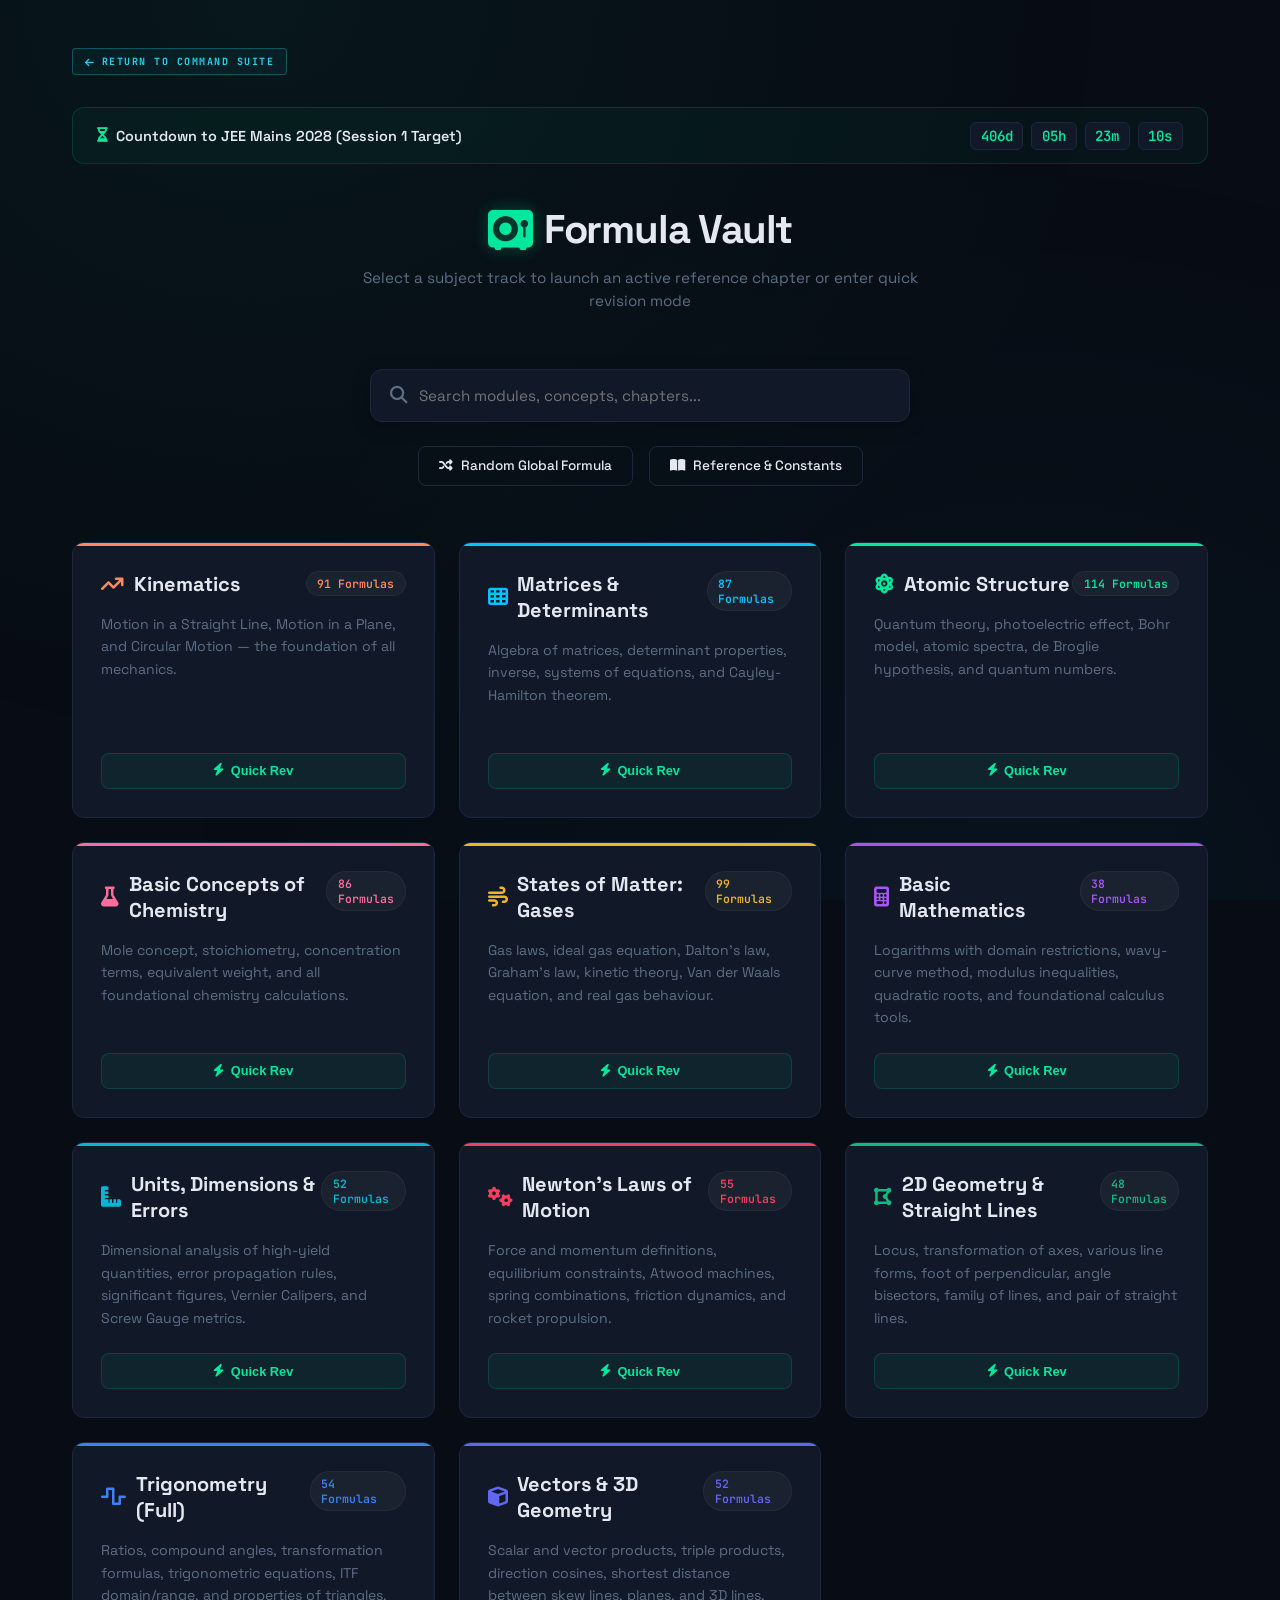
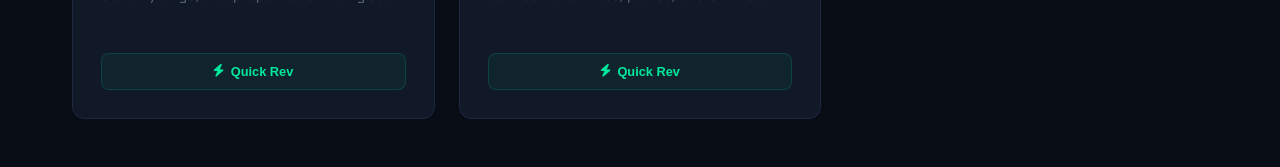
<file: index.html>
<!DOCTYPE html>
<html lang="en">
<head>
  <meta charset="UTF-8">
  <meta name="viewport" content="width=device-width, initial-scale=1.0">
  <title>Formula Vault — Portal</title>
  <!-- Google Fonts -->
  <link href="https://fonts.googleapis.com/css2?family=Space+Grotesk:wght@300;400;500;600;700;800&family=JetBrains+Mono:wght@400;500;600&display=swap" rel="stylesheet">
  <!-- Font Awesome Icons -->
  <link rel="stylesheet" href="https://cdnjs.cloudflare.com/ajax/libs/font-awesome/6.5.0/css/all.min.css">
  <!-- External Stylesheet -->
  <link rel="stylesheet" href="style.css">
</head>
<body>
  <div class="portal-container">

    <!-- Unified Command Suite Portal Return Link -->
    <div style="margin-bottom: 2rem;">
      <a href="https://sandeshbanala0811.github.io/JEE-Unified-Portal/" style="display: inline-flex; align-items: center; gap: 6px; font-family: 'JetBrains Mono', monospace; font-size: 10px; font-weight: bold; color: #22d3ee; background: rgba(34, 211, 238, 0.05); border: 1px solid rgba(34, 211, 238, 0.3); padding: 6px 12px; border-radius: 4px; text-decoration: none; text-transform: uppercase; letter-spacing: 0.15em; transition: all 0.2s ease-in-out;" onmouseover="this.style.borderColor='rgba(34, 211, 238, 0.8)'; this.style.background='rgba(34, 211, 238, 0.15)';" onmouseout="this.style.borderColor='rgba(34, 211, 238, 0.3)'; this.style.background='rgba(34, 211, 238, 0.05)';"><i class="fa-solid fa-arrow-left" style="font-size: 10px;"></i> Return to Command Suite</a>
    </div>

    <!-- Countdown targeted at JEE Main 2028 (Mid-January) -->
    <div class="countdown-container">
      <span class="countdown-title"><i class="fa-solid fa-hourglass-half"></i> Countdown to JEE Mains 2028 (Session 1 Target)</span>
      <div class="countdown-timer" id="timer">
        <div class="timer-segment" id="days">--d</div>
        <div class="timer-segment" id="hours">--h</div>
        <div class="timer-segment" id="mins">--m</div>
        <div class="timer-segment" id="secs">--s</div>
      </div>
    </div>

    <header class="portal-header">
      <h1><i class="fa-solid fa-vault"></i>Formula Vault</h1>
      <p>Select a subject track to launch an active reference chapter or enter quick revision mode</p>
    </header>

    <div class="portal-search">
      <i class="fa-solid fa-magnifying-glass"></i>
      <input type="text" id="searchInput" placeholder="Search modules, concepts, chapters..." aria-label="Search modules">
    </div>

    <div class="portal-actions-bar">
      <button class="action-btn" id="randomBtn"><i class="fa-solid fa-shuffle"></i> Random Global Formula</button>
      <button class="action-btn" id="constantsBtn"><i class="fa-solid fa-book-open"></i> Reference &amp; Constants</button>
    </div>

    <!-- Starred Formulas Cheat Sheet -->
    <section class="starred-section" id="starredSection">
      <h2 class="starred-title"><i class="fa-solid fa-star"></i> My Starred Cheat Sheet</h2>
      <div class="starred-grid" id="starredGrid"></div>
    </section>

    <div class="chapter-grid" id="chapterGrid"></div>
  </div>

  <!-- Global Quick Revision Modal -->
  <div class="modal-overlay" id="modal">
    <div class="modal">
      <button class="modal-close" onclick="closeModal('modal')"><i class="fa-solid fa-xmark"></i></button>
      <div class="modal-subject" id="modalSubject"></div>
      <div class="modal-name" id="modalName"></div>
      <div class="modal-formula hidden-f" id="modalFormula">—</div>
      <div class="modal-btns">
        <button id="modalReveal">Reveal</button>
        <button id="modalNext" class="primary">Next</button>
      </div>
    </div>
  </div>

  <!-- Constants Reference Sheet Modal -->
  <div class="modal-overlay" id="constantsModal">
    <div class="modal" style="text-align: left; max-width: 600px;">
      <button class="modal-close" onclick="closeModal('constantsModal')"><i class="fa-solid fa-xmark"></i></button>
      <h2 style="font-size: 1.25rem; margin-bottom: 0.5rem;"><i class="fa-solid fa-book-open" style="color: var(--accent);"></i> Physical Constants &amp; Conversions</h2>
      <p style="font-size: 0.85rem; color: var(--muted); margin-bottom: 1rem;">High-yield baseline metrics for computations.</p>
      
      <table class="ref-table">
        <thead>
          <tr>
            <th>Quantity / Constant</th>
            <th>Standard Notation / Value</th>
          </tr>
        </thead>
        <tbody>
          <tr>
            <td>Planck's Constant (<b>h</b>)</td>
            <td><code>6.626 × 10⁻³⁴ J·s</code></td>
          </tr>
          <tr>
            <td>Speed of Light (<b>c</b>)</td>
            <td><code>3 × 10⁸ m/s</code></td>
          </tr>
          <tr>
            <td>Avogadro's Number (<b>N<sub>A</sub></b>)</td>
            <td><code>6.022 × 10²³ mol⁻¹</code></td>
          </tr>
          <tr>
            <td>Universal Gas Constant (<b>R</b>)</td>
            <td><code>8.314 J/(mol·K) | 0.0821 L·atm/(mol·K)</code></td>
          </tr>
          <tr>
            <td>Electron Charge (e)</td>
            <td><code>1.602 × 10⁻¹⁹ C</code></td>
          </tr>
          <tr>
            <td>1 Electron Volt (eV)</td>
            <td><code>1.602 × 10⁻¹⁹ J</code></td>
          </tr>
          <tr>
            <td>1 Litre-Atmosphere</td>
            <td><code>101.325 Joules</code></td>
          </tr>
        </tbody>
      </table>
    </div>
  </div>

  <div id="toast"><i class="fa-solid fa-check"></i> <span id="toastMsg">Copied!</span></div>

  <!-- External Script -->
  <script src="script.js"></script>
</body>
</html>
</file>
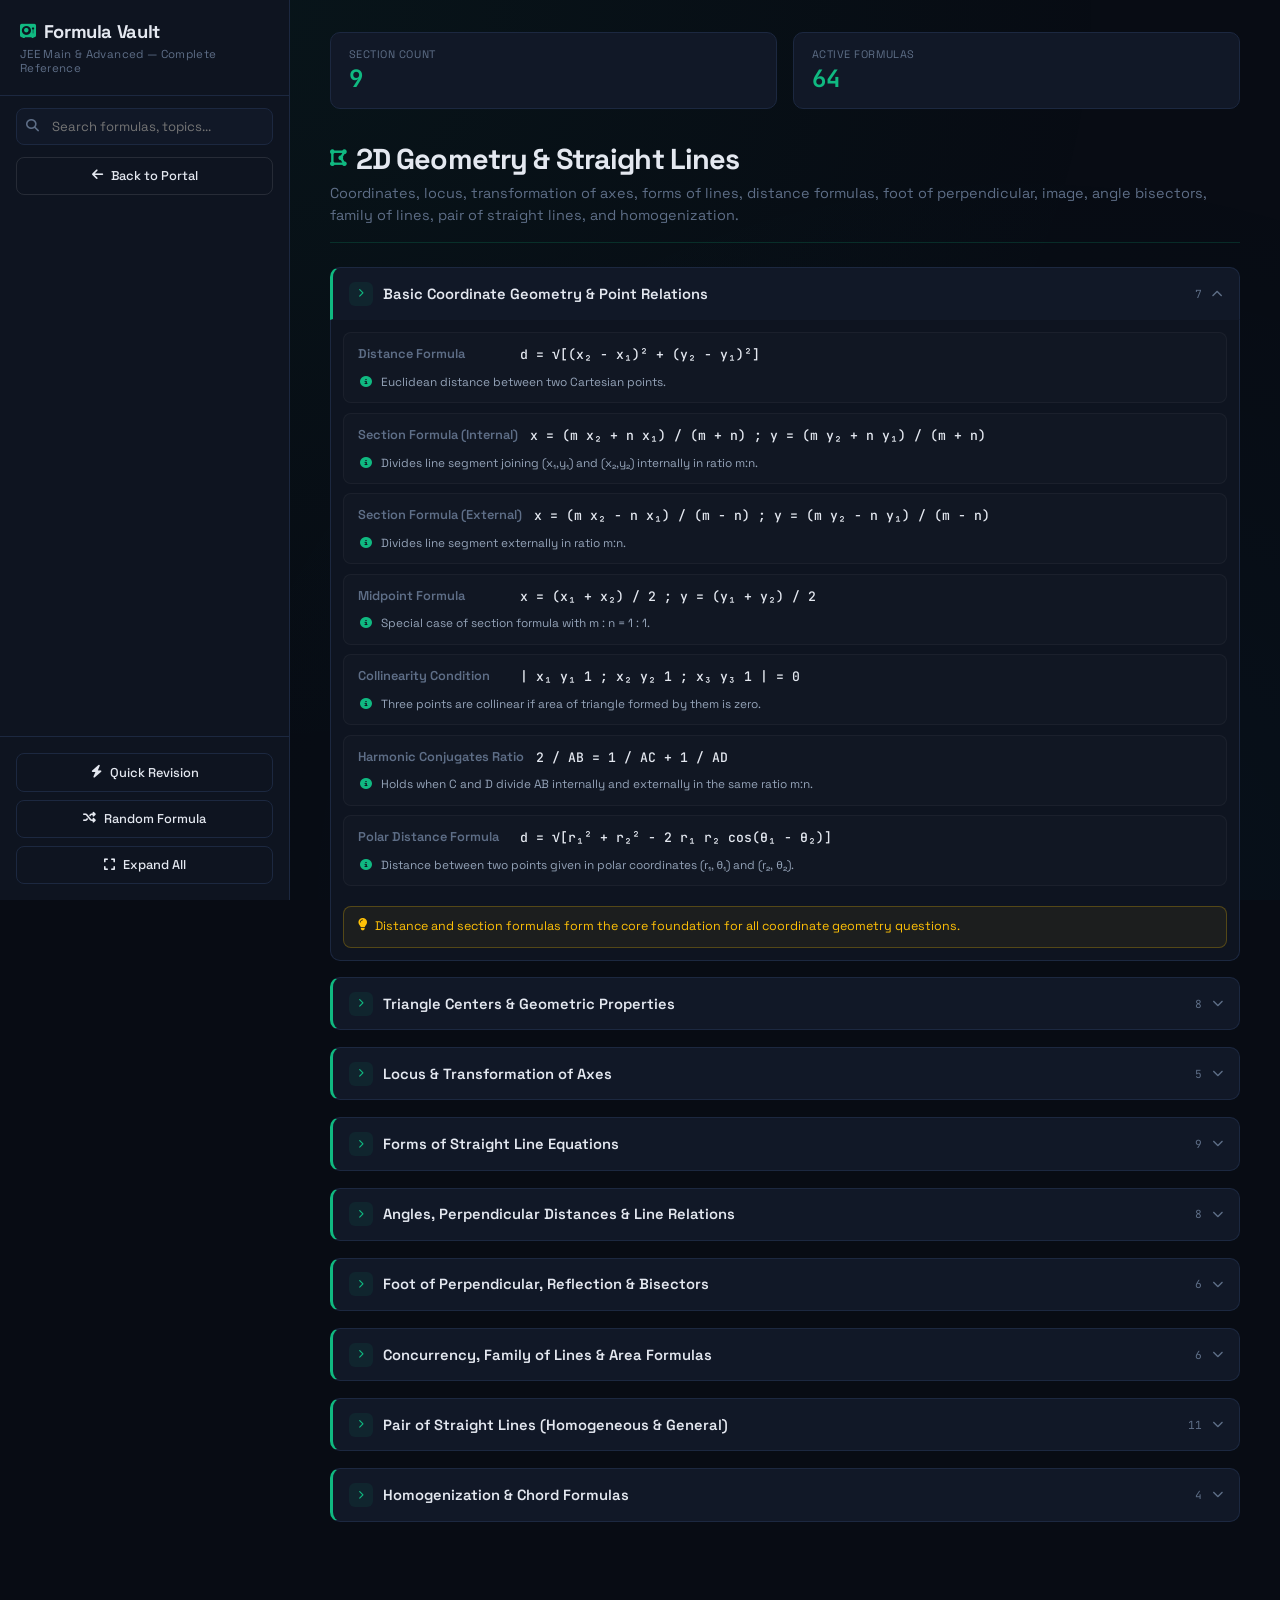
<file: chapters/2d-geometry.html>
<!DOCTYPE html>
<html lang="en">
<head>
<meta charset="UTF-8">
<meta name="viewport" content="width=device-width, initial-scale=1.0">
<title>JEE Formula Vault — 2D Geometry & Straight Lines</title>
<link href="https://fonts.googleapis.com/css2?family=Space+Grotesk:wght@300;400;500;600;700;800&family=JetBrains+Mono:wght@400;500;600&display=swap" rel="stylesheet">
<link rel="stylesheet" href="https://cdnjs.cloudflare.com/ajax/libs/font-awesome/6.5.0/css/all.min.css">
<style>
:root {
  --bg: #080c14;
  --bg2: #0e1420;
  --card: #111827;
  --card2: #161f30;
  --border: #1c2840;
  --fg: #e4e8f0;
  --muted: #5e6e87;
  --accent: #10b981; /* Emerald Theme */
  --accent-glow: rgba(16, 185, 129, 0.05);
  --accent-glow-active: rgba(16, 185, 129, 0.1);
  --accent-mark: rgba(16, 185, 129, 0.25);
  --radius: 10px;
  --tip-bg: rgba(255, 193, 7, 0.06);
  --tip-border: rgba(255, 193, 7, 0.25);
  --tip-text: #ffc107;
}

* { margin: 0; padding: 0; box-sizing: border-box; }

body {
  font-family: 'Space Grotesk', sans-serif;
  background: var(--bg);
  color: var(--fg);
  min-height: 100vh;
  overflow-x: hidden;
}

body::before {
  content: '';
  position: fixed;
  inset: 0;
  background: radial-gradient(ellipse at 20% 0%, var(--accent-glow), transparent 60%),
              radial-gradient(ellipse at 80% 100%, rgba(0, 196, 255, 0.03), transparent 60%);
  pointer-events: none;
  z-index: 0;
}

::-webkit-scrollbar { width: 6px; }
::-webkit-scrollbar-track { background: var(--bg2); }
::-webkit-scrollbar-thumb { background: var(--border); border-radius: 3px; }
::-webkit-scrollbar-thumb:hover { background: #2a3a5c; }

#sidebar {
  position: fixed;
  left: 0;
  top: 0;
  bottom: 0;
  width: 290px;
  background: var(--bg2);
  border-right: 1px solid var(--border);
  z-index: 100;
  display: flex;
  flex-direction: column;
  transition: transform .3s ease;
}

.sidebar-head {
  padding: 1.25rem;
  border-bottom: 1px solid var(--border);
}

.sidebar-head h2 {
  font-size: 1.15rem;
  font-weight: 700;
  letter-spacing: -.02em;
  display: flex;
  align-items: center;
  gap: .5rem;
}

.sidebar-head h2 i {
  color: var(--accent);
  font-size: .9rem;
}

.sidebar-head .sub {
  font-size: .72rem;
  color: var(--muted);
  margin-top: .25rem;
  letter-spacing: .03em;
}

.search-box {
  padding: .75rem 1rem;
  position: relative;
}

.search-box i {
  position: absolute;
  left: 1.65rem;
  top: 50%;
  transform: translateY(-50%);
  color: var(--muted);
  font-size: .8rem;
}

.search-box input {
  width: 100%;
  padding: .55rem .75rem .55rem 2.2rem;
  background: var(--card);
  border: 1px solid var(--border);
  border-radius: 8px;
  color: var(--fg);
  font-family: inherit;
  font-size: .82rem;
  outline: none;
  transition: border-color .2s;
}

.search-box input:focus { border-color: var(--accent); }

.sidebar-actions {
  padding: 1rem;
  border-top: 1px solid var(--border);
  display: flex;
  flex-direction: column;
  gap: .5rem;
  margin-top: auto;
}

.action-btn {
  display: flex;
  align-items: center;
  justify-content: center;
  gap: .5rem;
  padding: .6rem;
  border-radius: 8px;
  border: 1px solid var(--border);
  background: transparent;
  color: var(--fg);
  font-family: inherit;
  font-size: .8rem;
  font-weight: 500;
  cursor: pointer;
  transition: all .2s;
  text-decoration: none;
}

.action-btn:hover {
  border-color: var(--accent);
  color: var(--accent);
  background: var(--accent-glow);
}

.action-btn.active {
  background: var(--accent-glow-active);
  border-color: var(--accent);
  color: var(--accent);
}

#menuBtn {
  display: none;
  position: fixed;
  top: 1rem;
  left: 1rem;
  z-index: 200;
  width: 40px;
  height: 40px;
  border-radius: 8px;
  background: var(--card);
  border: 1px solid var(--border);
  color: var(--fg);
  font-size: 1rem;
  cursor: pointer;
  align-items: center;
  justify-content: center;
}

#overlay {
  display: none;
  position: fixed;
  inset: 0;
  background: rgba(0,0,0,.5);
  z-index: 90;
}

#main {
  margin-left: 290px;
  padding: 2rem 2.5rem 4rem;
  position: relative;
  z-index: 1;
  min-height: 100vh;
}

.hero {
  display: flex;
  gap: 1rem;
  margin-bottom: 2rem;
  flex-wrap: wrap;
}

.stat-card {
  background: var(--card);
  border: 1px solid var(--border);
  border-radius: var(--radius);
  padding: .85rem 1.1rem;
  flex: 1;
  min-width: 130px;
  transition: border-color .2s, transform .2s;
}

.stat-card:hover {
  border-color: rgba(255, 255, 255, .15);
  transform: translateY(-2px);
}

.stat-card .sc-label {
  font-size: .68rem;
  color: var(--muted);
  text-transform: uppercase;
  letter-spacing: .05em;
}

.stat-card .sc-val {
  font-size: 1.5rem;
  font-weight: 700;
  font-family: 'JetBrains Mono', monospace;
  margin-top: .15rem;
}

.subject-header {
  margin-bottom: 1.5rem;
  padding-bottom: 1rem;
  border-bottom: 1px solid var(--border);
}

.subject-header h1 {
  font-size: 1.8rem;
  font-weight: 800;
  letter-spacing: -.03em;
  display: flex;
  align-items: center;
  gap: .6rem;
}

.subject-header h1 i { font-size: 1.2rem; }

.subject-header p {
  color: var(--muted);
  font-size: .9rem;
  margin-top: .4rem;
  line-height: 1.5;
}

.section { margin-bottom: 1rem; }

.section-header {
  display: flex;
  align-items: center;
  gap: .6rem;
  padding: .85rem 1rem;
  background: var(--card);
  border: 1px solid var(--border);
  border-radius: var(--radius);
  cursor: pointer;
  transition: all .2s;
  user-select: none;
}

.section-header:hover {
  border-color: rgba(255, 255, 255, .15);
  background: var(--card2);
}

.section-header.open {
  border-radius: var(--radius) var(--radius) 0 0;
  border-bottom-color: transparent;
}

.section-header .sh-icon {
  width: 24px;
  height: 24px;
  display: flex;
  align-items: center;
  justify-content: center;
  border-radius: 6px;
  font-size: .7rem;
  flex-shrink: 0;
}

.section-header .sh-title {
  font-size: .92rem;
  font-weight: 600;
  flex: 1;
}

.section-header .sh-count {
  font-size: .7rem;
  color: var(--muted);
  font-family: 'JetBrains Mono', monospace;
}

.section-header .sh-arrow {
  color: var(--muted);
  font-size: .7rem;
  transition: transform .25s;
}

.section-header.open .sh-arrow { transform: rotate(180deg); }

.section-body {
  overflow: hidden;
  max-height: 0;
  transition: max-height .35s ease, border-color .2s;
  border: 1px solid transparent;
  border-top: none;
  border-radius: 0 0 var(--radius) var(--radius);
}

.section-body.open {
  max-height: 12000px;
  border-color: var(--border);
  background: var(--bg2);
}

.formula-grid {
  padding: .75rem;
  display: grid;
  grid-template-columns: 1fr;
  gap: .6rem;
}

.formula-card {
  display: flex;
  flex-direction: column;
  gap: .25rem;
  padding: .75rem .9rem;
  background: rgba(255, 255, 255, .015);
  border: 1px solid rgba(255, 255, 255, .04);
  border-radius: 8px;
  cursor: pointer;
  transition: all .2s;
  position: relative;
}

.formula-card:hover {
  background: rgba(255, 255, 255, .035);
  border-color: rgba(255, 255, 255, .08);
}

.formula-card:active { transform: scale(.995); }

.fc-main-row { display: flex; align-items: flex-start; gap: .75rem; width: 100%; }

.formula-card .fc-name {
  font-size: .8rem;
  color: var(--muted);
  min-width: 150px;
  flex-shrink: 0;
  font-weight: 600;
  line-height: 1.4;
}

.formula-card .fc-formula {
  font-family: 'JetBrains Mono', monospace;
  font-size: .82rem;
  font-weight: 500;
  color: var(--fg);
  line-height: 1.5;
  word-break: break-word;
  flex-grow: 1;
}

.formula-card .fc-exp {
  font-size: 0.74rem;
  color: #94a3b8;
  margin-top: 0.25rem;
  line-height: 1.45;
  font-weight: 400;
  padding-left: 0.1rem;
}
.formula-card .fc-exp i { color: var(--accent); margin-right: 0.35rem; }

.formula-card .fc-copy {
  position: absolute;
  top: .5rem;
  right: .5rem;
  opacity: 0;
  font-size: .65rem;
  color: var(--muted);
  transition: opacity .15s;
}

.formula-card .fc-star {
  position: absolute;
  top: .5rem;
  right: 1.8rem;
  opacity: 0;
  font-size: .75rem;
  color: #ffb81c;
  transition: opacity 0.15s, transform 0.1s;
}

.formula-card:hover .fc-copy, .formula-card:hover .fc-star { opacity: 1; }
.formula-card .fc-star.active { opacity: 1 !important; }
.formula-card .fc-star:active { transform: scale(1.2); }

.jee-tip {
  margin: .5rem .75rem .75rem;
  padding: .65rem .85rem;
  background: var(--tip-bg);
  border: 1px solid var(--tip-border);
  border-radius: 8px;
  font-size: .78rem;
  color: var(--tip-text);
  line-height: 1.55;
  display: flex;
  gap: .5rem;
  align-items: flex-start;
}

.jee-tip i { margin-top: 2px; flex-shrink: 0; }

.master-sheet { margin-top: 2rem; display: none; }
.master-sheet.show-master { display: block !important; }

.master-sheet h2 {
  font-size: 1.15rem;
  font-weight: 700;
  margin-bottom: 1rem;
  display: flex;
  align-items: center;
  gap: .5rem;
}

.master-sheet h2 i { color: var(--accent); }

.master-grid {
  display: grid;
  grid-template-columns: repeat(auto-fill, minmax(320px, 1fr));
  gap: .5rem;
}

.master-card {
  display: flex;
  gap: .6rem;
  padding: .65rem .8rem;
  background: var(--card);
  border: 1px solid var(--border);
  border-radius: 8px;
  cursor: pointer;
  transition: all .2s;
}

.master-card:hover {
  border-color: rgba(16, 185, 129, .3);
  transform: translateY(-1px);
}

.master-card .mc-concept {
  font-size: .72rem;
  color: var(--muted);
  min-width: 110px;
  flex-shrink: 0;
  font-weight: 500;
}

.master-card .mc-formula {
  font-family: 'JetBrains Mono', monospace;
  font-size: .78rem;
  line-height: 1.5;
}

mark {
  background: var(--accent-mark);
  color: var(--fg);
  border-radius: 2px;
  padding: 0 2px;
}

#toast {
  position: fixed;
  bottom: 2rem;
  right: 2rem;
  padding: .65rem 1.1rem;
  background: var(--card2);
  border: 1px solid var(--accent);
  border-radius: 8px;
  font-size: .8rem;
  color: var(--accent);
  z-index: 500;
  opacity: 0;
  transform: translateY(10px);
  transition: all .25s;
  pointer-events: none;
  display: flex;
  align-items: center;
  gap: .5rem;
}

#toast.show { opacity: 1; transform: translateY(0); }

.modal-overlay {
  position: fixed;
  inset: 0;
  background: rgba(0,0,0,.7);
  z-index: 300;
  display: flex;
  align-items: center;
  justify-content: center;
  opacity: 0;
  pointer-events: none;
  transition: opacity .25s;
}

.modal-overlay.show { opacity: 1; pointer-events: auto; }

.modal {
  background: var(--card);
  border: 1px solid var(--border);
  border-radius: 16px;
  padding: 2rem;
  max-width: 500px;
  width: 90%;
  text-align: center;
  transform: scale(.9);
  transition: transform .25s;
}

.modal-overlay.show .modal { transform: scale(1); }

.modal .modal-subject {
  font-size: .72rem;
  text-transform: uppercase;
  letter-spacing: .06em;
  margin-bottom: .5rem;
}

.modal .modal-name {
  font-size: 1.1rem;
  font-weight: 600;
  margin-bottom: 1.25rem;
  min-height: 1.5rem;
}

.modal .modal-formula {
  font-family: 'JetBrains Mono', monospace;
  font-size: 1.3rem;
  font-weight: 600;
  padding: 1.25rem;
  background: var(--bg);
  border: 1px solid var(--border);
  border-radius: 10px;
  margin-bottom: 1rem;
  min-height: 60px;
  display: flex;
  align-items: center;
  justify-content: center;
  cursor: pointer;
  transition: all .2s;
}

.modal .modal-formula:hover { border-color: var(--accent); }

.modal .modal-formula.hidden-f { filter: blur(8px); user-select: none; }

.modal .modal-btns { display: flex; gap: .75rem; justify-content: center; }

.modal .modal-btns button {
  padding: .55rem 1.25rem;
  border-radius: 8px;
  border: 1px solid var(--border);
  background: transparent;
  color: var(--fg);
  font-family: inherit;
  font-size: .82rem;
  font-weight: 500;
  cursor: pointer;
  transition: all .2s;
}

.modal .modal-btns button:hover { border-color: var(--accent); color: var(--accent); }

.modal .modal-btns button.primary { background: var(--accent); color: #080c14; border-color: var(--accent); font-weight: 600; }

.modal .modal-btns button.primary:hover { opacity: .85; }

#backTop {
  position: fixed;
  bottom: 2rem;
  left: 310px;
  width: 38px;
  height: 38px;
  border-radius: 50%;
  background: var(--card);
  border: 1px solid var(--border);
  color: var(--muted);
  display: flex;
  align-items: center;
  justify-content: center;
  cursor: pointer;
  z-index: 50;
  opacity: 0;
  transition: all .25s;
  font-size: .85rem;
}

#backTop.show { opacity: 1; }
#backTop:hover { color: var(--accent); border-color: var(--accent); }

@media(max-width:860px){
  #sidebar { transform: translateX(-100%); }
  #sidebar.open { transform: translateX(0); }
  #menuBtn { display: flex; }
  #main { margin-left: 0; padding: 1.25rem 1rem 3rem; padding-top: 3.5rem; }
  #backTop { left: 1rem; bottom: 1rem; }
  .hero { gap: .5rem; }
  .stat-card { min-width: 100px; padding: .6rem .8rem; }
  .stat-card .sc-val { font-size: 1.2rem; }
  .formula-card .fc-main-row { flex-direction: column; gap: .25rem; }
  .formula-card .fc-name { min-width: unset; }
  .master-grid { grid-template-columns: 1fr; }
}
</style>
</head>
<body>

<button id="menuBtn" aria-label="Open menu"><i class="fa-solid fa-bars"></i></button>
<div id="overlay"></div>

<aside id="sidebar">
  <div class="sidebar-head">
    <h2><i class="fa-solid fa-vault"></i> Formula Vault</h2>
    <div class="sub">JEE Main & Advanced — Complete Reference</div>
  </div>
  <div class="search-box">
    <i class="fa-solid fa-magnifying-glass"></i>
    <input type="text" id="searchInput" placeholder="Search formulas, topics..." aria-label="Search formulas">
  </div>
  <div style="padding: 0 1rem 0.5rem 1rem;">
     <a href="../index.html" class="action-btn" style="width: 100%; border-color: rgba(255,255,255,0.1);"><i class="fa-solid fa-arrow-left"></i> Back to Portal</a>
  </div>
  <div class="sidebar-actions">
    <button class="action-btn" id="qrBtn"><i class="fa-solid fa-bolt"></i> Quick Revision</button>
    <button class="action-btn" id="randomBtn"><i class="fa-solid fa-shuffle"></i> Random Formula</button>
    <button class="action-btn" id="expandBtn"><i class="fa-solid fa-expand"></i> Expand All</button>
  </div>
</aside>

<main id="main"></main>

<div id="toast"><i class="fa-solid fa-check"></i> <span id="toastMsg">Copied!</span></div>

<div class="modal-overlay" id="modal">
  <div class="modal">
    <div class="modal-subject" id="modalSubject"></div>
    <div class="modal-name" id="modalName"></div>
    <div class="modal-formula hidden-f" id="modalFormula">—</div>
    <div class="modal-btns">
      <button id="modalReveal">Reveal</button>
      <button id="modalNext" class="primary">Next</button>
    </div>
  </div>
</div>
<button id="backTop" aria-label="Back to top"><i class="fa-solid fa-arrow-up"></i></button>

<script>
const FORMULA_DATA = {
  id: '2d-geometry',
  ti: '2D Geometry & Straight Lines',
  ic: 'fa-solid fa-draw-polygon',
  c: '#10b981',
  d: 'Coordinates, locus, transformation of axes, forms of lines, distance formulas, foot of perpendicular, image, angle bisectors, family of lines, pair of straight lines, and homogenization.',
  sections: [
    {
      s: 'Basic Coordinate Geometry & Point Relations',
      t: 'Distance and section formulas form the core foundation for all coordinate geometry questions.',
      i: [
        { n: 'Distance Formula', f: 'd = √[(x₂ - x₁)² + (y₂ - y₁)²]', qr: true, e: 'Euclidean distance between two Cartesian points.' },
        { n: 'Section Formula (Internal)', f: 'x = (m x₂ + n x₁) / (m + n)  ;  y = (m y₂ + n y₁) / (m + n)', qr: true, e: 'Divides line segment joining (x₁,y₁) and (x₂,y₂) internally in ratio m:n.' },
        { n: 'Section Formula (External)', f: 'x = (m x₂ - n x₁) / (m - n)  ;  y = (m y₂ - n y₁) / (m - n)', e: 'Divides line segment externally in ratio m:n.' },
        { n: 'Midpoint Formula', f: 'x = (x₁ + x₂) / 2  ;  y = (y₁ + y₂) / 2', e: 'Special case of section formula with m : n = 1 : 1.' },
        { n: 'Collinearity Condition', f: '| x₁ y₁ 1 ; x₂ y₂ 1 ; x₃ y₃ 1 | = 0', qr: true, e: 'Three points are collinear if area of triangle formed by them is zero.' },
        { n: 'Harmonic Conjugates Ratio', f: '2 / AB = 1 / AC + 1 / AD', e: 'Holds when C and D divide AB internally and externally in the same ratio m:n.' },
        { n: 'Polar Distance Formula', f: 'd = √[r₁² + r₂² - 2 r₁ r₂ cos(θ₁ - θ₂)]', e: 'Distance between two points given in polar coordinates (r₁, θ₁) and (r₂, θ₂).' }
      ]
    },
    {
      s: 'Triangle Centers & Geometric Properties',
      t: 'Memorise centroid, incenter, orthocenter, and circumcenter coordinates along with the Euler line property.',
      i: [
        { n: 'Shoelace Area Formula', f: 'Area = ½ | x₁(y₂ - y₃) + x₂(y₃ - y₁) + x₃(y₁ - y₂) |', qr: true, e: 'Calculates area of triangle from vertex coordinates.' },
        { n: 'Centroid (G)', f: 'G = ((x₁ + x₂ + x₃)/3 , (y₁ + y₂ + y₃)/3)', qr: true, e: 'Intersection of medians. Divides medians in 2:1 ratio.' },
        { n: 'Incenter (I)', f: 'I = ((a x₁ + b x₂ + c x₃)/(a+b+c) , (a y₁ + b y₂ + c y₃)/(a+b+c))', qr: true, e: 'Intersection of internal angle bisectors. Center of inscribed circle.' },
        { n: 'Excenter (I_A opposite A)', f: 'I_A = ((-a x₁ + b x₂ + c x₃)/(-a+b+c) , (-a y₁ + b y₂ + c y₃)/(-a+b+c))', e: 'Center of excircle touching side a externally.' },
        { n: 'Orthocenter (H)', f: 'H = ((x₁ tan A + x₂ tan B + x₃ tan C)/Σtan A , (y₁ tan A + y₂ tan B + y₃ tan C)/Σtan A)', qr: true, e: 'Intersection of altitudes of triangle ABC.' },
        { n: 'Circumcenter (O)', f: 'O = ((x₁ sin 2A + x₂ sin 2B + x₃ sin 2C)/Σsin 2A , (y₁ sin 2A + y₂ sin 2B + y₃ sin 2C)/Σsin 2A)', qr: true, e: 'Intersection of perpendicular bisectors of sides.' },
        { n: 'Nine-Point Center (N)', f: 'N = (O + H) / 2', e: 'Center of nine-point circle. Lies exactly at midpoint of OH.' },
        { n: 'Euler Line Collinearity', f: 'O, G, H are collinear and O G : G H = 1 : 2', qr: true, e: 'Centroid G divides line segment connecting Circumcenter O and Orthocenter H in 1:2 ratio.' }
      ]
    },
    {
      s: 'Locus & Transformation of Axes',
      t: 'To find locus: assume moving point (h, k), apply geometric constraints, then replace (h, k) with (x, y).',
      i: [
        { n: 'Locus Solving Protocol', f: 'Assume P(h,k) -> apply geometric relation -> eliminate parameters -> replace (h,k) -> (x,y)', qr: true, e: 'Standard 5-step method for solving locus problems.' },
        { n: 'Shift of Origin (Translation)', f: 'x = X + h  ;  y = Y + k  [where new origin is at (h, k)]', qr: true, e: 'Translates origin without rotating coordinate axes.' },
        { n: 'Rotation of Axes', f: 'X = x cos θ + y sin θ  ;  Y = -x sin θ + y cos θ', qr: true, e: 'Rotates axes counter-clockwise by angle θ without shifting origin.' },
        { n: 'Inverse Rotation Matrix', f: 'x = X cos θ - Y sin θ  ;  y = X sin θ + Y cos θ', e: 'Expresses old coordinates in terms of new rotated coordinates.' },
        { n: 'Combined Translation & Rotation', f: 'x = h + X cos θ - Y sin θ  ;  y = k + X sin θ + Y cos θ', e: 'Performs shift of origin to (h, k) followed by counter-clockwise rotation by θ.' }
      ]
    },
    {
      s: 'Forms of Straight Line Equations',
      t: 'Choose parametric form when dealing with distances along a line; use intercept form when axis lengths are given.',
      i: [
        { n: 'Slope of Line', f: 'm = tan θ = (y₂ - y₁) / (x₂ - x₁)', e: 'Inclination angle θ measured counter-clockwise from positive x-axis.' },
        { n: 'General Linear Form', f: 'a x + b y + c = 0  =>  Slope m = -a/b', qr: true, e: 'Standard equation of a straight line in 2D space.' },
        { n: 'Slope-Intercept Form', f: 'y = m x + c', qr: true, e: 'm = slope, c = y-intercept.' },
        { n: 'Point-Slope Form', f: 'y - y₁ = m (x - x₁)', e: 'Line passing through (x₁, y₁) with given slope m.' },
        { n: 'Two-Point Form', f: 'y - y₁ = [(y₂ - y₁) / (x₂ - x₁)] · (x - x₁)', e: 'Line passing through two distinct points (x₁, y₁) and (x₂, y₂).' },
        { n: 'Intercept Form', f: 'x/a + y/b = 1  (a = x-intercept, b = y-intercept)', qr: true, e: 'Useful when intercepts on coordinate axes are specified.' },
        { n: 'Normal / Perpendicular Form', f: 'x cos α + y sin α = p', qr: true, e: 'p = length of perpendicular from origin, α = angle of normal with x-axis.' },
        { n: 'Parametric / Symmetric Form', f: '(x - x₁) / cos θ = (y - y₁) / sin θ = r  =>  (x, y) = (x₁ + r cos θ, y₁ + r sin θ)', qr: true, e: 'r is distance of point (x, y) from fixed point (x₁, y₁) along direction θ.' },
        { n: 'Polar Line Equation', f: 'r cos(θ - α) = p', e: 'Polar equivalent of normal form.' }
      ]
    },
    {
      s: 'Angles, Perpendicular Distances & Line Relations',
      t: 'Two lines are parallel if m₁ = m₂ and perpendicular if m₁ · m₂ = -1.',
      i: [
        { n: 'Angle Between Two Lines', f: 'tan θ = | (m₁ - m₂) / (1 + m₁ m₂) |', qr: true, e: 'Acute angle between lines with slopes m₁ and m₂.' },
        { n: 'Parallel Lines Condition', f: 'm₁ = m₂  =>  a₁ / a₂ = b₁ / b₂', qr: true, e: 'Slopes are equal for parallel lines.' },
        { n: 'Perpendicular Lines Condition', f: 'm₁ · m₂ = -1  =>  a₁ a₂ + b₁ b₂ = 0', qr: true, e: 'Product of slopes equals -1.' },
        { n: 'Perpendicular Distance', f: 'd = |a x₁ + b y₁ + c| / √(a² + b²)', qr: true, e: 'Shortest distance from point (x₁, y₁) to line a x + b y + c = 0.' },
        { n: 'Distance Between Parallel Lines', f: 'd = |c₁ - c₂| / √(a² + b²)', qr: true, e: 'Applies for parallel lines a x + b y + c₁ = 0 and a x + b y + c₂ = 0.' },
        { n: 'Origin Perp Distance Intercept Form', f: '1 / p² = 1 / a² + 1 / b²', qr: true, e: 'Relates perpendicular distance from origin p to x and y intercepts a and b.' },
        { n: 'Position of Two Points', f: 'Same side if (a x₁ + b y₁ + c)(a x₂ + b y₂ + c) > 0  ;  Opposite if < 0', e: 'Determines if two points lie on same or opposite sides of a line.' },
        { n: 'Point Inside Triangle Test', f: 'P is inside ΔABC if L_i(P) and L_i(vertex) have same sign for all 3 sides', qr: true, e: 'Checks whether point P lies strictly interior to triangle ABC.' }
      ]
    },
    {
      s: 'Foot of Perpendicular, Reflection & Bisectors',
      t: 'Image formula differs from foot of perpendicular only by a factor of 2 in the multiplier.',
      i: [
        { n: 'Foot of Perpendicular (h, k)', f: '(h - x₁)/a = (k - y₁)/b = -(a x₁ + b y₁ + c) / (a² + b²)', qr: true, e: 'Calculates foot of altitude dropped from (x₁, y₁) onto line a x + b y + c = 0.' },
        { n: 'Image / Reflection (h, k)', f: '(h - x₁)/a = (k - y₁)/b = -2(a x₁ + b y₁ + c) / (a² + b²)', qr: true, e: 'Finds mirror image of point (x₁, y₁) across line mirror a x + b y + c = 0.' },
        { n: 'Angle Bisector Equations', f: '(a₁ x + b₁ y + c₁) / √(a₁² + b₁²) = +- (a₂ x + b₂ y + c₂) / √(a₂² + b₂²)', qr: true, e: 'Equations of two lines bisecting angles between intersecting lines.' },
        { n: 'Acute / Obtuse Bisector Test', f: 'Make c₁, c₂ > 0. If a₁ a₂ + b₁ b₂ > 0, (+) is Obtuse, (-) is Acute', qr: true, e: 'Determines which bisector corresponds to acute or obtuse angle.' },
        { n: 'Origin Containing Bisector', f: 'Make c₁, c₂ > 0. Then (+) sign gives bisector of region containing origin', e: 'Identifies the angle bisector passing through origin domain.' },
        { n: 'Point Containing Bisector', f: 'Evaluate L₁(x₀,y₀) & L₂(x₀,y₀). If same sign, (+) sign gives bisector containing (x₀,y₀)', e: 'Identifies bisector passing through region containing specific point (x₀, y₀).' }
      ]
    },
    {
      s: 'Concurrency, Family of Lines & Area Formulas',
      t: 'Three lines are concurrent if the determinant formed by their coefficients equals zero.',
      i: [
        { n: 'Concurrency Condition', f: '| a₁ b₁ c₁ ; a₂ b₂ c₂ ; a₃ b₃ c₃ | = 0', qr: true, e: 'Condition for three non-parallel lines to pass through a common point.' },
        { n: 'Family of Straight Lines', f: 'L₁ + λ L₂ = 0', qr: true, e: 'Represents all straight lines passing through intersection of L₁ = 0 and L₂ = 0.' },
        { n: 'Fixed Point of Line Family', f: 'Express line as A(x - x₀) + B(y - y₀) = 0 => fixed point is (x₀, y₀)', e: 'Finds concurrence point for single parameter line family.' },
        { n: 'Area of Triangle with Axes', f: 'Area = c² / (2 |a b|)', qr: true, e: 'Area of triangle bounded by line a x + b y + c = 0 and coordinate axes.' },
        { n: 'Parallelogram Area Formula', f: 'Area = | (c₁ - d₁)(c₂ - d₂) / (a₁ b₂ - a₂ b₁) |', qr: true, e: 'Area of parallelogram formed by parallel line pairs a₁x+b₁y+c₁=0, a₁x+b₁y+d₁=0, a₂x+b₂y+c₂=0, a₂x+b₂y+d₂=0.' },
        { n: 'Triangle Area from 3 Lines', f: 'Area = ½ Σ [ (c₁ - c₂)² / |m₁ - m₂| ]', e: 'Area formed by three lines y = m₁x + c₁, y = m₂x + c₂, y = m₃x + c₃.' }
      ]
    },
    {
      s: 'Pair of Straight Lines (Homogeneous & General)',
      t: 'Homogeneous 2nd degree equation represents two straight lines passing through origin.',
      i: [
        { n: 'Homogeneous Pair Equation', f: 'a x² + 2h xy + b y² = 0', qr: true, e: 'Represents pair of straight lines passing through origin.' },
        { n: 'Sum and Product of Slopes', f: 'm₁ + m₂ = -2h / b  ;  m₁ m₂ = a / b', qr: true, e: 'Slopes m₁, m₂ of individual lines in homogeneous pair.' },
        { n: 'Angle Between Pair', f: 'tan θ = 2 √(h² - a b) / |a + b|', qr: true, e: 'Acute angle between pair of lines represented by homogenous 2nd degree equation.' },
        { n: 'Perpendicular Pair Condition', f: 'a + b = 0  (Coeff of x² + Coeff of y² = 0)', qr: true, e: 'Lines are mutually perpendicular when sum of squared terms coefficients is zero.' },
        { n: 'Coincident / Real Pair Condition', f: 'h² = a b  (Coincident)  ;  h² > a b  (Real and distinct)', e: 'Discriminant condition for line nature.' },
        { n: 'Pair Angle Bisectors', f: '(x² - y²) / (a - b) = x y / h  =>  h(x² - y²) - (a - b) x y = 0', qr: true, e: 'Combined equation of angle bisectors for homogeneous pair.' },
        { n: 'Product of Perp Distances', f: 'd₁ d₂ = |a x₁² + 2h x₁ y₁ + b y₁²| / √[(a - b)² + 4h²]', e: 'Product of perpendicular distances from point (x₁, y₁) to lines of homogeneous pair.' },
        { n: 'General 2nd Degree Equation', f: 'a x² + 2h xy + b y² + 2g x + 2f y + c = 0', e: 'General quadratic curve equation in x and y.' },
        { n: 'Condition for Pair of Lines', f: 'Δ = a b c + 2fgh - a f² - b g² - c h² = 0  and  h² >= a b', qr: true, e: 'Determinant condition for general 2nd degree equation to split into two linear factors.' },
        { n: 'Point of Intersection of Pair', f: 'x = (b g - f h) / (h² - a b)  ;  y = (a f - g h) / (h² - a b)', qr: true, e: 'Coordinates of intersection point of general pair of lines.' },
        { n: 'Distance Between Parallel Pair', f: 'd = 2 √[(g² - a c) / (a(a + b))] = 2 √[(f² - b c) / (b(a + b))]', qr: true, e: 'Distance between two parallel lines represented by general 2nd degree pair.' }
      ]
    },
    {
      s: 'Homogenization & Chord Formulas',
      t: 'Homogenization finds lines joining origin to points of intersection of a curve and a line.',
      i: [
        { n: 'Homogenization Protocol', f: 'Substitute 1 = (l x + m y) / (-n) into 2nd degree curve equation', qr: true, e: 'Converts non-homogeneous curve equation into degree-2 homogeneous equation representing lines joining origin to intersection points.' },
        { n: 'Perpendicular Chord Condition', f: 'Coeff of x² + Coeff of y² = 0 in homogenized equation', qr: true, e: 'Ensures chord subtends a right angle at origin.' },
        { n: 'Chord with Midpoint (x₁, y₁)', f: 'T = S₁', qr: true, e: 'Equation of chord of 2nd degree curve having given midpoint (x₁, y₁).' },
        { n: 'Area of Triangle with Line', f: 'Area = n² √(h² - a b) / |a m² - 2h l m + b l²|', e: 'Area of triangle formed by pair ax² + 2hxy + by² = 0 and line lx + my + n = 0.' }
      ]
    }
  ]
};

let searchQuery = '', quickRevision = false, expandedSections = new Set(), allExpanded = false;

function esc(s) { return String(s).replace(/</g, '&lt;').replace(/>/g, '&gt;'); }

function formatMathText(text) {
  const tokens = []; let index = 0;
  const protectedText = text.replace(/<(\/?)(mark|sub|sup)>/g, (m, slash, tag) => {
    const token = `__TAG${index++}__`;
    tokens.push(`<${slash}${tag}>`);
    return token;
  });
  const escaped = protectedText.replace(/</g, '&lt;').replace(/>/g, '&gt;');
  const rendered = escaped
    .replace(/([A-Za-zα-ωΑ-Ω0-9\)\]])_\{([^}]+)\}/g, '$1<sub>$2</sub>')
    .replace(/([A-Za-zα-ωΑ-Ω0-9\)\]])_([A-Za-z0-9]+)/g, '$1<sub>$2</sub>')
    .replace(/\^\(([^)]+)\)/g, '<sup>( $1 )</sup>')
    .replace(/\^\{([^}]+)\}/g, '<sup>$1</sup>')
    .replace(/\^([A-Za-z0-9]+)/g, '<sup>$1</sup>');
  return rendered.replace(/__TAG(\d+)__/g, (_, i) => tokens[Number(i)]);
}

function highlight(text, q) {
  const safeText = esc(text);
  if (!q) return formatMathText(safeText);
  const e = q.replace(/[.*+?^${}()|[\]\\]/g, '\\$&');
  return formatMathText(safeText.replace(new RegExp(`(${e})`, 'gi'), '<mark>$1</mark>'));
}

function showToast(msg) {
  const t = document.getElementById('toast');
  document.getElementById('toastMsg').textContent = msg;
  t.classList.add('show'); clearTimeout(t._timer);
  t._timer = setTimeout(() => t.classList.remove('show'), 1800);
}

function copyText(text) {
  navigator.clipboard.writeText(text).then(() => showToast('Formula copied!')).catch(() => {});
}

function toggleStar(event, name, formula) {
  event.stopPropagation();
  let starred = JSON.parse(localStorage.getItem('starredFormulas')) || [];
  const idx = starred.findIndex(item => item.formula === formula);
  
  if (idx > -1) {
    starred.splice(idx, 1);
    showToast('Removed from Cheat Sheet');
    event.currentTarget.classList.remove('active');
    event.currentTarget.innerHTML = '<i class="fa-regular fa-star"></i>';
  } else {
    starred.push({ subject: FORMULA_DATA.ti, name: name, formula: formula });
    showToast('Saved to Starred Cheat Sheet!');
    event.currentTarget.classList.add('active');
    event.currentTarget.innerHTML = '<i class="fa-solid fa-star"></i>';
  }
  localStorage.setItem('starredFormulas', JSON.stringify(starred));
}

function isStarred(formula) {
  const starred = JSON.parse(localStorage.getItem('starredFormulas')) || [];
  return starred.some(item => item.formula === formula);
}

function renderContent() {
  const main = document.getElementById('main');
  const q = searchQuery.toLowerCase().trim();
  
  let sectionHtml = '';
  let totalF = 0;
  let activeSections = 0;

  FORMULA_DATA.sections.forEach((sec, si) => {
    const itemsFiltered = sec.i.filter(item => {
      if (item.qrOnly) return false;
      return !q || item.n.toLowerCase().includes(q) || item.f.toLowerCase().includes(q) || (item.e && item.e.toLowerCase().includes(q));
    });

    if (itemsFiltered.length > 0) {
      activeSections++;
      totalF += itemsFiltered.length;
      const key = `${FORMULA_DATA.id}-${si}`;
      const isOpen = expandedSections.has(key) || q;

      sectionHtml += `
        <div class="section">
          <div class="section-header ${isOpen ? 'open' : ''}" data-key="${key}" style="border-left: 3px solid ${FORMULA_DATA.c}">
            <div class="sh-icon" style="background:${FORMULA_DATA.c}15; color:${FORMULA_DATA.c}">
              <i class="fa-solid fa-chevron-right" style="font-size:.55rem"></i>
            </div>
            <span class="sh-title">${highlight(sec.s, searchQuery)}</span>
            <span class="sh-count">${itemsFiltered.length}</span>
            <i class="fa-solid fa-chevron-down sh-arrow"></i>
          </div>
          <div class="section-body ${isOpen ? 'open' : ''}">
            <div class="formula-grid">`;
      
      itemsFiltered.forEach(item => {
        const starClass = isStarred(item.f) ? 'active' : '';
        const starIcon = isStarred(item.f) ? 'fa-solid fa-star' : 'fa-regular fa-star';
        const expBlock = item.e ? `<div class="fc-exp"><i class="fa-solid fa-circle-info"></i> ${highlight(item.e, searchQuery)}</div>` : '';

        sectionHtml += `
          <div class="formula-card" data-formula="${esc(item.f)}" onclick="copyText(this.dataset.formula)">
            <span class="fc-copy"><i class="fa-regular fa-copy"></i></span>
            <span class="fc-star ${starClass}" onclick="toggleStar(event, '${esc(item.n)}', '${esc(item.f)}')">
              <i class="${starIcon}"></i>
            </span>
            <div class="fc-main-row">
              <span class="fc-name">${highlight(item.n, searchQuery)}</span>
              <span class="fc-formula">${highlight(item.f, searchQuery)}</span>
            </div>
            ${expBlock}
          </div>`;
      });

      sectionHtml += `</div>`;
      if (sec.t && !q) {
        sectionHtml += `<div class="jee-tip"><i class="fa-solid fa-lightbulb"></i><span>${sec.t}</span></div>`;
      }
      sectionHtml += `</div></div>`;
    }
  });

  const revisionItems = [];
  FORMULA_DATA.sections.forEach(sec => {
    sec.i.forEach(item => {
      if (item.qr || item.qrOnly) {
        revisionItems.push(item);
      }
    });
  });

  let revisionHtml = `
    <div class="master-sheet ${quickRevision && !q ? 'show-master' : ''}">
      <h2><i class="fa-solid fa-bolt"></i> Master Formula Sheet — ${FORMULA_DATA.ti}</h2>
      <div class="master-grid">`;
  
  revisionItems.forEach(m => {
    revisionHtml += `
      <div class="master-card" data-formula="${esc(m.f)}" onclick="copyText(this.dataset.formula)">
        <span class="mc-concept">${highlight(m.n, searchQuery)}</span>
        <span class="mc-formula">${highlight(m.f, searchQuery)}</span>
      </div>`;
  });
  revisionHtml += `</div></div>`;

  let combinedLayout = `
    <div class="hero">
      <div class="stat-card">
        <div class="sc-label">Section Count</div>
        <div class="sc-val" style="color:var(--accent)">${FORMULA_DATA.sections.length}</div>
      </div>
      <div class="stat-card">
        <div class="sc-label">Active Formulas</div>
        <div class="sc-val" style="color:var(--accent)">${totalF}</div>
      </div>
    </div>
    <div class="subject-header" style="border-bottom-color:${FORMULA_DATA.c}30">
      <h1><i class="${FORMULA_DATA.ic}" style="color:${FORMULA_DATA.c}"></i> ${FORMULA_DATA.ti}</h1>
      <p>${FORMULA_DATA.d}</p>
    </div>
  `;

  if (quickRevision && !q) {
    combinedLayout += revisionHtml;
  } else {
    combinedLayout += sectionHtml + revisionHtml;
  }

  main.innerHTML = combinedLayout;
}

const urlParams = new URLSearchParams(window.location.search);
if (urlParams.get('mode') === 'quick') {
  quickRevision = true;
  document.getElementById('qrBtn').classList.add('active');
}

document.getElementById('searchInput').addEventListener('input', e => {
  searchQuery = e.target.value;
  renderContent();
});

document.getElementById('main').addEventListener('click', e => {
  const header = e.target.closest('.section-header');
  if (!header) return;
  const key = header.dataset.key;
  if (expandedSections.has(key)) expandedSections.delete(key); else expandedSections.add(key);
  header.classList.toggle('open');
  header.nextElementSibling.classList.toggle('open');
});

document.getElementById('qrBtn').addEventListener('click', () => {
  quickRevision = !quickRevision;
  document.getElementById('qrBtn').classList.toggle('active', quickRevision);
  renderContent();
  showToast(quickRevision ? 'Quick Revision mode on' : 'Full view restored');
});

document.getElementById('expandBtn').addEventListener('click', () => {
  allExpanded = !allExpanded;
  if (allExpanded) {
    FORMULA_DATA.sections.forEach((sec, si) => expandedSections.add(`${FORMULA_DATA.id}-${si}`));
    document.getElementById('expandBtn').innerHTML = '<i class="fa-solid fa-compress"></i> Collapse All';
  } else {
    expandedSections.clear();
    document.getElementById('expandBtn').innerHTML = '<i class="fa-solid fa-expand"></i> Expand All';
  }
  renderContent();
});

document.getElementById('menuBtn').addEventListener('click', () => {
  document.getElementById('sidebar').classList.add('open');
  document.getElementById('overlay').style.display = 'block';
});
document.getElementById('overlay').addEventListener('click', () => {
  document.getElementById('sidebar').classList.remove('open');
  document.getElementById('overlay').style.display = 'none';
});

const backTop = document.getElementById('backTop');
window.addEventListener('scroll', () => { backTop.classList.toggle('show', window.scrollY > 400); });
backTop.addEventListener('click', () => window.scrollTo({ top: 0, behavior: 'smooth' }));

const modal = document.getElementById('modal');
const modalSubject = document.getElementById('modalSubject');
const modalName = document.getElementById('modalName');
const modalFormula = document.getElementById('modalFormula');
let modalRevealed = false;

function showRandomFormula() {
  const allSubFormulas = [];
  FORMULA_DATA.sections.forEach(sec => sec.i.forEach(item => allSubFormulas.push(item)));
  
  const f = allSubFormulas[Math.floor(Math.random() * allSubFormulas.length)];
  modalSubject.textContent = FORMULA_DATA.ti;
  modalSubject.style.color = FORMULA_DATA.c;
  modalName.textContent = f.n;
  modalFormula.textContent = f.f;
  modalFormula.classList.add('hidden-f');
  modalRevealed = false;
  document.getElementById('modalReveal').textContent = 'Reveal';
  modal.classList.add('show');
}

document.getElementById('randomBtn').addEventListener('click', showRandomFormula);
document.getElementById('modalReveal').addEventListener('click', () => {
  if (!modalRevealed) {
    modalFormula.classList.remove('hidden-f');
    modalRevealed = true;
    document.getElementById('modalReveal').textContent = 'Copy';
  } else {
    copyText(modalFormula.textContent);
  }
});
document.getElementById('modalNext').addEventListener('click', showRandomFormula);
modal.addEventListener('click', e => { if (e.target === modal) modal.classList.remove('show'); });

expandedSections.add(`${FORMULA_DATA.id}-0`);
renderContent();
</script>
</body>
</html>
</file>
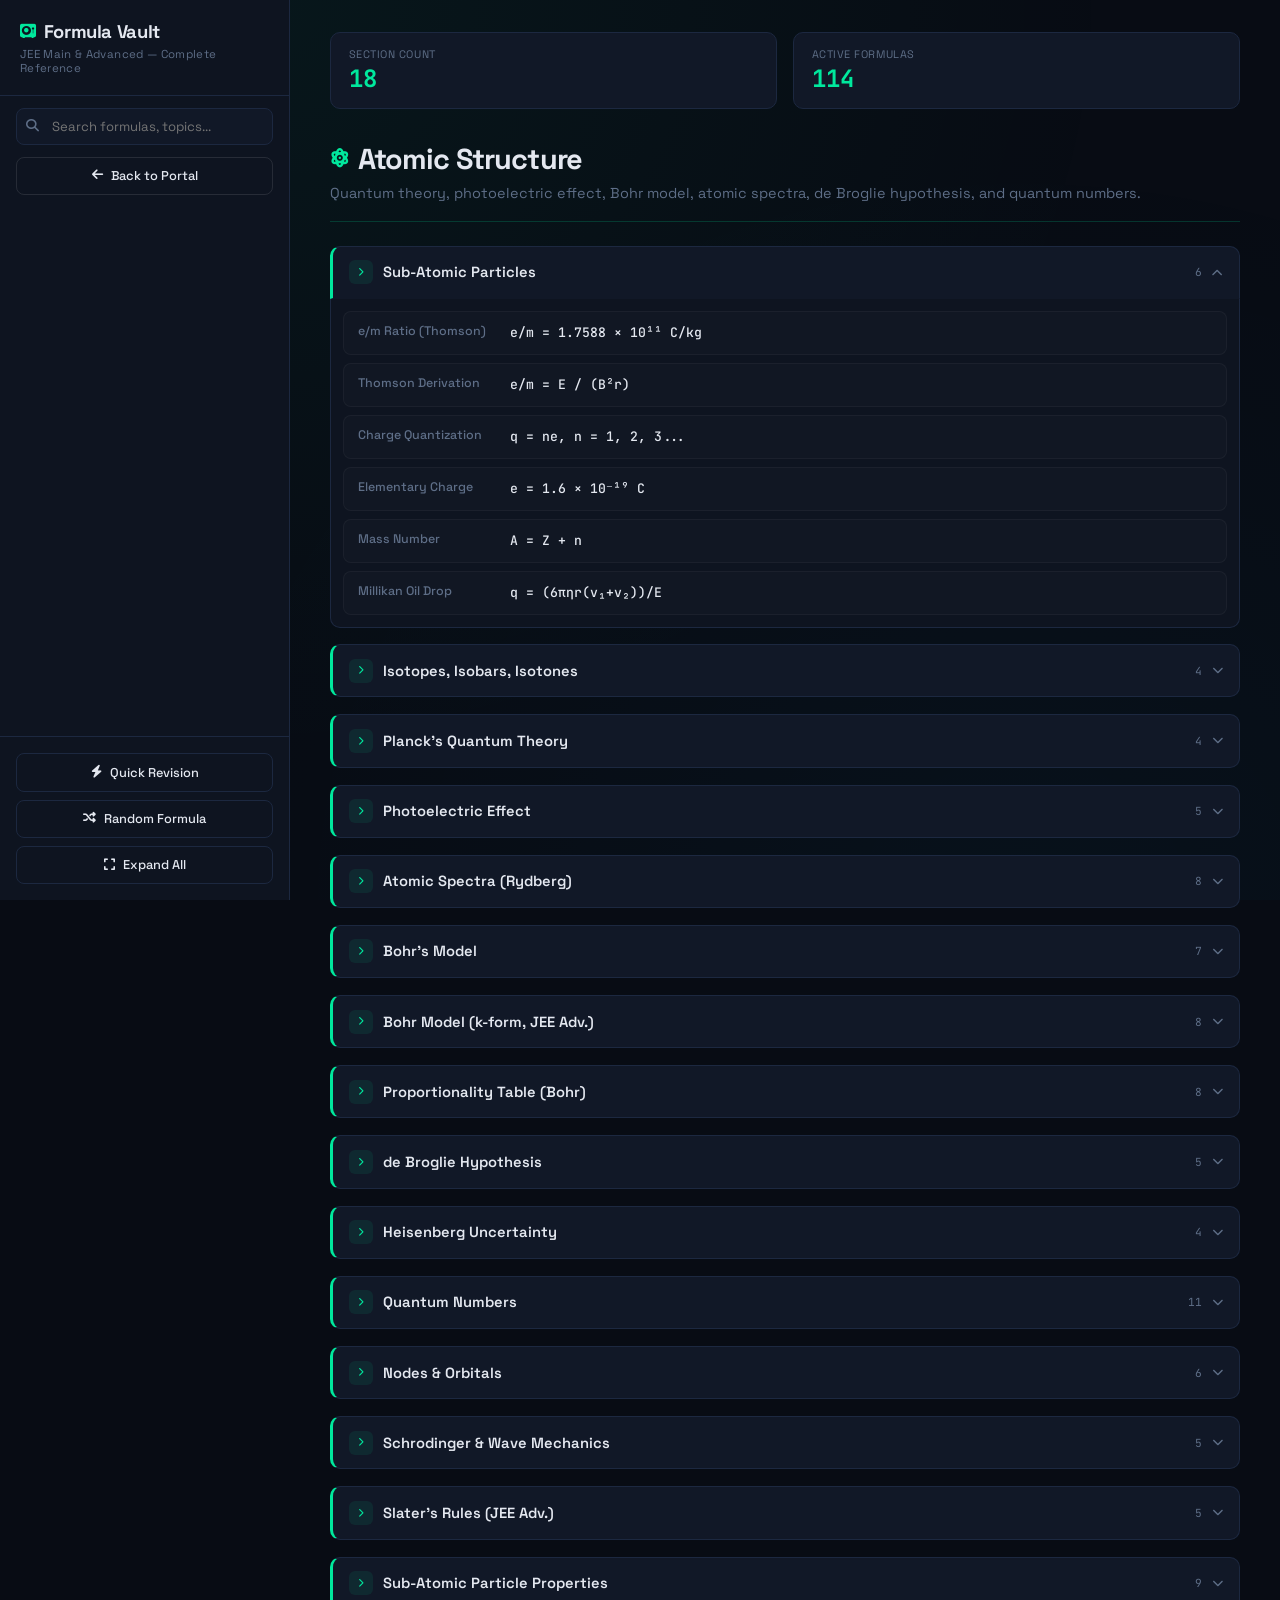
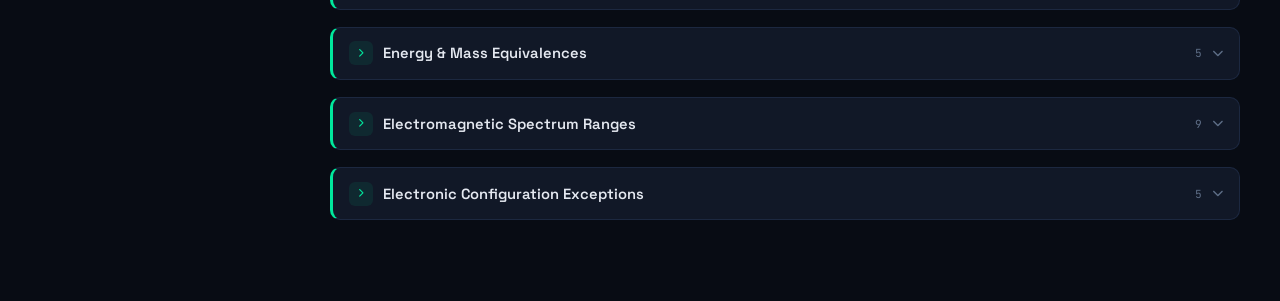
<file: chapters/atomic-structure.html>
<!DOCTYPE html>
<html lang="en">
<head>
<meta charset="UTF-8">
<meta name="viewport" content="width=device-width, initial-scale=1.0">
<title>JEE Formula Vault — Atomic Structure</title>
<link href="https://fonts.googleapis.com/css2?family=Space+Grotesk:wght@300;400;500;600;700;800&family=JetBrains+Mono:wght@400;500;600&display=swap" rel="stylesheet">
<link rel="stylesheet" href="https://cdnjs.cloudflare.com/ajax/libs/font-awesome/6.5.0/css/all.min.css">
<style>
:root {
  --bg: #080c14;
  --bg2: #0e1420;
  --card: #111827;
  --card2: #161f30;
  --border: #1c2840;
  --fg: #e4e8f0;
  --muted: #5e6e87;
  --accent: #00e89d;
  --accent-glow: rgba(0, 232, 157, 0.05);
  --accent-glow-active: rgba(0, 232, 157, 0.1);
  --accent-mark: rgba(0, 232, 157, 0.25);
  --radius: 10px;
  --tip-bg: rgba(255, 193, 7, 0.06);
  --tip-border: rgba(255, 193, 7, 0.25);
  --tip-text: #ffc107;
}

* { margin: 0; padding: 0; box-sizing: border-box; }

body {
  font-family: 'Space Grotesk', sans-serif;
  background: var(--bg);
  color: var(--fg);
  min-height: 100vh;
  overflow-x: hidden;
}

body::before {
  content: '';
  position: fixed;
  inset: 0;
  background: radial-gradient(ellipse at 20% 0%, var(--accent-glow), transparent 60%),
              radial-gradient(ellipse at 80% 100%, rgba(0, 196, 255, 0.03), transparent 60%);
  pointer-events: none;
  z-index: 0;
}

::-webkit-scrollbar { width: 6px; }
::-webkit-scrollbar-track { background: var(--bg2); }
::-webkit-scrollbar-thumb { background: var(--border); border-radius: 3px; }
::-webkit-scrollbar-thumb:hover { background: #2a3a5c; }

#sidebar {
  position: fixed;
  left: 0;
  top: 0;
  bottom: 0;
  width: 290px;
  background: var(--bg2);
  border-right: 1px solid var(--border);
  z-index: 100;
  display: flex;
  flex-direction: column;
  transition: transform .3s ease;
}

.sidebar-head {
  padding: 1.25rem;
  border-bottom: 1px solid var(--border);
}

.sidebar-head h2 {
  font-size: 1.15rem;
  font-weight: 700;
  letter-spacing: -.02em;
  display: flex;
  align-items: center;
  gap: .5rem;
}

.sidebar-head h2 i {
  color: var(--accent);
  font-size: .9rem;
}

.sidebar-head .sub {
  font-size: .72rem;
  color: var(--muted);
  margin-top: .25rem;
  letter-spacing: .03em;
}

.search-box {
  padding: .75rem 1rem;
  position: relative;
}

.search-box i {
  position: absolute;
  left: 1.65rem;
  top: 50%;
  transform: translateY(-50%);
  color: var(--muted);
  font-size: .8rem;
}

.search-box input {
  width: 100%;
  padding: .55rem .75rem .55rem 2.2rem;
  background: var(--card);
  border: 1px solid var(--border);
  border-radius: 8px;
  color: var(--fg);
  font-family: inherit;
  font-size: .82rem;
  outline: none;
  transition: border-color .2s;
}

.search-box input:focus { border-color: var(--accent); }

.sidebar-actions {
  padding: 1rem;
  border-top: 1px solid var(--border);
  display: flex;
  flex-direction: column;
  gap: .5rem;
  margin-top: auto;
}

.action-btn {
  display: flex;
  align-items: center;
  justify-content: center;
  gap: .5rem;
  padding: .6rem;
  border-radius: 8px;
  border: 1px solid var(--border);
  background: transparent;
  color: var(--fg);
  font-family: inherit;
  font-size: .8rem;
  font-weight: 500;
  cursor: pointer;
  transition: all .2s;
  text-decoration: none;
}

.action-btn:hover {
  border-color: var(--accent);
  color: var(--accent);
  background: var(--accent-glow);
}

.action-btn.active {
  background: var(--accent-glow-active);
  border-color: var(--accent);
  color: var(--accent);
}

#menuBtn {
  display: none;
  position: fixed;
  top: 1rem;
  left: 1rem;
  z-index: 200;
  width: 40px;
  height: 40px;
  border-radius: 8px;
  background: var(--card);
  border: 1px solid var(--border);
  color: var(--fg);
  font-size: 1rem;
  cursor: pointer;
  align-items: center;
  justify-content: center;
}

#overlay {
  display: none;
  position: fixed;
  inset: 0;
  background: rgba(0,0,0,.5);
  z-index: 90;
}

#main {
  margin-left: 290px;
  padding: 2rem 2.5rem 4rem;
  position: relative;
  z-index: 1;
  min-height: 100vh;
}

.hero {
  display: flex;
  gap: 1rem;
  margin-bottom: 2rem;
  flex-wrap: wrap;
}

.stat-card {
  background: var(--card);
  border: 1px solid var(--border);
  border-radius: var(--radius);
  padding: .85rem 1.1rem;
  flex: 1;
  min-width: 130px;
  transition: border-color .2s, transform .2s;
}

.stat-card:hover {
  border-color: rgba(255, 255, 255, .15);
  transform: translateY(-2px);
}

.stat-card .sc-label {
  font-size: .68rem;
  color: var(--muted);
  text-transform: uppercase;
  letter-spacing: .05em;
}

.stat-card .sc-val {
  font-size: 1.5rem;
  font-weight: 700;
  font-family: 'JetBrains Mono', monospace;
  margin-top: .15rem;
}

.subject-header {
  margin-bottom: 1.5rem;
  padding-bottom: 1rem;
  border-bottom: 1px solid var(--border);
}

.subject-header h1 {
  font-size: 1.8rem;
  font-weight: 800;
  letter-spacing: -.03em;
  display: flex;
  align-items: center;
  gap: .6rem;
}

.subject-header h1 i { font-size: 1.2rem; }

.subject-header p {
  color: var(--muted);
  font-size: .9rem;
  margin-top: .4rem;
  line-height: 1.5;
}

.section { margin-bottom: 1rem; }

.section-header {
  display: flex;
  align-items: center;
  gap: .6rem;
  padding: .85rem 1rem;
  background: var(--card);
  border: 1px solid var(--border);
  border-radius: var(--radius);
  cursor: pointer;
  transition: all .2s;
  user-select: none;
}

.section-header:hover {
  border-color: rgba(255, 255, 255, .15);
  background: var(--card2);
}

.section-header.open {
  border-radius: var(--radius) var(--radius) 0 0;
  border-bottom-color: transparent;
}

.section-header .sh-icon {
  width: 24px;
  height: 24px;
  display: flex;
  align-items: center;
  justify-content: center;
  border-radius: 6px;
  font-size: .7rem;
  flex-shrink: 0;
}

.section-header .sh-title {
  font-size: .92rem;
  font-weight: 600;
  flex: 1;
}

.section-header .sh-count {
  font-size: .7rem;
  color: var(--muted);
  font-family: 'JetBrains Mono', monospace;
}

.section-header .sh-arrow {
  color: var(--muted);
  font-size: .7rem;
  transition: transform .25s;
}

.section-header.open .sh-arrow { transform: rotate(180deg); }

.section-body {
  overflow: hidden;
  max-height: 0;
  transition: max-height .35s ease, border-color .2s;
  border: 1px solid transparent;
  border-top: none;
  border-radius: 0 0 var(--radius) var(--radius);
}

.section-body.open {
  max-height: 8000px;
  border-color: var(--border);
  background: var(--bg2);
}

.formula-grid {
  padding: .75rem;
  display: grid;
  grid-template-columns: 1fr;
  gap: .5rem;
}

.formula-card {
  display: flex;
  align-items: flex-start;
  gap: .75rem;
  padding: .7rem 0.85rem;
  background: rgba(255, 255, 255, .015);
  border: 1px solid rgba(255, 255, 255, .04);
  border-radius: 8px;
  cursor: pointer;
  transition: all .2s;
  position: relative;
}

.formula-card:hover {
  background: rgba(255, 255, 255, .035);
  border-color: rgba(255, 255, 255, .08);
}

.formula-card:active { transform: scale(.995); }

.formula-card .fc-name {
  font-size: .78rem;
  color: var(--muted);
  min-width: 140px;
  flex-shrink: 0;
  font-weight: 500;
  line-height: 1.4;
}

.formula-card .fc-formula {
  font-family: 'JetBrains Mono', monospace;
  font-size: .82rem;
  font-weight: 500;
  color: var(--fg);
  line-height: 1.5;
  word-break: break-word;
}

.formula-card .fc-copy {
  position: absolute;
  top: .5rem;
  right: .5rem;
  opacity: 0;
  font-size: .65rem;
  color: var(--muted);
  transition: opacity 0.15s;
}

.formula-card .fc-star {
  position: absolute;
  top: .5rem;
  right: 1.8rem;
  opacity: 0;
  font-size: .75rem;
  color: #ffb81c;
  transition: opacity 0.15s, transform 0.1s;
}

.formula-card:hover .fc-copy, .formula-card:hover .fc-star { opacity: 1; }
.formula-card .fc-star.active { opacity: 1 !important; }
.formula-card .fc-star:active { transform: scale(1.2); }

.jee-tip {
  margin: .5rem .75rem .75rem;
  padding: .65rem .85rem;
  background: var(--tip-bg);
  border: 1px solid var(--tip-border);
  border-radius: 8px;
  font-size: .78rem;
  color: var(--tip-text);
  line-height: 1.55;
  display: flex;
  gap: .5rem;
  align-items: flex-start;
}

.jee-tip i { margin-top: 2px; flex-shrink: 0; }

.master-sheet { margin-top: 2rem; display: none; }
.master-sheet.show-master { display: block !important; }

.master-sheet h2 {
  font-size: 1.15rem;
  font-weight: 700;
  margin-bottom: 1rem;
  display: flex;
  align-items: center;
  gap: .5rem;
}

.master-sheet h2 i { color: var(--accent); }

.master-grid {
  display: grid;
  grid-template-columns: repeat(auto-fill, minmax(320px, 1fr));
  gap: .5rem;
}

.master-card {
  display: flex;
  gap: .6rem;
  padding: .65rem .8rem;
  background: var(--card);
  border: 1px solid var(--border);
  border-radius: 8px;
  cursor: pointer;
  transition: all .2s;
}

.master-card:hover {
  border-color: rgba(0, 232, 157, .3);
  transform: translateY(-1px);
}

.master-card .mc-concept {
  font-size: .72rem;
  color: var(--muted);
  min-width: 110px;
  flex-shrink: 0;
  font-weight: 500;
}

.master-card .mc-formula {
  font-family: 'JetBrains Mono', monospace;
  font-size: .78rem;
  line-height: 1.5;
}

mark {
  background: var(--accent-mark);
  color: var(--fg);
  border-radius: 2px;
  padding: 0 2px;
}

#toast {
  position: fixed;
  bottom: 2rem;
  right: 2rem;
  padding: .65rem 1.1rem;
  background: var(--card2);
  border: 1px solid var(--accent);
  border-radius: 8px;
  font-size: .8rem;
  color: var(--accent);
  z-index: 500;
  opacity: 0;
  transform: translateY(10px);
  transition: all .25s;
  pointer-events: none;
  display: flex;
  align-items: center;
  gap: .5rem;
}

#toast.show { opacity: 1; transform: translateY(0); }

.modal-overlay {
  position: fixed;
  inset: 0;
  background: rgba(0,0,0,.7);
  z-index: 300;
  display: flex;
  align-items: center;
  justify-content: center;
  opacity: 0;
  pointer-events: none;
  transition: opacity .25s;
}

.modal-overlay.show { opacity: 1; pointer-events: auto; }

.modal {
  background: var(--card);
  border: 1px solid var(--border);
  border-radius: 16px;
  padding: 2rem;
  max-width: 500px;
  width: 90%;
  text-align: center;
  transform: scale(.9);
  transition: transform .25s;
}

.modal-overlay.show .modal { transform: scale(1); }

.modal .modal-subject {
  font-size: .72rem;
  text-transform: uppercase;
  letter-spacing: .06em;
  margin-bottom: .5rem;
}

.modal .modal-name {
  font-size: 1.1rem;
  font-weight: 600;
  margin-bottom: 1.25rem;
  min-height: 1.5rem;
}

.modal .modal-formula {
  font-family: 'JetBrains Mono', monospace;
  font-size: 1.3rem;
  font-weight: 600;
  padding: 1.25rem;
  background: var(--bg);
  border: 1px solid var(--border);
  border-radius: 10px;
  margin-bottom: 1rem;
  min-height: 60px;
  display: flex;
  align-items: center;
  justify-content: center;
  cursor: pointer;
  transition: all .2s;
}

.modal .modal-formula:hover { border-color: var(--accent); }

.modal .modal-formula.hidden-f { filter: blur(8px); user-select: none; }

.modal .modal-btns { display: flex; gap: .75rem; justify-content: center; }

.modal .modal-btns button {
  padding: .55rem 1.25rem;
  border-radius: 8px;
  border: 1px solid var(--border);
  background: transparent;
  color: var(--fg);
  font-family: inherit;
  font-size: .82rem;
  font-weight: 500;
  cursor: pointer;
  transition: all .2s;
}

.modal .modal-btns button:hover { border-color: var(--accent); color: var(--accent); }

.modal .modal-btns button.primary { background: var(--accent); color: #080c14; border-color: var(--accent); font-weight: 600; }

.modal .modal-btns button.primary:hover { opacity: .85; }

#backTop {
  position: fixed;
  bottom: 2rem;
  left: 310px;
  width: 38px;
  height: 38px;
  border-radius: 50%;
  background: var(--card);
  border: 1px solid var(--border);
  color: var(--muted);
  display: flex;
  align-items: center;
  justify-content: center;
  cursor: pointer;
  z-index: 50;
  opacity: 0;
  transition: all .25s;
  font-size: .85rem;
}

#backTop.show { opacity: 1; }
#backTop:hover { color: var(--accent); border-color: var(--accent); }

@media(max-width:860px){
  #sidebar { transform: translateX(-100%); }
  #sidebar.open { transform: translateX(0); }
  #menuBtn { display: flex; }
  #main { margin-left: 0; padding: 1.25rem 1rem 3rem; padding-top: 3.5rem; }
  #backTop { left: 1rem; bottom: 1rem; }
  .hero { gap: .5rem; }
  .stat-card { min-width: 100px; padding: .6rem .8rem; }
  .stat-card .sc-val { font-size: 1.2rem; }
  .formula-card { flex-direction: column; gap: .35rem; }
  .formula-card .fc-name { min-width: unset; }
  .master-grid { grid-template-columns: 1fr; }
}
</style>
</head>
<body>

<button id="menuBtn" aria-label="Open menu"><i class="fa-solid fa-bars"></i></button>
<div id="overlay"></div>

<aside id="sidebar">
  <div class="sidebar-head">
    <h2><i class="fa-solid fa-vault"></i> Formula Vault</h2>
    <div class="sub">JEE Main & Advanced — Complete Reference</div>
  </div>
  <div class="search-box">
    <i class="fa-solid fa-magnifying-glass"></i>
    <input type="text" id="searchInput" placeholder="Search formulas, topics..." aria-label="Search formulas">
  </div>
  <div style="padding: 0 1rem 0.5rem 1rem;">
     <a href="../index.html" class="action-btn" style="width: 100%; border-color: rgba(255,255,255,0.1);"><i class="fa-solid fa-arrow-left"></i> Back to Portal</a>
  </div>
  <div class="sidebar-actions">
    <button class="action-btn" id="qrBtn"><i class="fa-solid fa-bolt"></i> Quick Revision</button>
    <button class="action-btn" id="randomBtn"><i class="fa-solid fa-shuffle"></i> Random Formula</button>
    <button class="action-btn" id="expandBtn"><i class="fa-solid fa-expand"></i> Expand All</button>
  </div>
</aside>

<main id="main"></main>

<div id="toast"><i class="fa-solid fa-check"></i> <span id="toastMsg">Copied!</span></div>

<div class="modal-overlay" id="modal">
  <div class="modal">
    <div class="modal-subject" id="modalSubject"></div>
    <div class="modal-name" id="modalName"></div>
    <div class="modal-formula hidden-f" id="modalFormula">—</div>
    <div class="modal-btns">
      <button id="modalReveal">Reveal</button>
      <button id="modalNext" class="primary">Next</button>
    </div>
  </div>
</div>
<button id="backTop" aria-label="Back to top"><i class="fa-solid fa-arrow-up"></i></button>

<script>
const FORMULA_DATA = {
  id: 'atomic',
  ti: 'Atomic Structure',
  ic: 'fa-solid fa-atom',
  c: '#00e89d',
  d: 'Quantum theory, photoelectric effect, Bohr model, atomic spectra, de Broglie hypothesis, and quantum numbers.',
  sections: [
    {
      s: 'Sub-Atomic Particles',
      i: [
        { n: 'e/m Ratio (Thomson)', f: 'e/m = 1.7588 × 10¹¹ C/kg' },
        { n: 'Thomson Derivation', f: 'e/m = E / (B²r)' },
        { n: 'Charge Quantization', f: 'q = ne, n = 1, 2, 3...' },
        { n: 'Elementary Charge', f: 'e = 1.6 × 10⁻¹⁹ C' },
        { n: 'Mass Number', f: 'A = Z + n' },
        { n: 'Millikan Oil Drop', f: 'q = (6πηr(v₁+v₂))/E' }
      ]
    },
    {
      s: 'Isotopes, Isobars, Isotones',
      i: [
        { n: 'Isotopes', f: 'Same Z, different A (e.g. ¹H, ²H, ³H)' },
        { n: 'Isobars', f: 'Same A, different Z (e.g. ⁴⁰Ar, ⁴⁰Ca)' },
        { n: 'Isotones', f: 'Same n = A−Z (e.g. ¹⁴C, ¹⁶O)' },
        { n: 'Isoelectronic', f: 'Same electrons (e.g. Na⁺, Mg²⁺, Ne)' }
      ]
    },
    {
      s: 'Planck\'s Quantum Theory',
      t: 'Most frequently used formula in this chapter — interconverts wavelength, frequency, and energy.',
      i: [
        { n: 'Planck\'s Equation', f: 'E = hν = hc/λ', qr: true },
        { n: 'Planck\'s Constant', f: 'h = 6.626 × 10⁻³⁴ J·s' },
        { n: '1 Mole of Photons', f: 'E = N_A · hc/λ (1 Einstein)' },
        { n: 'Photon Momentum', f: 'p = h/λ = E/c' }
      ]
    },
    {
      s: 'Photoelectric Effect',
      t: 'Graphs of KE_max vs ν (slope = h, intercept = −φ) and stopping potential problems are common in JEE Main.',
      i: [
        { n: 'Photoelectric Effect', f: 'hν = hν₀ + KE_max', qr: true },
        { n: 'KE in Terms of φ', f: 'KE_max = hν − φ = ½mv²_max' },
        { n: 'Stopping Potential', f: 'eV₀ = hν − φ' },
        { n: 'Work Function', f: 'φ = hc/λ₀' },
        { n: 'Threshold Frequency', f: 'ν₀ = φ/h' }
      ]
    },
    {
      s: 'Atomic Spectra (Rydberg)',
      t: 'Combine with Bohr energy formula to compute ΔE and hence λ or ν of a transition.',
      i: [
        { n: 'Rydberg Formula', f: '1/λ = R_H · Z² (1/n₁² − 1/n₂²)', qr: true },
        { n: 'Rydberg Constant', f: 'R_H = 1.097 × 10⁷ m⁻¹' },
        { n: 'Spectral Lines', f: 'N = n(n−1)/2', qr: true },
        { n: 'Lyman Series', f: 'n₁=1 → UV region' },
        { n: 'Balmer Series', f: 'n₁=2 → Visible region' },
        { n: 'Paschen Series', f: 'n₁=3 → Infrared region' },
        { n: 'Brackett Series', f: 'n₁=4 → Infrared region' },
        { n: 'Pfund Series', f: 'n₁=5 → Infrared region' }
      ]
    },
    {
      s: 'Bohr\'s Model',
      t: 'r_n, v_n, E_n are the highest-weightage formulas — memorise the Z, n dependence carefully.',
      i: [
        { n: 'Bohr Angular Mom.', f: 'mvr = nh/2π', qr: true },
        { n: 'Bohr Radius', f: 'r_n = 0.529 × n²/Z Å', qr: true },
        { n: 'Bohr Velocity', f: 'v_n = 2.188 × 10⁶ × Z/n m/s', qr: true },
        { n: 'Bohr Energy', f: 'E_n = −13.6 × Z²/n² eV', qr: true },
        { n: 'Energy Transition', f: 'ΔE = 13.6 Z²(1/n_i² − 1/n_f²) eV' },
        { n: 'Ionisation Energy', f: 'IE = 13.6 Z² eV (n=1 → ∞)' },
        { n: 'Reduced Mass Correction', f: 'μ = m_e M / (m_e + M) (replaces m_e)' }
      ]
    },
    {
      s: 'Bohr Model (k-form, JEE Adv.)',
      t: 'I, B, M formulas link Bohr model with Moving Charges & Magnetism — derive from I = e/T.',
      i: [
        { n: 'Radius (k-form)', f: 'r_n = n²h²/(4π²mkZe²)' },
        { n: 'Velocity (k-form)', f: 'v_n = 2πkZe²/(nh)' },
        { n: 'Energy (k-form)', f: 'E_n = −2π²mk²Z²e⁴/(n²h²)' },
        { n: 'Time Period', f: 'T_n = n³h³/(4π²mk²Z²e⁴)', qr: true },
        { n: 'Revolution Frequency', f: 'ν_n ∝ Z²/n³' },
        { n: 'Equivalent Current', f: 'I = eν_n = 4π²mk²Z²e⁵/(n³h³)', qr: true },
        { n: 'Magnetic Field at Nucleus', f: 'B = μ₀I/(2r_n) ∝ Z⁴/n⁵' },
        { n: 'Magnetic Moment', f: 'M = Iπr_n² = neh/(4πm) ∝ n', qr: true }
      ]
    },
    {
      s: 'Proportionality Table (Bohr)',
      i: [
        { n: 'r_n', f: '∝ n²/Z' },
        { n: 'v_n', f: '∝ Z/n' },
        { n: 'E_n', f: '∝ Z²/n²' },
        { n: 'T_n', f: '∝ n³/Z²' },
        { n: 'ν_n', f: '∝ Z²/n³' },
        { n: 'I (current)', f: '∝ Z²/n³' },
        { n: 'B (mag. field)', f: '∝ Z⁴/n⁵' },
        { n: 'M (mag. moment)', f: '∝ n (independent of Z)' }
      ]
    },
    {
      s: 'de Broglie Hypothesis',
      t: 'Frequently combined with Bohr radius/velocity formulas, or with KE = qV.',
      i: [
        { n: 'de Broglie λ', f: 'λ = h/(mv) = h/p', qr: true },
        { n: 'From Kinetic Energy', f: 'λ = h/√(2mKE)' },
        { n: 'Through Potential V', f: 'λ = h/√(2mqV)' },
        { n: 'Electron λ', f: 'λ = 12.27/√V Å (V in volts)', qr: true },
        { n: 'Bohr-de Broglie', f: '2πr_n = nλ (standing waves)', qr: true }
      ]
    },
    {
      s: 'Heisenberg Uncertainty',
      t: 'Tests why definite Bohr "orbits" fail for electrons, and minimum uncertainty numericals.',
      i: [
        { n: 'Heisenberg', f: 'Δx · Δp ≥ h/(4π)', qr: true },
        { n: 'Position-Velocity', f: 'Δx · mΔv ≥ h/(4π)' },
        { n: 'Energy-Time', f: 'ΔE · Δt ≥ h/(4π)' },
        { n: 'Exact Definition', f: 'Δx·Δp ≥ ħ/2' }
      ]
    },
    {
      s: 'Quantum Numbers',
      t: 'Magnetic moment formula is very high-yield for Inorganic + Atomic Structure crossover MCQs.',
      i: [
        { n: 'Principal (n)', f: '1, 2, 3... → shell, size, energy' },
        { n: 'Azimuthal (l)', f: '0 to n−1 → subshell, shape' },
        { n: 'Magnetic (mₗ)', f: '−l to +l → orientation' },
        { n: 'Spin (mₛ)', f: '+½, −½ → spin orientation' },
        { n: 'Orbitals per Subshell', f: '2l + 1' },
        { n: 'Orbitals/Shell', f: 'n²', qr: true },
        { n: 'Max e⁻/Shell', f: '2n²', qr: true },
        { n: 'Max e⁻ per Subshell', f: '2(2l + 1)' },
        { n: 'Orbital Angular Mom.', f: 'L = √(l(l+1)) · h/2π' },
        { n: 'Spin Angular Mom.', f: 'S = √(s(s+1)) · h/2π = √3/2 · h/2π' },
        { n: 'Magnetic Moment', f: 'μ = √(n(n+2)) BM', qr: true }
      ]
    },
    {
      s: 'Nodes & Orbitals',
      t: 'Very common JEE Main one-liner: find nodes for 3p, 4d, etc.',
      i: [
        { n: 'Nodes', f: 'Radial: n−l−1 ; Angular: l ; Total: n−1', qrOnly: true },
        { n: 'Radial Nodes', f: 'n − l − 1' },
        { n: 'Angular Nodes', f: 'l' },
        { n: 'Total Nodes', f: 'n − 1' },
        { n: 'Shape of s-orbital', f: 'Spherical (l=0)' },
        { n: 'Shape of p-orbital', f: 'Dumbbell (l=1)' },
        { n: 'Shape of d-orbital', f: 'Cloverleaf (l=2)' }
      ]
    },
    {
      s: 'Schrodinger & Wave Mechanics',
      i: [
        { n: 'Schrodinger Equation', f: 'Ĥψ = Eψ (Time-independent)' },
        { n: 'Probability Density', f: 'ψ² (Probability of finding e⁻)' },
        { n: 'Quantization Condition', f: '∫ψ² dV = 1 (Normalized)' },
        { n: 'Multi-Electron Energy', f: 'E_n = -13.6 Z²/n² eV (Hydrogen-like)' },
        { n: 'Energy of Multi-electron', f: 'E = -13.6 (Z_eff)²/n² eV' }
      ]
    },
    {
      s: 'Slater\'s Rules (JEE Adv.)',
      t: 'Used to rationalise atomic/ionic radii and ionisation energy trends.',
      i: [
        { n: 'Slater\'s Rule', f: 'Z_eff = Z − σ', qr: true },
        { n: 'Same (n) Group', f: 'Each contributes 0.35 (0.30 for 1s)' },
        { n: '(n−1) Shell', f: 'Each contributes 0.85' },
        { n: '(n−2) or Lower', f: 'Each contributes 1.00' },
        { n: 'Exception for d/f block', f: 'Electrons left of (n-1)d contribute 1.00' }
      ]
    },
    {
      s: 'Sub-Atomic Particle Properties',
      t: 'Specific charge of electron is ~1836 times that of proton. e/m of proton is crucial for cyclotron/magnetic numericals.',
      i: [
        { n: 'Mass Proton/Neutron/Electron', f: '1.67×10⁻²⁷ / 1.67×10⁻²⁷ / 9.1×10⁻³¹ kg', qrOnly: true },
        { n: 'Mass of Proton', f: 'm_p = 1.6726 × 10⁻²⁷ kg ≈ 1.00727 amu' },
        { n: 'Mass of Neutron', f: 'm_n = 1.6749 × 10⁻²⁷ kg ≈ 1.00866 amu' },
        { n: 'Mass of Electron', f: 'm_e = 9.1093 × 10⁻³¹ kg ≈ 0.00054 amu' },
        { n: 'Charge of Proton', f: '+1.602 × 10⁻¹⁹ C' },
        { n: 'Charge of Electron', f: '−1.602 × 10⁻¹⁹ C' },
        { n: 'Mass Ratio (Proton/Electron)', f: 'm_p / m_e ≈ 1836.15' },
        { n: 'Specific Charge (e/m) Electron', f: '1.7588 × 10¹¹ C/kg' },
        { n: 'Specific Charge (e/m) Proton', f: '9.58 × 10⁷ C/kg' },
        { n: 'Neutron vs Proton Mass', f: 'm_n > m_p (Neutron slightly heavier)' }
      ]
    },
    {
      s: 'Energy & Mass Equivalences',
      t: 'Mass defect calculations in Nuclear Physics rely heavily on 1 amu = 931.5 MeV.',
      i: [
        { n: '1 amu to Energy', f: '931.5 MeV/c²', qr: true },
        { n: '1 eV to Joules', f: '1.602 × 10⁻¹⁹ J', qr: true },
        { n: 'Rest Mass Energy of Electron', f: 'm_e c² = 0.511 MeV' },
        { n: 'Rest Mass Energy of Proton', f: 'm_p c² = 938.27 MeV' },
        { n: 'Rest Mass Energy of Neutron', f: 'm_n c² = 939.56 MeV' }
      ]
    },
    {
      s: 'Electromagnetic Spectrum Ranges',
      t: 'Lyman series is UV, Balmer is Visible, Paschen+ are IR. Remember the boundaries: UV < 400nm, IR > 700nm.',
      i: [
        { n: 'Visible Spectrum', f: '400 nm (Violet) to 700 nm (Red)', qr: true },
        { n: 'Gamma Rays', f: 'λ < 0.01 nm' },
        { n: 'X-Rays', f: '0.01 nm to 1 nm' },
        { n: 'Ultraviolet (UV)', f: '1 nm to 400 nm' },
        { n: 'Visible Light', f: '400 nm to 700 nm' },
        { n: 'Infrared (IR)', f: '700 nm to 1 mm' },
        { n: 'Microwaves', f: '1 mm to 0.1 m' },
        { n: 'Radio Waves', f: 'λ > 0.1 m' },
        { n: 'Visible: Violet to Red', f: '400 nm (V) → 700 nm (R)' }
      ]
    },
    {
      s: 'Electronic Configuration Exceptions',
      t: 'JEE loves asking "What is the d-electron count in Cr²⁺?" Cr is 3d⁵4s¹, so Cr²⁺ is 3d⁴.',
      i: [
        { n: 'Cr Exception', f: '[Ar] 3d⁵ 4s¹', qr: true },
        { n: 'Cu Exception', f: '[Ar] 3d¹0 4s¹', qr: true },
        { n: 'Molybdenum (Mo, Z=42)', f: '[Kr] 4d⁵ 5s¹ — Half-filled stability' },
        { n: 'Silver (Ag, Z=47)', f: '[Kr] 4d¹0 5s¹ — Fully-filled stability' },
        { n: 'Gold (Au, Z=79)', f: '[Xe] 4f¹⁴ 5d¹0 6s¹ — Fully-filled stability' }
      ]
    }
  ]
};

let searchQuery = '', quickRevision = false, expandedSections = new Set(), allExpanded = false;

function esc(s) { return String(s).replace(/</g, '&lt;').replace(/>/g, '&gt;'); }

function formatMathText(text) {
  const tokens = []; let index = 0;
  const protectedText = text.replace(/<(\/?)(mark|sub|sup)>/g, (m, slash, tag) => {
    const token = `__TAG${index++}__`;
    tokens.push(`<${slash}${tag}>`);
    return token;
  });
  const escaped = protectedText.replace(/</g, '&lt;').replace(/>/g, '&gt;');
  const rendered = escaped
    .replace(/([A-Za-zα-ωΑ-Ω0-9\)\]])_\{([^}]+)\}/g, '$1<sub>$2</sub>')
    .replace(/([A-Za-zα-ωΑ-Ω0-9\)\]])_([A-Za-z0-9]+)/g, '$1<sub>$2</sub>')
    .replace(/\^\(([^)]+)\)/g, '<sup>($1)</sup>')
    .replace(/\^\{([^}]+)\}/g, '<sup>$1</sup>')
    .replace(/\^([A-Za-z0-9]+)/g, '<sup>$1</sup>');
  return rendered.replace(/__TAG(\d+)__/g, (_, i) => tokens[Number(i)]);
}

function highlight(text, q) {
  const safeText = esc(text);
  if (!q) return formatMathText(safeText);
  const e = q.replace(/[.*+?^${}()|[\]\\]/g, '\\$&');
  return formatMathText(safeText.replace(new RegExp(`(${e})`, 'gi'), '<mark>$1</mark>'));
}

function showToast(msg) {
  const t = document.getElementById('toast');
  document.getElementById('toastMsg').textContent = msg;
  t.classList.add('show'); clearTimeout(t._timer);
  t._timer = setTimeout(() => t.classList.remove('show'), 1800);
}

function copyText(text) {
  navigator.clipboard.writeText(text).then(() => showToast('Formula copied!')).catch(() => {});
}

function toggleStar(event, name, formula) {
  event.stopPropagation();
  let starred = JSON.parse(localStorage.getItem('starredFormulas')) || [];
  const idx = starred.findIndex(item => item.formula === formula);
  
  if (idx > -1) {
    starred.splice(idx, 1);
    showToast('Removed from Cheat Sheet');
    event.currentTarget.classList.remove('active');
    event.currentTarget.innerHTML = '<i class="fa-regular fa-star"></i>';
  } else {
    starred.push({ subject: FORMULA_DATA.ti, name: name, formula: formula });
    showToast('Saved to Starred Cheat Sheet!');
    event.currentTarget.classList.add('active');
    event.currentTarget.innerHTML = '<i class="fa-solid fa-star"></i>';
  }
  localStorage.setItem('starredFormulas', JSON.stringify(starred));
}

function isStarred(formula) {
  const starred = JSON.parse(localStorage.getItem('starredFormulas')) || [];
  return starred.some(item => item.formula === formula);
}

function renderContent() {
  const main = document.getElementById('main');
  const q = searchQuery.toLowerCase().trim();
  
  let sectionHtml = '';
  let totalF = 0;
  let activeSections = 0;

  FORMULA_DATA.sections.forEach((sec, si) => {
    const itemsFiltered = sec.i.filter(item => {
      if (item.qrOnly) return false;
      return !q || item.n.toLowerCase().includes(q) || item.f.toLowerCase().includes(q);
    });

    if (itemsFiltered.length > 0) {
      activeSections++;
      totalF += itemsFiltered.length;
      const key = `${FORMULA_DATA.id}-${si}`;
      const isOpen = expandedSections.has(key) || q;

      sectionHtml += `
        <div class="section">
          <div class="section-header ${isOpen ? 'open' : ''}" data-key="${key}" style="border-left: 3px solid ${FORMULA_DATA.c}">
            <div class="sh-icon" style="background:${FORMULA_DATA.c}15; color:${FORMULA_DATA.c}">
              <i class="fa-solid fa-chevron-right" style="font-size:.55rem"></i>
            </div>
            <span class="sh-title">${highlight(sec.s, searchQuery)}</span>
            <span class="sh-count">${itemsFiltered.length}</span>
            <i class="fa-solid fa-chevron-down sh-arrow"></i>
          </div>
          <div class="section-body ${isOpen ? 'open' : ''}">
            <div class="formula-grid">`;
      
      itemsFiltered.forEach(item => {
        const starClass = isStarred(item.f) ? 'active' : '';
        const starIcon = isStarred(item.f) ? 'fa-solid fa-star' : 'fa-regular fa-star';
        
        sectionHtml += `
          <div class="formula-card" data-formula="${esc(item.f)}" onclick="copyText(this.dataset.formula)">
            <span class="fc-copy"><i class="fa-regular fa-copy"></i></span>
            <span class="fc-star ${starClass}" onclick="toggleStar(event, '${esc(item.n)}', '${esc(item.f)}')">
              <i class="${starIcon}"></i>
            </span>
            <span class="fc-name">${highlight(item.n, searchQuery)}</span>
            <span class="fc-formula">${highlight(item.f, searchQuery)}</span>
          </div>`;
      });

      sectionHtml += `</div>`;
      if (sec.t && !q) {
        sectionHtml += `<div class="jee-tip"><i class="fa-solid fa-lightbulb"></i><span>${sec.t}</span></div>`;
      }
      sectionHtml += `</div></div>`;
    }
  });

  const revisionItems = [];
  FORMULA_DATA.sections.forEach(sec => {
    sec.i.forEach(item => {
      if (item.qr || item.qrOnly) {
        revisionItems.push(item);
      }
    });
  });

  let revisionHtml = `
    <div class="master-sheet ${quickRevision && !q ? 'show-master' : ''}">
      <h2><i class="fa-solid fa-bolt"></i> Master Formula Sheet — ${FORMULA_DATA.ti}</h2>
      <div class="master-grid">`;
  
  revisionItems.forEach(m => {
    revisionHtml += `
      <div class="master-card" data-formula="${esc(m.f)}" onclick="copyText(this.dataset.formula)">
        <span class="mc-concept">${highlight(m.n, searchQuery)}</span>
        <span class="mc-formula">${highlight(m.f, searchQuery)}</span>
      </div>`;
  });
  revisionHtml += `</div></div>`;

  let combinedLayout = `
    <div class="hero">
      <div class="stat-card">
        <div class="sc-label">Section Count</div>
        <div class="sc-val" style="color:var(--accent)">${FORMULA_DATA.sections.length}</div>
      </div>
      <div class="stat-card">
        <div class="sc-label">Active Formulas</div>
        <div class="sc-val" style="color:var(--accent)">${totalF}</div>
      </div>
    </div>
    <div class="subject-header" style="border-bottom-color:${FORMULA_DATA.c}30">
      <h1><i class="${FORMULA_DATA.ic}" style="color:${FORMULA_DATA.c}"></i> ${FORMULA_DATA.ti}</h1>
      <p>${FORMULA_DATA.d}</p>
    </div>
  `;

  if (quickRevision && !q) {
    combinedLayout += revisionHtml;
  } else {
    combinedLayout += sectionHtml + revisionHtml;
  }

  main.innerHTML = combinedLayout;
}

const urlParams = new URLSearchParams(window.location.search);
if (urlParams.get('mode') === 'quick') {
  quickRevision = true;
  document.getElementById('qrBtn').classList.add('active');
}

document.getElementById('searchInput').addEventListener('input', e => {
  searchQuery = e.target.value;
  renderContent();
});

document.getElementById('main').addEventListener('click', e => {
  const header = e.target.closest('.section-header');
  if (!header) return;
  const key = header.dataset.key;
  if (expandedSections.has(key)) expandedSections.delete(key); else expandedSections.add(key);
  header.classList.toggle('open');
  header.nextElementSibling.classList.toggle('open');
});

document.getElementById('qrBtn').addEventListener('click', () => {
  quickRevision = !quickRevision;
  document.getElementById('qrBtn').classList.toggle('active', quickRevision);
  renderContent();
  showToast(quickRevision ? 'Quick Revision mode on' : 'Full view restored');
});

document.getElementById('expandBtn').addEventListener('click', () => {
  allExpanded = !allExpanded;
  if (allExpanded) {
    FORMULA_DATA.sections.forEach((sec, si) => expandedSections.add(`${FORMULA_DATA.id}-${si}`));
    document.getElementById('expandBtn').innerHTML = '<i class="fa-solid fa-compress"></i> Collapse All';
  } else {
    expandedSections.clear();
    document.getElementById('expandBtn').innerHTML = '<i class="fa-solid fa-expand"></i> Expand All';
  }
  renderContent();
});

document.getElementById('menuBtn').addEventListener('click', () => {
  document.getElementById('sidebar').classList.add('open');
  document.getElementById('overlay').style.display = 'block';
});
document.getElementById('overlay').addEventListener('click', () => {
  document.getElementById('sidebar').classList.remove('open');
  document.getElementById('overlay').style.display = 'none';
});

const backTop = document.getElementById('backTop');
window.addEventListener('scroll', () => { backTop.classList.toggle('show', window.scrollY > 400); });
backTop.addEventListener('click', () => window.scrollTo({ top: 0, behavior: 'smooth' }));

const modal = document.getElementById('modal');
const modalSubject = document.getElementById('modalSubject');
const modalName = document.getElementById('modalName');
const modalFormula = document.getElementById('modalFormula');
let modalRevealed = false;

function showRandomFormula() {
  const allSubFormulas = [];
  FORMULA_DATA.sections.forEach(sec => sec.i.forEach(item => allSubFormulas.push(item)));
  
  const f = allSubFormulas[Math.floor(Math.random() * allSubFormulas.length)];
  modalSubject.textContent = FORMULA_DATA.ti;
  modalSubject.style.color = FORMULA_DATA.c;
  modalName.textContent = f.n;
  modalFormula.textContent = f.f;
  modalFormula.classList.add('hidden-f');
  modalRevealed = false;
  document.getElementById('modalReveal').textContent = 'Reveal';
  modal.classList.add('show');
}

document.getElementById('randomBtn').addEventListener('click', showRandomFormula);
document.getElementById('modalReveal').addEventListener('click', () => {
  if (!modalRevealed) {
    modalFormula.classList.remove('hidden-f');
    modalRevealed = true;
    document.getElementById('modalReveal').textContent = 'Copy';
  } else {
    copyText(modalFormula.textContent);
  }
});
document.getElementById('modalNext').addEventListener('click', showRandomFormula);
modal.addEventListener('click', e => { if (e.target === modal) modal.classList.remove('show'); });

expandedSections.add(`${FORMULA_DATA.id}-0`);
renderContent();
</script>
</body>
</html>
</file>
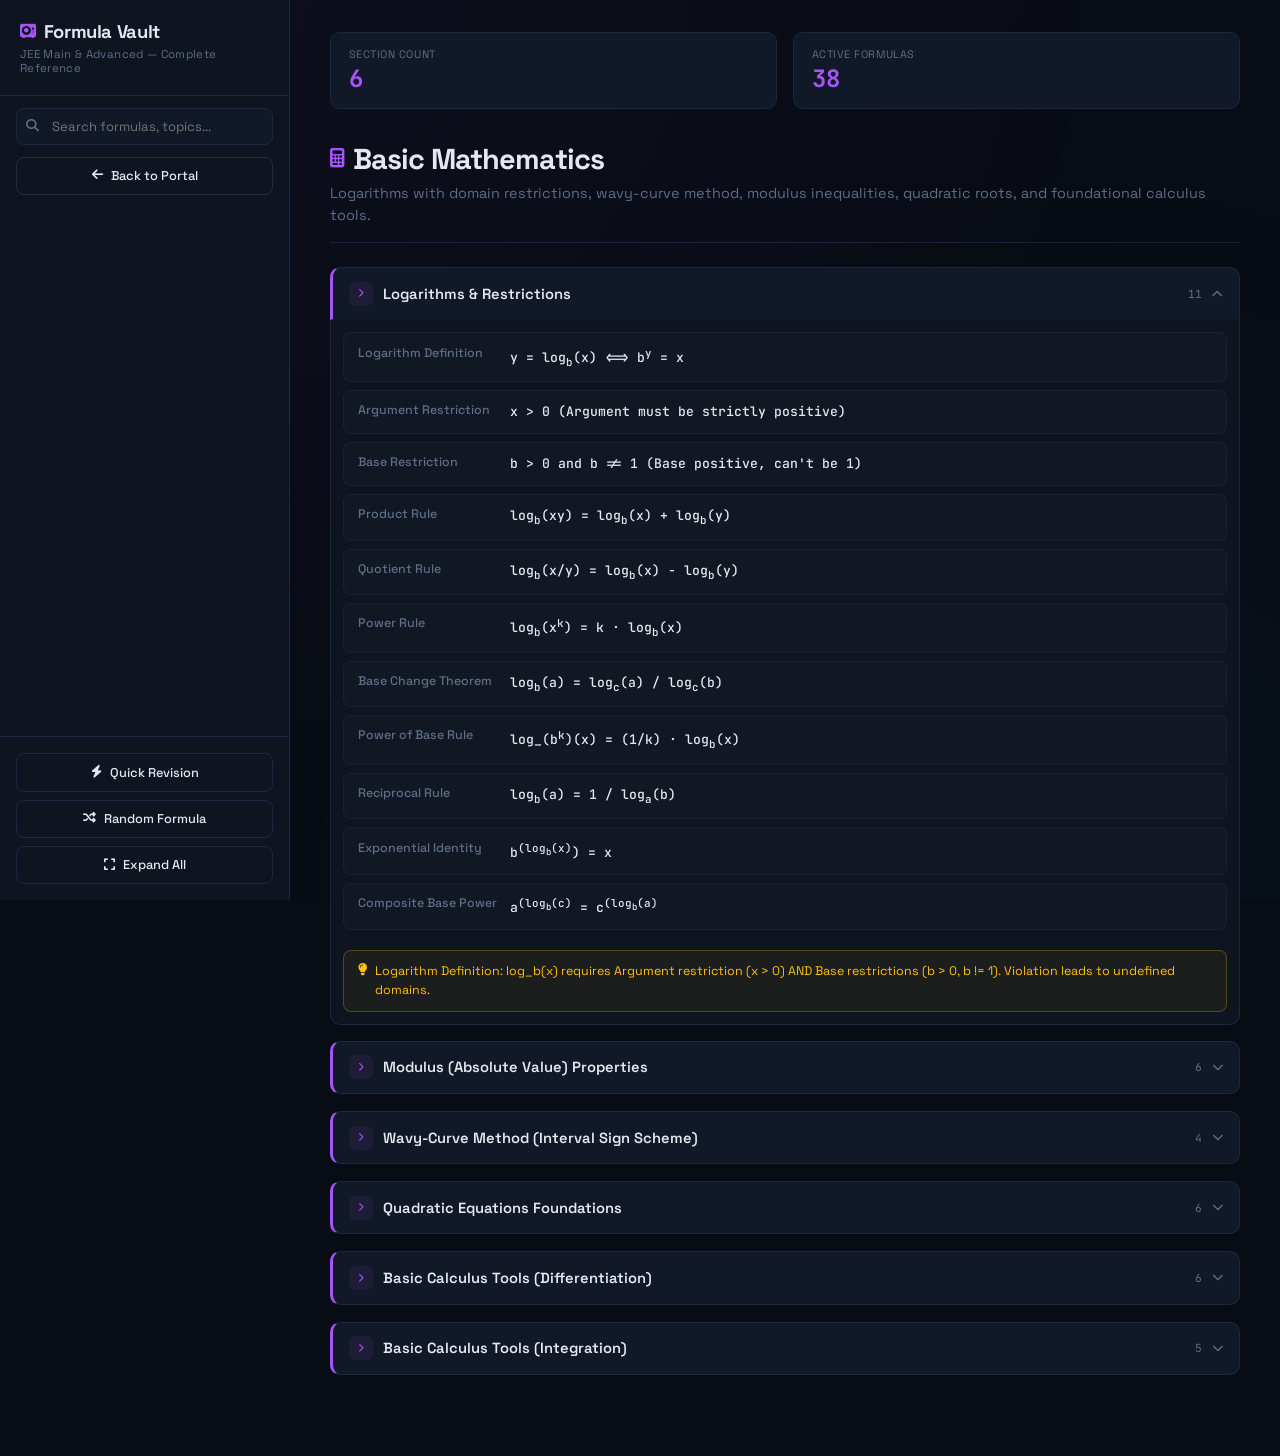
<file: chapters/basic-maths.html>
<!DOCTYPE html>
<html lang="en">
<head>
<meta charset="UTF-8">
<meta name="viewport" content="width=device-width, initial-scale=1.0">
<title>JEE Formula Vault — Basic Mathematics</title>
<link href="https://fonts.googleapis.com/css2?family=Space+Grotesk:wght@300;400;500;600;700;800&family=JetBrains+Mono:wght@400;500;600&display=swap" rel="stylesheet">
<link rel="stylesheet" href="https://cdnjs.cloudflare.com/ajax/libs/font-awesome/6.5.0/css/all.min.css">
<style>
:root {
  --bg: #080c14;
  --bg2: #0e1420;
  --card: #111827;
  --card2: #161f30;
  --border: #1c2840;
  --fg: #e4e8f0;
  --muted: #5e6e87;
  --accent: #a855f7; /* Violet theme for Math */
  --accent-glow: rgba(168, 85, 247, 0.15);
  --radius: 10px;
  --tip-bg: rgba(255, 193, 7, 0.06);
  --tip-border: rgba(255, 193, 7, 0.25);
  --tip-text: #ffc107;
}

* { margin: 0; padding: 0; box-sizing: border-box; }

body {
  font-family: 'Space Grotesk', sans-serif;
  background: var(--bg);
  color: var(--fg);
  min-height: 100vh;
  overflow-x: hidden;
}

body::before {
  content: '';
  position: fixed;
  inset: 0;
  background: radial-gradient(ellipse at 20% 0%, rgba(168, 85, 247, 0.04), transparent 60%),
              radial-gradient(ellipse at 80% 100%, rgba(0, 196, 255, 0.03), transparent 60%);
  pointer-events: none;
  z-index: 0;
}

::-webkit-scrollbar { width: 6px; }
::-webkit-scrollbar-track { background: var(--bg2); }
::-webkit-scrollbar-thumb { background: var(--border); border-radius: 3px; }
::-webkit-scrollbar-thumb:hover { background: #2a3a5c; }

#sidebar {
  position: fixed;
  left: 0;
  top: 0;
  bottom: 0;
  width: 290px;
  background: var(--bg2);
  border-right: 1px solid var(--border);
  z-index: 100;
  display: flex;
  flex-direction: column;
  transition: transform .3s ease;
}

.sidebar-head {
  padding: 1.25rem;
  border-bottom: 1px solid var(--border);
}

.sidebar-head h2 {
  font-size: 1.15rem;
  font-weight: 700;
  letter-spacing: -.02em;
  display: flex;
  align-items: center;
  gap: .5rem;
}

.sidebar-head h2 i {
  color: var(--accent);
  font-size: .9rem;
}

.sidebar-head .sub {
  font-size: .72rem;
  color: var(--muted);
  margin-top: .25rem;
  letter-spacing: .03em;
}

.search-box {
  padding: .75rem 1rem;
  position: relative;
}

.search-box i {
  position: absolute;
  left: 1.65rem;
  top: 50%;
  transform: translateY(-50%);
  color: var(--muted);
  font-size: .8rem;
}

.search-box input {
  width: 100%;
  padding: .55rem .75rem .55rem 2.2rem;
  background: var(--card);
  border: 1px solid var(--border);
  border-radius: 8px;
  color: var(--fg);
  font-family: inherit;
  font-size: .82rem;
  outline: none;
  transition: border-color .2s;
}

.search-box input:focus { border-color: var(--accent); }

.sidebar-actions {
  padding: 1rem;
  border-top: 1px solid var(--border);
  display: flex;
  flex-direction: column;
  gap: .5rem;
  margin-top: auto;
}

.action-btn {
  display: flex;
  align-items: center;
  justify-content: center;
  gap: .5rem;
  padding: .6rem;
  border-radius: 8px;
  border: 1px solid var(--border);
  background: transparent;
  color: var(--fg);
  font-family: inherit;
  font-size: .8rem;
  font-weight: 500;
  cursor: pointer;
  transition: all .2s;
  text-decoration: none;
}

.action-btn:hover {
  border-color: var(--accent);
  color: var(--accent);
  background: rgba(168, 85, 247, .05);
}

.action-btn.active {
  background: rgba(168, 85, 247, .1);
  border-color: var(--accent);
  color: var(--accent);
}

#menuBtn {
  display: none;
  position: fixed;
  top: 1rem;
  left: 1rem;
  z-index: 200;
  width: 40px;
  height: 40px;
  border-radius: 8px;
  background: var(--card);
  border: 1px solid var(--border);
  color: var(--fg);
  font-size: 1rem;
  cursor: pointer;
  align-items: center;
  justify-content: center;
}

#overlay {
  display: none;
  position: fixed;
  inset: 0;
  background: rgba(0,0,0,.5);
  z-index: 90;
}

#main {
  margin-left: 290px;
  padding: 2rem 2.5rem 4rem;
  position: relative;
  z-index: 1;
  min-height: 100vh;
}

.hero {
  display: flex;
  gap: 1rem;
  margin-bottom: 2rem;
  flex-wrap: wrap;
}

.stat-card {
  background: var(--card);
  border: 1px solid var(--border);
  border-radius: var(--radius);
  padding: .85rem 1.1rem;
  flex: 1;
  min-width: 130px;
  transition: border-color .2s, transform .2s;
}

.stat-card:hover {
  border-color: rgba(255, 255, 255, .15);
  transform: translateY(-2px);
}

.stat-card .sc-label {
  font-size: .68rem;
  color: var(--muted);
  text-transform: uppercase;
  letter-spacing: .05em;
}

.stat-card .sc-val {
  font-size: 1.5rem;
  font-weight: 700;
  font-family: 'JetBrains Mono', monospace;
  margin-top: .15rem;
}

.subject-header {
  margin-bottom: 1.5rem;
  padding-bottom: 1rem;
  border-bottom: 1px solid var(--border);
}

.subject-header h1 {
  font-size: 1.8rem;
  font-weight: 800;
  letter-spacing: -.03em;
  display: flex;
  align-items: center;
  gap: .6rem;
}

.subject-header h1 i { font-size: 1.2rem; }

.subject-header p {
  color: var(--muted);
  font-size: .9rem;
  margin-top: .4rem;
  line-height: 1.5;
}

.section { margin-bottom: 1rem; }

.section-header {
  display: flex;
  align-items: center;
  gap: .6rem;
  padding: .85rem 1rem;
  background: var(--card);
  border: 1px solid var(--border);
  border-radius: var(--radius);
  cursor: pointer;
  transition: all .2s;
  user-select: none;
}

.section-header:hover {
  border-color: rgba(255, 255, 255, .15);
  background: var(--card2);
}

.section-header.open {
  border-radius: var(--radius) var(--radius) 0 0;
  border-bottom-color: transparent;
}

.section-header .sh-icon {
  width: 24px;
  height: 24px;
  display: flex;
  align-items: center;
  justify-content: center;
  border-radius: 6px;
  font-size: .7rem;
  flex-shrink: 0;
}

.section-header .sh-title {
  font-size: .92rem;
  font-weight: 600;
  flex: 1;
}

.section-header .sh-count {
  font-size: .7rem;
  color: var(--muted);
  font-family: 'JetBrains Mono', monospace;
}

.section-header .sh-arrow {
  color: var(--muted);
  font-size: .7rem;
  transition: transform .25s;
}

.section-header.open .sh-arrow { transform: rotate(180deg); }

.section-body {
  overflow: hidden;
  max-height: 0;
  transition: max-height .35s ease, border-color .2s;
  border: 1px solid transparent;
  border-top: none;
  border-radius: 0 0 var(--radius) var(--radius);
}

.section-body.open {
  max-height: 8000px;
  border-color: var(--border);
  background: var(--bg2);
}

.formula-grid {
  padding: .75rem;
  display: grid;
  grid-template-columns: 1fr;
  gap: .5rem;
}

.formula-card {
  display: flex;
  align-items: flex-start;
  gap: .75rem;
  padding: .7rem 0.85rem;
  background: rgba(255, 255, 255, .015);
  border: 1px solid rgba(255, 255, 255, .04);
  border-radius: 8px;
  cursor: pointer;
  transition: all 0.2s;
  position: relative;
}

.formula-card:hover {
  background: rgba(255, 255, 255, .035);
  border-color: rgba(255, 255, 255, .08);
}

.formula-card:active { transform: scale(.995); }

.formula-card .fc-name {
  font-size: .78rem;
  color: var(--muted);
  min-width: 140px;
  flex-shrink: 0;
  font-weight: 500;
  line-height: 1.4;
}

.formula-card .fc-formula {
  font-family: 'JetBrains Mono', monospace;
  font-size: .82rem;
  font-weight: 500;
  color: var(--fg);
  line-height: 1.5;
  word-break: break-word;
}

.formula-card .fc-copy {
  position: absolute;
  top: .5rem;
  right: .5rem;
  opacity: 0;
  font-size: .65rem;
  color: var(--muted);
  transition: opacity 0.15s;
}

.formula-card .fc-star {
  position: absolute;
  top: .5rem;
  right: 1.8rem;
  opacity: 0;
  font-size: .75rem;
  color: #ffb81c;
  transition: opacity 0.15s, transform 0.1s;
}

.formula-card:hover .fc-copy, .formula-card:hover .fc-star { opacity: 1; }
.formula-card .fc-star.active { opacity: 1 !important; }
.formula-card .fc-star:active { transform: scale(1.2); }

.jee-tip {
  margin: .5rem .75rem .75rem;
  padding: .65rem .85rem;
  background: var(--tip-bg);
  border: 1px solid var(--tip-border);
  border-radius: 8px;
  font-size: .78rem;
  color: var(--tip-text);
  line-height: 1.55;
  display: flex;
  gap: .5rem;
  align-items: flex-start;
}

.jee-tip i { margin-top: 2px; flex-shrink: 0; }

.master-sheet { margin-top: 2rem; display: none; }
.master-sheet.show-master { display: block !important; }

.master-sheet h2 {
  font-size: 1.15rem;
  font-weight: 700;
  margin-bottom: 1rem;
  display: flex;
  align-items: center;
  gap: .5rem;
}

.master-sheet h2 i { color: var(--accent); }

.master-grid {
  display: grid;
  grid-template-columns: repeat(auto-fill, minmax(320px, 1fr));
  gap: .5rem;
}

.master-card {
  display: flex;
  gap: .6rem;
  padding: .65rem .8rem;
  background: var(--card);
  border: 1px solid var(--border);
  border-radius: 8px;
  cursor: pointer;
  transition: all .2s;
}

.master-card:hover {
  border-color: rgba(168, 85, 247, .3);
  transform: translateY(-1px);
}

.master-card .mc-concept {
  font-size: .72rem;
  color: var(--muted);
  min-width: 110px;
  flex-shrink: 0;
  font-weight: 500;
}

.master-card .mc-formula {
  font-family: 'JetBrains Mono', monospace;
  font-size: .78rem;
  line-height: 1.5;
}

mark {
  background: rgba(168, 85, 247, .25);
  color: var(--fg);
  border-radius: 2px;
  padding: 0 2px;
}

#toast {
  position: fixed;
  bottom: 2rem;
  right: 2rem;
  padding: .65rem 1.1rem;
  background: var(--card2);
  border: 1px solid var(--accent);
  border-radius: 8px;
  font-size: .8rem;
  color: var(--accent);
  z-index: 500;
  opacity: 0;
  transform: translateY(10px);
  transition: all .25s;
  pointer-events: none;
  display: flex;
  align-items: center;
  gap: .5rem;
}

#toast.show { opacity: 1; transform: translateY(0); }

.modal-overlay {
  position: fixed;
  inset: 0;
  background: rgba(0,0,0,.7);
  z-index: 300;
  display: flex;
  align-items: center;
  justify-content: center;
  opacity: 0;
  pointer-events: none;
  transition: opacity .25s;
}

.modal-overlay.show { opacity: 1; pointer-events: auto; }

.modal {
  background: var(--card);
  border: 1px solid var(--border);
  border-radius: 16px;
  padding: 2rem;
  max-width: 500px;
  width: 90%;
  text-align: center;
  transform: scale(.9);
  transition: transform .25s;
}

.modal-overlay.show .modal { transform: scale(1); }

.modal .modal-subject {
  font-size: .72rem;
  text-transform: uppercase;
  letter-spacing: .06em;
  margin-bottom: .5rem;
}

.modal .modal-name {
  font-size: 1.1rem;
  font-weight: 600;
  margin-bottom: 1.25rem;
  min-height: 1.5rem;
}

.modal .modal-formula {
  font-family: 'JetBrains Mono', monospace;
  font-size: 1.3rem;
  font-weight: 600;
  padding: 1.25rem;
  background: var(--bg);
  border: 1px solid var(--border);
  border-radius: 10px;
  margin-bottom: 1rem;
  min-height: 60px;
  display: flex;
  align-items: center;
  justify-content: center;
  cursor: pointer;
  transition: all .2s;
}

.modal .modal-formula:hover { border-color: var(--accent); }

.modal .modal-formula.hidden-f { filter: blur(8px); user-select: none; }

.modal .modal-btns { display: flex; gap: .75rem; justify-content: center; }

.modal .modal-btns button {
  padding: .55rem 1.25rem;
  border-radius: 8px;
  border: 1px solid var(--border);
  background: transparent;
  color: var(--fg);
  font-family: inherit;
  font-size: .82rem;
  font-weight: 500;
  cursor: pointer;
  transition: all .2s;
}

.modal .modal-btns button:hover { border-color: var(--accent); color: var(--accent); }

.modal .modal-btns button.primary { background: var(--accent); color: #080c14; border-color: var(--accent); font-weight: 600; }

.modal .modal-btns button.primary:hover { opacity: .85; }

#backTop {
  position: fixed;
  bottom: 2rem;
  left: 310px;
  width: 38px;
  height: 38px;
  border-radius: 50%;
  background: var(--card);
  border: 1px solid var(--border);
  color: var(--muted);
  display: flex;
  align-items: center;
  justify-content: center;
  cursor: pointer;
  z-index: 50;
  opacity: 0;
  transition: all .25s;
  font-size: .85rem;
}

#backTop.show { opacity: 1; }
#backTop:hover { color: var(--accent); border-color: var(--accent); }

@media(max-width:860px){
  #sidebar { transform: translateX(-100%); }
  #sidebar.open { transform: translateX(0); }
  #menuBtn { display: flex; }
  #main { margin-left: 0; padding: 1.25rem 1rem 3rem; padding-top: 3.5rem; }
  #backTop { left: 1rem; bottom: 1rem; }
  .hero { gap: .5rem; }
  .stat-card { min-width: 100px; padding: .6rem .8rem; }
  .stat-card .sc-val { font-size: 1.2rem; }
  .formula-card { flex-direction: column; gap: .35rem; }
  .formula-card .fc-name { min-width: unset; }
  .master-grid { grid-template-columns: 1fr; }
}
</style>
</head>
<body>

<button id="menuBtn" aria-label="Open menu"><i class="fa-solid fa-bars"></i></button>
<div id="overlay"></div>

<aside id="sidebar">
  <div class="sidebar-head">
    <h2><i class="fa-solid fa-vault"></i> Formula Vault</h2>
    <div class="sub">JEE Main & Advanced — Complete Reference</div>
  </div>
  <div class="search-box">
    <i class="fa-solid fa-magnifying-glass"></i>
    <input type="text" id="searchInput" placeholder="Search formulas, topics..." aria-label="Search formulas">
  </div>
  <div style="padding: 0 1rem 0.5rem 1rem;">
     <a href="../index.html" class="action-btn" style="width: 100%; border-color: rgba(255,255,255,0.1);"><i class="fa-solid fa-arrow-left"></i> Back to Portal</a>
  </div>
  <div class="sidebar-actions">
    <button class="action-btn" id="qrBtn"><i class="fa-solid fa-bolt"></i> Quick Revision</button>
    <button class="action-btn" id="randomBtn"><i class="fa-solid fa-shuffle"></i> Random Formula</button>
    <button class="action-btn" id="expandBtn"><i class="fa-solid fa-expand"></i> Expand All</button>
  </div>
</aside>

<main id="main"></main>

<div id="toast"><i class="fa-solid fa-check"></i> <span id="toastMsg">Copied!</span></div>

<div class="modal-overlay" id="modal">
  <div class="modal">
    <div class="modal-subject" id="modalSubject"></div>
    <div class="modal-name" id="modalName"></div>
    <div class="modal-formula hidden-f" id="modalFormula">—</div>
    <div class="modal-btns">
      <button id="modalReveal">Reveal</button>
      <button id="modalNext" class="primary">Next</button>
    </div>
  </div>
</div>
<button id="backTop" aria-label="Back to top"><i class="fa-solid fa-arrow-up"></i></button>

<script>
const FORMULA_DATA = {
  id: 'basic-maths',
  ti: 'Basic Mathematics',
  ic: 'fa-solid fa-calculator',
  c: '#a855f7',
  d: 'Logarithms with domain restrictions, wavy-curve method, modulus inequalities, quadratic roots, and foundational calculus tools.',
  sections: [
    {
      s: 'Logarithms & Restrictions',
      t: 'Logarithm Definition: log_b(x) requires Argument restriction (x > 0) AND Base restrictions (b > 0, b != 1). Violation leads to undefined domains.',
      i: [
        { n: 'Logarithm Definition', f: 'y = log_b(x)  <=>  b^y = x' },
        { n: 'Argument Restriction', f: 'x > 0 (Argument must be strictly positive)', qr: true },
        { n: 'Base Restriction', f: 'b > 0 and b != 1 (Base positive, can\'t be 1)', qr: true },
        { n: 'Product Rule', f: 'log_b(xy) = log_b(x) + log_b(y)' },
        { n: 'Quotient Rule', f: 'log_b(x/y) = log_b(x) - log_b(y)' },
        { n: 'Power Rule', f: 'log_b(x^k) = k · log_b(x)', qr: true },
        { n: 'Base Change Theorem', f: 'log_b(a) = log_c(a) / log_c(b)', qr: true },
        { n: 'Power of Base Rule', f: 'log_(b^k)(x) = (1/k) · log_b(x)' },
        { n: 'Reciprocal Rule', f: 'log_b(a) = 1 / log_a(b)' },
        { n: 'Exponential Identity', f: 'b^(log_b(x)) = x', qr: true },
        { n: 'Composite Base Power', f: 'a^(log_b(c) = c^(log_b(a)' }
      ]
    },
    {
      s: 'Modulus (Absolute Value) Properties',
      t: 'The absolute value output is always non-negative. Modulus inequalities flip direction depending on the signs.',
      i: [
        { n: 'Modulus Definition', f: '|x| = x (if x >= 0) ; -x (if x < 0)' },
        { n: 'Modulus Property 1', f: '|xy| = |x| · |y|' },
        { n: 'Triangle Inequality 1', f: '|x + y| <= |x| + |y|', qr: true },
        { n: 'Triangle Inequality 2', f: '|x - y| >= | |x| - |y| |' },
        { n: 'Modulus Inequality 1', f: '|x| <= a <=> -a <= x <= a' },
        { n: 'Modulus Inequality 2', f: '|x| >= a <=> x <= -a or x >= a', qr: true }
      ]
    },
    {
      s: 'Wavy-Curve Method (Interval Sign Scheme)',
      t: 'Ensure the RHS of the inequality is 0, and the coefficients of all x terms are positive before starting.',
      i: [
        { n: 'Standard Form', f: 'P(x)/Q(x) > 0  or  P(x)/Q(x) < 0' },
        { n: 'Even Power Roots', f: 'Signs DO NOT change while crossing roots of even powers', qr: true },
        { n: 'Odd Power Roots', f: 'Signs DO change while crossing roots of odd powers', qr: true },
        { n: 'Denominator Exclusion', f: 'Q(x) != 0 always (roots of denominator must be open intervals)' }
      ]
    },
    {
      s: 'Quadratic Equations Foundations',
      t: 'The discriminant determines the nature of the roots. Irrational and complex roots always occur in conjugate pairs.',
      i: [
        { n: 'Quadratic Formula', f: 'x = (-b +- √(b^2 - 4ac)) / 2a', qr: true },
        { n: 'Discriminant', f: 'D = b^2 - 4ac' },
        { n: 'D > 0', f: 'Roots are Real and Distinct' },
        { n: 'D = 0', f: 'Roots are Real and Equal (x = -b/2a)', qr: true },
        { n: 'D < 0', f: 'Roots are Complex Conjugates (non-real)' },
        { n: 'Relation of Roots', f: 'α + β = -b/a  ;  α·β = c/a', qr: true }
      ]
    },
    {
      s: 'Basic Calculus Tools (Differentiation)',
      t: 'Differentiation represents the instantaneous rate of change or the slope of the tangent to a curve.',
      i: [
        { n: 'Power Rule', f: 'd/dx(x^n) = n · x^(n-1)', qr: true },
        { n: 'Derivative of ln(x)', f: 'd/dx(ln x) = 1/x (x > 0)' },
        { n: 'Derivative of e^x', f: 'd/dx(e^x) = e^x' },
        { n: 'Product Rule', f: 'd/dx(u·v) = u·(dv/dx) + v·(du/dx)', qr: true },
        { n: 'Quotient Rule', f: 'd/dx(u/v) = (v·du/dx - u·dv/dx) / v^2' },
        { n: 'Chain Rule', f: 'd/dx(f(g(x))) = f\'(g(x)) · g\'(x)' }
      ]
    },
    {
      s: 'Basic Calculus Tools (Integration)',
      t: 'Integration represents the area under a curve. Never forget to add the constant of integration (C) for indefinite integrals.',
      i: [
        { n: 'Power Rule (Integration)', f: '∫ x^n dx = (x^(n+1))/(n+1) + C  (n != -1)', qr: true },
        { n: 'Logarithmic Integration', f: '∫ 1/x dx = ln|x| + C', qr: true },
        { n: 'Exponential Integration', f: '∫ e^x dx = e^x + C' },
        { n: 'Integration of sin(x)', f: '∫ sin(x) dx = -cos(x) + C' },
        { n: 'Integration of cos(x)', f: '∫ cos(x) dx = sin(x) + C' }
      ]
    }
  ]
};

let searchQuery = '', quickRevision = false, expandedSections = new Set(), allExpanded = false;

function esc(s) { return String(s).replace(/</g, '&lt;').replace(/>/g, '&gt;'); }

function formatMathText(text) {
  const tokens = []; let index = 0;
  const protectedText = text.replace(/<(\/?)(mark|sub|sup)>/g, (m, slash, tag) => {
    const token = `__TAG${index++}__`;
    tokens.push(`<${slash}${tag}>`);
    return token;
  });
  const escaped = protectedText.replace(/</g, '&lt;').replace(/>/g, '&gt;');
  const rendered = escaped
    .replace(/([A-Za-zα-ωΑ-Ω0-9\)\]])_\{([^}]+)\}/g, '$1<sub>$2</sub>')
    .replace(/([A-Za-zα-ωΑ-Ω0-9\)\]])_([A-Za-z0-9]+)/g, '$1<sub>$2</sub>')
    .replace(/\^\(([^)]+)\)/g, '<sup>($1)</sup>')
    .replace(/\^\{([^}]+)\}/g, '<sup>$1</sup>')
    .replace(/\^([A-Za-z0-9]+)/g, '<sup>$1</sup>');
  return rendered.replace(/__TAG(\d+)__/g, (_, i) => tokens[Number(i)]);
}

function highlight(text, q) {
  const safeText = esc(text);
  if (!q) return formatMathText(safeText);
  const e = q.replace(/[.*+?^${}()|[\]\\]/g, '\\$&');
  return formatMathText(safeText.replace(new RegExp(`(${e})`, 'gi'), '<mark>$1</mark>'));
}

function showToast(msg) {
  const t = document.getElementById('toast');
  document.getElementById('toastMsg').textContent = msg;
  t.classList.add('show'); clearTimeout(t._timer);
  t._timer = setTimeout(() => t.classList.remove('show'), 1800);
}

function copyText(text) {
  navigator.clipboard.writeText(text).then(() => showToast('Formula copied!')).catch(() => {});
}

// Star Toggle Logic
function toggleStar(event, name, formula) {
  event.stopPropagation();
  let starred = JSON.parse(localStorage.getItem('starredFormulas')) || [];
  const idx = starred.findIndex(item => item.formula === formula);
  
  if (idx > -1) {
    starred.splice(idx, 1);
    showToast('Removed from Cheat Sheet');
    event.currentTarget.classList.remove('active');
    event.currentTarget.innerHTML = '<i class="fa-regular fa-star"></i>';
  } else {
    starred.push({ subject: FORMULA_DATA.ti, name: name, formula: formula });
    showToast('Saved to Starred Cheat Sheet!');
    event.currentTarget.classList.add('active');
    event.currentTarget.innerHTML = '<i class="fa-solid fa-star"></i>';
  }
  localStorage.setItem('starredFormulas', JSON.stringify(starred));
}

function isStarred(formula) {
  const starred = JSON.parse(localStorage.getItem('starredFormulas')) || [];
  return starred.some(item => item.formula === formula);
}

function renderContent() {
  const main = document.getElementById('main');
  const q = searchQuery.toLowerCase().trim();
  
  let sectionHtml = '';
  let totalF = 0;
  let activeSections = 0;

  FORMULA_DATA.sections.forEach((sec, si) => {
    const itemsFiltered = sec.i.filter(item => {
      if (item.qrOnly) return false;
      return !q || item.n.toLowerCase().includes(q) || item.f.toLowerCase().includes(q);
    });

    if (itemsFiltered.length > 0) {
      activeSections++;
      totalF += itemsFiltered.length;
      const key = `${FORMULA_DATA.id}-${si}`;
      const isOpen = expandedSections.has(key) || q;

      sectionHtml += `
        <div class="section">
          <div class="section-header ${isOpen ? 'open' : ''}" data-key="${key}" style="border-left: 3px solid ${FORMULA_DATA.c}">
            <div class="sh-icon" style="background:${FORMULA_DATA.c}15; color:${FORMULA_DATA.c}">
              <i class="fa-solid fa-chevron-right" style="font-size:.55rem"></i>
            </div>
            <span class="sh-title">${highlight(sec.s, searchQuery)}</span>
            <span class="sh-count">${itemsFiltered.length}</span>
            <i class="fa-solid fa-chevron-down sh-arrow"></i>
          </div>
          <div class="section-body ${isOpen ? 'open' : ''}">
            <div class="formula-grid">`;
      
      itemsFiltered.forEach(item => {
        const starClass = isStarred(item.f) ? 'active' : '';
        const starIcon = isStarred(item.f) ? 'fa-solid fa-star' : 'fa-regular fa-star';
        
        sectionHtml += `
          <div class="formula-card" data-formula="${esc(item.f)}" onclick="copyText(this.dataset.formula)">
            <span class="fc-copy"><i class="fa-regular fa-copy"></i></span>
            <span class="fc-star ${starClass}" onclick="toggleStar(event, '${esc(item.n)}', '${esc(item.f)}')">
              <i class="${starIcon}"></i>
            </span>
            <span class="fc-name">${highlight(item.n, searchQuery)}</span>
            <span class="fc-formula">${highlight(item.f, searchQuery)}</span>
          </div>`;
      });

      sectionHtml += `</div>`;
      if (sec.t && !q) {
        sectionHtml += `<div class="jee-tip"><i class="fa-solid fa-lightbulb"></i><span>${sec.t}</span></div>`;
      }
      sectionHtml += `</div></div>`;
    }
  });

  const revisionItems = [];
  FORMULA_DATA.sections.forEach(sec => {
    sec.i.forEach(item => {
      if (item.qr || item.qrOnly) {
        revisionItems.push(item);
      }
    });
  });

  let revisionHtml = `
    <div class="master-sheet ${quickRevision && !q ? 'show-master' : ''}">
      <h2><i class="fa-solid fa-bolt"></i> Master Formula Sheet — ${FORMULA_DATA.ti}</h2>
      <div class="master-grid">`;
  
  revisionItems.forEach(m => {
    revisionHtml += `
      <div class="master-card" data-formula="${esc(m.f)}" onclick="copyText(this.dataset.formula)">
        <span class="mc-concept">${highlight(m.n, searchQuery)}</span>
        <span class="mc-formula">${highlight(m.f, searchQuery)}</span>
      </div>`;
  });
  revisionHtml += `</div></div>`;

  let combinedLayout = `
    <div class="hero">
      <div class="stat-card">
        <div class="sc-label">Section Count</div>
        <div class="sc-val" style="color:var(--accent)">${FORMULA_DATA.sections.length}</div>
      </div>
      <div class="stat-card">
        <div class="sc-label">Active Formulas</div>
        <div class="sc-val" style="color:var(--accent)">${totalF}</div>
      </div>
    </div>
    <div class="subject-header" style="border-bottom-color:${FORMULA_DATA.c}30">
      <h1><i class="${FORMULA_DATA.ic}" style="color:${FORMULA_DATA.c}"></i> ${FORMULA_DATA.ti}</h1>
      <p>${FORMULA_DATA.d}</p>
    </div>
  `;

  if (quickRevision && !q) {
    combinedLayout += revisionHtml;
  } else {
    combinedLayout += sectionHtml + revisionHtml;
  }

  main.innerHTML = combinedLayout;
}

const urlParams = new URLSearchParams(window.location.search);
if (urlParams.get('mode') === 'quick') {
  quickRevision = true;
  document.getElementById('qrBtn').classList.add('active');
}

document.getElementById('searchInput').addEventListener('input', e => {
  searchQuery = e.target.value;
  renderContent();
});

document.getElementById('main').addEventListener('click', e => {
  const header = e.target.closest('.section-header');
  if (!header) return;
  const key = header.dataset.key;
  if (expandedSections.has(key)) expandedSections.delete(key); else expandedSections.add(key);
  header.classList.toggle('open');
  header.nextElementSibling.classList.toggle('open');
});

document.getElementById('qrBtn').addEventListener('click', () => {
  quickRevision = !quickRevision;
  document.getElementById('qrBtn').classList.toggle('active', quickRevision);
  renderContent();
  showToast(quickRevision ? 'Quick Revision mode on' : 'Full view restored');
});

document.getElementById('expandBtn').addEventListener('click', () => {
  allExpanded = !allExpanded;
  if (allExpanded) {
    FORMULA_DATA.sections.forEach((sec, si) => expandedSections.add(`${FORMULA_DATA.id}-${si}`));
    document.getElementById('expandBtn').innerHTML = '<i class="fa-solid fa-compress"></i> Collapse All';
  } else {
    expandedSections.clear();
    document.getElementById('expandBtn').innerHTML = '<i class="fa-solid fa-expand"></i> Expand All';
  }
  renderContent();
});

document.getElementById('menuBtn').addEventListener('click', () => {
  document.getElementById('sidebar').classList.add('open');
  document.getElementById('overlay').style.display = 'block';
});
document.getElementById('overlay').addEventListener('click', () => {
  document.getElementById('sidebar').classList.remove('open');
  document.getElementById('overlay').style.display = 'none';
});

const backTop = document.getElementById('backTop');
window.addEventListener('scroll', () => { backTop.classList.toggle('show', window.scrollY > 400); });
backTop.addEventListener('click', () => window.scrollTo({ top: 0, behavior: 'smooth' }));

const modal = document.getElementById('modal');
const modalSubject = document.getElementById('modalSubject');
const modalName = document.getElementById('modalName');
const modalFormula = document.getElementById('modalFormula');
let modalRevealed = false;

function showRandomFormula() {
  const allSubFormulas = [];
  FORMULA_DATA.sections.forEach(sec => sec.i.forEach(item => allSubFormulas.push(item)));
  
  const f = allSubFormulas[Math.floor(Math.random() * allSubFormulas.length)];
  modalSubject.textContent = FORMULA_DATA.ti;
  modalSubject.style.color = FORMULA_DATA.c;
  modalName.textContent = f.n;
  modalFormula.textContent = f.f;
  modalFormula.classList.add('hidden-f');
  modalRevealed = false;
  document.getElementById('modalReveal').textContent = 'Reveal';
  modal.classList.add('show');
}

document.getElementById('randomBtn').addEventListener('click', showRandomFormula);
document.getElementById('modalReveal').addEventListener('click', () => {
  if (!modalRevealed) {
    modalFormula.classList.remove('hidden-f');
    modalRevealed = true;
    document.getElementById('modalReveal').textContent = 'Copy';
  } else {
    copyText(modalFormula.textContent);
  }
});
document.getElementById('modalNext').addEventListener('click', showRandomFormula);
modal.addEventListener('click', e => { if (e.target === modal) modal.classList.remove('show'); });

expandedSections.add(`${FORMULA_DATA.id}-0`);
renderContent();
</script>
</body>
</html>
</file>
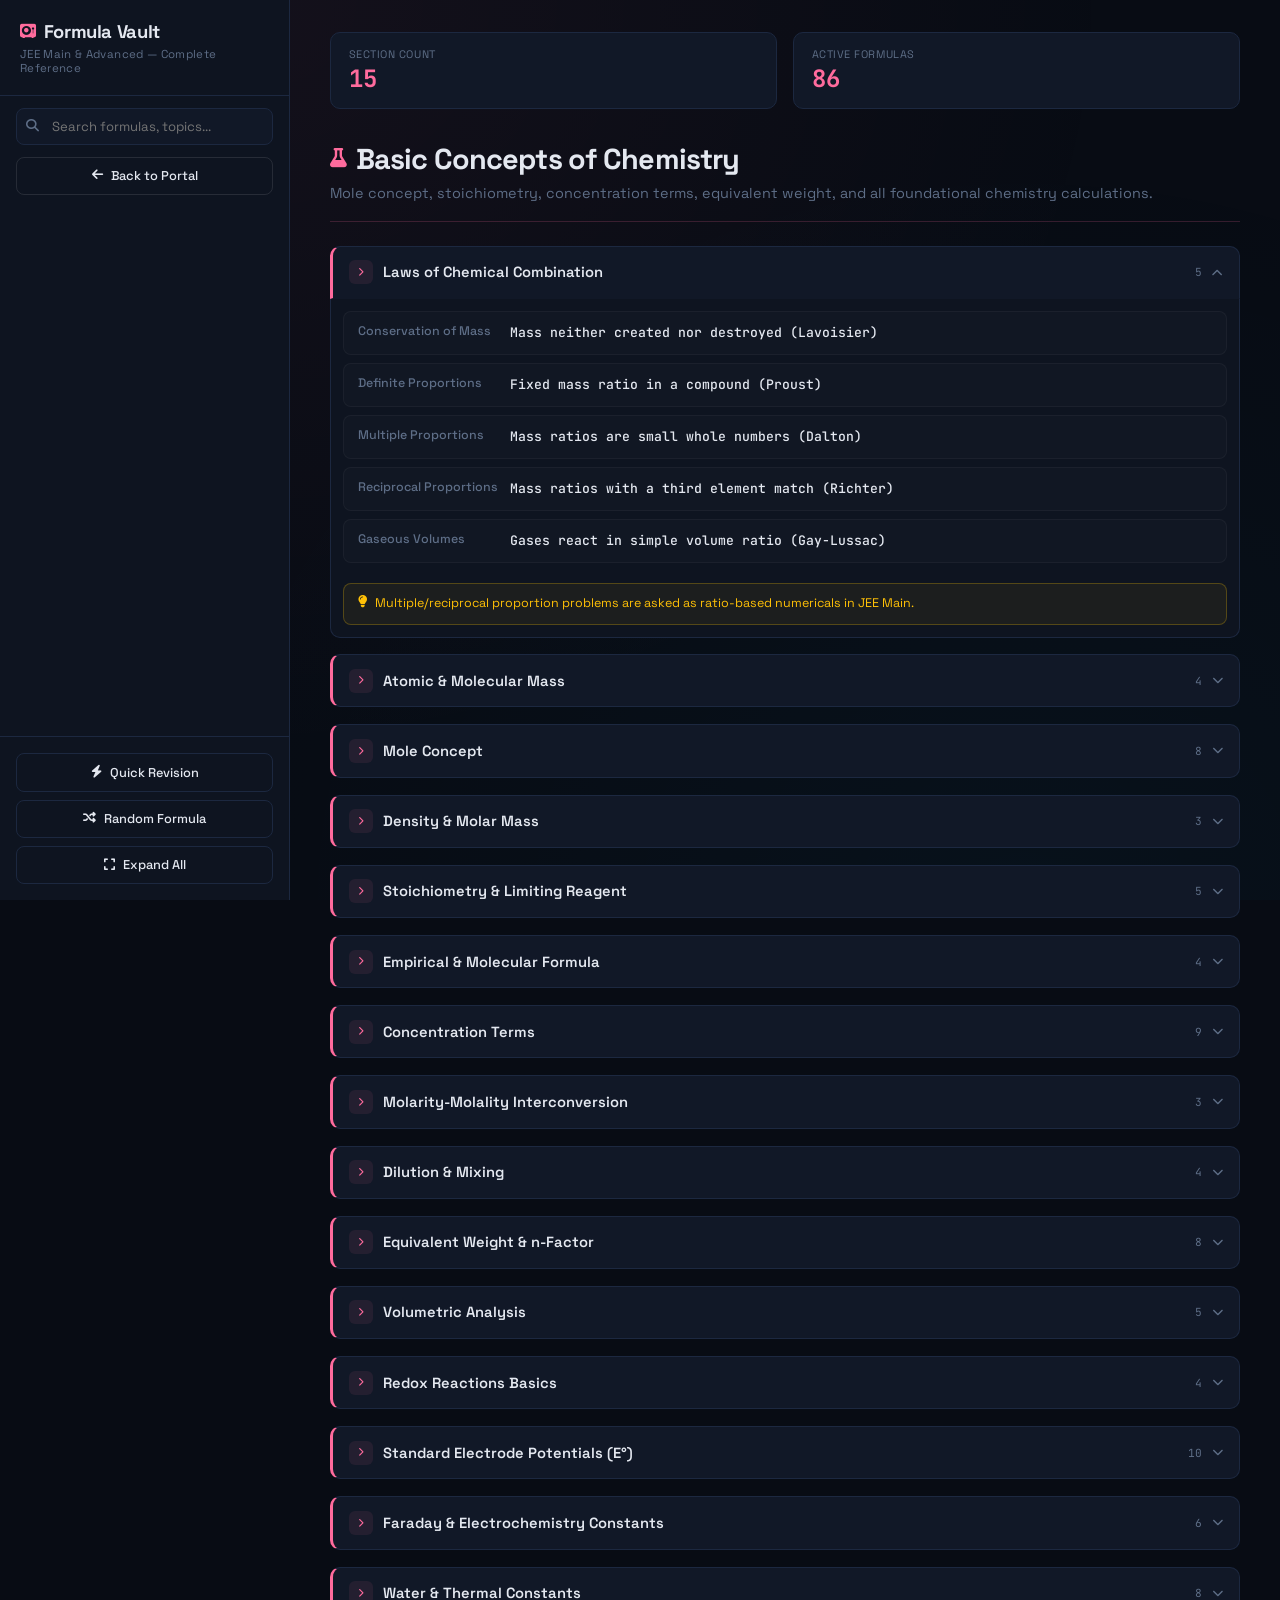
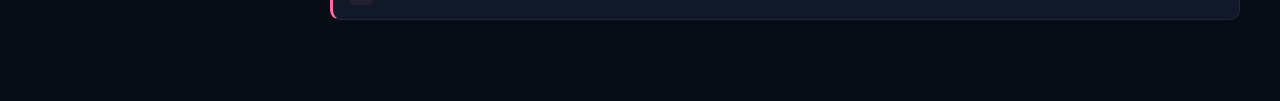
<file: chapters/chemistry-concepts.html>
<!DOCTYPE html>
<html lang="en">
<head>
<meta charset="UTF-8">
<meta name="viewport" content="width=device-width, initial-scale=1.0">
<title>JEE Formula Vault — Chemistry Concepts</title>
<link href="https://fonts.googleapis.com/css2?family=Space+Grotesk:wght@300;400;500;600;700;800&family=JetBrains+Mono:wght@400;500;600&display=swap" rel="stylesheet">
<link rel="stylesheet" href="https://cdnjs.cloudflare.com/ajax/libs/font-awesome/6.5.0/css/all.min.css">
<style>
:root {
  --bg: #080c14;
  --bg2: #0e1420;
  --card: #111827;
  --card2: #161f30;
  --border: #1c2840;
  --fg: #e4e8f0;
  --muted: #5e6e87;
  --accent: #ff6b9d; /* Pink Theme */
  --accent-glow: rgba(255, 107, 157, 0.05);
  --accent-glow-active: rgba(255, 107, 157, 0.1);
  --accent-mark: rgba(255, 107, 157, 0.25);
  --radius: 10px;
  --tip-bg: rgba(255, 193, 7, 0.06);
  --tip-border: rgba(255, 193, 7, 0.25);
  --tip-text: #ffc107;
}

* { margin: 0; padding: 0; box-sizing: border-box; }

body {
  font-family: 'Space Grotesk', sans-serif;
  background: var(--bg);
  color: var(--fg);
  min-height: 100vh;
  overflow-x: hidden;
}

body::before {
  content: '';
  position: fixed;
  inset: 0;
  background: radial-gradient(ellipse at 20% 0%, var(--accent-glow), transparent 60%),
              radial-gradient(ellipse at 80% 100%, rgba(0, 196, 255, 0.03), transparent 60%);
  pointer-events: none;
  z-index: 0;
}

::-webkit-scrollbar { width: 6px; }
::-webkit-scrollbar-track { background: var(--bg2); }
::-webkit-scrollbar-thumb { background: var(--border); border-radius: 3px; }
::-webkit-scrollbar-thumb:hover { background: #2a3a5c; }

#sidebar {
  position: fixed;
  left: 0;
  top: 0;
  bottom: 0;
  width: 290px;
  background: var(--bg2);
  border-right: 1px solid var(--border);
  z-index: 100;
  display: flex;
  flex-direction: column;
  transition: transform .3s ease;
}

.sidebar-head {
  padding: 1.25rem;
  border-bottom: 1px solid var(--border);
}

.sidebar-head h2 {
  font-size: 1.15rem;
  font-weight: 700;
  letter-spacing: -.02em;
  display: flex;
  align-items: center;
  gap: .5rem;
}

.sidebar-head h2 i {
  color: var(--accent);
  font-size: .9rem;
}

.sidebar-head .sub {
  font-size: .72rem;
  color: var(--muted);
  margin-top: .25rem;
  letter-spacing: .03em;
}

.search-box {
  padding: .75rem 1rem;
  position: relative;
}

.search-box i {
  position: absolute;
  left: 1.65rem;
  top: 50%;
  transform: translateY(-50%);
  color: var(--muted);
  font-size: .8rem;
}

.search-box input {
  width: 100%;
  padding: .55rem .75rem .55rem 2.2rem;
  background: var(--card);
  border: 1px solid var(--border);
  border-radius: 8px;
  color: var(--fg);
  font-family: inherit;
  font-size: .82rem;
  outline: none;
  transition: border-color .2s;
}

.search-box input:focus { border-color: var(--accent); }

.sidebar-actions {
  padding: 1rem;
  border-top: 1px solid var(--border);
  display: flex;
  flex-direction: column;
  gap: .5rem;
  margin-top: auto;
}

.action-btn {
  display: flex;
  align-items: center;
  justify-content: center;
  gap: .5rem;
  padding: .6rem;
  border-radius: 8px;
  border: 1px solid var(--border);
  background: transparent;
  color: var(--fg);
  font-family: inherit;
  font-size: .8rem;
  font-weight: 500;
  cursor: pointer;
  transition: all .2s;
  text-decoration: none;
}

.action-btn:hover {
  border-color: var(--accent);
  color: var(--accent);
  background: var(--accent-glow);
}

.action-btn.active {
  background: var(--accent-glow-active);
  border-color: var(--accent);
  color: var(--accent);
}

#menuBtn {
  display: none;
  position: fixed;
  top: 1rem;
  left: 1rem;
  z-index: 200;
  width: 40px;
  height: 40px;
  border-radius: 8px;
  background: var(--card);
  border: 1px solid var(--border);
  color: var(--fg);
  font-size: 1rem;
  cursor: pointer;
  align-items: center;
  justify-content: center;
}

#overlay {
  display: none;
  position: fixed;
  inset: 0;
  background: rgba(0,0,0,.5);
  z-index: 90;
}

#main {
  margin-left: 290px;
  padding: 2rem 2.5rem 4rem;
  position: relative;
  z-index: 1;
  min-height: 100vh;
}

.hero {
  display: flex;
  gap: 1rem;
  margin-bottom: 2rem;
  flex-wrap: wrap;
}

.stat-card {
  background: var(--card);
  border: 1px solid var(--border);
  border-radius: var(--radius);
  padding: .85rem 1.1rem;
  flex: 1;
  min-width: 130px;
  transition: border-color .2s, transform .2s;
}

.stat-card:hover {
  border-color: rgba(255, 255, 255, .15);
  transform: translateY(-2px);
}

.stat-card .sc-label {
  font-size: .68rem;
  color: var(--muted);
  text-transform: uppercase;
  letter-spacing: .05em;
}

.stat-card .sc-val {
  font-size: 1.5rem;
  font-weight: 700;
  font-family: 'JetBrains Mono', monospace;
  margin-top: .15rem;
}

.subject-header {
  margin-bottom: 1.5rem;
  padding-bottom: 1rem;
  border-bottom: 1px solid var(--border);
}

.subject-header h1 {
  font-size: 1.8rem;
  font-weight: 800;
  letter-spacing: -.03em;
  display: flex;
  align-items: center;
  gap: .6rem;
}

.subject-header h1 i { font-size: 1.2rem; }

.subject-header p {
  color: var(--muted);
  font-size: .9rem;
  margin-top: .4rem;
  line-height: 1.5;
}

.section { margin-bottom: 1rem; }

.section-header {
  display: flex;
  align-items: center;
  gap: .6rem;
  padding: .85rem 1rem;
  background: var(--card);
  border: 1px solid var(--border);
  border-radius: var(--radius);
  cursor: pointer;
  transition: all .2s;
  user-select: none;
}

.section-header:hover {
  border-color: rgba(255, 255, 255, .15);
  background: var(--card2);
}

.section-header.open {
  border-radius: var(--radius) var(--radius) 0 0;
  border-bottom-color: transparent;
}

.section-header .sh-icon {
  width: 24px;
  height: 24px;
  display: flex;
  align-items: center;
  justify-content: center;
  border-radius: 6px;
  font-size: .7rem;
  flex-shrink: 0;
}

.section-header .sh-title {
  font-size: .92rem;
  font-weight: 600;
  flex: 1;
}

.section-header .sh-count {
  font-size: .7rem;
  color: var(--muted);
  font-family: 'JetBrains Mono', monospace;
}

.section-header .sh-arrow {
  color: var(--muted);
  font-size: .7rem;
  transition: transform .25s;
}

.section-header.open .sh-arrow { transform: rotate(180deg); }

.section-body {
  overflow: hidden;
  max-height: 0;
  transition: max-height .35s ease, border-color .2s;
  border: 1px solid transparent;
  border-top: none;
  border-radius: 0 0 var(--radius) var(--radius);
}

.section-body.open {
  max-height: 8000px;
  border-color: var(--border);
  background: var(--bg2);
}

.formula-grid {
  padding: .75rem;
  display: grid;
  grid-template-columns: 1fr;
  gap: .5rem;
}

.formula-card {
  display: flex;
  align-items: flex-start;
  gap: .75rem;
  padding: .7rem .85rem;
  background: rgba(255, 255, 255, .015);
  border: 1px solid rgba(255, 255, 255, .04);
  border-radius: 8px;
  cursor: pointer;
  transition: all .2s;
  position: relative;
}

.formula-card:hover {
  background: rgba(255, 255, 255, .035);
  border-color: rgba(255, 255, 255, .08);
}

.formula-card:active { transform: scale(.995); }

.formula-card .fc-name {
  font-size: .78rem;
  color: var(--muted);
  min-width: 140px;
  flex-shrink: 0;
  font-weight: 500;
  line-height: 1.4;
}

.formula-card .fc-formula {
  font-family: 'JetBrains Mono', monospace;
  font-size: .82rem;
  font-weight: 500;
  color: var(--fg);
  line-height: 1.5;
  word-break: break-word;
}

.formula-card .fc-copy {
  position: absolute;
  top: .5rem;
  right: .5rem;
  opacity: 0;
  font-size: .65rem;
  color: var(--muted);
  transition: opacity 0.15s;
}

.formula-card .fc-star {
  position: absolute;
  top: .5rem;
  right: 1.8rem;
  opacity: 0;
  font-size: .75rem;
  color: #ffb81c;
  transition: opacity 0.15s, transform 0.1s;
}

.formula-card:hover .fc-copy, .formula-card:hover .fc-star { opacity: 1; }
.formula-card .fc-star.active { opacity: 1 !important; }
.formula-card .fc-star:active { transform: scale(1.2); }

.jee-tip {
  margin: .5rem .75rem .75rem;
  padding: .65rem .85rem;
  background: var(--tip-bg);
  border: 1px solid var(--tip-border);
  border-radius: 8px;
  font-size: .78rem;
  color: var(--tip-text);
  line-height: 1.55;
  display: flex;
  gap: .5rem;
  align-items: flex-start;
}

.jee-tip i { margin-top: 2px; flex-shrink: 0; }

.master-sheet { margin-top: 2rem; display: none; }
.master-sheet.show-master { display: block !important; }

.master-sheet h2 {
  font-size: 1.15rem;
  font-weight: 700;
  margin-bottom: 1rem;
  display: flex;
  align-items: center;
  gap: .5rem;
}

.master-sheet h2 i { color: var(--accent); }

.master-grid {
  display: grid;
  grid-template-columns: repeat(auto-fill, minmax(320px, 1fr));
  gap: .5rem;
}

.master-card {
  display: flex;
  gap: .6rem;
  padding: .65rem .8rem;
  background: var(--card);
  border: 1px solid var(--border);
  border-radius: 8px;
  cursor: pointer;
  transition: all .2s;
}

.master-card:hover {
  border-color: rgba(255, 107, 157, .3);
  transform: translateY(-1px);
}

.master-card .mc-concept {
  font-size: .72rem;
  color: var(--muted);
  min-width: 110px;
  flex-shrink: 0;
  font-weight: 500;
}

.master-card .mc-formula {
  font-family: 'JetBrains Mono', monospace;
  font-size: .78rem;
  line-height: 1.5;
}

mark {
  background: var(--accent-mark);
  color: var(--fg);
  border-radius: 2px;
  padding: 0 2px;
}

#toast {
  position: fixed;
  bottom: 2rem;
  right: 2rem;
  padding: .65rem 1.1rem;
  background: var(--card2);
  border: 1px solid var(--accent);
  border-radius: 8px;
  font-size: .8rem;
  color: var(--accent);
  z-index: 500;
  opacity: 0;
  transform: translateY(10px);
  transition: all .25s;
  pointer-events: none;
  display: flex;
  align-items: center;
  gap: .5rem;
}

#toast.show { opacity: 1; transform: translateY(0); }

.modal-overlay {
  position: fixed;
  inset: 0;
  background: rgba(0,0,0,.7);
  z-index: 300;
  display: flex;
  align-items: center;
  justify-content: center;
  opacity: 0;
  pointer-events: none;
  transition: opacity .25s;
}

.modal-overlay.show { opacity: 1; pointer-events: auto; }

.modal {
  background: var(--card);
  border: 1px solid var(--border);
  border-radius: 16px;
  padding: 2rem;
  max-width: 500px;
  width: 90%;
  text-align: center;
  transform: scale(.9);
  transition: transform .25s;
}

.modal-overlay.show .modal { transform: scale(1); }

.modal .modal-subject {
  font-size: .72rem;
  text-transform: uppercase;
  letter-spacing: .06em;
  margin-bottom: .5rem;
}

.modal .modal-name {
  font-size: 1.1rem;
  font-weight: 600;
  margin-bottom: 1.25rem;
  min-height: 1.5rem;
}

.modal .modal-formula {
  font-family: 'JetBrains Mono', monospace;
  font-size: 1.3rem;
  font-weight: 600;
  padding: 1.25rem;
  background: var(--bg);
  border: 1px solid var(--border);
  border-radius: 10px;
  margin-bottom: 1rem;
  min-height: 60px;
  display: flex;
  align-items: center;
  justify-content: center;
  cursor: pointer;
  transition: all .2s;
}

.modal .modal-formula:hover { border-color: var(--accent); }

.modal .modal-formula.hidden-f { filter: blur(8px); user-select: none; }

.modal .modal-btns { display: flex; gap: .75rem; justify-content: center; }

.modal .modal-btns button {
  padding: .55rem 1.25rem;
  border-radius: 8px;
  border: 1px solid var(--border);
  background: transparent;
  color: var(--fg);
  font-family: inherit;
  font-size: .82rem;
  font-weight: 500;
  cursor: pointer;
  transition: all .2s;
}

.modal .modal-btns button:hover { border-color: var(--accent); color: var(--accent); }

.modal .modal-btns button.primary { background: var(--accent); color: #080c14; border-color: var(--accent); font-weight: 600; }

.modal .modal-btns button.primary:hover { opacity: .85; }

#backTop {
  position: fixed;
  bottom: 2rem;
  left: 310px;
  width: 38px;
  height: 38px;
  border-radius: 50%;
  background: var(--card);
  border: 1px solid var(--border);
  color: var(--muted);
  display: flex;
  align-items: center;
  justify-content: center;
  cursor: pointer;
  z-index: 50;
  opacity: 0;
  transition: all .25s;
  font-size: .85rem;
}

#backTop.show { opacity: 1; }
#backTop:hover { color: var(--accent); border-color: var(--accent); }

@media(max-width:860px){
  #sidebar { transform: translateX(-100%); }
  #sidebar.open { transform: translateX(0); }
  #menuBtn { display: flex; }
  #main { margin-left: 0; padding: 1.25rem 1rem 3rem; padding-top: 3.5rem; }
  #backTop { left: 1rem; bottom: 1rem; }
  .hero { gap: .5rem; }
  .stat-card { min-width: 100px; padding: .6rem .8rem; }
  .stat-card .sc-val { font-size: 1.2rem; }
  .formula-card { flex-direction: column; gap: .35rem; }
  .formula-card .fc-name { min-width: unset; }
  .master-grid { grid-template-columns: 1fr; }
}
</style>
</head>
<body>

<button id="menuBtn" aria-label="Open menu"><i class="fa-solid fa-bars"></i></button>
<div id="overlay"></div>

<aside id="sidebar">
  <div class="sidebar-head">
    <h2><i class="fa-solid fa-vault"></i> Formula Vault</h2>
    <div class="sub">JEE Main & Advanced — Complete Reference</div>
  </div>
  <div class="search-box">
    <i class="fa-solid fa-magnifying-glass"></i>
    <input type="text" id="searchInput" placeholder="Search formulas, topics..." aria-label="Search formulas">
  </div>
  <div style="padding: 0 1rem 0.5rem 1rem;">
     <a href="../index.html" class="action-btn" style="width: 100%; border-color: rgba(255,255,255,0.1);"><i class="fa-solid fa-arrow-left"></i> Back to Portal</a>
  </div>
  <div class="sidebar-actions">
    <button class="action-btn" id="qrBtn"><i class="fa-solid fa-bolt"></i> Quick Revision</button>
    <button class="action-btn" id="randomBtn"><i class="fa-solid fa-shuffle"></i> Random Formula</button>
    <button class="action-btn" id="expandBtn"><i class="fa-solid fa-expand"></i> Expand All</button>
  </div>
</aside>

<main id="main"></main>

<div id="toast"><i class="fa-solid fa-check"></i> <span id="toastMsg">Copied!</span></div>

<div class="modal-overlay" id="modal">
  <div class="modal">
    <div class="modal-subject" id="modalSubject"></div>
    <div class="modal-name" id="modalName"></div>
    <div class="modal-formula hidden-f" id="modalFormula">—</div>
    <div class="modal-btns">
      <button id="modalReveal">Reveal</button>
      <button id="modalNext" class="primary">Next</button>
    </div>
  </div>
</div>
<button id="backTop" aria-label="Back to top"><i class="fa-solid fa-arrow-up"></i></button>

<script>
const FORMULA_DATA = {
  id: 'chemistry',
  ti: 'Basic Concepts of Chemistry',
  ic: 'fa-solid fa-flask',
  c: '#ff6b9d',
  d: 'Mole concept, stoichiometry, concentration terms, equivalent weight, and all foundational chemistry calculations.',
  sections: [
    {
      s: 'Laws of Chemical Combination',
      t: 'Multiple/reciprocal proportion problems are asked as ratio-based numericals in JEE Main.',
      i: [
        { n: 'Conservation of Mass', f: 'Mass neither created nor destroyed (Lavoisier)' },
        { n: 'Definite Proportions', f: 'Fixed mass ratio in a compound (Proust)' },
        { n: 'Multiple Proportions', f: 'Mass ratios are small whole numbers (Dalton)' },
        { n: 'Reciprocal Proportions', f: 'Mass ratios with a third element match (Richter)' },
        { n: 'Gaseous Volumes', f: 'Gases react in simple volume ratio (Gay-Lussac)' }
      ]
    },
    {
      s: 'Atomic & Molecular Mass',
      i: [
        { n: 'Atomic Mass Unit', f: '1 amu = (1/12) × mass of ¹²C = 1.66 × 10⁻²⁴ g' },
        { n: 'Average Atomic Mass', f: 'A_avg = Σ (fraction × isotopic mass)' },
        { n: 'Molecular Mass', f: 'Σ (atomic mass × number of atoms)' },
        { n: 'Formula Mass', f: 'Used for ionic compounds (e.g., NaCl)' }
      ]
    },
    {
      s: 'Mole Concept',
      t: 'Use 22.4 L/mol unless IUPAC STP (1 bar) is explicitly specified.',
      i: [
        { n: 'Moles', f: 'n = w/M = N/N_A = V(STP)/22.4', qrOnly: true },
        { n: 'From Mass', f: 'n = w / M' },
        { n: 'From Particles', f: 'n = N / N_A' },
        { n: 'From Gas Volume (STP)', f: 'n = V / 22.4 L' },
        { n: 'From Ideal Gas', f: 'n = PV / RT' },
        { n: 'Number of Particles', f: 'N = n × N_A' },
        { n: 'Mass from Moles', f: 'w = n × M' },
        { n: 'Molar Volume (1 atm)', f: '22.4 L/mol at STP' },
        { n: 'Molar Volume (IUPAC)', f: '22.7 L/mol at 1 bar' }
      ]
    },
    {
      s: 'Density & Molar Mass',
      i: [
        { n: 'Gas Density Relation', f: 'M = dRT / P', qr: true },
        { n: 'Derivation', f: 'PM = (w/V)RT = dRT → M = dRT/P' },
        { n: 'Vapour Density', f: 'V.D. = M / 2', qr: true }
      ]
    },
    {
      s: 'Stoichiometry & Limiting Reagent',
      t: 'Limiting reagent + % yield combined numericals are extremely high-frequency in JEE Main.',
      i: [
        { n: 'Stoichiometry Ratio', f: 'moles A/a = moles B/b', qr: true },
        { n: 'Mole Ratio', f: 'moles A/a = moles B/b = moles C/c = moles D/d' },
        { n: 'Limiting Reagent', f: 'Compare: available moles / stoich. coefficient' },
        { n: '% Yield', f: '(Actual/Theoretical) × 100', qr: true },
        { n: 'Atom Economy', f: '(MW of desired product / MW of reactants) × 100' }
      ]
    },
    {
      s: 'Empirical & Molecular Formula',
      t: 'Standard 4-mark JEE Main question: given % composition and molar mass, find both formulas.',
      i: [
        { n: '% Composition', f: '% element = (mass of element / molar mass) × 100' },
        { n: 'Empirical Formula', f: 'Convert % to moles → divide by smallest → whole number ratio' },
        { n: 'Molecular Formula', f: 'n × E.F.; n = M/E.F. mass', qr: true },
        { n: 'M.F. & E.F. Relation', f: 'M.F. = n × E.F. where n = M_molecular / M_empirical' }
      ]
    },
    {
      s: 'Concentration Terms',
      t: 'Molarity is temperature-dependent (volume changes); molality is not.',
      i: [
        { n: 'Mass %', f: '(mass solute/mass solution)×100', qr: true },
        { n: 'Volume % (v/v)', f: '(volume solute / volume solution) × 100' },
        { n: 'Mass/Volume % (w/v)', f: '(mass solute in g / volume solution in mL) × 100' },
        { n: 'ppm', f: '(solute/solution) × 10⁶', qr: true },
        { n: 'Mole Fraction', f: 'x_A = n_A/(n_A+n_B)', qr: true },
        { n: 'Molarity', f: 'M = n×1000/V(mL)', qr: true },
        { n: 'Molality', f: 'm = n/mass_solvent(kg)', qr: true },
        { n: 'Normality', f: 'N = M × n-factor', qr: true },
        { n: 'Formality', f: 'F = gram-formula masses / V(L)' }
      ]
    },
    {
      s: 'Molarity-Molality Interconversion',
      t: 'Favourite JEE Advanced conceptual/numerical link question — always needs density.',
      i: [
        { n: 'Molarity→Molality', f: 'm = 1000M/(1000d − M·M_s)', qr: true },
        { n: 'Using Density', f: 'm = (M × 1000) / (1000d − M × M_solute)' },
        { n: 'Mole Fraction & Molarity', f: 'x_A = (M × M_B) / (M × M_B + 1000d - M × M_A)' }
      ]
    },
    {
      s: 'Dilution & Mixing',
      i: [
        { n: 'Dilution', f: 'M₁V₁ = M₂V₂', qr: true },
        { n: 'Mixing', f: 'M_mix = (M₁V₁+M₂V₂)/(V₁+V₂)', qr: true },
        { n: 'Acid-Base Neutralisation', f: 'N₁V₁(acid) = N₂V₂(base)' },
        { n: 'Mixing Reactive Solutions', f: 'Find limiting reagent first, then final moles' }
      ]
    },
    {
      s: 'Equivalent Weight & n-Factor',
      t: 'n-factor changes with reaction (e.g. KMnO₄: n=5 in acidic, n=3 in neutral) — always determine from the specific reaction.',
      i: [
        { n: 'Equivalent Weight', f: 'E = M/n-factor', qr: true },
        { n: 'Acid n-factor', f: 'Number of replaceable H⁺ (basicity)' },
        { n: 'Base n-factor', f: 'Number of replaceable OH⁻ (acidity)' },
        { n: 'Salt n-factor', f: 'Total +ve (or −ve) charge per formula unit' },
        { n: 'Redox n-factor', f: 'Electrons gained/lost per molecule' },
        { n: 'Gram Equivalents', f: 'moles × n-factor = w / E' },
        { n: 'Milli-Equivalents', f: 'meq = M × n-factor × V(mL)', qr: true },
        { n: 'Equivalent Mass of Metal', f: 'E = (Mass of Metal × 8) / Mass of O₂' }
      ]
    },
    {
      s: 'Volumetric Analysis',
      i: [
        { n: 'Standard Solution', f: 'Solution of known concentration' },
        { n: 'Titration Equation', f: 'N₁V₁ = N₂V₂' },
        { n: 'Primary Standard', f: 'High purity, stable, known molar mass (e.g. K₂Cr₂O₇)' },
        { n: 'Secondary Standard', f: 'Needs standardization before use (e.g. KMnO₄)' },
        { n: 'Back Titration', f: 'Used when reaction is slow or endpoint is hard to detect' }
      ]
    },
    {
      s: 'Redox Reactions Basics',
      i: [
        { n: 'Oxidation Number', f: 'Charge an atom would have if electrons were transferred completely' },
        { n: 'Oxidation', f: 'Loss of electrons → Increase in Ox. State' },
        { n: 'Reduction', f: 'Gain of electrons → Decrease in Ox. State' },
        { n: 'Balancing Redox', f: 'Balance atoms, then balance charge using H⁺/H₂O (acidic) or OH⁻ (basic)' }
      ]
    },
    {
      s: 'Standard Electrode Potentials (E°)',
      t: 'More negative E° = better reducing agent. More positive E° = better oxidizing agent. Li is the strongest reducing agent in aqueous solution.',
      i: [
        { n: 'Strongest Reducing Agent', f: 'Li (E° = −3.04 V)', qr: true },
        { n: 'Strongest Oxidizing Agent', f: 'F₂ (E° = +2.87 V)', qr: true },
        { n: 'Standard H Electrode', f: 'E° = 0.00 V', qr: true },
        { n: 'Lithium (Li⁺/Li)', f: '−3.04 V (Strongest reducing agent)' },
        { n: 'Potassium (K⁺/K)', f: '−2.93 V' },
        { n: 'Sodium (Na⁺/Na)', f: '−2.71 V' },
        { n: 'Zinc (Zn²⁺/Zn)', f: '−0.76 V' },
        { n: 'Iron (Fe²⁺/Fe)', f: '−0.44 V' },
        { n: 'Copper (Cu²⁺/Cu)', f: '+0.34 V' },
        { n: 'Silver (Ag⁺/Ag)', f: '+0.80 V' }
      ]
    },
    {
      s: 'Faraday & Electrochemistry Constants',
      t: 'Always use w = ZIt where Z = E/96500. 1F deposits 1 equivalent weight of any substance.',
      i: [
        { n: 'Faraday Constant', f: 'F ≈ 96500 C/mol', qr: true },
        { n: '1 Faraday (F)', f: '96485 C/mol ≈ 96500 C/mol' },
        { n: 'Faraday meaning', f: '1 mole of electrons = 6.022 × 10²³ electrons' },
        { n: 'Charge of 1 mole e⁻', f: '96485 Coulombs' },
        { n: 'Deposition Relation', f: 'w = (E × I × t) / 96500 (E = eq. weight)' },
        { n: '1 Ampere', f: '1 Coulomb per second (1 C/s)' }
      ]
    },
    {
      s: 'Water & Thermal Constants',
      t: 'JEE Advanced stoichiometry problems sometimes mix thermochemistry (heat released) with limiting reagent concepts.',
      i: [
        { n: 'Specific Heat Water', f: '4.184 J/g·K', qr: true },
        { n: 'Latent Heat Ice/Water', f: '80 cal/g / 540 cal/g', qr: true },
        { n: 'Density of Water (4°C)', f: '1 g/cm³ = 1000 kg/m³' },
        { n: 'Specific Heat of Water', f: '4.184 J/(g·K) = 1 cal/(g·°C)' },
        { n: 'Latent Heat of Fusion (Ice)', f: '334 J/g = 80 cal/g' },
        { n: 'Latent Heat of Vapourization', f: '2260 J/g = 540 cal/g' },
        { n: 'Mechanical Equivalent of Heat', f: 'J = 4.184 J/cal' },
        { n: 'Molar Mass of Water', f: '18.015 g/mol' }
      ]
    }
  ]
};

let searchQuery = '', quickRevision = false, expandedSections = new Set(), allExpanded = false;

function esc(s) { return String(s).replace(/</g, '&lt;').replace(/>/g, '&gt;'); }

function formatMathText(text) {
  const tokens = []; let index = 0;
  const protectedText = text.replace(/<(\/?)(mark|sub|sup)>/g, (m, slash, tag) => {
    const token = `__TAG${index++}__`;
    tokens.push(`<${slash}${tag}>`);
    return token;
  });
  const escaped = protectedText.replace(/</g, '&lt;').replace(/>/g, '&gt;');
  const rendered = escaped
    .replace(/([A-Za-zα-ωΑ-Ω0-9\)\]])_\{([^}]+)\}/g, '$1<sub>$2</sub>')
    .replace(/([A-Za-zα-ωΑ-Ω0-9\)\]])_([A-Za-z0-9]+)/g, '$1<sub>$2</sub>')
    .replace(/\^\(([^)]+)\)/g, '<sup>($1)</sup>')
    .replace(/\^\{([^}]+)\}/g, '<sup>$1</sup>')
    .replace(/\^([A-Za-z0-9]+)/g, '<sup>$1</sup>');
  return rendered.replace(/__TAG(\d+)__/g, (_, i) => tokens[Number(i)]);
}

function highlight(text, q) {
  const safeText = esc(text);
  if (!q) return formatMathText(safeText);
  const e = q.replace(/[.*+?^${}()|[\]\\]/g, '\\$&');
  return formatMathText(safeText.replace(new RegExp(`(${e})`, 'gi'), '<mark>$1</mark>'));
}

function showToast(msg) {
  const t = document.getElementById('toast');
  document.getElementById('toastMsg').textContent = msg;
  t.classList.add('show'); clearTimeout(t._timer);
  t._timer = setTimeout(() => t.classList.remove('show'), 1800);
}

function copyText(text) {
  navigator.clipboard.writeText(text).then(() => showToast('Formula copied!')).catch(() => {});
}

function toggleStar(event, name, formula) {
  event.stopPropagation();
  let starred = JSON.parse(localStorage.getItem('starredFormulas')) || [];
  const idx = starred.findIndex(item => item.formula === formula);
  
  if (idx > -1) {
    starred.splice(idx, 1);
    showToast('Removed from Cheat Sheet');
    event.currentTarget.classList.remove('active');
    event.currentTarget.innerHTML = '<i class="fa-regular fa-star"></i>';
  } else {
    starred.push({ subject: FORMULA_DATA.ti, name: name, formula: formula });
    showToast('Saved to Starred Cheat Sheet!');
    event.currentTarget.classList.add('active');
    event.currentTarget.innerHTML = '<i class="fa-solid fa-star"></i>';
  }
  localStorage.setItem('starredFormulas', JSON.stringify(starred));
}

function isStarred(formula) {
  const starred = JSON.parse(localStorage.getItem('starredFormulas')) || [];
  return starred.some(item => item.formula === formula);
}

function renderContent() {
  const main = document.getElementById('main');
  const q = searchQuery.toLowerCase().trim();
  
  let sectionHtml = '';
  let totalF = 0;
  let activeSections = 0;

  FORMULA_DATA.sections.forEach((sec, si) => {
    const itemsFiltered = sec.i.filter(item => {
      if (item.qrOnly) return false;
      return !q || item.n.toLowerCase().includes(q) || item.f.toLowerCase().includes(q);
    });

    if (itemsFiltered.length > 0) {
      activeSections++;
      totalF += itemsFiltered.length;
      const key = `${FORMULA_DATA.id}-${si}`;
      const isOpen = expandedSections.has(key) || q;

      sectionHtml += `
        <div class="section">
          <div class="section-header ${isOpen ? 'open' : ''}" data-key="${key}" style="border-left: 3px solid ${FORMULA_DATA.c}">
            <div class="sh-icon" style="background:${FORMULA_DATA.c}15; color:${FORMULA_DATA.c}">
              <i class="fa-solid fa-chevron-right" style="font-size:.55rem"></i>
            </div>
            <span class="sh-title">${highlight(sec.s, searchQuery)}</span>
            <span class="sh-count">${itemsFiltered.length}</span>
            <i class="fa-solid fa-chevron-down sh-arrow"></i>
          </div>
          <div class="section-body ${isOpen ? 'open' : ''}">
            <div class="formula-grid">`;
      
      itemsFiltered.forEach(item => {
        const starClass = isStarred(item.f) ? 'active' : '';
        const starIcon = isStarred(item.f) ? 'fa-solid fa-star' : 'fa-regular fa-star';
        
        sectionHtml += `
          <div class="formula-card" data-formula="${esc(item.f)}" onclick="copyText(this.dataset.formula)">
            <span class="fc-copy"><i class="fa-regular fa-copy"></i></span>
            <span class="fc-star ${starClass}" onclick="toggleStar(event, '${esc(item.n)}', '${esc(item.f)}')">
              <i class="${starIcon}"></i>
            </span>
            <span class="fc-name">${highlight(item.n, searchQuery)}</span>
            <span class="fc-formula">${highlight(item.f, searchQuery)}</span>
          </div>`;
      });

      sectionHtml += `</div>`;
      if (sec.t && !q) {
        sectionHtml += `<div class="jee-tip"><i class="fa-solid fa-lightbulb"></i><span>${sec.t}</span></div>`;
      }
      sectionHtml += `</div></div>`;
    }
  });

  const revisionItems = [];
  FORMULA_DATA.sections.forEach(sec => {
    sec.i.forEach(item => {
      if (item.qr || item.qrOnly) {
        revisionItems.push(item);
      }
    });
  });

  let revisionHtml = `
    <div class="master-sheet ${quickRevision && !q ? 'show-master' : ''}">
      <h2><i class="fa-solid fa-bolt"></i> Master Formula Sheet — ${FORMULA_DATA.ti}</h2>
      <div class="master-grid">`;
  
  revisionItems.forEach(m => {
    revisionHtml += `
      <div class="master-card" data-formula="${esc(m.f)}" onclick="copyText(this.dataset.formula)">
        <span class="mc-concept">${highlight(m.n, searchQuery)}</span>
        <span class="mc-formula">${highlight(m.f, searchQuery)}</span>
      </div>`;
  });
  revisionHtml += `</div></div>`;

  let combinedLayout = `
    <div class="hero">
      <div class="stat-card">
        <div class="sc-label">Section Count</div>
        <div class="sc-val" style="color:var(--accent)">${FORMULA_DATA.sections.length}</div>
      </div>
      <div class="stat-card">
        <div class="sc-label">Active Formulas</div>
        <div class="sc-val" style="color:var(--accent)">${totalF}</div>
      </div>
    </div>
    <div class="subject-header" style="border-bottom-color:${FORMULA_DATA.c}30">
      <h1><i class="${FORMULA_DATA.ic}" style="color:${FORMULA_DATA.c}"></i> ${FORMULA_DATA.ti}</h1>
      <p>${FORMULA_DATA.d}</p>
    </div>
  `;

  if (quickRevision && !q) {
    combinedLayout += revisionHtml;
  } else {
    combinedLayout += sectionHtml + revisionHtml;
  }

  main.innerHTML = combinedLayout;
}

const urlParams = new URLSearchParams(window.location.search);
if (urlParams.get('mode') === 'quick') {
  quickRevision = true;
  document.getElementById('qrBtn').classList.add('active');
}

document.getElementById('searchInput').addEventListener('input', e => {
  searchQuery = e.target.value;
  renderContent();
});

document.getElementById('main').addEventListener('click', e => {
  const header = e.target.closest('.section-header');
  if (!header) return;
  const key = header.dataset.key;
  if (expandedSections.has(key)) expandedSections.delete(key); else expandedSections.add(key);
  header.classList.toggle('open');
  header.nextElementSibling.classList.toggle('open');
});

document.getElementById('qrBtn').addEventListener('click', () => {
  quickRevision = !quickRevision;
  document.getElementById('qrBtn').classList.toggle('active', quickRevision);
  renderContent();
  showToast(quickRevision ? 'Quick Revision mode on' : 'Full view restored');
});

document.getElementById('expandBtn').addEventListener('click', () => {
  allExpanded = !allExpanded;
  if (allExpanded) {
    FORMULA_DATA.sections.forEach((sec, si) => expandedSections.add(`${FORMULA_DATA.id}-${si}`));
    document.getElementById('expandBtn').innerHTML = '<i class="fa-solid fa-compress"></i> Collapse All';
  } else {
    expandedSections.clear();
    document.getElementById('expandBtn').innerHTML = '<i class="fa-solid fa-expand"></i> Expand All';
  }
  renderContent();
});

document.getElementById('menuBtn').addEventListener('click', () => {
  document.getElementById('sidebar').classList.add('open');
  document.getElementById('overlay').style.display = 'block';
});
document.getElementById('overlay').addEventListener('click', () => {
  document.getElementById('sidebar').classList.remove('open');
  document.getElementById('overlay').style.display = 'none';
});

const backTop = document.getElementById('backTop');
window.addEventListener('scroll', () => { backTop.classList.toggle('show', window.scrollY > 400); });
backTop.addEventListener('click', () => window.scrollTo({ top: 0, behavior: 'smooth' }));

const modal = document.getElementById('modal');
const modalSubject = document.getElementById('modalSubject');
const modalName = document.getElementById('modalName');
const modalFormula = document.getElementById('modalFormula');
let modalRevealed = false;

function showRandomFormula() {
  const allSubFormulas = [];
  FORMULA_DATA.sections.forEach(sec => sec.i.forEach(item => allSubFormulas.push(item)));
  
  const f = allSubFormulas[Math.floor(Math.random() * allSubFormulas.length)];
  modalSubject.textContent = FORMULA_DATA.ti;
  modalSubject.style.color = FORMULA_DATA.c;
  modalName.textContent = f.n;
  modalFormula.textContent = f.f;
  modalFormula.classList.add('hidden-f');
  modalRevealed = false;
  document.getElementById('modalReveal').textContent = 'Reveal';
  modal.classList.add('show');
}

document.getElementById('randomBtn').addEventListener('click', showRandomFormula);
document.getElementById('modalReveal').addEventListener('click', () => {
  if (!modalRevealed) {
    modalFormula.classList.remove('hidden-f');
    modalRevealed = true;
    document.getElementById('modalReveal').textContent = 'Copy';
  } else {
    copyText(modalFormula.textContent);
  }
});
document.getElementById('modalNext').addEventListener('click', showRandomFormula);
modal.addEventListener('click', e => { if (e.target === modal) modal.classList.remove('show'); });

expandedSections.add(`${FORMULA_DATA.id}-0`);
renderContent();
</script>
</body>
</html>
</file>
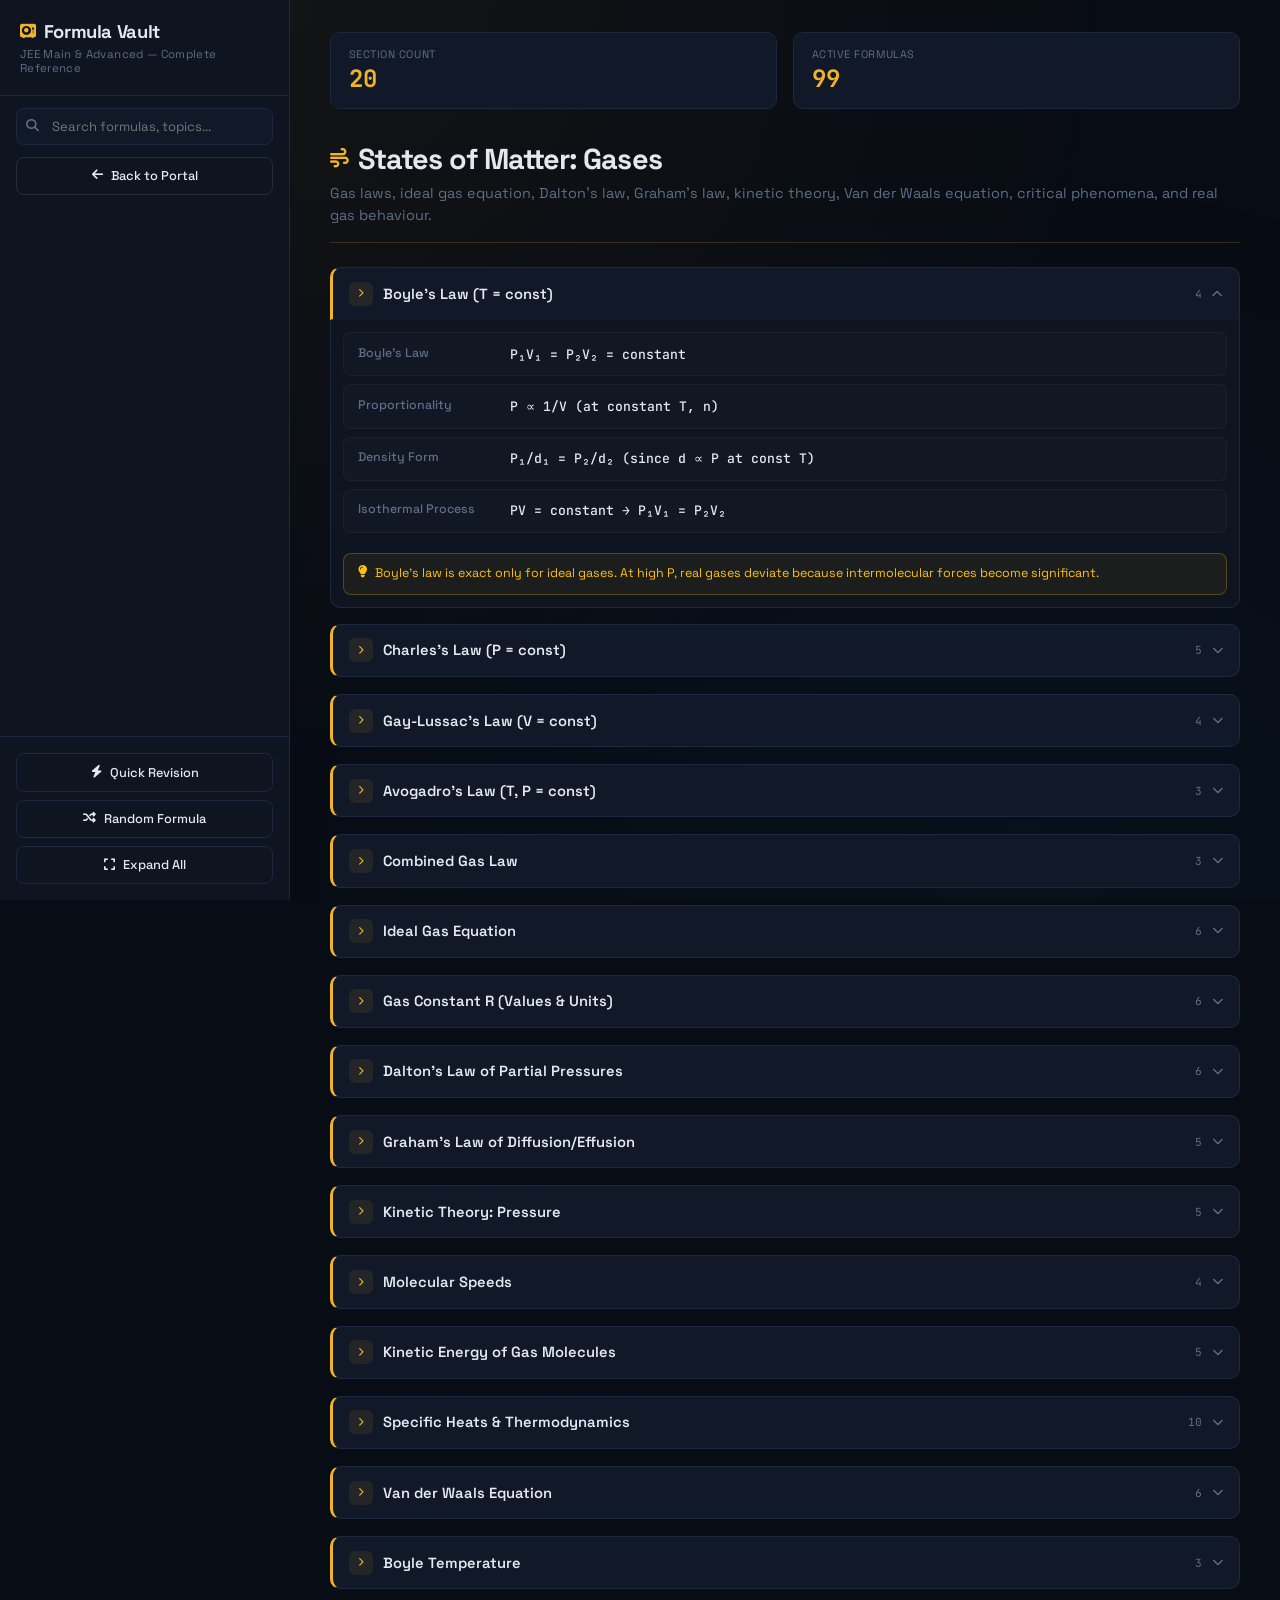
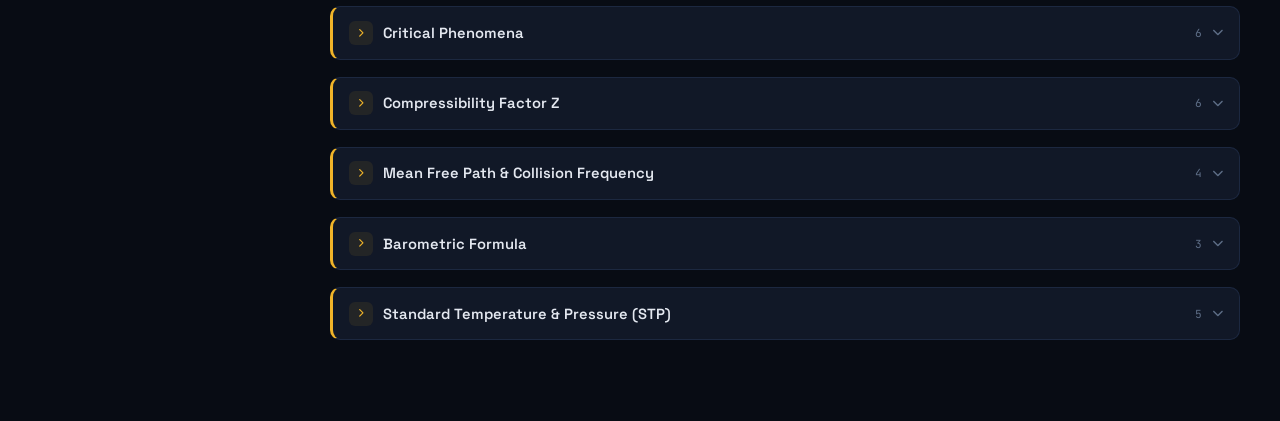
<file: chapters/gases.html>
<!DOCTYPE html>
<html lang="en">
<head>
<meta charset="UTF-8">
<meta name="viewport" content="width=device-width, initial-scale=1.0">
<title>JEE Formula Vault — Gases</title>
<link href="https://fonts.googleapis.com/css2?family=Space+Grotesk:wght@300;400;500;600;700;800&family=JetBrains+Mono:wght@400;500;600&display=swap" rel="stylesheet">
<link rel="stylesheet" href="https://cdnjs.cloudflare.com/ajax/libs/font-awesome/6.5.0/css/all.min.css">
<style>
:root {
  --bg: #080c14;
  --bg2: #0e1420;
  --card: #111827;
  --card2: #161f30;
  --border: #1c2840;
  --fg: #e4e8f0;
  --muted: #5e6e87;
  --accent: #f0b429; /* Yellow Theme */
  --accent-glow: rgba(240, 180, 41, 0.05);
  --accent-glow-active: rgba(240, 180, 41, 0.1);
  --accent-mark: rgba(240, 180, 41, 0.25);
  --radius: 10px;
  --tip-bg: rgba(255, 193, 7, 0.06);
  --tip-border: rgba(255, 193, 7, 0.25);
  --tip-text: #ffc107;
}

* { margin: 0; padding: 0; box-sizing: border-box; }

body {
  font-family: 'Space Grotesk', sans-serif;
  background: var(--bg);
  color: var(--fg);
  min-height: 100vh;
  overflow-x: hidden;
}

body::before {
  content: '';
  position: fixed;
  inset: 0;
  background: radial-gradient(ellipse at 20% 0%, var(--accent-glow), transparent 60%),
              radial-gradient(ellipse at 80% 100%, rgba(0, 196, 255, 0.03), transparent 60%);
  pointer-events: none;
  z-index: 0;
}

::-webkit-scrollbar { width: 6px; }
::-webkit-scrollbar-track { background: var(--bg2); }
::-webkit-scrollbar-thumb { background: var(--border); border-radius: 3px; }
::-webkit-scrollbar-thumb:hover { background: #2a3a5c; }

#sidebar {
  position: fixed;
  left: 0;
  top: 0;
  bottom: 0;
  width: 290px;
  background: var(--bg2);
  border-right: 1px solid var(--border);
  z-index: 100;
  display: flex;
  flex-direction: column;
  transition: transform .3s ease;
}

.sidebar-head {
  padding: 1.25rem;
  border-bottom: 1px solid var(--border);
}

.sidebar-head h2 {
  font-size: 1.15rem;
  font-weight: 700;
  letter-spacing: -.02em;
  display: flex;
  align-items: center;
  gap: .5rem;
}

.sidebar-head h2 i {
  color: var(--accent);
  font-size: .9rem;
}

.sidebar-head .sub {
  font-size: .72rem;
  color: var(--muted);
  margin-top: .25rem;
  letter-spacing: .03em;
}

.search-box {
  padding: .75rem 1rem;
  position: relative;
}

.search-box i {
  position: absolute;
  left: 1.65rem;
  top: 50%;
  transform: translateY(-50%);
  color: var(--muted);
  font-size: .8rem;
}

.search-box input {
  width: 100%;
  padding: .55rem .75rem .55rem 2.2rem;
  background: var(--card);
  border: 1px solid var(--border);
  border-radius: 8px;
  color: var(--fg);
  font-family: inherit;
  font-size: .82rem;
  outline: none;
  transition: border-color .2s;
}

.search-box input:focus { border-color: var(--accent); }

.sidebar-actions {
  padding: 1rem;
  border-top: 1px solid var(--border);
  display: flex;
  flex-direction: column;
  gap: .5rem;
  margin-top: auto;
}

.action-btn {
  display: flex;
  align-items: center;
  justify-content: center;
  gap: .5rem;
  padding: .6rem;
  border-radius: 8px;
  border: 1px solid var(--border);
  background: transparent;
  color: var(--fg);
  font-family: inherit;
  font-size: .8rem;
  font-weight: 500;
  cursor: pointer;
  transition: all .2s;
  text-decoration: none;
}

.action-btn:hover {
  border-color: var(--accent);
  color: var(--accent);
  background: var(--accent-glow);
}

.action-btn.active {
  background: var(--accent-glow-active);
  border-color: var(--accent);
  color: var(--accent);
}

#menuBtn {
  display: none;
  position: fixed;
  top: 1rem;
  left: 1rem;
  z-index: 200;
  width: 40px;
  height: 40px;
  border-radius: 8px;
  background: var(--card);
  border: 1px solid var(--border);
  color: var(--fg);
  font-size: 1rem;
  cursor: pointer;
  align-items: center;
  justify-content: center;
}

#overlay {
  display: none;
  position: fixed;
  inset: 0;
  background: rgba(0,0,0,.5);
  z-index: 90;
}

#main {
  margin-left: 290px;
  padding: 2rem 2.5rem 4rem;
  position: relative;
  z-index: 1;
  min-height: 100vh;
}

.hero {
  display: flex;
  gap: 1rem;
  margin-bottom: 2rem;
  flex-wrap: wrap;
}

.stat-card {
  background: var(--card);
  border: 1px solid var(--border);
  border-radius: var(--radius);
  padding: .85rem 1.1rem;
  flex: 1;
  min-width: 130px;
  transition: border-color .2s, transform .2s;
}

.stat-card:hover {
  border-color: rgba(255, 255, 255, .15);
  transform: translateY(-2px);
}

.stat-card .sc-label {
  font-size: .68rem;
  color: var(--muted);
  text-transform: uppercase;
  letter-spacing: .05em;
}

.stat-card .sc-val {
  font-size: 1.5rem;
  font-weight: 700;
  font-family: 'JetBrains Mono', monospace;
  margin-top: .15rem;
}

.subject-header {
  margin-bottom: 1.5rem;
  padding-bottom: 1rem;
  border-bottom: 1px solid var(--border);
}

.subject-header h1 {
  font-size: 1.8rem;
  font-weight: 800;
  letter-spacing: -.03em;
  display: flex;
  align-items: center;
  gap: .6rem;
}

.subject-header h1 i { font-size: 1.2rem; }

.subject-header p {
  color: var(--muted);
  font-size: .9rem;
  margin-top: .4rem;
  line-height: 1.5;
}

.section { margin-bottom: 1rem; }

.section-header {
  display: flex;
  align-items: center;
  gap: .6rem;
  padding: .85rem 1rem;
  background: var(--card);
  border: 1px solid var(--border);
  border-radius: var(--radius);
  cursor: pointer;
  transition: all .2s;
  user-select: none;
}

.section-header:hover {
  border-color: rgba(255, 255, 255, .15);
  background: var(--card2);
}

.section-header.open {
  border-radius: var(--radius) var(--radius) 0 0;
  border-bottom-color: transparent;
}

.section-header .sh-icon {
  width: 24px;
  height: 24px;
  display: flex;
  align-items: center;
  justify-content: center;
  border-radius: 6px;
  font-size: .7rem;
  flex-shrink: 0;
}

.section-header .sh-title {
  font-size: .92rem;
  font-weight: 600;
  flex: 1;
}

.section-header .sh-count {
  font-size: .7rem;
  color: var(--muted);
  font-family: 'JetBrains Mono', monospace;
}

.section-header .sh-arrow {
  color: var(--muted);
  font-size: .7rem;
  transition: transform .25s;
}

.section-header.open .sh-arrow { transform: rotate(180deg); }

.section-body {
  overflow: hidden;
  max-height: 0;
  transition: max-height .35s ease, border-color .2s;
  border: 1px solid transparent;
  border-top: none;
  border-radius: 0 0 var(--radius) var(--radius);
}

.section-body.open {
  max-height: 8000px;
  border-color: var(--border);
  background: var(--bg2);
}

.formula-grid {
  padding: .75rem;
  display: grid;
  grid-template-columns: 1fr;
  gap: .5rem;
}

.formula-card {
  display: flex;
  align-items: flex-start;
  gap: .75rem;
  padding: .7rem .85rem;
  background: rgba(255, 255, 255, .015);
  border: 1px solid rgba(255, 255, 255, .04);
  border-radius: 8px;
  cursor: pointer;
  transition: all .2s;
  position: relative;
}

.formula-card:hover {
  background: rgba(255, 255, 255, .035);
  border-color: rgba(255, 255, 255, .08);
}

.formula-card:active { transform: scale(.995); }

.formula-card .fc-name {
  font-size: .78rem;
  color: var(--muted);
  min-width: 140px;
  flex-shrink: 0;
  font-weight: 500;
  line-height: 1.4;
}

.formula-card .fc-formula {
  font-family: 'JetBrains Mono', monospace;
  font-size: .82rem;
  font-weight: 500;
  color: var(--fg);
  line-height: 1.5;
  word-break: break-word;
}

.formula-card .fc-copy {
  position: absolute;
  top: .5rem;
  right: .5rem;
  opacity: 0;
  font-size: .65rem;
  color: var(--muted);
  transition: opacity 0.15s;
}

.formula-card .fc-star {
  position: absolute;
  top: .5rem;
  right: 1.8rem;
  opacity: 0;
  font-size: .75rem;
  color: #ffb81c;
  transition: opacity 0.15s, transform 0.1s;
}

.formula-card:hover .fc-copy, .formula-card:hover .fc-star { opacity: 1; }
.formula-card .fc-star.active { opacity: 1 !important; }
.formula-card .fc-star:active { transform: scale(1.2); }

.jee-tip {
  margin: .5rem .75rem .75rem;
  padding: .65rem .85rem;
  background: var(--tip-bg);
  border: 1px solid var(--tip-border);
  border-radius: 8px;
  font-size: .78rem;
  color: var(--tip-text);
  line-height: 1.55;
  display: flex;
  gap: .5rem;
  align-items: flex-start;
}

.jee-tip i { margin-top: 2px; flex-shrink: 0; }

.master-sheet { margin-top: 2rem; display: none; }
.master-sheet.show-master { display: block !important; }

.master-sheet h2 {
  font-size: 1.15rem;
  font-weight: 700;
  margin-bottom: 1rem;
  display: flex;
  align-items: center;
  gap: .5rem;
}

.master-sheet h2 i { color: var(--accent); }

.master-grid {
  display: grid;
  grid-template-columns: repeat(auto-fill, minmax(320px, 1fr));
  gap: .5rem;
}

.master-card {
  display: flex;
  gap: .6rem;
  padding: .65rem .8rem;
  background: var(--card);
  border: 1px solid var(--border);
  border-radius: 8px;
  cursor: pointer;
  transition: all .2s;
}

.master-card:hover {
  border-color: rgba(240, 180, 41, .3);
  transform: translateY(-1px);
}

.master-card .mc-concept {
  font-size: .72rem;
  color: var(--muted);
  min-width: 110px;
  flex-shrink: 0;
  font-weight: 500;
}

.master-card .mc-formula {
  font-family: 'JetBrains Mono', monospace;
  font-size: .78rem;
  line-height: 1.5;
}

mark {
  background: var(--accent-mark);
  color: var(--fg);
  border-radius: 2px;
  padding: 0 2px;
}

#toast {
  position: fixed;
  bottom: 2rem;
  right: 2rem;
  padding: .65rem 1.1rem;
  background: var(--card2);
  border: 1px solid var(--accent);
  border-radius: 8px;
  font-size: .8rem;
  color: var(--accent);
  z-index: 500;
  opacity: 0;
  transform: translateY(10px);
  transition: all .25s;
  pointer-events: none;
  display: flex;
  align-items: center;
  gap: .5rem;
}

#toast.show { opacity: 1; transform: translateY(0); }

.modal-overlay {
  position: fixed;
  inset: 0;
  background: rgba(0,0,0,.7);
  z-index: 300;
  display: flex;
  align-items: center;
  justify-content: center;
  opacity: 0;
  pointer-events: none;
  transition: opacity .25s;
}

.modal-overlay.show { opacity: 1; pointer-events: auto; }

.modal {
  background: var(--card);
  border: 1px solid var(--border);
  border-radius: 16px;
  padding: 2rem;
  max-width: 500px;
  width: 90%;
  text-align: center;
  transform: scale(.9);
  transition: transform .25s;
}

.modal-overlay.show .modal { transform: scale(1); }

.modal .modal-subject {
  font-size: .72rem;
  text-transform: uppercase;
  letter-spacing: .06em;
  margin-bottom: .5rem;
}

.modal .modal-name {
  font-size: 1.1rem;
  font-weight: 600;
  margin-bottom: 1.25rem;
  min-height: 1.5rem;
}

.modal .modal-formula {
  font-family: 'JetBrains Mono', monospace;
  font-size: 1.3rem;
  font-weight: 600;
  padding: 1.25rem;
  background: var(--bg);
  border: 1px solid var(--border);
  border-radius: 10px;
  margin-bottom: 1rem;
  min-height: 60px;
  display: flex;
  align-items: center;
  justify-content: center;
  cursor: pointer;
  transition: all .2s;
}

.modal .modal-formula:hover { border-color: var(--accent); }

.modal .modal-formula.hidden-f { filter: blur(8px); user-select: none; }

.modal .modal-btns { display: flex; gap: .75rem; justify-content: center; }

.modal .modal-btns button {
  padding: .55rem 1.25rem;
  border-radius: 8px;
  border: 1px solid var(--border);
  background: transparent;
  color: var(--fg);
  font-family: inherit;
  font-size: .82rem;
  font-weight: 500;
  cursor: pointer;
  transition: all .2s;
}

.modal .modal-btns button:hover { border-color: var(--accent); color: var(--accent); }

.modal .modal-btns button.primary { background: var(--accent); color: #080c14; border-color: var(--accent); font-weight: 600; }

.modal .modal-btns button.primary:hover { opacity: .85; }

#backTop {
  position: fixed;
  bottom: 2rem;
  left: 310px;
  width: 38px;
  height: 38px;
  border-radius: 50%;
  background: var(--card);
  border: 1px solid var(--border);
  color: var(--muted);
  display: flex;
  align-items: center;
  justify-content: center;
  cursor: pointer;
  z-index: 50;
  opacity: 0;
  transition: all .25s;
  font-size: .85rem;
}

#backTop.show { opacity: 1; }
#backTop:hover { color: var(--accent); border-color: var(--accent); }

@media(max-width:860px){
  #sidebar { transform: translateX(-100%); }
  #sidebar.open { transform: translateX(0); }
  #menuBtn { display: flex; }
  #main { margin-left: 0; padding: 1.25rem 1rem 3rem; padding-top: 3.5rem; }
  #backTop { left: 1rem; bottom: 1rem; }
  .hero { gap: .5rem; }
  .stat-card { min-width: 100px; padding: .6rem .8rem; }
  .stat-card .sc-val { font-size: 1.2rem; }
  .formula-card { flex-direction: column; gap: .35rem; }
  .formula-card .fc-name { min-width: unset; }
  .master-grid { grid-template-columns: 1fr; }
}
</style>
</head>
<body>

<button id="menuBtn" aria-label="Open menu"><i class="fa-solid fa-bars"></i></button>
<div id="overlay"></div>

<aside id="sidebar">
  <div class="sidebar-head">
    <h2><i class="fa-solid fa-vault"></i> Formula Vault</h2>
    <div class="sub">JEE Main & Advanced — Complete Reference</div>
  </div>
  <div class="search-box">
    <i class="fa-solid fa-magnifying-glass"></i>
    <input type="text" id="searchInput" placeholder="Search formulas, topics..." aria-label="Search formulas">
  </div>
  <div style="padding: 0 1rem 0.5rem 1rem;">
     <a href="../index.html" class="action-btn" style="width: 100%; border-color: rgba(255,255,255,0.1);"><i class="fa-solid fa-arrow-left"></i> Back to Portal</a>
  </div>
  <div class="sidebar-actions">
    <button class="action-btn" id="qrBtn"><i class="fa-solid fa-bolt"></i> Quick Revision</button>
    <button class="action-btn" id="randomBtn"><i class="fa-solid fa-shuffle"></i> Random Formula</button>
    <button class="action-btn" id="expandBtn"><i class="fa-solid fa-expand"></i> Expand All</button>
  </div>
</aside>

<main id="main"></main>

<div id="toast"><i class="fa-solid fa-check"></i> <span id="toastMsg">Copied!</span></div>

<div class="modal-overlay" id="modal">
  <div class="modal">
    <div class="modal-subject" id="modalSubject"></div>
    <div class="modal-name" id="modalName"></div>
    <div class="modal-formula hidden-f" id="modalFormula">—</div>
    <div class="modal-btns">
      <button id="modalReveal">Reveal</button>
      <button id="modalNext" class="primary">Next</button>
    </div>
  </div>
</div>
<button id="backTop" aria-label="Back to top"><i class="fa-solid fa-arrow-up"></i></button>

<script>
const FORMULA_DATA = {
  id: 'gases',
  ti: 'States of Matter: Gases',
  ic: 'fa-solid fa-wind',
  c: '#f0b429',
  d: 'Gas laws, ideal gas equation, Dalton\'s law, Graham\'s law, kinetic theory, Van der Waals equation, critical phenomena, and real gas behaviour.',
  sections: [
    {
      s: 'Boyle\'s Law (T = const)',
      t: 'Boyle\'s law is exact only for ideal gases. At high P, real gases deviate because intermolecular forces become significant.',
      i: [
        { n: 'Boyle\'s Law', f: 'P₁V₁ = P₂V₂ = constant', qr: true },
        { n: 'Proportionality', f: 'P ∝ 1/V (at constant T, n)' },
        { n: 'Density Form', f: 'P₁/d₁ = P₂/d₂ (since d ∝ P at const T)' },
        { n: 'Isothermal Process', f: 'PV = constant → P₁V₁ = P₂V₂' }
      ]
    },
    {
      s: 'Charles\'s Law (P = const)',
      t: 'Always use absolute temperature (Kelvin). Using Celsius gives wrong answers — a classic trap.',
      i: [
        { n: 'Charles\'s Law', f: 'V₁/T₁ = V₂/T₂ (T in Kelvin)', qr: true },
        { n: 'Proportionality', f: 'V ∝ T (at constant P, n)' },
        { n: 'Density Form', f: 'd₁T₁ = d₂T₂ (since d ∝ 1/T at const P)' },
        { n: 'Isobaric Process', f: 'V/T = constant' },
        { n: 'Absolute Zero', f: '-273.15°C (0 K) — volume theoretically becomes zero' }
      ]
    },
    {
      s: 'Gay-Lussac\'s Law (V = const)',
      i: [
        { n: 'Gay-Lussac\'s Law', f: 'P₁/T₁ = P₂/T₂ (T in Kelvin)', qr: true },
        { n: 'Proportionality', f: 'P ∝ T (at constant V, n)' },
        { n: 'Isochoric Process', f: 'P/T = constant' },
        { n: 'Pressure Coefficient', f: 'γ_p = (P_t - P_0)/(P_0 × t) = 1/273' }
      ]
    },
    {
      s: 'Avogadro\'s Law (T, P = const)',
      t: 'Avogadro\'s law is the bridge between gas volume and moles — the basis for molar volume = 22.4 L.',
      i: [
        { n: 'Avogadro\'s Law', f: 'V₁/n₁ = V₂/n₂ = constant', qr: true },
        { n: 'Proportionality', f: 'V ∝ n (at constant T, P)' },
        { n: 'At STP Implication', f: 'Equal volumes of all gases contain equal moles at same T, P' }
      ]
    },
    {
      s: 'Combined Gas Law',
      t: 'The combined gas law unifies Boyle\'s, Charles\'s, and Gay-Lussac\'s — use when T and P (or T and V) both change.',
      i: [
        { n: 'Combined Gas Law', f: 'P₁V₁/T₁ = P₂V₂/T₂', qr: true },
        { n: 'For Fixed n', f: 'PV/T = constant (any change of state)' },
        { n: 'With Density', f: 'P₁/(d₁T₁) = P₂/(d₂T₂)' }
      ]
    },
    {
      s: 'Ideal Gas Equation',
      t: 'PV = nRT is the single most used equation in this chapter. Always check unit consistency: R must match P, V units.',
      i: [
        { n: 'Ideal Gas Equation', f: 'PV = nRT', qr: true },
        { n: 'In Terms of Mass', f: 'PV = (w/M)RT' },
        { n: 'Density Form', f: 'PM = dRT → d = PM/RT' },
        { n: 'Molar Mass from Gas', f: 'M = dRT/P = wRT/PV', qr: true },
        { n: 'Mixture of Gases', f: 'P_total × V = n_total × R × T' },
        { n: 'Boltzmann Constant', f: 'k = R/N_A = 1.38×10⁻²³ J/K' }
      ]
    },
    {
      s: 'Gas Constant R (Values & Units)',
      t: 'Using the wrong R value is the #1 computational error. Match R to the units of P and V given in the problem.',
      i: [
        { n: 'R (SI)', f: '8.314 J/(mol·K)', qr: true },
        { n: 'R (L·atm)', f: '0.0821 L·atm/(mol·K)', qr: true },
        { n: 'R in ergs (CGS)', f: '8.314 × 10⁷ erg/(mol·K)' },
        { n: 'R in Calories', f: '1.987 cal/(mol·K)' },
        { n: 'mL·atm (mm Hg)', f: 'R = 62.36 mL·mmHg/(mol·K)' },
        { n: 'Unit Conversion', f: '1 L·atm = 101.325 J' }
      ]
    },
    {
      s: 'Dalton\'s Law of Partial Pressures',
      t: 'Aqueous tension (vapour pressure of water) must be subtracted when gas is collected over water — very common in JEE Main.',
      i: [
        { n: 'Dalton\'s Law', f: 'P_total = P₁ + P₂ + ...', qr: true },
        { n: 'Partial Pressure (mole frac.)', f: 'P_i = x_i × P_total', qr: true },
        { n: 'Partial Pressure (Ideal Gas)', f: 'P_i = n_iRT / V' },
        { n: 'Mole Fraction', f: 'x_i = n_i / n_total = P_i / P_total' },
        { n: 'Aqueous Tension', f: 'P_dry = P_total − aq. tension', qr: true },
        { n: '% by Volume', f: '% V_i = x_i × 100 = P_i/P_total × 100' }
      ]
    },
    {
      s: 'Graham\'s Law of Diffusion/Effusion',
      t: 'JEE Main frequently asks: "Gas A diffuses 4 times faster than B → M_B = 16 × M_A." Direct application of r₁/r₂ = √(M₂/M₁).',
      i: [
        { n: 'Graham\'s Law (rate)', f: 'r₁/r₂ = √(M₂/M₁)', qr: true },
        { n: 'Graham\'s Law (time)', f: 't₁/t₂ = √(M₁/M₂)', qr: true },
        { n: 'Density Ratio Form', f: 'r₁/r₂ = √(d₂/d₁) (at same T, P)' },
        { n: 'Volume Diffused Ratio', f: 'V₁/V₂ = √(M₂/M₁) (in same time)' },
        { n: 'General Effusion Rate', f: 'r ∝ P / √(MT)' }
      ]
    },
    {
      s: 'Kinetic Theory: Pressure',
      t: 'PV = ⅓Mv²_rms is the bridge between KTG and the ideal gas equation — combine with PV = nRT to derive v_rms.',
      i: [
        { n: 'Pressure from KTG', f: 'PV = ⅓ mN₀v²_rms' },
        { n: 'Alternative Form', f: 'PV = ⅓ × (mass of gas) × v²_rms' },
        { n: 'Per Mole Form', f: 'PV = ⅓ M v²_rms (M = molar mass)' },
        { n: 'Kinetic Energy per Mole', f: 'PV = ⅔ KE_mole → KE_mole = 3/2 RT' },
        { n: 'Root Mean Square Speed', f: 'v_rms = √(3PV/M) = √(3P/d)' }
      ]
    },
    {
      s: 'Molecular Speeds',
      t: 'Memorise the ratio √2 : √(8/π) : √3 — JEE often asks to arrange speeds or find their ratios without calculation.',
      i: [
        { n: 'v_rms', f: '√(3RT/M) = √(3P/d)', qr: true },
        { n: 'v_avg', f: '√(8RT/πM)', qr: true },
        { n: 'v_mp', f: '√(2RT/M)', qr: true },
        { n: 'Speed Ratio', f: 'v_mp:v_avg:v_rms = √2:√(8/π):√3', qr: true }
      ]
    },
    {
      s: 'Kinetic Energy of Gas Molecules',
      t: 'KE being independent of molecular mass is counter-intuitive and heavily tested. At same T, H₂ and O₂ have the same average KE.',
      i: [
        { n: 'KE per Molecule', f: '3/2 kT (indep. of mass!)', qr: true },
        { n: 'KE per Mole', f: '3/2 RT', qr: true },
        { n: 'Total KE (n moles)', f: 'KE_total = 3/2 nRT' },
        { n: 'KE Independence', f: 'KE depends only on T, NOT on M, m, or P' },
        { n: 'For Mixture', f: 'KE_total = 3/2 (n₁+n₂+...) RT' }
      ]
    },
    {
      s: 'Specific Heats & Thermodynamics',
      t: 'γ = Cp/Cv values (5/3, 7/5, 4/3) are used extensively in thermodynamics and sound speed problems. Memorise them.',
      i: [
        { n: 'Mayer\'s Relation', f: 'Cp − Cv = R', qr: true },
        { n: 'γ (monatomic)', f: '5/3', qr: true },
        { n: 'γ (diatomic)', f: '7/5', qr: true },
        { n: 'γ (polyatomic non-linear)', f: '4/3', qr: true },
        { n: 'Monatomic Gas', f: 'f=3 → Cv = 3/2 R, Cp = 5/2 R, γ = 5/3' },
        { n: 'Diatomic Gas', f: 'f=5 → Cv = 5/2 R, Cp = 7/2 R, γ = 7/5' },
        { n: 'Polyatomic Non-linear', f: 'f=6 → Cv = 3R, Cp = 4R, γ = 4/3' },
        { n: 'Polyatomic Linear', f: 'f=7 → Cv = 7/2 R, Cp = 9/2 R, γ = 9/7' },
        { n: 'Relation of γ', f: 'γ = Cp/Cv = 1 + 2/f' },
        { n: 'Internal Energy', f: 'U = (f/2)nRT' }
      ]
    },
    {
      s: 'Van der Waals Equation',
      t: 'The "a" correction is for pressure (intermolecular forces) and "b" is for volume (molecular size) — never mix them up. JEE assertion-reason favourite.',
      i: [
        { n: 'Van der Waals (1 mol)', f: '(P+a/V²)(V−b) = RT', qr: true },
        { n: 'b and Molecular Size', f: 'b = 4N_A × (4/3)πr³', qr: true },
        { n: 'Pressure Correction (a)', f: 'Accounts for intermolecular attraction; reduces effective P' },
        { n: 'Volume Correction (b)', f: 'Accounts for finite molecular volume; reduces available V' },
        { n: 'Units of a', f: 'L²·atm mol⁻² (or Pa·m⁶ mol⁻²)' },
        { n: 'Units of b', f: 'L mol⁻¹ (or m³ mol⁻¹)' }
      ]
    },
    {
      s: 'Boyle Temperature',
      t: 'Above T_B, real gas shows positive deviation (Z > 1); below T_B, shows negative deviation (Z < 1) at moderate P.',
      i: [
        { n: 'Boyle Temperature', f: 'T_B = a/(Rb) = 27T_c/8', qr: true },
        { n: 'Van der Waals at T_B', f: 'Z → 1 as P → 0, and dZ/dP = 0 at P = 0' },
        { n: 'Relation to Critical Temp', f: 'T_B = 27T_c / 8' }
      ]
    },
    {
      s: 'Critical Phenomena',
      t: 'P_cV_c/(RT_c) = 3/8 is for Van der Waals gases. For real gases it deviates slightly — this deviation is asked in JEE Advanced.',
      i: [
        { n: 'T_c, P_c, V_c', f: '8a/27Rb , a/27b² , 3b', qrOnly: true },
        { n: 'P_cV_c/RT_c', f: '3/8 = 0.375', qr: true },
        { n: 'a from T_c, P_c', f: 'a = 27R²T_c²/64P_c', qr: true },
        { n: 'b from T_c, P_c', f: 'b = RT_c/8P_c', qr: true },
        { n: 'Critical Temperature', f: 'T_c = 8a / (27Rb)' },
        { n: 'Critical Pressure', f: 'P_c = a / (27b²)' },
        { n: 'Critical Volume', f: 'V_c = 3b' }
      ]
    },
    {
      s: 'Compressibility Factor Z',
      t: 'The sign of deviation and when it changes (Boyle temperature) is a very frequent JEE Advanced concept.',
      i: [
        { n: 'Compressibility Factor', f: 'Z = PV/(nRT)', qr: true },
        { n: 'Negative Deviation (Z < 1)', f: 'Attractive forces dominate → V_real < V_ideal' },
        { n: 'Positive Deviation (Z > 1)', f: 'Repulsive forces / finite size dominate → V_real > V_ideal' },
        { n: 'Low T, Moderate P', f: 'Z < 1 (attractions dominate)' },
        { n: 'High T', f: 'Z > 1 (repulsions / size effect dominates)' },
        { n: 'Very High P (any T)', f: 'Z > 1 (b term dominates)' }
      ]
    },
    {
      s: 'Mean Free Path & Collision Frequency',
      t: 'λ ∝ T/P is frequently tested proportionally. As T increases at constant P, λ increases (gas expands, fewer collisions).',
      i: [
        { n: 'Mean Free Path', f: 'λ = kT/(√2 πd²P) ∝ T/P', qr: true },
        { n: 'Collision Freq.', f: 'Z₁ = √2 πd² v_avg n₀', qr: true },
        { n: 'In Terms of P, T', f: 'λ = kT / (√2 π d² P)' },
        { n: 'Total Collisions per Unit Volume', f: 'Z₁₁ = ½ n₀ × Z₁ = ½ √2 π d² v_avg n₀²' }
      ]
    },
    {
      s: 'Barometric Formula',
      i: [
        { n: 'Barometric Formula', f: 'P = P₀ e^(−Mgh/RT)', qr: true },
        { n: 'Applications', f: 'Variation of pressure/pressure with altitude' },
        { n: 'Altitude Relation', f: 'h = (RT/Mg) ln(P₀/P)' }
      ]
    },
    {
      s: 'Standard Temperature & Pressure (STP)',
      t: 'Always check if the question uses 1 atm (22.4 L) or 1 bar (22.7 L). JEE Main mostly sticks to 22.4 L.',
      i: [
        { n: 'Molar Vol (1 atm)', f: '22.4 L/mol at 273K', qr: true },
        { n: 'Molar Vol (1 bar)', f: '22.7 L/mol at 273K', qr: true },
        { n: 'IUPAC STP (Current)', f: '0°C (273.15 K) and 1 bar (10⁵ Pa)' },
        { n: 'Old STP (Still common in JEE)', f: '0°C (273.15 K) and 1 atm (1.013 bar)' },
        { n: 'NTP (Normal Temp & Pressure)', f: '20°C (293.15 K) and 1 atm' }
      ]
    }
  ]
};

let searchQuery = '', quickRevision = false, expandedSections = new Set(), allExpanded = false;

function esc(s) { return String(s).replace(/</g, '&lt;').replace(/>/g, '&gt;'); }

function formatMathText(text) {
  const tokens = []; let index = 0;
  const protectedText = text.replace(/<(\/?)(mark|sub|sup)>/g, (m, slash, tag) => {
    const token = `__TAG${index++}__`;
    tokens.push(`<${slash}${tag}>`);
    return token;
  });
  const escaped = protectedText.replace(/</g, '&lt;').replace(/>/g, '&gt;');
  const rendered = escaped
    .replace(/([A-Za-zα-ωΑ-Ω0-9\)\]])_\{([^}]+)\}/g, '$1<sub>$2</sub>')
    .replace(/([A-Za-zα-ωΑ-Ω0-9\)\]])_([A-Za-z0-9]+)/g, '$1<sub>$2</sub>')
    .replace(/\^\(([^)]+)\)/g, '<sup>($1)</sup>')
    .replace(/\^\{([^}]+)\}/g, '<sup>$1</sup>')
    .replace(/\^([A-Za-z0-9]+)/g, '<sup>$1</sup>');
  return rendered.replace(/__TAG(\d+)__/g, (_, i) => tokens[Number(i)]);
}

function highlight(text, q) {
  const safeText = esc(text);
  if (!q) return formatMathText(safeText);
  const e = q.replace(/[.*+?^${}()|[\]\\]/g, '\\$&');
  return formatMathText(safeText.replace(new RegExp(`(${e})`, 'gi'), '<mark>$1</mark>'));
}

function showToast(msg) {
  const t = document.getElementById('toast');
  document.getElementById('toastMsg').textContent = msg;
  t.classList.add('show'); clearTimeout(t._timer);
  t._timer = setTimeout(() => t.classList.remove('show'), 1800);
}

function copyText(text) {
  navigator.clipboard.writeText(text).then(() => showToast('Formula copied!')).catch(() => {});
}

function toggleStar(event, name, formula) {
  event.stopPropagation();
  let starred = JSON.parse(localStorage.getItem('starredFormulas')) || [];
  const idx = starred.findIndex(item => item.formula === formula);
  
  if (idx > -1) {
    starred.splice(idx, 1);
    showToast('Removed from Cheat Sheet');
    event.currentTarget.classList.remove('active');
    event.currentTarget.innerHTML = '<i class="fa-regular fa-star"></i>';
  } else {
    starred.push({ subject: FORMULA_DATA.ti, name: name, formula: formula });
    showToast('Saved to Starred Cheat Sheet!');
    event.currentTarget.classList.add('active');
    event.currentTarget.innerHTML = '<i class="fa-solid fa-star"></i>';
  }
  localStorage.setItem('starredFormulas', JSON.stringify(starred));
}

function isStarred(formula) {
  const starred = JSON.parse(localStorage.getItem('starredFormulas')) || [];
  return starred.some(item => item.formula === formula);
}

function renderContent() {
  const main = document.getElementById('main');
  const q = searchQuery.toLowerCase().trim();
  
  let sectionHtml = '';
  let totalF = 0;
  let activeSections = 0;

  FORMULA_DATA.sections.forEach((sec, si) => {
    const itemsFiltered = sec.i.filter(item => {
      if (item.qrOnly) return false;
      return !q || item.n.toLowerCase().includes(q) || item.f.toLowerCase().includes(q);
    });

    if (itemsFiltered.length > 0) {
      activeSections++;
      totalF += itemsFiltered.length;
      const key = `${FORMULA_DATA.id}-${si}`;
      const isOpen = expandedSections.has(key) || q;

      sectionHtml += `
        <div class="section">
          <div class="section-header ${isOpen ? 'open' : ''}" data-key="${key}" style="border-left: 3px solid ${FORMULA_DATA.c}">
            <div class="sh-icon" style="background:${FORMULA_DATA.c}15; color:${FORMULA_DATA.c}">
              <i class="fa-solid fa-chevron-right" style="font-size:.55rem"></i>
            </div>
            <span class="sh-title">${highlight(sec.s, searchQuery)}</span>
            <span class="sh-count">${itemsFiltered.length}</span>
            <i class="fa-solid fa-chevron-down sh-arrow"></i>
          </div>
          <div class="section-body ${isOpen ? 'open' : ''}">
            <div class="formula-grid">`;
      
      itemsFiltered.forEach(item => {
        const starClass = isStarred(item.f) ? 'active' : '';
        const starIcon = isStarred(item.f) ? 'fa-solid fa-star' : 'fa-regular fa-star';
        
        sectionHtml += `
          <div class="formula-card" data-formula="${esc(item.f)}" onclick="copyText(this.dataset.formula)">
            <span class="fc-copy"><i class="fa-regular fa-copy"></i></span>
            <span class="fc-star ${starClass}" onclick="toggleStar(event, '${esc(item.n)}', '${esc(item.f)}')">
              <i class="${starIcon}"></i>
            </span>
            <span class="fc-name">${highlight(item.n, searchQuery)}</span>
            <span class="fc-formula">${highlight(item.f, searchQuery)}</span>
          </div>`;
      });

      sectionHtml += `</div>`;
      if (sec.t && !q) {
        sectionHtml += `<div class="jee-tip"><i class="fa-solid fa-lightbulb"></i><span>${sec.t}</span></div>`;
      }
      sectionHtml += `</div></div>`;
    }
  });

  const revisionItems = [];
  FORMULA_DATA.sections.forEach(sec => {
    sec.i.forEach(item => {
      if (item.qr || item.qrOnly) {
        revisionItems.push(item);
      }
    });
  });

  let revisionHtml = `
    <div class="master-sheet ${quickRevision && !q ? 'show-master' : ''}">
      <h2><i class="fa-solid fa-bolt"></i> Master Formula Sheet — ${FORMULA_DATA.ti}</h2>
      <div class="master-grid">`;
  
  revisionItems.forEach(m => {
    revisionHtml += `
      <div class="master-card" data-formula="${esc(m.f)}" onclick="copyText(this.dataset.formula)">
        <span class="mc-concept">${highlight(m.n, searchQuery)}</span>
        <span class="mc-formula">${highlight(m.f, searchQuery)}</span>
      </div>`;
  });
  revisionHtml += `</div></div>`;

  let combinedLayout = `
    <div class="hero">
      <div class="stat-card">
        <div class="sc-label">Section Count</div>
        <div class="sc-val" style="color:var(--accent)">${FORMULA_DATA.sections.length}</div>
      </div>
      <div class="stat-card">
        <div class="sc-label">Active Formulas</div>
        <div class="sc-val" style="color:var(--accent)">${totalF}</div>
      </div>
    </div>
    <div class="subject-header" style="border-bottom-color:${FORMULA_DATA.c}30">
      <h1><i class="${FORMULA_DATA.ic}" style="color:${FORMULA_DATA.c}"></i> ${FORMULA_DATA.ti}</h1>
      <p>${FORMULA_DATA.d}</p>
    </div>
  `;

  if (quickRevision && !q) {
    combinedLayout += revisionHtml;
  } else {
    combinedLayout += sectionHtml + revisionHtml;
  }

  main.innerHTML = combinedLayout;
}

const urlParams = new URLSearchParams(window.location.search);
if (urlParams.get('mode') === 'quick') {
  quickRevision = true;
  document.getElementById('qrBtn').classList.add('active');
}

document.getElementById('searchInput').addEventListener('input', e => {
  searchQuery = e.target.value;
  renderContent();
});

document.getElementById('main').addEventListener('click', e => {
  const header = e.target.closest('.section-header');
  if (!header) return;
  const key = header.dataset.key;
  if (expandedSections.has(key)) expandedSections.delete(key); else expandedSections.add(key);
  header.classList.toggle('open');
  header.nextElementSibling.classList.toggle('open');
});

document.getElementById('qrBtn').addEventListener('click', () => {
  quickRevision = !quickRevision;
  document.getElementById('qrBtn').classList.toggle('active', quickRevision);
  renderContent();
  showToast(quickRevision ? 'Quick Revision mode on' : 'Full view restored');
});

document.getElementById('expandBtn').addEventListener('click', () => {
  allExpanded = !allExpanded;
  if (allExpanded) {
    FORMULA_DATA.sections.forEach((sec, si) => expandedSections.add(`${FORMULA_DATA.id}-${si}`));
    document.getElementById('expandBtn').innerHTML = '<i class="fa-solid fa-compress"></i> Collapse All';
  } else {
    expandedSections.clear();
    document.getElementById('expandBtn').innerHTML = '<i class="fa-solid fa-expand"></i> Expand All';
  }
  renderContent();
});

document.getElementById('menuBtn').addEventListener('click', () => {
  document.getElementById('sidebar').classList.add('open');
  document.getElementById('overlay').style.display = 'block';
});
document.getElementById('overlay').addEventListener('click', () => {
  document.getElementById('sidebar').classList.remove('open');
  document.getElementById('overlay').style.display = 'none';
});

const backTop = document.getElementById('backTop');
window.addEventListener('scroll', () => { backTop.classList.toggle('show', window.scrollY > 400); });
backTop.addEventListener('click', () => window.scrollTo({ top: 0, behavior: 'smooth' }));

const modal = document.getElementById('modal');
const modalSubject = document.getElementById('modalSubject');
const modalName = document.getElementById('modalName');
const modalFormula = document.getElementById('modalFormula');
let modalRevealed = false;

function showRandomFormula() {
  const allSubFormulas = [];
  FORMULA_DATA.sections.forEach(sec => sec.i.forEach(item => allSubFormulas.push(item)));
  
  const f = allSubFormulas[Math.floor(Math.random() * allSubFormulas.length)];
  modalSubject.textContent = FORMULA_DATA.ti;
  modalSubject.style.color = FORMULA_DATA.c;
  modalName.textContent = f.n;
  modalFormula.textContent = f.f;
  modalFormula.classList.add('hidden-f');
  modalRevealed = false;
  document.getElementById('modalReveal').textContent = 'Reveal';
  modal.classList.add('show');
}

document.getElementById('randomBtn').addEventListener('click', showRandomFormula);
document.getElementById('modalReveal').addEventListener('click', () => {
  if (!modalRevealed) {
    modalFormula.classList.remove('hidden-f');
    modalRevealed = true;
    document.getElementById('modalReveal').textContent = 'Copy';
  } else {
    copyText(modalFormula.textContent);
  }
});
document.getElementById('modalNext').addEventListener('click', showRandomFormula);
modal.addEventListener('click', e => { if (e.target === modal) modal.classList.remove('show'); });

expandedSections.add(`${FORMULA_DATA.id}-0`);
renderContent();
</script>
</body>
</html>
</file>
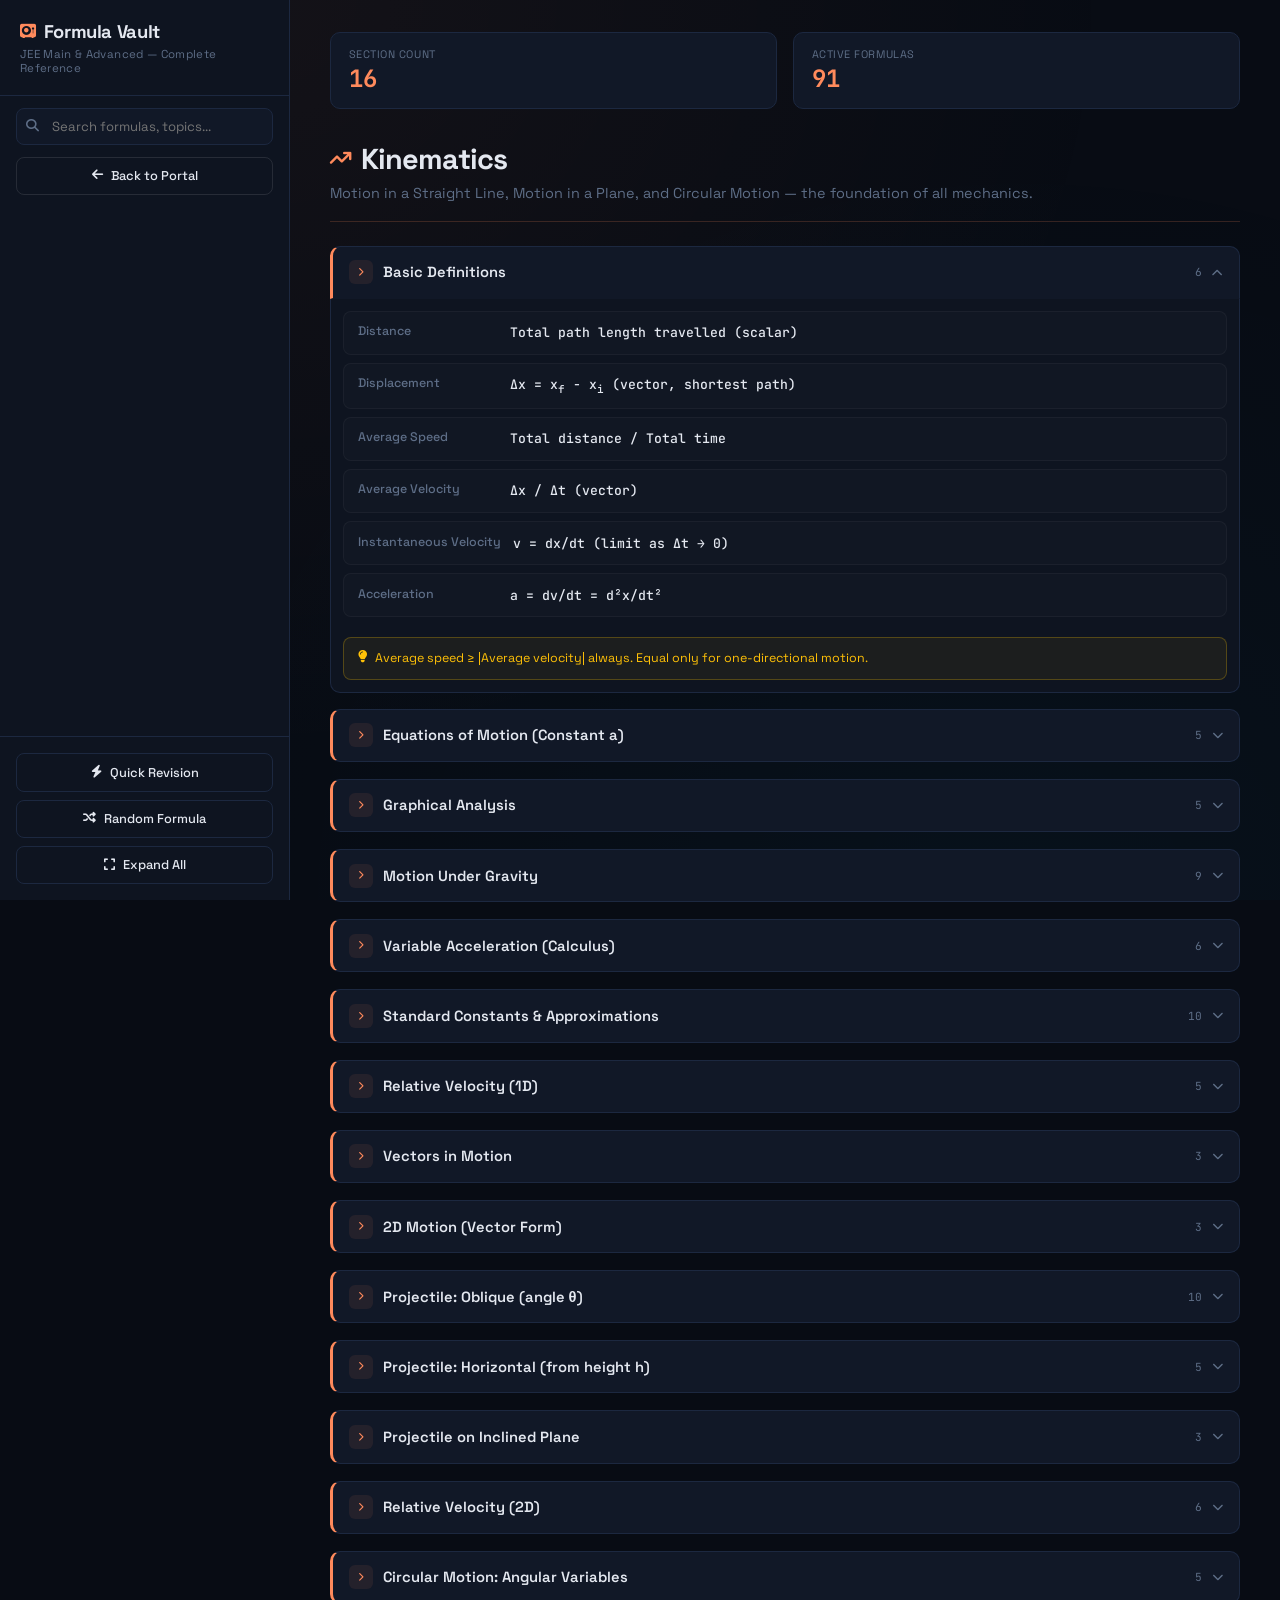
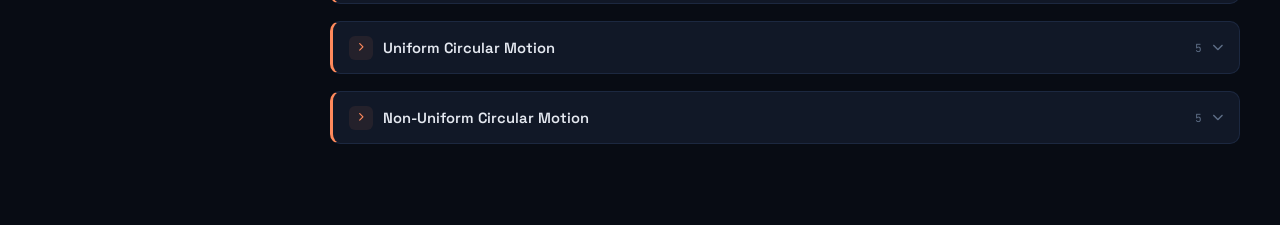
<file: chapters/kinematics.html>
<!DOCTYPE html>
<html lang="en">
<head>
<meta charset="UTF-8">
<meta name="viewport" content="width=device-width, initial-scale=1.0">
<title>JEE Formula Vault — Kinematics</title>
<link href="https://fonts.googleapis.com/css2?family=Space+Grotesk:wght@300;400;500;600;700;800&family=JetBrains+Mono:wght@400;500;600&display=swap" rel="stylesheet">
<link rel="stylesheet" href="https://cdnjs.cloudflare.com/ajax/libs/font-awesome/6.5.0/css/all.min.css">
<style>
:root {
  --bg: #080c14;
  --bg2: #0e1420;
  --card: #111827;
  --card2: #161f30;
  --border: #1c2840;
  --fg: #e4e8f0;
  --muted: #5e6e87;
  --accent: #ff8a5c; /* Orange Theme */
  --accent-glow: rgba(255, 138, 92, 0.05);
  --accent-glow-active: rgba(255, 138, 92, 0.1);
  --accent-mark: rgba(255, 138, 92, 0.25);
  --radius: 10px;
  --tip-bg: rgba(255, 193, 7, 0.06);
  --tip-border: rgba(255, 193, 7, 0.25);
  --tip-text: #ffc107;
}

* { margin: 0; padding: 0; box-sizing: border-box; }

body {
  font-family: 'Space Grotesk', sans-serif;
  background: var(--bg);
  color: var(--fg);
  min-height: 100vh;
  overflow-x: hidden;
}

body::before {
  content: '';
  position: fixed;
  inset: 0;
  background: radial-gradient(ellipse at 20% 0%, var(--accent-glow), transparent 60%),
              radial-gradient(ellipse at 80% 100%, rgba(0, 196, 255, 0.03), transparent 60%);
  pointer-events: none;
  z-index: 0;
}

::-webkit-scrollbar { width: 6px; }
::-webkit-scrollbar-track { background: var(--bg2); }
::-webkit-scrollbar-thumb { background: var(--border); border-radius: 3px; }
::-webkit-scrollbar-thumb:hover { background: #2a3a5c; }

#sidebar {
  position: fixed;
  left: 0;
  top: 0;
  bottom: 0;
  width: 290px;
  background: var(--bg2);
  border-right: 1px solid var(--border);
  z-index: 100;
  display: flex;
  flex-direction: column;
  transition: transform .3s ease;
}

.sidebar-head {
  padding: 1.25rem;
  border-bottom: 1px solid var(--border);
}

.sidebar-head h2 {
  font-size: 1.15rem;
  font-weight: 700;
  letter-spacing: -.02em;
  display: flex;
  align-items: center;
  gap: .5rem;
}

.sidebar-head h2 i {
  color: var(--accent);
  font-size: .9rem;
}

.sidebar-head .sub {
  font-size: .72rem;
  color: var(--muted);
  margin-top: .25rem;
  letter-spacing: .03em;
}

.search-box {
  padding: .75rem 1rem;
  position: relative;
}

.search-box i {
  position: absolute;
  left: 1.65rem;
  top: 50%;
  transform: translateY(-50%);
  color: var(--muted);
  font-size: .8rem;
}

.search-box input {
  width: 100%;
  padding: .55rem .75rem .55rem 2.2rem;
  background: var(--card);
  border: 1px solid var(--border);
  border-radius: 8px;
  color: var(--fg);
  font-family: inherit;
  font-size: .82rem;
  outline: none;
  transition: border-color .2s;
}

.search-box input:focus { border-color: var(--accent); }

.sidebar-actions {
  padding: 1rem;
  border-top: 1px solid var(--border);
  display: flex;
  flex-direction: column;
  gap: .5rem;
  margin-top: auto;
}

.action-btn {
  display: flex;
  align-items: center;
  justify-content: center;
  gap: .5rem;
  padding: .6rem;
  border-radius: 8px;
  border: 1px solid var(--border);
  background: transparent;
  color: var(--fg);
  font-family: inherit;
  font-size: .8rem;
  font-weight: 500;
  cursor: pointer;
  transition: all .2s;
  text-decoration: none;
}

.action-btn:hover {
  border-color: var(--accent);
  color: var(--accent);
  background: var(--accent-glow);
}

.action-btn.active {
  background: var(--accent-glow-active);
  border-color: var(--accent);
  color: var(--accent);
}

#menuBtn {
  display: none;
  position: fixed;
  top: 1rem;
  left: 1rem;
  z-index: 200;
  width: 40px;
  height: 40px;
  border-radius: 8px;
  background: var(--card);
  border: 1px solid var(--border);
  color: var(--fg);
  font-size: 1rem;
  cursor: pointer;
  align-items: center;
  justify-content: center;
}

#overlay {
  display: none;
  position: fixed;
  inset: 0;
  background: rgba(0,0,0,.5);
  z-index: 90;
}

#main {
  margin-left: 290px;
  padding: 2rem 2.5rem 4rem;
  position: relative;
  z-index: 1;
  min-height: 100vh;
}

.hero {
  display: flex;
  gap: 1rem;
  margin-bottom: 2rem;
  flex-wrap: wrap;
}

.stat-card {
  background: var(--card);
  border: 1px solid var(--border);
  border-radius: var(--radius);
  padding: .85rem 1.1rem;
  flex: 1;
  min-width: 130px;
  transition: border-color .2s, transform .2s;
}

.stat-card:hover {
  border-color: rgba(255, 255, 255, .15);
  transform: translateY(-2px);
}

.stat-card .sc-label {
  font-size: .68rem;
  color: var(--muted);
  text-transform: uppercase;
  letter-spacing: .05em;
}

.stat-card .sc-val {
  font-size: 1.5rem;
  font-weight: 700;
  font-family: 'JetBrains Mono', monospace;
  margin-top: .15rem;
}

.subject-header {
  margin-bottom: 1.5rem;
  padding-bottom: 1rem;
  border-bottom: 1px solid var(--border);
}

.subject-header h1 {
  font-size: 1.8rem;
  font-weight: 800;
  letter-spacing: -.03em;
  display: flex;
  align-items: center;
  gap: .6rem;
}

.subject-header h1 i { font-size: 1.2rem; }

.subject-header p {
  color: var(--muted);
  font-size: .9rem;
  margin-top: .4rem;
  line-height: 1.5;
}

.section { margin-bottom: 1rem; }

.section-header {
  display: flex;
  align-items: center;
  gap: .6rem;
  padding: .85rem 1rem;
  background: var(--card);
  border: 1px solid var(--border);
  border-radius: var(--radius);
  cursor: pointer;
  transition: all .2s;
  user-select: none;
}

.section-header:hover {
  border-color: rgba(255, 255, 255, .15);
  background: var(--card2);
}

.section-header.open {
  border-radius: var(--radius) var(--radius) 0 0;
  border-bottom-color: transparent;
}

.section-header .sh-icon {
  width: 24px;
  height: 24px;
  display: flex;
  align-items: center;
  justify-content: center;
  border-radius: 6px;
  font-size: .7rem;
  flex-shrink: 0;
}

.section-header .sh-title {
  font-size: .92rem;
  font-weight: 600;
  flex: 1;
}

.section-header .sh-count {
  font-size: .7rem;
  color: var(--muted);
  font-family: 'JetBrains Mono', monospace;
}

.section-header .sh-arrow {
  color: var(--muted);
  font-size: .7rem;
  transition: transform .25s;
}

.section-header.open .sh-arrow { transform: rotate(180deg); }

.section-body {
  overflow: hidden;
  max-height: 0;
  transition: max-height .35s ease, border-color .2s;
  border: 1px solid transparent;
  border-top: none;
  border-radius: 0 0 var(--radius) var(--radius);
}

.section-body.open {
  max-height: 8000px;
  border-color: var(--border);
  background: var(--bg2);
}

.formula-grid {
  padding: .75rem;
  display: grid;
  grid-template-columns: 1fr;
  gap: .5rem;
}

.formula-card {
  display: flex;
  align-items: flex-start;
  gap: .75rem;
  padding: .7rem .85rem;
  background: rgba(255, 255, 255, .015);
  border: 1px solid rgba(255, 255, 255, .04);
  border-radius: 8px;
  cursor: pointer;
  transition: all .2s;
  position: relative;
}

.formula-card:hover {
  background: rgba(255, 255, 255, .035);
  border-color: rgba(255, 255, 255, .08);
}

.formula-card:active { transform: scale(.995); }

.formula-card .fc-name {
  font-size: .78rem;
  color: var(--muted);
  min-width: 140px;
  flex-shrink: 0;
  font-weight: 500;
  line-height: 1.4;
}

.formula-card .fc-formula {
  font-family: 'JetBrains Mono', monospace;
  font-size: .82rem;
  font-weight: 500;
  color: var(--fg);
  line-height: 1.5;
  word-break: break-word;
}

.formula-card .fc-copy {
  position: absolute;
  top: .5rem;
  right: .5rem;
  opacity: 0;
  font-size: .65rem;
  color: var(--muted);
  transition: opacity .15s;
}

.formula-card .fc-star {
  position: absolute;
  top: .5rem;
  right: 1.8rem;
  opacity: 0;
  font-size: .75rem;
  color: #ffb81c;
  transition: opacity 0.15s, transform 0.1s;
}

.formula-card:hover .fc-copy, .formula-card:hover .fc-star { opacity: 1; }
.formula-card .fc-star.active { opacity: 1 !important; }
.formula-card .fc-star:active { transform: scale(1.2); }

.jee-tip {
  margin: .5rem .75rem .75rem;
  padding: .65rem .85rem;
  background: var(--tip-bg);
  border: 1px solid var(--tip-border);
  border-radius: 8px;
  font-size: .78rem;
  color: var(--tip-text);
  line-height: 1.55;
  display: flex;
  gap: .5rem;
  align-items: flex-start;
}

.jee-tip i { margin-top: 2px; flex-shrink: 0; }

.master-sheet { margin-top: 2rem; display: none; }
.master-sheet.show-master { display: block !important; }

.master-sheet h2 {
  font-size: 1.15rem;
  font-weight: 700;
  margin-bottom: 1rem;
  display: flex;
  align-items: center;
  gap: .5rem;
}

.master-sheet h2 i { color: var(--accent); }

.master-grid {
  display: grid;
  grid-template-columns: repeat(auto-fill, minmax(320px, 1fr));
  gap: .5rem;
}

.master-card {
  display: flex;
  gap: .6rem;
  padding: .65rem .8rem;
  background: var(--card);
  border: 1px solid var(--border);
  border-radius: 8px;
  cursor: pointer;
  transition: all .2s;
}

.master-card:hover {
  border-color: rgba(255, 138, 92, .3);
  transform: translateY(-1px);
}

.master-card .mc-concept {
  font-size: .72rem;
  color: var(--muted);
  min-width: 110px;
  flex-shrink: 0;
  font-weight: 500;
}

.master-card .mc-formula {
  font-family: 'JetBrains Mono', monospace;
  font-size: .78rem;
  line-height: 1.5;
}

mark {
  background: var(--accent-mark);
  color: var(--fg);
  border-radius: 2px;
  padding: 0 2px;
}

#toast {
  position: fixed;
  bottom: 2rem;
  right: 2rem;
  padding: .65rem 1.1rem;
  background: var(--card2);
  border: 1px solid var(--accent);
  border-radius: 8px;
  font-size: .8rem;
  color: var(--accent);
  z-index: 500;
  opacity: 0;
  transform: translateY(10px);
  transition: all .25s;
  pointer-events: none;
  display: flex;
  align-items: center;
  gap: .5rem;
}

#toast.show { opacity: 1; transform: translateY(0); }

.modal-overlay {
  position: fixed;
  inset: 0;
  background: rgba(0,0,0,.7);
  z-index: 300;
  display: flex;
  align-items: center;
  justify-content: center;
  opacity: 0;
  pointer-events: none;
  transition: opacity .25s;
}

.modal-overlay.show { opacity: 1; pointer-events: auto; }

.modal {
  background: var(--card);
  border: 1px solid var(--border);
  border-radius: 16px;
  padding: 2rem;
  max-width: 500px;
  width: 90%;
  text-align: center;
  transform: scale(.9);
  transition: transform .25s;
}

.modal-overlay.show .modal { transform: scale(1); }

.modal .modal-subject {
  font-size: .72rem;
  text-transform: uppercase;
  letter-spacing: .06em;
  margin-bottom: .5rem;
}

.modal .modal-name {
  font-size: 1.1rem;
  font-weight: 600;
  margin-bottom: 1.25rem;
  min-height: 1.5rem;
}

.modal .modal-formula {
  font-family: 'JetBrains Mono', monospace;
  font-size: 1.3rem;
  font-weight: 600;
  padding: 1.25rem;
  background: var(--bg);
  border: 1px solid var(--border);
  border-radius: 10px;
  margin-bottom: 1rem;
  min-height: 60px;
  display: flex;
  align-items: center;
  justify-content: center;
  cursor: pointer;
  transition: all .2s;
}

.modal .modal-formula:hover { border-color: var(--accent); }

.modal .modal-formula.hidden-f { filter: blur(8px); user-select: none; }

.modal .modal-btns { display: flex; gap: .75rem; justify-content: center; }

.modal .modal-btns button {
  padding: .55rem 1.25rem;
  border-radius: 8px;
  border: 1px solid var(--border);
  background: transparent;
  color: var(--fg);
  font-family: inherit;
  font-size: .82rem;
  font-weight: 500;
  cursor: pointer;
  transition: all .2s;
}

.modal .modal-btns button:hover { border-color: var(--accent); color: var(--accent); }

.modal .modal-btns button.primary { background: var(--accent); color: #080c14; border-color: var(--accent); font-weight: 600; }

.modal .modal-btns button.primary:hover { opacity: .85; }

#backTop {
  position: fixed;
  bottom: 2rem;
  left: 310px;
  width: 38px;
  height: 38px;
  border-radius: 50%;
  background: var(--card);
  border: 1px solid var(--border);
  color: var(--muted);
  display: flex;
  align-items: center;
  justify-content: center;
  cursor: pointer;
  z-index: 50;
  opacity: 0;
  transition: all .25s;
  font-size: .85rem;
}

#backTop.show { opacity: 1; }
#backTop:hover { color: var(--accent); border-color: var(--accent); }

@media(max-width:860px){
  #sidebar { transform: translateX(-100%); }
  #sidebar.open { transform: translateX(0); }
  #menuBtn { display: flex; }
  #main { margin-left: 0; padding: 1.25rem 1rem 3rem; padding-top: 3.5rem; }
  #backTop { left: 1rem; bottom: 1rem; }
  .hero { gap: .5rem; }
  .stat-card { min-width: 100px; padding: .6rem .8rem; }
  .stat-card .sc-val { font-size: 1.2rem; }
  .formula-card { flex-direction: column; gap: .35rem; }
  .formula-card .fc-name { min-width: unset; }
  .master-grid { grid-template-columns: 1fr; }
}
</style>
</head>
<body>

<button id="menuBtn" aria-label="Open menu"><i class="fa-solid fa-bars"></i></button>
<div id="overlay"></div>

<aside id="sidebar">
  <div class="sidebar-head">
    <h2><i class="fa-solid fa-vault"></i> Formula Vault</h2>
    <div class="sub">JEE Main & Advanced — Complete Reference</div>
  </div>
  <div class="search-box">
    <i class="fa-solid fa-magnifying-glass"></i>
    <input type="text" id="searchInput" placeholder="Search formulas, topics..." aria-label="Search formulas">
  </div>
  <div style="padding: 0 1rem 0.5rem 1rem;">
     <a href="../index.html" class="action-btn" style="width: 100%; border-color: rgba(255,255,255,0.1);"><i class="fa-solid fa-arrow-left"></i> Back to Portal</a>
  </div>
  <div class="sidebar-actions">
    <button class="action-btn" id="qrBtn"><i class="fa-solid fa-bolt"></i> Quick Revision</button>
    <button class="action-btn" id="randomBtn"><i class="fa-solid fa-shuffle"></i> Random Formula</button>
    <button class="action-btn" id="expandBtn"><i class="fa-solid fa-expand"></i> Expand All</button>
  </div>
</aside>

<main id="main"></main>

<div id="toast"><i class="fa-solid fa-check"></i> <span id="toastMsg">Copied!</span></div>

<div class="modal-overlay" id="modal">
  <div class="modal">
    <div class="modal-subject" id="modalSubject"></div>
    <div class="modal-name" id="modalName"></div>
    <div class="modal-formula hidden-f" id="modalFormula">—</div>
    <div class="modal-btns">
      <button id="modalReveal">Reveal</button>
      <button id="modalNext" class="primary">Next</button>
    </div>
  </div>
</div>
<button id="backTop" aria-label="Back to top"><i class="fa-solid fa-arrow-up"></i></button>

<script>
const FORMULA_DATA = {
  id: 'kinematics',
  ti: 'Kinematics',
  ic: 'fa-solid fa-arrow-trend-up',
  c: '#ff8a5c',
  d: 'Motion in a Straight Line, Motion in a Plane, and Circular Motion — the foundation of all mechanics.',
  sections: [
    {
      s: 'Basic Definitions',
      t: 'Average speed ≥ |Average velocity| always. Equal only for one-directional motion.',
      i: [
        { n: 'Distance', f: 'Total path length travelled (scalar)' },
        { n: 'Displacement', f: 'Δx = x_f − x_i (vector, shortest path)', qr: true },
        { n: 'Average Speed', f: 'Total distance / Total time' },
        { n: 'Average Velocity', f: 'Δx / Δt (vector)', qr: true },
        { n: 'Instantaneous Velocity', f: 'v = dx/dt (limit as Δt → 0)' },
        { n: 'Acceleration', f: 'a = dv/dt = d²x/dt²' }
      ]
    },
    {
      s: 'Equations of Motion (Constant a)',
      t: 's_nth gives displacement DURING the nth second only, not up to it.',
      i: [
        { n: 'Equations of Motion', f: 'v = u + at ; s = ut + ½at² ; v² = u² + 2as', qrOnly: true },
        { n: 'First Equation', f: 'v = u + at' },
        { n: 'Second Equation', f: 's = ut + ½at²' },
        { n: 'Third Equation', f: 'v² = u² + 2as' },
        { n: 'Distance in nth Second', f: 's_nth = u + a(2n − 1)/2', qr: true },
        { n: 'Displacement in nth Sec (Vector)', f: 's_n = u + (a/2)(2n-1)' }
      ]
    },
    {
      s: 'Graphical Analysis',
      t: 'JEE Advanced often gives irregular v-t or a-t graphs and asks for displacement — split into simple shapes.',
      i: [
        { n: 'x-t Graph Slope', f: '= Velocity' },
        { n: 'v-t Graph Slope', f: '= Acceleration' },
        { n: 'v-t Graph Area', f: '= Displacement' },
        { n: 'a-t Graph Area', f: '= Change in velocity (Δv)' },
        { n: 'Slope of v-t at t=0', f: '= Initial acceleration (a₀)' }
      ]
    },
    {
      s: 'Motion Under Gravity',
      t: 'For a body dropped and one thrown up simultaneously — fix a consistent sign convention first.',
      i: [
        { n: 'Free Fall', f: 'v = gt ; h = ½gt² ; v² = 2gh', qrOnly: true },
        { n: 'Free Fall: Velocity', f: 'v = gt' },
        { n: 'Free Fall: Distance', f: 'h = ½gt²' },
        { n: 'Free Fall: v-h Relation', f: 'v² = 2gh' },
        { n: 'Vertical Projection', f: 'T = 2u/g ; H = u² / 2g', qrOnly: true },
        { n: 'Time of Ascent', f: 't_up = u/g' },
        { n: 'Time of Descent', f: 't_down = u/g (same as ascent)' },
        { n: 'Total Time of Flight', f: 'T = 2u/g' },
        { n: 'Maximum Height', f: 'H = u² / 2g' },
        { n: 'Return Velocity', f: 'v_return = u (downward)' },
        { n: 'Projection from Tower', f: 'T = (u + √(u²+2gh))/g ; R = uT' }
      ]
    },
    {
      s: 'Variable Acceleration (Calculus)',
      t: 'JEE Advanced frequently gives a = −kv (retardation ∝ velocity) or a = −kx.',
      i: [
        { n: 'Variable Accel. Identity', f: 'a dx = v dv', qr: true },
        { n: 'Fundamental Identity', f: 'a dx = v dv' },
        { n: 'If a = f(t)', f: 'v = u + ∫a dt → then integrate v for x' },
        { n: 'If a = f(v)', f: 'dt = dv/a(v) → integrate → t as f(v)' },
        { n: 'If a = f(x)', f: 'v dv = a(x) dx → integrate → v as f(x)' },
        { n: 'Discontinuity in a-t graph', f: 'Integrate piecewise to find v(t)' }
      ]
    },
    {
      s: 'Standard Constants & Approximations',
      t: 'JEE sometimes expects you to use g=10 for fast calculation. Check units: always convert km/h to m/s before applying equations of motion.',
      i: [
        { n: 'Gravity Constant', f: 'g ≈ 9.8 m/s²', qr: true },
        { n: 'Standard Gravity', f: 'g ≈ 9.8 m/s² (use 10 m/s² for quick approx.)' },
        { n: 'Earth Radius', f: 'R_E ≈ 6.4 × 10⁶ m', qr: true },
        { n: 'Mean Radius of Earth', f: 'R_E ≈ 6.4 × 10⁶ m (6400 km)' },
        { n: 'Escape Velocity (Earth)', f: 'v_e ≈ 11.2 km/s' },
        { n: 'Orbital Velocity (Earth surface)', f: 'v_o ≈ 7.9 km/s' },
        { n: 'Unit Conversion', f: 'km/h × 5/18 = m/s', qr: true },
        { n: '1 km/h to m/s', f: '× (5/18)' },
        { n: '1 m/s to km/h', f: '× (18/5)' },
        { n: 'Distance to Horizon', f: 'd ≈ √(2hR) (height h, Earth radius R)' }
      ]
    },
    {
      s: 'Relative Velocity (1D)',
      i: [
        { n: 'Relative Velocity (1D)', f: 'v_AB = v_A − v_B', qr: true },
        { n: 'Relative Velocity', f: 'v_AB = v_A − v_B' },
        { n: 'Time to Meet', f: 't = separation / (v₁ + v₂)' },
        { n: 'Time to Catch Up', f: 't = separation / (v₁ − v₂), v₁ > v₂' },
        { n: 'Distance Separation', f: 'd(t) = x₀ + (v_B - v_A)t' }
      ]
    },
    {
      s: 'Vectors in Motion',
      i: [
        { n: 'Resultant Magnitude', f: '|R| = √(A² + B² + 2AB cosθ)' },
        { n: 'Resultant Direction', f: 'tanα = B sinθ / (A + B cosθ)' },
        { n: 'Vector Subtraction', f: '|A - B| = √(A² + B² - 2AB cosθ)' }
      ]
    },
    {
      s: '2D Motion (Vector Form)',
      i: [
        { n: 'Velocity Vector', f: 'v⃗ = u⃗ + a⃗t' },
        { n: 'Position Vector', f: 'r⃗ = u⃗t + ½a⃗t²' },
        { n: 'Average Acceleration', f: 'a_avg = Δv / Δt' }
      ]
    },
    {
      s: 'Projectile: Oblique (angle θ)',
      t: 'R = 4H cotθ and relation between T, H, R questions are JEE Advanced favourites.',
      i: [
        { n: 'Time of Flight', f: 'T = 2u sinθ / g', qr: true },
        { n: 'Maximum Height', f: 'H = u² sin²θ / 2g', qr: true },
        { n: 'Range', f: 'R = u² sin2θ / g ; R_max at θ=45°', qr: true },
        { n: 'Horizontal Range', f: 'R = u² sin2θ / g' },
        { n: 'Max Range (θ=45°)', f: 'R_max = u²/g' },
        { n: 'Complementary Angles', f: 'θ and (90°−θ) give same R' },
        { n: 'Trajectory', f: 'y = x tanθ − gx² / (2u² cos²θ)', qr: true },
        { n: 'Trajectory Equation', f: 'y = x tanθ − gx² / (2u² cos²θ)' },
        { n: 'Range-Ht Relation', f: 'R = 4H cotθ' },
        { n: 'Angle of Velocity', f: 'tanφ = (vy / vx) = tanθ - (gx/v²cos²θ)' }
      ]
    },
    {
      s: 'Projectile: Horizontal (from height h)',
      t: 'This is the θ = 0 special case of oblique projectile — derive by setting θ = 0.',
      i: [
        { n: 'Horizontal Projectile', f: 'T = √(2h/g) ; R = u√(2h/g)', qrOnly: true },
        { n: 'Time to Ground', f: 'T = √(2h/g)' },
        { n: 'Horizontal Range', f: 'R = u √(2h/g)' },
        { n: 'Landing Velocity', f: 'v = √(u² + 2gh)' },
        { n: 'Trajectory', f: 'y = gx² / (2u²) (y downward)' },
        { n: 'Direction at hit', f: 'tanθ = √(2gh) / u' }
      ]
    },
    {
      s: 'Projectile on Inclined Plane',
      t: 'JEE Advanced: rotate axes so incline becomes horizontal — reuse standard formulas with resolved components.',
      i: [
        { n: 'Time of Flight', f: 'T = 2u sinθ / (g cosα)' },
        { n: 'Range on Incline', f: 'R = 2u² sinθ cos(θ+α) / (g cos²α)' },
        { n: 'Max Range on Incline', f: 'R_max = u² / g(1+sinα) at θ=(45° - α/2)' }
      ]
    },
    {
      s: 'Relative Velocity (2D)',
      t: 'Always distinguish "minimum time" from "minimum drift / shortest path".',
      i: [
        { n: 'Rain-Man Problem', f: 'v⃗_rain,man = v⃗_rain − v⃗_man (tilt umbrella along this)' },
        { n: 'River-Boat Min Time', f: 't = d / v_boat', qr: true },
        { n: 'Boat: Min Time', f: 'd / v_boat (aim straight across)' },
        { n: 'River-Boat Shortest Path', f: 'sinθ = v_river / v_boat', qr: true },
        { n: 'Boat: Shortest Path', f: 'sinθ = v_river / v_boat (aim upstream)' },
        { n: 'Boat: Drift', f: 'x = (v_river² - v_boat²)^(1/2) * (d / v_boat)' }
      ]
    },
    {
      s: 'Circular Motion: Angular Variables',
      i: [
        { n: 'Angular Displacement', f: 'θ = s / r' },
        { n: 'Angular Velocity', f: 'ω = dθ/dt' },
        { n: 'Linear-Angular Link', f: 'v = ωr' },
        { n: 'Angular Acceleration', f: 'α = dω/dt' },
        { n: 'Equations of Rotational Motion', f: 'ω = ω₀ + αt ; θ = ω₀t + ½αt² ; ω² = ω₀² + 2αθ' }
      ]
    },
    {
      s: 'Uniform Circular Motion',
      i: [
        { n: 'Centripetal Accel.', f: 'a_c = v²/r = ω²r', qr: true },
        { n: 'Centripetal Acceleration', f: 'a_c = v²/r = ω²r = vω' },
        { n: 'Time Period', f: 'T = 2π/ω ; f = 1/T', qr: true },
        { n: 'Time Period', f: 'T = 2πr/v = 2π/ω' },
        { n: 'Frequency', f: 'f = 1/T = ω/2π' }
      ]
    },
    {
      s: 'Non-Uniform Circular Motion',
      t: 'Given v as f(t) in circular motion, find net acceleration by combining both components.',
      i: [
        { n: 'Non-Uniform Circ.', f: 'a_net = √(a_c² + a_t²)', qr: true },
        { n: 'Radial Acceleration', f: 'a_radial = v²/r (toward centre)' },
        { n: 'Tangential Acceleration', f: 'a_tangential = dv/dt = rα' },
        { n: 'Net Acceleration', f: 'a_net = √(a_radial² + a_tangential²)' },
        { n: 'Angle of Net Acc', f: 'tanφ = a_c / a_t' }
      ]
    }
  ]
};

let searchQuery = '', quickRevision = false, expandedSections = new Set(), allExpanded = false;

function esc(s) { return String(s).replace(/</g, '&lt;').replace(/>/g, '&gt;'); }

function formatMathText(text) {
  const tokens = []; let index = 0;
  const protectedText = text.replace(/<(\/?)(mark|sub|sup)>/g, (m, slash, tag) => {
    const token = `__TAG${index++}__`;
    tokens.push(`<${slash}${tag}>`);
    return token;
  });
  const escaped = protectedText.replace(/</g, '&lt;').replace(/>/g, '&gt;');
  const rendered = escaped
    .replace(/([A-Za-zα-ωΑ-Ω0-9\)\]])_\{([^}]+)\}/g, '$1<sub>$2</sub>')
    .replace(/([A-Za-zα-ωΑ-Ω0-9\)\]])_([A-Za-z0-9]+)/g, '$1<sub>$2</sub>')
    .replace(/\^\(([^)]+)\)/g, '<sup>($1)</sup>')
    .replace(/\^\{([^}]+)\}/g, '<sup>$1</sup>')
    .replace(/\^([A-Za-z0-9]+)/g, '<sup>$1</sup>');
  return rendered.replace(/__TAG(\d+)__/g, (_, i) => tokens[Number(i)]);
}

function highlight(text, q) {
  const safeText = esc(text);
  if (!q) return formatMathText(safeText);
  const e = q.replace(/[.*+?^${}()|[\]\\]/g, '\\$&');
  return formatMathText(safeText.replace(new RegExp(`(${e})`, 'gi'), '<mark>$1</mark>'));
}

function showToast(msg) {
  const t = document.getElementById('toast');
  document.getElementById('toastMsg').textContent = msg;
  t.classList.add('show'); clearTimeout(t._timer);
  t._timer = setTimeout(() => t.classList.remove('show'), 1800);
}

function copyText(text) {
  navigator.clipboard.writeText(text).then(() => showToast('Formula copied!')).catch(() => {});
}

function toggleStar(event, name, formula) {
  event.stopPropagation();
  let starred = JSON.parse(localStorage.getItem('starredFormulas')) || [];
  const idx = starred.findIndex(item => item.formula === formula);
  
  if (idx > -1) {
    starred.splice(idx, 1);
    showToast('Removed from Cheat Sheet');
    event.currentTarget.classList.remove('active');
    event.currentTarget.innerHTML = '<i class="fa-regular fa-star"></i>';
  } else {
    starred.push({ subject: FORMULA_DATA.ti, name: name, formula: formula });
    showToast('Saved to Starred Cheat Sheet!');
    event.currentTarget.classList.add('active');
    event.currentTarget.innerHTML = '<i class="fa-solid fa-star"></i>';
  }
  localStorage.setItem('starredFormulas', JSON.stringify(starred));
}

function isStarred(formula) {
  const starred = JSON.parse(localStorage.getItem('starredFormulas')) || [];
  return starred.some(item => item.formula === formula);
}

function renderContent() {
  const main = document.getElementById('main');
  const q = searchQuery.toLowerCase().trim();
  
  let sectionHtml = '';
  let totalF = 0;
  let activeSections = 0;

  FORMULA_DATA.sections.forEach((sec, si) => {
    const itemsFiltered = sec.i.filter(item => {
      if (item.qrOnly) return false;
      return !q || item.n.toLowerCase().includes(q) || item.f.toLowerCase().includes(q);
    });

    if (itemsFiltered.length > 0) {
      activeSections++;
      totalF += itemsFiltered.length;
      const key = `${FORMULA_DATA.id}-${si}`;
      const isOpen = expandedSections.has(key) || q;

      sectionHtml += `
        <div class="section">
          <div class="section-header ${isOpen ? 'open' : ''}" data-key="${key}" style="border-left: 3px solid ${FORMULA_DATA.c}">
            <div class="sh-icon" style="background:${FORMULA_DATA.c}15; color:${FORMULA_DATA.c}">
              <i class="fa-solid fa-chevron-right" style="font-size:.55rem"></i>
            </div>
            <span class="sh-title">${highlight(sec.s, searchQuery)}</span>
            <span class="sh-count">${itemsFiltered.length}</span>
            <i class="fa-solid fa-chevron-down sh-arrow"></i>
          </div>
          <div class="section-body ${isOpen ? 'open' : ''}">
            <div class="formula-grid">`;
      
      itemsFiltered.forEach(item => {
        const starClass = isStarred(item.f) ? 'active' : '';
        const starIcon = isStarred(item.f) ? 'fa-solid fa-star' : 'fa-regular fa-star';
        
        sectionHtml += `
          <div class="formula-card" data-formula="${esc(item.f)}" onclick="copyText(this.dataset.formula)">
            <span class="fc-copy"><i class="fa-regular fa-copy"></i></span>
            <span class="fc-star ${starClass}" onclick="toggleStar(event, '${esc(item.n)}', '${esc(item.f)}')">
              <i class="${starIcon}"></i>
            </span>
            <span class="fc-name">${highlight(item.n, searchQuery)}</span>
            <span class="fc-formula">${highlight(item.f, searchQuery)}</span>
          </div>`;
      });

      sectionHtml += `</div>`;
      if (sec.t && !q) {
        sectionHtml += `<div class="jee-tip"><i class="fa-solid fa-lightbulb"></i><span>${sec.t}</span></div>`;
      }
      sectionHtml += `</div></div>`;
    }
  });

  const revisionItems = [];
  FORMULA_DATA.sections.forEach(sec => {
    sec.i.forEach(item => {
      if (item.qr || item.qrOnly) {
        revisionItems.push(item);
      }
    });
  });

  let revisionHtml = `
    <div class="master-sheet ${quickRevision && !q ? 'show-master' : ''}">
      <h2><i class="fa-solid fa-bolt"></i> Master Formula Sheet — ${FORMULA_DATA.ti}</h2>
      <div class="master-grid">`;
  
  revisionItems.forEach(m => {
    revisionHtml += `
      <div class="master-card" data-formula="${esc(m.f)}" onclick="copyText(this.dataset.formula)">
        <span class="mc-concept">${highlight(m.n, searchQuery)}</span>
        <span class="mc-formula">${highlight(m.f, searchQuery)}</span>
      </div>`;
  });
  revisionHtml += `</div></div>`;

  let combinedLayout = `
    <div class="hero">
      <div class="stat-card">
        <div class="sc-label">Section Count</div>
        <div class="sc-val" style="color:var(--accent)">${FORMULA_DATA.sections.length}</div>
      </div>
      <div class="stat-card">
        <div class="sc-label">Active Formulas</div>
        <div class="sc-val" style="color:var(--accent)">${totalF}</div>
      </div>
    </div>
    <div class="subject-header" style="border-bottom-color:${FORMULA_DATA.c}30">
      <h1><i class="${FORMULA_DATA.ic}" style="color:${FORMULA_DATA.c}"></i> ${FORMULA_DATA.ti}</h1>
      <p>${FORMULA_DATA.d}</p>
    </div>
  `;

  if (quickRevision && !q) {
    combinedLayout += revisionHtml;
  } else {
    combinedLayout += sectionHtml + revisionHtml;
  }

  main.innerHTML = combinedLayout;
}

const urlParams = new URLSearchParams(window.location.search);
if (urlParams.get('mode') === 'quick') {
  quickRevision = true;
  document.getElementById('qrBtn').classList.add('active');
}

document.getElementById('searchInput').addEventListener('input', e => {
  searchQuery = e.target.value;
  renderContent();
});

document.getElementById('main').addEventListener('click', e => {
  const header = e.target.closest('.section-header');
  if (!header) return;
  const key = header.dataset.key;
  if (expandedSections.has(key)) expandedSections.delete(key); else expandedSections.add(key);
  header.classList.toggle('open');
  header.nextElementSibling.classList.toggle('open');
});

document.getElementById('qrBtn').addEventListener('click', () => {
  quickRevision = !quickRevision;
  document.getElementById('qrBtn').classList.toggle('active', quickRevision);
  renderContent();
  showToast(quickRevision ? 'Quick Revision mode on' : 'Full view restored');
});

document.getElementById('expandBtn').addEventListener('click', () => {
  allExpanded = !allExpanded;
  if (allExpanded) {
    FORMULA_DATA.sections.forEach((sec, si) => expandedSections.add(`${FORMULA_DATA.id}-${si}`));
    document.getElementById('expandBtn').innerHTML = '<i class="fa-solid fa-compress"></i> Collapse All';
  } else {
    expandedSections.clear();
    document.getElementById('expandBtn').innerHTML = '<i class="fa-solid fa-expand"></i> Expand All';
  }
  renderContent();
});

document.getElementById('menuBtn').addEventListener('click', () => {
  document.getElementById('sidebar').classList.add('open');
  document.getElementById('overlay').style.display = 'block';
});
document.getElementById('overlay').addEventListener('click', () => {
  document.getElementById('sidebar').classList.remove('open');
  document.getElementById('overlay').style.display = 'none';
});

const backTop = document.getElementById('backTop');
window.addEventListener('scroll', () => { backTop.classList.toggle('show', window.scrollY > 400); });
backTop.addEventListener('click', () => window.scrollTo({ top: 0, behavior: 'smooth' }));

const modal = document.getElementById('modal');
const modalSubject = document.getElementById('modalSubject');
const modalName = document.getElementById('modalName');
const modalFormula = document.getElementById('modalFormula');
let modalRevealed = false;

function showRandomFormula() {
  const allSubFormulas = [];
  FORMULA_DATA.sections.forEach(sec => sec.i.forEach(item => allSubFormulas.push(item)));
  
  const f = allSubFormulas[Math.floor(Math.random() * allSubFormulas.length)];
  modalSubject.textContent = FORMULA_DATA.ti;
  modalSubject.style.color = FORMULA_DATA.c;
  modalName.textContent = f.n;
  modalFormula.textContent = f.f;
  modalFormula.classList.add('hidden-f');
  modalRevealed = false;
  document.getElementById('modalReveal').textContent = 'Reveal';
  modal.classList.add('show');
}

document.getElementById('randomBtn').addEventListener('click', showRandomFormula);
document.getElementById('modalReveal').addEventListener('click', () => {
  if (!modalRevealed) {
    modalFormula.classList.remove('hidden-f');
    modalRevealed = true;
    document.getElementById('modalReveal').textContent = 'Copy';
  } else {
    copyText(modalFormula.textContent);
  }
});
document.getElementById('modalNext').addEventListener('click', showRandomFormula);
modal.addEventListener('click', e => { if (e.target === modal) modal.classList.remove('show'); });

expandedSections.add(`${FORMULA_DATA.id}-0`);
renderContent();
</script>
</body>
</html>
</file>
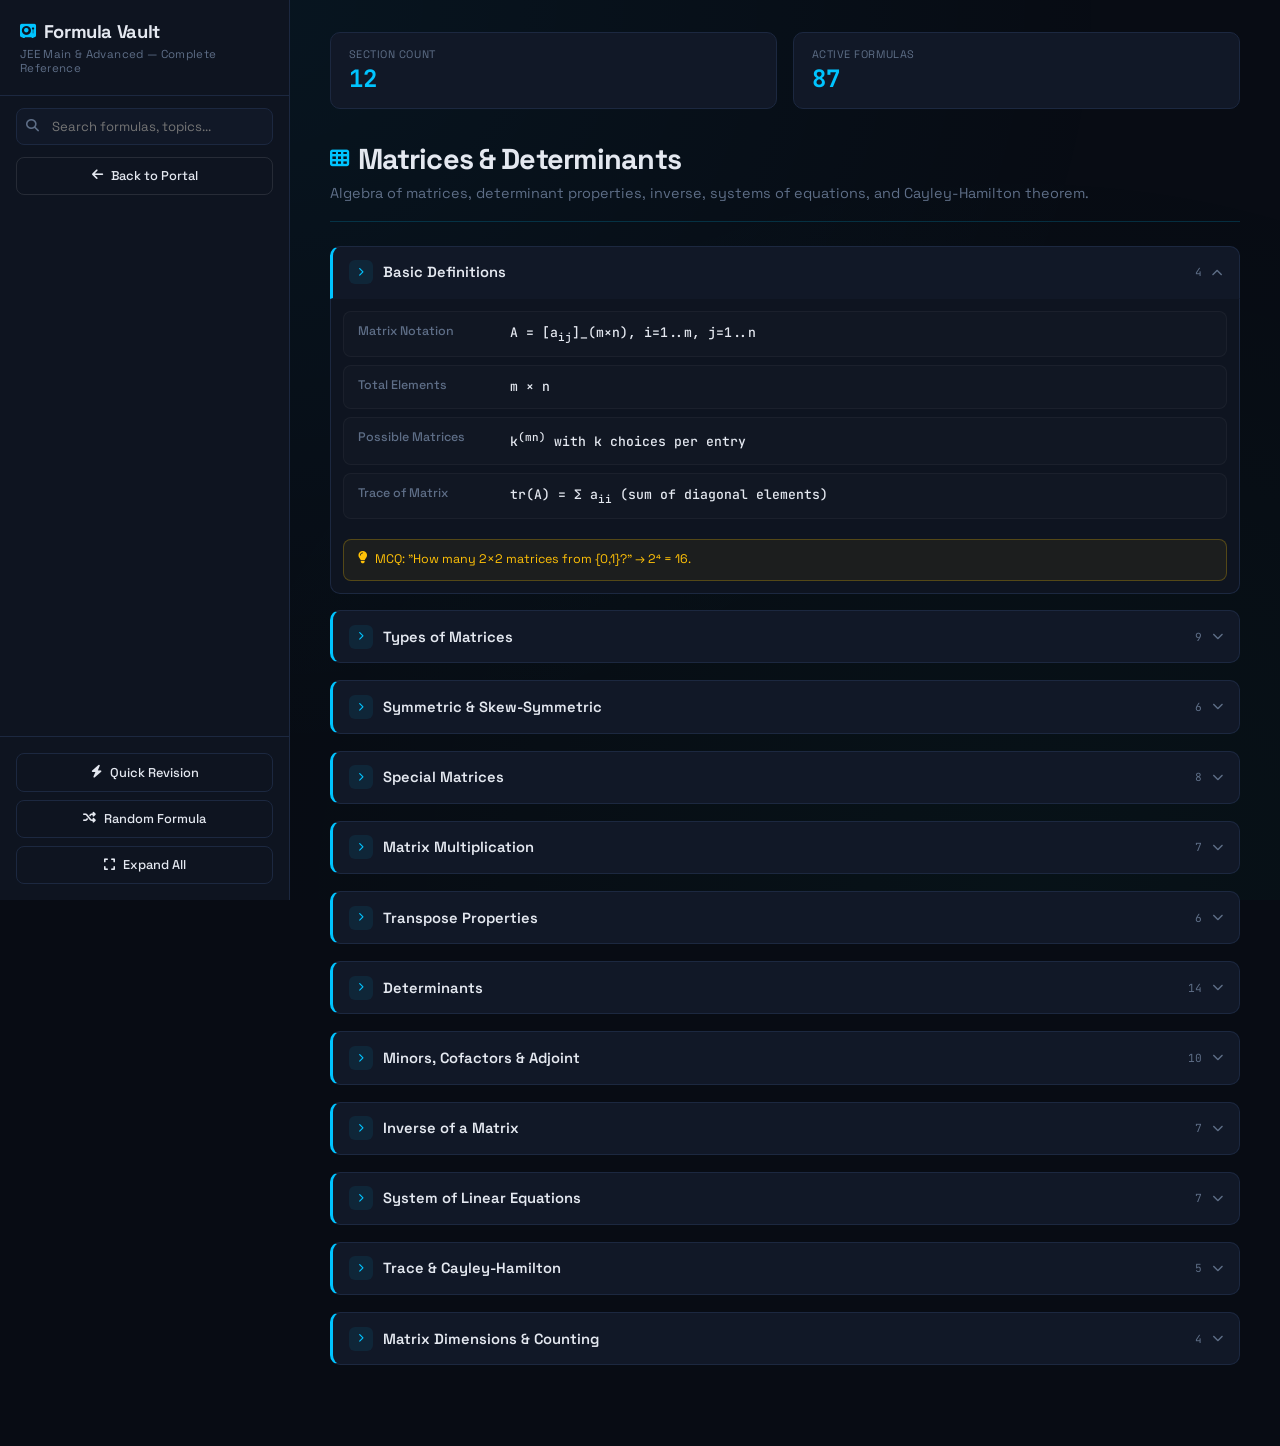
<file: chapters/matrices.html>
<!DOCTYPE html>
<html lang="en">
<head>
<meta charset="UTF-8">
<meta name="viewport" content="width=device-width, initial-scale=1.0">
<title>JEE Formula Vault — Matrices & Determinants</title>
<link href="https://fonts.googleapis.com/css2?family=Space+Grotesk:wght@300;400;500;600;700;800&family=JetBrains+Mono:wght@400;500;600&display=swap" rel="stylesheet">
<link rel="stylesheet" href="https://cdnjs.cloudflare.com/ajax/libs/font-awesome/6.5.0/css/all.min.css">
<style>
:root {
  --bg: #080c14;
  --bg2: #0e1420;
  --card: #111827;
  --card2: #161f30;
  --border: #1c2840;
  --fg: #e4e8f0;
  --muted: #5e6e87;
  --accent: #00c4ff; /* Cyan Theme */
  --accent-glow: rgba(0, 196, 255, 0.05);
  --accent-glow-active: rgba(0, 196, 255, 0.1);
  --accent-mark: rgba(0, 196, 255, 0.25);
  --radius: 10px;
  --tip-bg: rgba(255, 193, 7, 0.06);
  --tip-border: rgba(255, 193, 7, 0.25);
  --tip-text: #ffc107;
}

* { margin: 0; padding: 0; box-sizing: border-box; }

body {
  font-family: 'Space Grotesk', sans-serif;
  background: var(--bg);
  color: var(--fg);
  min-height: 100vh;
  overflow-x: hidden;
}

body::before {
  content: '';
  position: fixed;
  inset: 0;
  background: radial-gradient(ellipse at 20% 0%, var(--accent-glow), transparent 60%),
              radial-gradient(ellipse at 80% 100%, rgba(0, 232, 157, 0.03), transparent 60%);
  pointer-events: none;
  z-index: 0;
}

::-webkit-scrollbar { width: 6px; }
::-webkit-scrollbar-track { background: var(--bg2); }
::-webkit-scrollbar-thumb { background: var(--border); border-radius: 3px; }
::-webkit-scrollbar-thumb:hover { background: #2a3a5c; }

#sidebar {
  position: fixed;
  left: 0;
  top: 0;
  bottom: 0;
  width: 290px;
  background: var(--bg2);
  border-right: 1px solid var(--border);
  z-index: 100;
  display: flex;
  flex-direction: column;
  transition: transform .3s ease;
}

.sidebar-head {
  padding: 1.25rem;
  border-bottom: 1px solid var(--border);
}

.sidebar-head h2 {
  font-size: 1.15rem;
  font-weight: 700;
  letter-spacing: -.02em;
  display: flex;
  align-items: center;
  gap: .5rem;
}

.sidebar-head h2 i {
  color: var(--accent);
  font-size: .9rem;
}

.sidebar-head .sub {
  font-size: .72rem;
  color: var(--muted);
  margin-top: .25rem;
  letter-spacing: .03em;
}

.search-box {
  padding: .75rem 1rem;
  position: relative;
}

.search-box i {
  position: absolute;
  left: 1.65rem;
  top: 50%;
  transform: translateY(-50%);
  color: var(--muted);
  font-size: .8rem;
}

.search-box input {
  width: 100%;
  padding: .55rem .75rem .55rem 2.2rem;
  background: var(--card);
  border: 1px solid var(--border);
  border-radius: 8px;
  color: var(--fg);
  font-family: inherit;
  font-size: .82rem;
  outline: none;
  transition: border-color .2s;
}

.search-box input:focus { border-color: var(--accent); }

.sidebar-actions {
  padding: 1rem;
  border-top: 1px solid var(--border);
  display: flex;
  flex-direction: column;
  gap: .5rem;
  margin-top: auto;
}

.action-btn {
  display: flex;
  align-items: center;
  justify-content: center;
  gap: .5rem;
  padding: .6rem;
  border-radius: 8px;
  border: 1px solid var(--border);
  background: transparent;
  color: var(--fg);
  font-family: inherit;
  font-size: .8rem;
  font-weight: 500;
  cursor: pointer;
  transition: all .2s;
  text-decoration: none;
}

.action-btn:hover {
  border-color: var(--accent);
  color: var(--accent);
  background: var(--accent-glow);
}

.action-btn.active {
  background: var(--accent-glow-active);
  border-color: var(--accent);
  color: var(--accent);
}

#menuBtn {
  display: none;
  position: fixed;
  top: 1rem;
  left: 1rem;
  z-index: 200;
  width: 40px;
  height: 40px;
  border-radius: 8px;
  background: var(--card);
  border: 1px solid var(--border);
  color: var(--fg);
  font-size: 1rem;
  cursor: pointer;
  align-items: center;
  justify-content: center;
}

#overlay {
  display: none;
  position: fixed;
  inset: 0;
  background: rgba(0,0,0,.5);
  z-index: 90;
}

#main {
  margin-left: 290px;
  padding: 2rem 2.5rem 4rem;
  position: relative;
  z-index: 1;
  min-height: 100vh;
}

.hero {
  display: flex;
  gap: 1rem;
  margin-bottom: 2rem;
  flex-wrap: wrap;
}

.stat-card {
  background: var(--card);
  border: 1px solid var(--border);
  border-radius: var(--radius);
  padding: .85rem 1.1rem;
  flex: 1;
  min-width: 130px;
  transition: border-color .2s, transform .2s;
}

.stat-card:hover {
  border-color: rgba(255, 255, 255, .15);
  transform: translateY(-2px);
}

.stat-card .sc-label {
  font-size: .68rem;
  color: var(--muted);
  text-transform: uppercase;
  letter-spacing: .05em;
}

.stat-card .sc-val {
  font-size: 1.5rem;
  font-weight: 700;
  font-family: 'JetBrains Mono', monospace;
  margin-top: .15rem;
}

.subject-header {
  margin-bottom: 1.5rem;
  padding-bottom: 1rem;
  border-bottom: 1px solid var(--border);
}

.subject-header h1 {
  font-size: 1.8rem;
  font-weight: 800;
  letter-spacing: -.03em;
  display: flex;
  align-items: center;
  gap: .6rem;
}

.subject-header h1 i { font-size: 1.2rem; }

.subject-header p {
  color: var(--muted);
  font-size: .9rem;
  margin-top: .4rem;
  line-height: 1.5;
}

.section { margin-bottom: 1rem; }

.section-header {
  display: flex;
  align-items: center;
  gap: .6rem;
  padding: .85rem 1rem;
  background: var(--card);
  border: 1px solid var(--border);
  border-radius: var(--radius);
  cursor: pointer;
  transition: all .2s;
  user-select: none;
}

.section-header:hover {
  border-color: rgba(255, 255, 255, .15);
  background: var(--card2);
}

.section-header.open {
  border-radius: var(--radius) var(--radius) 0 0;
  border-bottom-color: transparent;
}

.section-header .sh-icon {
  width: 24px;
  height: 24px;
  display: flex;
  align-items: center;
  justify-content: center;
  border-radius: 6px;
  font-size: .7rem;
  flex-shrink: 0;
}

.section-header .sh-title {
  font-size: .92rem;
  font-weight: 600;
  flex: 1;
}

.section-header .sh-count {
  font-size: .7rem;
  color: var(--muted);
  font-family: 'JetBrains Mono', monospace;
}

.section-header .sh-arrow {
  color: var(--muted);
  font-size: .7rem;
  transition: transform .25s;
}

.section-header.open .sh-arrow { transform: rotate(180deg); }

.section-body {
  overflow: hidden;
  max-height: 0;
  transition: max-height .35s ease, border-color .2s;
  border: 1px solid transparent;
  border-top: none;
  border-radius: 0 0 var(--radius) var(--radius);
}

.section-body.open {
  max-height: 8000px;
  border-color: var(--border);
  background: var(--bg2);
}

.formula-grid {
  padding: .75rem;
  display: grid;
  grid-template-columns: 1fr;
  gap: .5rem;
}

.formula-card {
  display: flex;
  align-items: flex-start;
  gap: .75rem;
  padding: .7rem .85rem;
  background: rgba(255, 255, 255, .015);
  border: 1px solid rgba(255, 255, 255, .04);
  border-radius: 8px;
  cursor: pointer;
  transition: all .2s;
  position: relative;
}

.formula-card:hover {
  background: rgba(255, 255, 255, .035);
  border-color: rgba(255, 255, 255, .08);
}

.formula-card:active { transform: scale(.995); }

.formula-card .fc-name {
  font-size: .78rem;
  color: var(--muted);
  min-width: 140px;
  flex-shrink: 0;
  font-weight: 500;
  line-height: 1.4;
}

.formula-card .fc-formula {
  font-family: 'JetBrains Mono', monospace;
  font-size: .82rem;
  font-weight: 500;
  color: var(--fg);
  line-height: 1.5;
  word-break: break-word;
}

.formula-card .fc-copy {
  position: absolute;
  top: .5rem;
  right: .5rem;
  opacity: 0;
  font-size: .65rem;
  color: var(--muted);
  transition: opacity .15s;
}

.formula-card .fc-star {
  position: absolute;
  top: .5rem;
  right: 1.8rem;
  opacity: 0;
  font-size: .75rem;
  color: #ffb81c;
  transition: opacity 0.15s, transform 0.1s;
}

.formula-card:hover .fc-copy, .formula-card:hover .fc-star { opacity: 1; }
.formula-card .fc-star.active { opacity: 1 !important; }
.formula-card .fc-star:active { transform: scale(1.2); }

.jee-tip {
  margin: .5rem .75rem .75rem;
  padding: .65rem .85rem;
  background: var(--tip-bg);
  border: 1px solid var(--tip-border);
  border-radius: 8px;
  font-size: .78rem;
  color: var(--tip-text);
  line-height: 1.55;
  display: flex;
  gap: .5rem;
  align-items: flex-start;
}

.jee-tip i { margin-top: 2px; flex-shrink: 0; }

.master-sheet { margin-top: 2rem; display: none; }
.master-sheet.show-master { display: block !important; }

.master-sheet h2 {
  font-size: 1.15rem;
  font-weight: 700;
  margin-bottom: 1rem;
  display: flex;
  align-items: center;
  gap: .5rem;
}

.master-sheet h2 i { color: var(--accent); }

.master-grid {
  display: grid;
  grid-template-columns: repeat(auto-fill, minmax(320px, 1fr));
  gap: .5rem;
}

.master-card {
  display: flex;
  gap: .6rem;
  padding: .65rem .8rem;
  background: var(--card);
  border: 1px solid var(--border);
  border-radius: 8px;
  cursor: pointer;
  transition: all .2s;
}

.master-card:hover {
  border-color: rgba(0, 196, 255, .3);
  transform: translateY(-1px);
}

.master-card .mc-concept {
  font-size: .72rem;
  color: var(--muted);
  min-width: 110px;
  flex-shrink: 0;
  font-weight: 500;
}

.master-card .mc-formula {
  font-family: 'JetBrains Mono', monospace;
  font-size: .78rem;
  line-height: 1.5;
}

mark {
  background: var(--accent-mark);
  color: var(--fg);
  border-radius: 2px;
  padding: 0 2px;
}

#toast {
  position: fixed;
  bottom: 2rem;
  right: 2rem;
  padding: .65rem 1.1rem;
  background: var(--card2);
  border: 1px solid var(--accent);
  border-radius: 8px;
  font-size: .8rem;
  color: var(--accent);
  z-index: 500;
  opacity: 0;
  transform: translateY(10px);
  transition: all .25s;
  pointer-events: none;
  display: flex;
  align-items: center;
  gap: .5rem;
}

#toast.show { opacity: 1; transform: translateY(0); }

.modal-overlay {
  position: fixed;
  inset: 0;
  background: rgba(0,0,0,.7);
  z-index: 300;
  display: flex;
  align-items: center;
  justify-content: center;
  opacity: 0;
  pointer-events: none;
  transition: opacity .25s;
}

.modal-overlay.show { opacity: 1; pointer-events: auto; }

.modal {
  background: var(--card);
  border: 1px solid var(--border);
  border-radius: 16px;
  padding: 2rem;
  max-width: 500px;
  width: 90%;
  text-align: center;
  transform: scale(.9);
  transition: transform .25s;
}

.modal-overlay.show .modal { transform: scale(1); }

.modal .modal-subject {
  font-size: .72rem;
  text-transform: uppercase;
  letter-spacing: .06em;
  margin-bottom: .5rem;
}

.modal .modal-name {
  font-size: 1.1rem;
  font-weight: 600;
  margin-bottom: 1.25rem;
  min-height: 1.5rem;
}

.modal .modal-formula {
  font-family: 'JetBrains Mono', monospace;
  font-size: 1.3rem;
  font-weight: 600;
  padding: 1.25rem;
  background: var(--bg);
  border: 1px solid var(--border);
  border-radius: 10px;
  margin-bottom: 1rem;
  min-height: 60px;
  display: flex;
  align-items: center;
  justify-content: center;
  cursor: pointer;
  transition: all .2s;
}

.modal .modal-formula:hover { border-color: var(--accent); }

.modal .modal-formula.hidden-f { filter: blur(8px); user-select: none; }

.modal .modal-btns { display: flex; gap: .75rem; justify-content: center; }

.modal .modal-btns button {
  padding: .55rem 1.25rem;
  border-radius: 8px;
  border: 1px solid var(--border);
  background: transparent;
  color: var(--fg);
  font-family: inherit;
  font-size: .82rem;
  font-weight: 500;
  cursor: pointer;
  transition: all .2s;
}

.modal .modal-btns button:hover { border-color: var(--accent); color: var(--accent); }

.modal .modal-btns button.primary { background: var(--accent); color: #080c14; border-color: var(--accent); font-weight: 600; }

.modal .modal-btns button.primary:hover { opacity: .85; }

#backTop {
  position: fixed;
  bottom: 2rem;
  left: 310px;
  width: 38px;
  height: 38px;
  border-radius: 50%;
  background: var(--card);
  border: 1px solid var(--border);
  color: var(--muted);
  display: flex;
  align-items: center;
  justify-content: center;
  cursor: pointer;
  z-index: 50;
  opacity: 0;
  transition: all .25s;
  font-size: .85rem;
}

#backTop.show { opacity: 1; }
#backTop:hover { color: var(--accent); border-color: var(--accent); }

@media(max-width:860px){
  #sidebar { transform: translateX(-100%); }
  #sidebar.open { transform: translateX(0); }
  #menuBtn { display: flex; }
  #main { margin-left: 0; padding: 1.25rem 1rem 3rem; padding-top: 3.5rem; }
  #backTop { left: 1rem; bottom: 1rem; }
  .hero { gap: .5rem; }
  .stat-card { min-width: 100px; padding: .6rem .8rem; }
  .stat-card .sc-val { font-size: 1.2rem; }
  .formula-card { flex-direction: column; gap: .35rem; }
  .formula-card .fc-name { min-width: unset; }
  .master-grid { grid-template-columns: 1fr; }
}
</style>
</head>
<body>

<button id="menuBtn" aria-label="Open menu"><i class="fa-solid fa-bars"></i></button>
<div id="overlay"></div>

<aside id="sidebar">
  <div class="sidebar-head">
    <h2><i class="fa-solid fa-vault"></i> Formula Vault</h2>
    <div class="sub">JEE Main & Advanced — Complete Reference</div>
  </div>
  <div class="search-box">
    <i class="fa-solid fa-magnifying-glass"></i>
    <input type="text" id="searchInput" placeholder="Search formulas, topics..." aria-label="Search formulas">
  </div>
  <div style="padding: 0 1rem 0.5rem 1rem;">
     <a href="../index.html" class="action-btn" style="width: 100%; border-color: rgba(255,255,255,0.1);"><i class="fa-solid fa-arrow-left"></i> Back to Portal</a>
  </div>
  <div class="sidebar-actions">
    <button class="action-btn" id="qrBtn"><i class="fa-solid fa-bolt"></i> Quick Revision</button>
    <button class="action-btn" id="randomBtn"><i class="fa-solid fa-shuffle"></i> Random Formula</button>
    <button class="action-btn" id="expandBtn"><i class="fa-solid fa-expand"></i> Expand All</button>
  </div>
</aside>

<main id="main"></main>

<div id="toast"><i class="fa-solid fa-check"></i> <span id="toastMsg">Copied!</span></div>

<div class="modal-overlay" id="modal">
  <div class="modal">
    <div class="modal-subject" id="modalSubject"></div>
    <div class="modal-name" id="modalName"></div>
    <div class="modal-formula hidden-f" id="modalFormula">—</div>
    <div class="modal-btns">
      <button id="modalReveal">Reveal</button>
      <button id="modalNext" class="primary">Next</button>
    </div>
  </div>
</div>
<button id="backTop" aria-label="Back to top"><i class="fa-solid fa-arrow-up"></i></button>

<script>
const FORMULA_DATA = {
  id: 'matrices',
  ti: 'Matrices & Determinants',
  ic: 'fa-solid fa-table-cells',
  c: '#00c4ff',
  d: 'Algebra of matrices, determinant properties, inverse, systems of equations, and Cayley-Hamilton theorem.',
  sections: [
    {
      s: 'Basic Definitions',
      t: 'MCQ: "How many 2×2 matrices from {0,1}?" → 2⁴ = 16.',
      i: [
        { n: 'Matrix Notation', f: 'A = [a_ij]_(m×n), i=1..m, j=1..n' },
        { n: 'Total Elements', f: 'm × n' },
        { n: 'Possible Matrices', f: 'k^(mn) with k choices per entry' },
        { n: 'Trace of Matrix', f: 'tr(A) = Σ a_ii (sum of diagonal elements)' }
      ]
    },
    {
      s: 'Types of Matrices',
      i: [
        { n: 'Row Matrix', f: 'Order 1 × n' },
        { n: 'Column Matrix', f: 'Order m × 1' },
        { n: 'Square Matrix', f: 'm = n' },
        { n: 'Diagonal Matrix', f: 'All non-diagonal elements = 0' },
        { n: 'Scalar Matrix', f: 'Diagonal with equal entries = kI' },
        { n: 'Identity Matrix', f: 'I_n, diagonal entries = 1' },
        { n: 'Upper Triangular', f: 'a_ij = 0 for i > j' },
        { n: 'Lower Triangular', f: 'a_ij = 0 for i < j' },
        { n: 'Singular Matrix', f: '|A| = 0 (Inverse does not exist)' }
      ]
    },
    {
      s: 'Symmetric & Skew-Symmetric',
      t: 'Expressing any square matrix as symmetric + skew-symmetric is very high-yield for JEE Main.',
      i: [
        { n: 'Symmetric Matrix', f: 'Aᵀ = A', qr: true },
        { n: 'Skew-Symmetric Matrix', f: 'Aᵀ = −A', qr: true },
        { n: 'Decomposition', f: 'A = ½(A + Aᵀ) + ½(A − Aᵀ)', qr: true },
        { n: 'Odd-Order Skew Det', f: '|A| = 0 always' },
        { n: 'Even-Order Skew Det', f: '|A| is a perfect square' },
        { n: 'Symmetric Product', f: 'ABA is symmetric if A,B are symmetric' }
      ]
    },
    {
      s: 'Special Matrices',
      t: 'Orthogonal, idempotent, involutory, nilpotent — JEE Advanced favourites.',
      i: [
        { n: 'Orthogonal Matrix', f: 'AAᵀ = AᵀA = I → A⁻¹ = Aᵀ, |A| = ±1', qr: true },
        { n: 'Idempotent Matrix', f: 'A² = A', qr: true },
        { n: 'Involutory Matrix', f: 'A² = I → A⁻¹ = A', qr: true },
        { n: 'Nilpotent Matrix', f: 'Aᵏ = O', qr: true },
        { n: 'Periodic Matrix', f: 'Aᵏ⁺¹ = A' },
        { n: 'Hermitian Matrix', f: 'A = (Ā)ᵀ' },
        { n: 'Skew-Hermitian Matrix', f: 'Aᵀ = -Ā' },
        { n: 'Unitary Matrix', f: 'A(Ā)ᵀ = I' }
      ]
    },
    {
      s: 'Matrix Multiplication',
      t: 'These "failure" properties are exactly what JEE tests as True/False or assertion-reason questions.',
      i: [
        { n: 'Product Definition', f: '(AB)_ij = Σ a_ik · b_kj' },
        { n: 'NOT Commutative', f: 'AB ≠ BA in general' },
        { n: 'Associative', f: '(AB)C = A(BC)' },
        { n: 'Distributive', f: 'A(B+C) = AB + AC' },
        { n: 'No Zero-Product Rule', f: 'AB = O does NOT imply A=O or B=O' },
        { n: 'No Cancellation', f: 'AB = AC ≠> B = C (unless A non-singular)' },
        { n: 'Rank of Product', f: 'rank(AB) ≤ min(rank(A), rank(B))' }
      ]
    },
    {
      s: 'Transpose Properties',
      t: 'The reversal law for transpose of a product is the most frequently misapplied property.',
      i: [
        { n: 'Double Transpose', f: '(Aᵀ)ᵀ = A' },
        { n: 'Sum Transpose', f: '(A+B)ᵀ = Aᵀ + Bᵀ' },
        { n: 'Scalar Transpose', f: '(kA)ᵀ = kAᵀ' },
        { n: 'Transpose of Product', f: '(AB)ᵀ = BᵀAᵀ', qr: true },
        { n: 'Triple Reversal', f: '(ABC)ᵀ = CᵀBᵀAᵀ' },
        { n: 'Inverse Transpose', f: '(A⁻¹)ᵀ = (Aᵀ)⁻¹' }
      ]
    },
    {
      s: 'Determinants',
      t: 'Property Ri → Ri + kRj is the single most useful tool — always create zeros before expanding directly.',
      i: [
        { n: '2×2 Determinant', f: '|a b; c d| = ad − bc', qr: true },
        { n: '3×3 Expansion', f: '|A| = a₁(b₂c₃−b₃c₂) − b₁(a₂c₃−a₃c₂) + c₁(a₂b₃−a₃b₂)' },
        { n: '|Aᵀ| = |A|', f: 'Transpose doesn\'t change determinant' },
        { n: 'Row Swap', f: 'Swapping two rows → sign changes' },
        { n: 'Identical Rows', f: 'Two identical rows → |A| = 0' },
        { n: 'Scalar Multiply Row', f: 'Multiply one row by k → |A| × k' },
        { n: '|kA| for n×n', f: '|kA| = kⁿ|A|', qr: true },
        { n: 'Row Sum Split', f: 'Row as sum → det splits into sum' },
        { n: 'Row Operation Ri+kRj', f: 'Does NOT change |A|' },
        { n: 'Zero Row', f: 'Any zero row → |A| = 0' },
        { n: 'Product Rule', f: '|AB| = |A|·|B|', qr: true },
        { n: 'Diagonal/Triangular', f: '|A| = product of diagonal elements' },
        { n: 'Determinant of Inverse', f: '|A⁻¹| = 1/|A|' },
        { n: 'Skew-Sym n×n (n odd)', f: '|A| = 0' }
      ]
    },
    {
      s: 'Minors, Cofactors & Adjoint',
      t: 'For 3×3: |adj A| = |A|² and adj(adj A) = |A|·A — extremely frequent in JEE.',
      i: [
        { n: 'Minor', f: 'M_ij = det after deleting row i, col j' },
        { n: 'Cofactor', f: 'C_ij = (−1)^(i+j) M_ij' },
        { n: 'Cofactor Expansion', f: '|A| = Σ a_ij · C_ij (any row/col)' },
        { n: 'Cross-Row Sum', f: 'Σ a_i C_j = 0 for i ≠ j' },
        { n: 'Adjoint Identity', f: 'A · adj(A) = |A| · I', qr: true },
        { n: '|adj A| (n×n)', f: '|adj A| = |A|^(n−1)', qr: true },
        { n: 'adj(adj A) (n=3)', f: '|A| · A', qr: true },
        { n: 'adj(kA)', f: 'k^(n−1) · adj(A)' },
        { n: 'adj Reversal', f: 'adj(AB) = adj(B) · adj(A)' },
        { n: 'adj(I)', f: 'adj(I) = I' }
      ]
    },
    {
      s: 'Inverse of a Matrix',
      t: 'Memorise the 2×2 shortcut — saves significant time vs full adjoint method in JEE Main.',
      i: [
        { n: 'Inverse Formula', f: 'A⁻¹ = adj(A) / |A|', qr: true },
        { n: '2×2 Inverse', f: '[[a,b],[c,d]]⁻¹ = 1/(ad−bc) [[d,−b],[−c,a]]', qr: true },
        { n: 'Product Inverse', f: '(AB)⁻¹ = B⁻¹A⁻¹' },
        { n: 'Transpose Inverse', f: '(Aᵀ)⁻¹ = (A⁻¹)ᵀ' },
        { n: '|A⁻¹|', f: '1 / |A|' },
        { n: '(kA)⁻¹', f: '(1/k) A⁻¹' },
        { n: 'Inverse of Diagonal', f: 'diag(a,b,c)⁻¹ = diag(1/a, 1/b, 1/c)' }
      ]
    },
    {
      s: 'System of Linear Equations',
      t: 'A homogeneous system is ALWAYS consistent. The question is whether non-trivial solutions exist.',
      i: [
        { n: 'Unique Solution', f: 'Δ ≠ 0 → X = A⁻¹B' },
        { n: 'Cramer\'s Rule', f: 'x = Δ_x/Δ, y = Δ_y/Δ, z = Δ_z/Δ', qr: true },
        { n: 'No Solution', f: 'Δ = 0, at least one Δ_x ≠ 0' },
        { n: 'Infinite/None', f: 'Δ = Δ_x = Δ_y = Δ_z = 0 (check further)' },
        { n: 'Homogeneous: Trivial Only', f: 'Δ ≠ 0 → x = y = z = 0' },
        { n: 'Homog. Non-Trivial', f: 'Δ = 0 → infinitely many solutions', qr: true },
        { n: 'Consistency (Non-Homog)', f: 'rank(A) = rank([A|B]) = r' }
      ]
    },
    {
      s: 'Trace & Cayley-Hamilton',
      t: 'JEE Advanced uses C-H to find A⁻¹ or A⁴, A⁵ without direct multiplication.',
      i: [
        { n: 'Trace Property', f: 'tr(AB) = tr(BA)', qr: true },
        { n: 'tr(kA) = k·tr(A)', f: 'Scalar multiplication property' },
        { n: 'Cayley-Hamilton (2×2)', f: 'A² − (tr A)A + |A|I = O', qr: true },
        { n: 'Cayley-Hamilton (3×3)', f: 'A³ − (tr A)A² + (sum of 2×2 minors)A − |A|I = O' },
        { n: 'Finding A⁻¹ via C-H', f: 'A⁻¹ = -(1/|A|)[A² - (tr A)A] (for 2×2)' }
      ]
    },
    {
      s: 'Matrix Dimensions & Counting',
      t: 'JEE Main frequently asks: "How many 3×3 symmetric matrices with entries from {0,1}?" → 2^(3×4/2) = 2⁶ = 64.',
      i: [
        { n: 'Total m×n Matrices', f: 'k^(mn) (k choices per entry)', qr: true },
        { n: 'Symmetric Count', f: 'k^(n(n+1)/2)', qr: true },
        { n: 'Skew-Symmetric Count', f: 'k^(n(n-1)/2)', qr: true },
        { n: '2×2 Nilpotent Condition', f: 'tr(A) = 0 ; |A| = 0', qrOnly: true },
        { n: 'Rank of 2×2 Nilpotent', f: 'Rank is 1 (if non-zero) or 0 (if zero matrix)' }
      ]
    }
  ]
};

let searchQuery = '', quickRevision = false, expandedSections = new Set(), allExpanded = false;

function esc(s) { return String(s).replace(/</g, '&lt;').replace(/>/g, '&gt;'); }

function formatMathText(text) {
  const tokens = []; let index = 0;
  const protectedText = text.replace(/<(\/?)(mark|sub|sup)>/g, (m, slash, tag) => {
    const token = `__TAG${index++}__`;
    tokens.push(`<${slash}${tag}>`);
    return token;
  });
  const escaped = protectedText.replace(/</g, '&lt;').replace(/>/g, '&gt;');
  const rendered = escaped
    .replace(/([A-Za-zα-ωΑ-Ω0-9\)\]])_\{([^}]+)\}/g, '$1<sub>$2</sub>')
    .replace(/([A-Za-zα-ωΑ-Ω0-9\)\]])_([A-Za-z0-9]+)/g, '$1<sub>$2</sub>')
    .replace(/\^\(([^)]+)\)/g, '<sup>($1)</sup>')
    .replace(/\^\{([^}]+)\}/g, '<sup>$1</sup>')
    .replace(/\^([A-Za-z0-9]+)/g, '<sup>$1</sup>');
  return rendered.replace(/__TAG(\d+)__/g, (_, i) => tokens[Number(i)]);
}

function highlight(text, q) {
  const safeText = esc(text);
  if (!q) return formatMathText(safeText);
  const e = q.replace(/[.*+?^${}()|[\]\\]/g, '\\$&');
  return formatMathText(safeText.replace(new RegExp(`(${e})`, 'gi'), '<mark>$1</mark>'));
}

function showToast(msg) {
  const t = document.getElementById('toast');
  document.getElementById('toastMsg').textContent = msg;
  t.classList.add('show'); clearTimeout(t._timer);
  t._timer = setTimeout(() => t.classList.remove('show'), 1800);
}

function copyText(text) {
  navigator.clipboard.writeText(text).then(() => showToast('Formula copied!')).catch(() => {});
}

function toggleStar(event, name, formula) {
  event.stopPropagation();
  let starred = JSON.parse(localStorage.getItem('starredFormulas')) || [];
  const idx = starred.findIndex(item => item.formula === formula);
  
  if (idx > -1) {
    starred.splice(idx, 1);
    showToast('Removed from Cheat Sheet');
    event.currentTarget.classList.remove('active');
    event.currentTarget.innerHTML = '<i class="fa-regular fa-star"></i>';
  } else {
    starred.push({ subject: FORMULA_DATA.ti, name: name, formula: formula });
    showToast('Saved to Starred Cheat Sheet!');
    event.currentTarget.classList.add('active');
    event.currentTarget.innerHTML = '<i class="fa-solid fa-star"></i>';
  }
  localStorage.setItem('starredFormulas', JSON.stringify(starred));
}

function isStarred(formula) {
  const starred = JSON.parse(localStorage.getItem('starredFormulas')) || [];
  return starred.some(item => item.formula === formula);
}

function renderContent() {
  const main = document.getElementById('main');
  const q = searchQuery.toLowerCase().trim();
  
  let sectionHtml = '';
  let totalF = 0;
  let activeSections = 0;

  FORMULA_DATA.sections.forEach((sec, si) => {
    const itemsFiltered = sec.i.filter(item => {
      if (item.qrOnly) return false;
      return !q || item.n.toLowerCase().includes(q) || item.f.toLowerCase().includes(q);
    });

    if (itemsFiltered.length > 0) {
      activeSections++;
      totalF += itemsFiltered.length;
      const key = `${FORMULA_DATA.id}-${si}`;
      const isOpen = expandedSections.has(key) || q;

      sectionHtml += `
        <div class="section">
          <div class="section-header ${isOpen ? 'open' : ''}" data-key="${key}" style="border-left: 3px solid ${FORMULA_DATA.c}">
            <div class="sh-icon" style="background:${FORMULA_DATA.c}15; color:${FORMULA_DATA.c}">
              <i class="fa-solid fa-chevron-right" style="font-size:.55rem"></i>
            </div>
            <span class="sh-title">${highlight(sec.s, searchQuery)}</span>
            <span class="sh-count">${itemsFiltered.length}</span>
            <i class="fa-solid fa-chevron-down sh-arrow"></i>
          </div>
          <div class="section-body ${isOpen ? 'open' : ''}">
            <div class="formula-grid">`;
      
      itemsFiltered.forEach(item => {
        const starClass = isStarred(item.f) ? 'active' : '';
        const starIcon = isStarred(item.f) ? 'fa-solid fa-star' : 'fa-regular fa-star';
        
        sectionHtml += `
          <div class="formula-card" data-formula="${esc(item.f)}" onclick="copyText(this.dataset.formula)">
            <span class="fc-copy"><i class="fa-regular fa-copy"></i></span>
            <span class="fc-star ${starClass}" onclick="toggleStar(event, '${esc(item.n)}', '${esc(item.f)}')">
              <i class="${starIcon}"></i>
            </span>
            <span class="fc-name">${highlight(item.n, searchQuery)}</span>
            <span class="fc-formula">${highlight(item.f, searchQuery)}</span>
          </div>`;
      });

      sectionHtml += `</div>`;
      if (sec.t && !q) {
        sectionHtml += `<div class="jee-tip"><i class="fa-solid fa-lightbulb"></i><span>${sec.t}</span></div>`;
      }
      sectionHtml += `</div></div>`;
    }
  });

  const revisionItems = [];
  FORMULA_DATA.sections.forEach(sec => {
    sec.i.forEach(item => {
      if (item.qr || item.qrOnly) {
        revisionItems.push(item);
      }
    });
  });

  let revisionHtml = `
    <div class="master-sheet ${quickRevision && !q ? 'show-master' : ''}">
      <h2><i class="fa-solid fa-bolt"></i> Master Formula Sheet — ${FORMULA_DATA.ti}</h2>
      <div class="master-grid">`;
  
  revisionItems.forEach(m => {
    revisionHtml += `
      <div class="master-card" data-formula="${esc(m.f)}" onclick="copyText(this.dataset.formula)">
        <span class="mc-concept">${highlight(m.n, searchQuery)}</span>
        <span class="mc-formula">${highlight(m.f, searchQuery)}</span>
      </div>`;
  });
  revisionHtml += `</div></div>`;

  let combinedLayout = `
    <div class="hero">
      <div class="stat-card">
        <div class="sc-label">Section Count</div>
        <div class="sc-val" style="color:var(--accent)">${FORMULA_DATA.sections.length}</div>
      </div>
      <div class="stat-card">
        <div class="sc-label">Active Formulas</div>
        <div class="sc-val" style="color:var(--accent)">${totalF}</div>
      </div>
    </div>
    <div class="subject-header" style="border-bottom-color:${FORMULA_DATA.c}30">
      <h1><i class="${FORMULA_DATA.ic}" style="color:${FORMULA_DATA.c}"></i> ${FORMULA_DATA.ti}</h1>
      <p>${FORMULA_DATA.d}</p>
    </div>
  `;

  if (quickRevision && !q) {
    combinedLayout += revisionHtml;
  } else {
    combinedLayout += sectionHtml + revisionHtml;
  }

  main.innerHTML = combinedLayout;
}

const urlParams = new URLSearchParams(window.location.search);
if (urlParams.get('mode') === 'quick') {
  quickRevision = true;
  document.getElementById('qrBtn').classList.add('active');
}

document.getElementById('searchInput').addEventListener('input', e => {
  searchQuery = e.target.value;
  renderContent();
});

document.getElementById('main').addEventListener('click', e => {
  const header = e.target.closest('.section-header');
  if (!header) return;
  const key = header.dataset.key;
  if (expandedSections.has(key)) expandedSections.delete(key); else expandedSections.add(key);
  header.classList.toggle('open');
  header.nextElementSibling.classList.toggle('open');
});

document.getElementById('qrBtn').addEventListener('click', () => {
  quickRevision = !quickRevision;
  document.getElementById('qrBtn').classList.toggle('active', quickRevision);
  renderContent();
  showToast(quickRevision ? 'Quick Revision mode on' : 'Full view restored');
});

document.getElementById('expandBtn').addEventListener('click', () => {
  allExpanded = !allExpanded;
  if (allExpanded) {
    FORMULA_DATA.sections.forEach((sec, si) => expandedSections.add(`${FORMULA_DATA.id}-${si}`));
    document.getElementById('expandBtn').innerHTML = '<i class="fa-solid fa-compress"></i> Collapse All';
  } else {
    expandedSections.clear();
    document.getElementById('expandBtn').innerHTML = '<i class="fa-solid fa-expand"></i> Expand All';
  }
  renderContent();
});

document.getElementById('menuBtn').addEventListener('click', () => {
  document.getElementById('sidebar').classList.add('open');
  document.getElementById('overlay').style.display = 'block';
});
document.getElementById('overlay').addEventListener('click', () => {
  document.getElementById('sidebar').classList.remove('open');
  document.getElementById('overlay').style.display = 'none';
});

const backTop = document.getElementById('backTop');
window.addEventListener('scroll', () => { backTop.classList.toggle('show', window.scrollY > 400); });
backTop.addEventListener('click', () => window.scrollTo({ top: 0, behavior: 'smooth' }));

const modal = document.getElementById('modal');
const modalSubject = document.getElementById('modalSubject');
const modalName = document.getElementById('modalName');
const modalFormula = document.getElementById('modalFormula');
let modalRevealed = false;

function showRandomFormula() {
  const allSubFormulas = [];
  FORMULA_DATA.sections.forEach(sec => sec.i.forEach(item => allSubFormulas.push(item)));
  
  const f = allSubFormulas[Math.floor(Math.random() * allSubFormulas.length)];
  modalSubject.textContent = FORMULA_DATA.ti;
  modalSubject.style.color = FORMULA_DATA.c;
  modalName.textContent = f.n;
  modalFormula.textContent = f.f;
  modalFormula.classList.add('hidden-f');
  modalRevealed = false;
  document.getElementById('modalReveal').textContent = 'Reveal';
  modal.classList.add('show');
}

document.getElementById('randomBtn').addEventListener('click', showRandomFormula);
document.getElementById('modalReveal').addEventListener('click', () => {
  if (!modalRevealed) {
    modalFormula.classList.remove('hidden-f');
    modalRevealed = true;
    document.getElementById('modalReveal').textContent = 'Copy';
  } else {
    copyText(modalFormula.textContent);
  }
});
document.getElementById('modalNext').addEventListener('click', showRandomFormula);
modal.addEventListener('click', e => { if (e.target === modal) modal.classList.remove('show'); });

expandedSections.add(`${FORMULA_DATA.id}-0`);
renderContent();
</script>
</body>
</html>
</file>
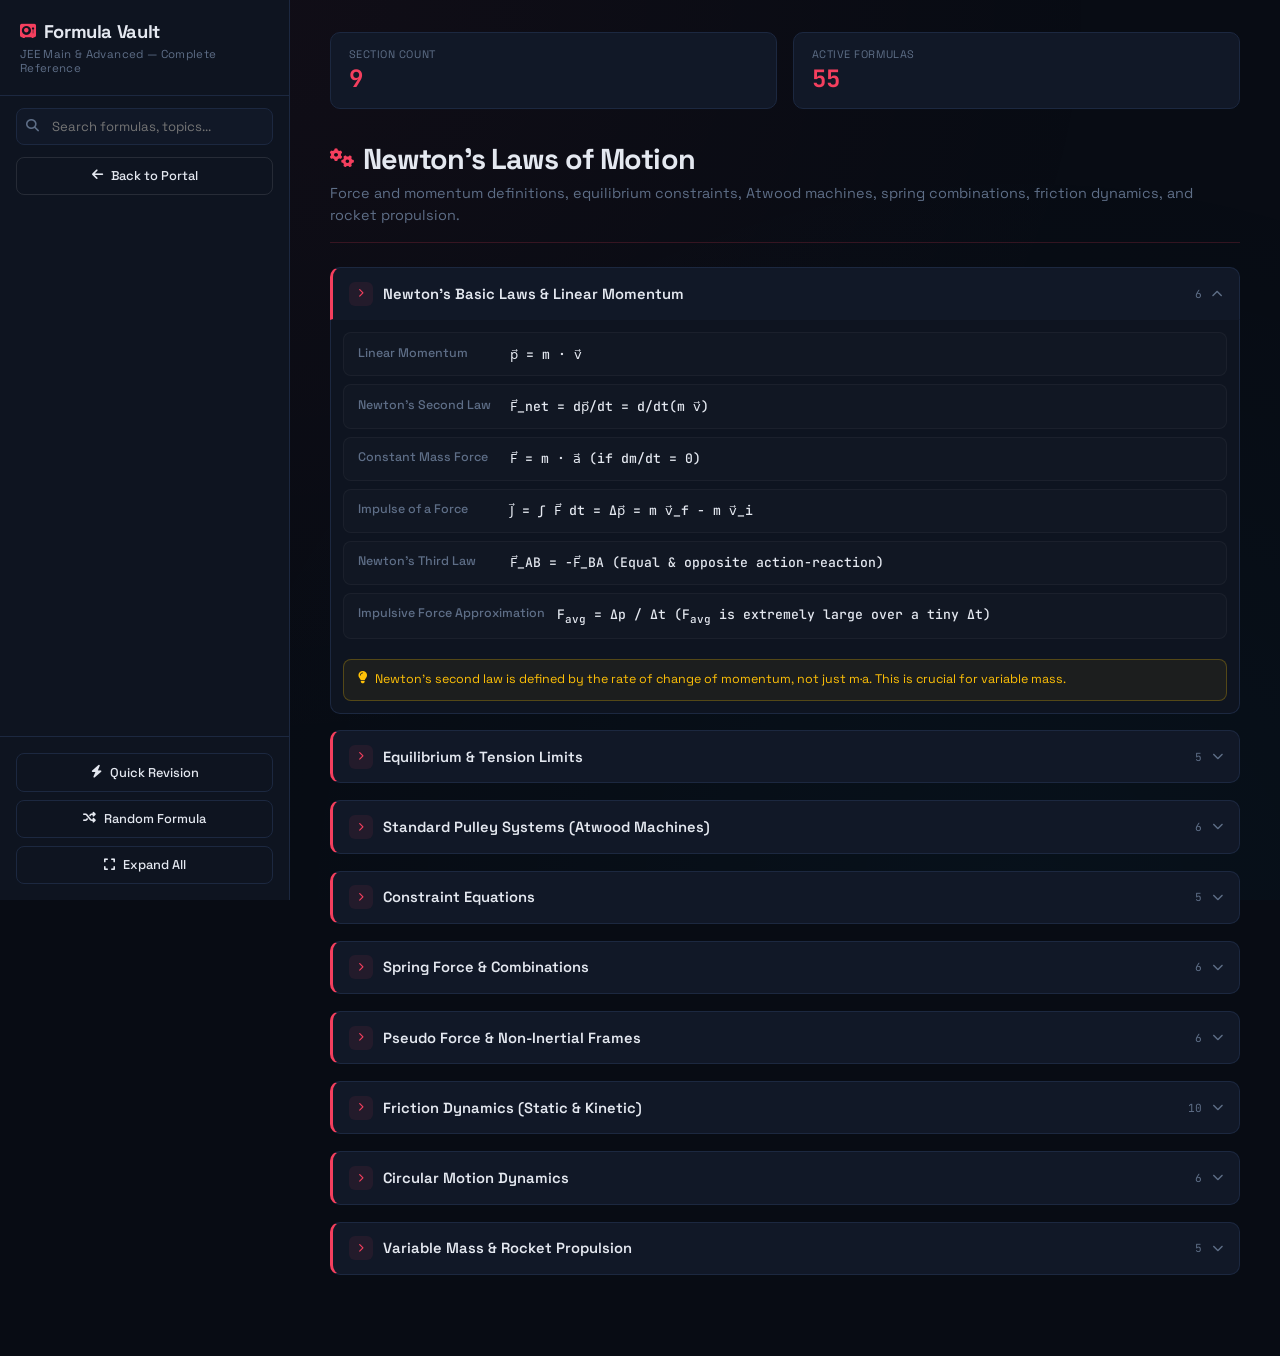
<file: chapters/newtons-laws.html>
<!DOCTYPE html>
<html lang="en">
<head>
<meta charset="UTF-8">
<meta name="viewport" content="width=device-width, initial-scale=1.0">
<title>JEE Formula Vault — Newton's Laws of Motion</title>
<link href="https://fonts.googleapis.com/css2?family=Space+Grotesk:wght@300;400;500;600;700;800&family=JetBrains+Mono:wght@400;500;600&display=swap" rel="stylesheet">
<link rel="stylesheet" href="https://cdnjs.cloudflare.com/ajax/libs/font-awesome/6.5.0/css/all.min.css">
<style>
:root {
  --bg: #080c14;
  --bg2: #0e1420;
  --card: #111827;
  --card2: #161f30;
  --border: #1c2840;
  --fg: #e4e8f0;
  --muted: #5e6e87;
  --accent: #f43f5e; /* Rose theme */
  --radius: 10px;
  --tip-bg: rgba(255, 193, 7, 0.06);
  --tip-border: rgba(255, 193, 7, 0.25);
  --tip-text: #ffc107;
}

* { margin: 0; padding: 0; box-sizing: border-box; }

body {
  font-family: 'Space Grotesk', sans-serif;
  background: var(--bg);
  color: var(--fg);
  min-height: 100vh;
  overflow-x: hidden;
}

body::before {
  content: '';
  position: fixed;
  inset: 0;
  background: radial-gradient(ellipse at 20% 0%, rgba(244, 63, 94, 0.04), transparent 60%),
              radial-gradient(ellipse at 80% 100%, rgba(0, 196, 255, 0.03), transparent 60%);
  pointer-events: none;
  z-index: 0;
}

::-webkit-scrollbar { width: 6px; }
::-webkit-scrollbar-track { background: var(--bg2); }
::-webkit-scrollbar-thumb { background: var(--border); border-radius: 3px; }
::-webkit-scrollbar-thumb:hover { background: #2a3a5c; }

#sidebar {
  position: fixed;
  left: 0;
  top: 0;
  bottom: 0;
  width: 290px;
  background: var(--bg2);
  border-right: 1px solid var(--border);
  z-index: 100;
  display: flex;
  flex-direction: column;
  transition: transform .3s ease;
}

.sidebar-head {
  padding: 1.25rem;
  border-bottom: 1px solid var(--border);
}

.sidebar-head h2 {
  font-size: 1.15rem;
  font-weight: 700;
  letter-spacing: -.02em;
  display: flex;
  align-items: center;
  gap: .5rem;
}

.sidebar-head h2 i {
  color: var(--accent);
  font-size: .9rem;
}

.sidebar-head .sub {
  font-size: .72rem;
  color: var(--muted);
  margin-top: .25rem;
  letter-spacing: .03em;
}

.search-box {
  padding: .75rem 1rem;
  position: relative;
}

.search-box i {
  position: absolute;
  left: 1.65rem;
  top: 50%;
  transform: translateY(-50%);
  color: var(--muted);
  font-size: .8rem;
}

.search-box input {
  width: 100%;
  padding: .55rem .75rem .55rem 2.2rem;
  background: var(--card);
  border: 1px solid var(--border);
  border-radius: 8px;
  color: var(--fg);
  font-family: inherit;
  font-size: .82rem;
  outline: none;
  transition: border-color .2s;
}

.search-box input:focus { border-color: var(--accent); }

.sidebar-actions {
  padding: 1rem;
  border-top: 1px solid var(--border);
  display: flex;
  flex-direction: column;
  gap: .5rem;
  margin-top: auto;
}

.action-btn {
  display: flex;
  align-items: center;
  justify-content: center;
  gap: .5rem;
  padding: .6rem;
  border-radius: 8px;
  border: 1px solid var(--border);
  background: transparent;
  color: var(--fg);
  font-family: inherit;
  font-size: .8rem;
  font-weight: 500;
  cursor: pointer;
  transition: all .2s;
  text-decoration: none;
}

.action-btn:hover {
  border-color: var(--accent);
  color: var(--accent);
  background: rgba(244, 63, 94, .05);
}

.action-btn.active {
  background: rgba(244, 63, 94, .1);
  border-color: var(--accent);
  color: var(--accent);
}

#menuBtn {
  display: none;
  position: fixed;
  top: 1rem;
  left: 1rem;
  z-index: 200;
  width: 40px;
  height: 40px;
  border-radius: 8px;
  background: var(--card);
  border: 1px solid var(--border);
  color: var(--fg);
  font-size: 1rem;
  cursor: pointer;
  align-items: center;
  justify-content: center;
}

#overlay {
  display: none;
  position: fixed;
  inset: 0;
  background: rgba(0,0,0,.5);
  z-index: 90;
}

#main {
  margin-left: 290px;
  padding: 2rem 2.5rem 4rem;
  position: relative;
  z-index: 1;
  min-height: 100vh;
}

.hero {
  display: flex;
  gap: 1rem;
  margin-bottom: 2rem;
  flex-wrap: wrap;
}

.stat-card {
  background: var(--card);
  border: 1px solid var(--border);
  border-radius: var(--radius);
  padding: .85rem 1.1rem;
  flex: 1;
  min-width: 130px;
  transition: border-color .2s, transform .2s;
}

.stat-card:hover {
  border-color: rgba(255, 255, 255, .15);
  transform: translateY(-2px);
}

.stat-card .sc-label {
  font-size: .68rem;
  color: var(--muted);
  text-transform: uppercase;
  letter-spacing: .05em;
}

.stat-card .sc-val {
  font-size: 1.5rem;
  font-weight: 700;
  font-family: 'JetBrains Mono', monospace;
  margin-top: .15rem;
}

.subject-header {
  margin-bottom: 1.5rem;
  padding-bottom: 1rem;
  border-bottom: 1px solid var(--border);
}

.subject-header h1 {
  font-size: 1.8rem;
  font-weight: 800;
  letter-spacing: -.03em;
  display: flex;
  align-items: center;
  gap: .6rem;
}

.subject-header h1 i { font-size: 1.2rem; }

.subject-header p {
  color: var(--muted);
  font-size: .9rem;
  margin-top: .4rem;
  line-height: 1.5;
}

.section { margin-bottom: 1rem; }

.section-header {
  display: flex;
  align-items: center;
  gap: .6rem;
  padding: .85rem 1rem;
  background: var(--card);
  border: 1px solid var(--border);
  border-radius: var(--radius);
  cursor: pointer;
  transition: all .2s;
  user-select: none;
}

.section-header:hover {
  border-color: rgba(255, 255, 255, .15);
  background: var(--card2);
}

.section-header.open {
  border-radius: var(--radius) var(--radius) 0 0;
  border-bottom-color: transparent;
}

.section-header .sh-icon {
  width: 24px;
  height: 24px;
  display: flex;
  align-items: center;
  justify-content: center;
  border-radius: 6px;
  font-size: .7rem;
  flex-shrink: 0;
}

.section-header .sh-title {
  font-size: .92rem;
  font-weight: 600;
  flex: 1;
}

.section-header .sh-count {
  font-size: .7rem;
  color: var(--muted);
  font-family: 'JetBrains Mono', monospace;
}

.section-header .sh-arrow {
  color: var(--muted);
  font-size: .7rem;
  transition: transform .25s;
}

.section-header.open .sh-arrow { transform: rotate(180deg); }

.section-body {
  overflow: hidden;
  max-height: 0;
  transition: max-height .35s ease, border-color .2s;
  border: 1px solid transparent;
  border-top: none;
  border-radius: 0 0 var(--radius) var(--radius);
}

.section-body.open {
  max-height: 8000px;
  border-color: var(--border);
  background: var(--bg2);
}

.formula-grid {
  padding: .75rem;
  display: grid;
  grid-template-columns: 1fr;
  gap: .5rem;
}

.formula-card {
  display: flex;
  align-items: flex-start;
  gap: .75rem;
  padding: .7rem 0.85rem;
  background: rgba(255, 255, 255, .015);
  border: 1px solid rgba(255, 255, 255, .04);
  border-radius: 8px;
  cursor: pointer;
  transition: all .2s;
  position: relative;
}

.formula-card:hover {
  background: rgba(255, 255, 255, .035);
  border-color: rgba(255, 255, 255, .08);
}

.formula-card:active { transform: scale(.995); }

.formula-card .fc-name {
  font-size: .78rem;
  color: var(--muted);
  min-width: 140px;
  flex-shrink: 0;
  font-weight: 500;
  line-height: 1.4;
}

.formula-card .fc-formula {
  font-family: 'JetBrains Mono', monospace;
  font-size: .82rem;
  font-weight: 500;
  color: var(--fg);
  line-height: 1.5;
  word-break: break-word;
}

.formula-card .fc-copy {
  position: absolute;
  top: .5rem;
  right: .5rem;
  opacity: 0;
  font-size: .65rem;
  color: var(--muted);
  transition: opacity 0.15s;
}

.formula-card .fc-star {
  position: absolute;
  top: .5rem;
  right: 1.8rem;
  opacity: 0;
  font-size: .75rem;
  color: #ffb81c;
  transition: opacity 0.15s, transform 0.1s;
}

.formula-card:hover .fc-copy, .formula-card:hover .fc-star { opacity: 1; }
.formula-card .fc-star.active { opacity: 1 !important; }
.formula-card .fc-star:active { transform: scale(1.2); }

.jee-tip {
  margin: .5rem .75rem .75rem;
  padding: .65rem .85rem;
  background: var(--tip-bg);
  border: 1px solid var(--tip-border);
  border-radius: 8px;
  font-size: .78rem;
  color: var(--tip-text);
  line-height: 1.55;
  display: flex;
  gap: .5rem;
  align-items: flex-start;
}

.jee-tip i { margin-top: 2px; flex-shrink: 0; }

.master-sheet { margin-top: 2rem; display: none; }
.master-sheet.show-master { display: block !important; }

.master-sheet h2 {
  font-size: 1.15rem;
  font-weight: 700;
  margin-bottom: 1rem;
  display: flex;
  align-items: center;
  gap: .5rem;
}

.master-sheet h2 i { color: var(--accent); }

.master-grid {
  display: grid;
  grid-template-columns: repeat(auto-fill, minmax(320px, 1fr));
  gap: .5rem;
}

.master-card {
  display: flex;
  gap: .6rem;
  padding: .65rem .8rem;
  background: var(--card);
  border: 1px solid var(--border);
  border-radius: 8px;
  cursor: pointer;
  transition: all .2s;
}

.master-card:hover {
  border-color: rgba(244, 63, 94, .3);
  transform: translateY(-1px);
}

.master-card .mc-concept {
  font-size: .72rem;
  color: var(--muted);
  min-width: 110px;
  flex-shrink: 0;
  font-weight: 500;
}

.master-card .mc-formula {
  font-family: 'JetBrains Mono', monospace;
  font-size: .78rem;
  line-height: 1.5;
}

mark {
  background: rgba(244, 63, 94, .25);
  color: var(--fg);
  border-radius: 2px;
  padding: 0 2px;
}

#toast {
  position: fixed;
  bottom: 2rem;
  right: 2rem;
  padding: .65rem 1.1rem;
  background: var(--card2);
  border: 1px solid var(--accent);
  border-radius: 8px;
  font-size: .8rem;
  color: var(--accent);
  z-index: 500;
  opacity: 0;
  transform: translateY(10px);
  transition: all .25s;
  pointer-events: none;
  display: flex;
  align-items: center;
  gap: .5rem;
}

#toast.show { opacity: 1; transform: translateY(0); }

.modal-overlay {
  position: fixed;
  inset: 0;
  background: rgba(0,0,0,.7);
  z-index: 300;
  display: flex;
  align-items: center;
  justify-content: center;
  opacity: 0;
  pointer-events: none;
  transition: opacity .25s;
}

.modal-overlay.show { opacity: 1; pointer-events: auto; }

.modal {
  background: var(--card);
  border: 1px solid var(--border);
  border-radius: 16px;
  padding: 2rem;
  max-width: 500px;
  width: 90%;
  text-align: center;
  transform: scale(.9);
  transition: transform .25s;
}

.modal-overlay.show .modal { transform: scale(1); }

.modal .modal-subject {
  font-size: .72rem;
  text-transform: uppercase;
  letter-spacing: .06em;
  margin-bottom: .5rem;
}

.modal .modal-name {
  font-size: 1.1rem;
  font-weight: 600;
  margin-bottom: 1.25rem;
  min-height: 1.5rem;
}

.modal .modal-formula {
  font-family: 'JetBrains Mono', monospace;
  font-size: 1.3rem;
  font-weight: 600;
  padding: 1.25rem;
  background: var(--bg);
  border: 1px solid var(--border);
  border-radius: 10px;
  margin-bottom: 1rem;
  min-height: 60px;
  display: flex;
  align-items: center;
  justify-content: center;
  cursor: pointer;
  transition: all .2s;
}

.modal .modal-formula:hover { border-color: var(--accent); }

.modal .modal-formula.hidden-f { filter: blur(8px); user-select: none; }

.modal .modal-btns { display: flex; gap: .75rem; justify-content: center; }

.modal .modal-btns button {
  padding: .55rem 1.25rem;
  border-radius: 8px;
  border: 1px solid var(--border);
  background: transparent;
  color: var(--fg);
  font-family: inherit;
  font-size: .82rem;
  font-weight: 500;
  cursor: pointer;
  transition: all .2s;
}

.modal .modal-btns button:hover { border-color: var(--accent); color: var(--accent); }

.modal .modal-btns button.primary { background: var(--accent); color: #080c14; border-color: var(--accent); font-weight: 600; }

.modal .modal-btns button.primary:hover { opacity: .85; }

#backTop {
  position: fixed;
  bottom: 2rem;
  left: 310px;
  width: 38px;
  height: 38px;
  border-radius: 50%;
  background: var(--card);
  border: 1px solid var(--border);
  color: var(--muted);
  display: flex;
  align-items: center;
  justify-content: center;
  cursor: pointer;
  z-index: 50;
  opacity: 0;
  transition: all .25s;
  font-size: .85rem;
}

#backTop.show { opacity: 1; }
#backTop:hover { color: var(--accent); border-color: var(--accent); }

@media(max-width:860px){
  #sidebar { transform: translateX(-100%); }
  #sidebar.open { transform: translateX(0); }
  #menuBtn { display: flex; }
  #main { margin-left: 0; padding: 1.25rem 1rem 3rem; padding-top: 3.5rem; }
  #backTop { left: 1rem; bottom: 1rem; }
  .hero { gap: .5rem; }
  .stat-card { min-width: 100px; padding: .6rem .8rem; }
  .stat-card .sc-val { font-size: 1.2rem; }
  .formula-card { flex-direction: column; gap: .35rem; }
  .formula-card .fc-name { min-width: unset; }
  .master-grid { grid-template-columns: 1fr; }
}
</style>
</head>
<body>

<button id="menuBtn" aria-label="Open menu"><i class="fa-solid fa-bars"></i></button>
<div id="overlay"></div>

<aside id="sidebar">
  <div class="sidebar-head">
    <h2><i class="fa-solid fa-vault"></i> Formula Vault</h2>
    <div class="sub">JEE Main & Advanced — Complete Reference</div>
  </div>
  <div class="search-box">
    <i class="fa-solid fa-magnifying-glass"></i>
    <input type="text" id="searchInput" placeholder="Search formulas, topics..." aria-label="Search formulas">
  </div>
  <div style="padding: 0 1rem 0.5rem 1rem;">
     <a href="../index.html" class="action-btn" style="width: 100%; border-color: rgba(255,255,255,0.1);"><i class="fa-solid fa-arrow-left"></i> Back to Portal</a>
  </div>
  <div class="sidebar-actions">
    <button class="action-btn" id="qrBtn"><i class="fa-solid fa-bolt"></i> Quick Revision</button>
    <button class="action-btn" id="randomBtn"><i class="fa-solid fa-shuffle"></i> Random Formula</button>
    <button class="action-btn" id="expandBtn"><i class="fa-solid fa-expand"></i> Expand All</button>
  </div>
</aside>

<main id="main"></main>

<div id="toast"><i class="fa-solid fa-check"></i> <span id="toastMsg">Copied!</span></div>

<div class="modal-overlay" id="modal">
  <div class="modal">
    <div class="modal-subject" id="modalSubject"></div>
    <div class="modal-name" id="modalName"></div>
    <div class="modal-formula hidden-f" id="modalFormula">—</div>
    <div class="modal-btns">
      <button id="modalReveal">Reveal</button>
      <button id="modalNext" class="primary">Next</button>
    </div>
  </div>
</div>
<button id="backTop" aria-label="Back to top"><i class="fa-solid fa-arrow-up"></i></button>

<script>
const FORMULA_DATA = {
  id: 'newtons-laws',
  ti: 'Newton\'s Laws of Motion',
  ic: 'fa-solid fa-gears',
  c: '#f43f5e',
  d: 'Force and momentum definitions, equilibrium constraints, Atwood machines, spring combinations, friction dynamics, and rocket propulsion.',
  sections: [
    {
      s: 'Newton\'s Basic Laws & Linear Momentum',
      t: 'Newton\'s second law is defined by the rate of change of momentum, not just m·a. This is crucial for variable mass.',
      i: [
        { n: 'Linear Momentum', f: 'p⃗ = m · v⃗' },
        { n: 'Newton\'s Second Law', f: 'F⃗_net = dp⃗/dt = d/dt(m v⃗)', qr: true },
        { n: 'Constant Mass Force', f: 'F⃗ = m · a⃗  (if dm/dt = 0)' },
        { n: 'Impulse of a Force', f: 'J⃗ = ∫ F⃗ dt = Δp⃗ = m v⃗_f - m v⃗_i', qr: true },
        { n: 'Newton\'s Third Law', f: 'F⃗_AB = -F⃗_BA  (Equal & opposite action-reaction)' },
        { n: 'Impulsive Force Approximation', f: 'F_avg = Δp / Δt  (F_avg is extremely large over a tiny Δt)' }
      ]
    },
    {
      s: 'Equilibrium & Tension Limits',
      t: 'Lami\'s Theorem only applies to three coplanar, concurrent forces holding a particle in equilibrium.',
      i: [
        { n: 'Translational Equilibrium', f: 'Σ F⃗ = 0  =>  Σ F_x = 0, Σ F_y = 0, Σ F_z = 0', qr: true },
        { n: 'Lami\'s Theorem', f: 'A / sin(α) = B / sin(β) = C / sin(γ)', qr: true },
        { n: 'Apparent Weight in Elevator', f: 'N = m(g +- a)  (+ for upward accel, - for downward accel)' },
        { n: 'Climbing up a massive rope', f: 'T_max = m(g + a_max)  =>  a_max = (T_max - mg) / m' },
        { n: 'Climbing down a massive rope', f: 'T_min = m(g - a_min)  =>  a_min = (mg - T_min) / m', qr: true }
      ]
    },
    {
      s: 'Standard Pulley Systems (Atwood Machines)',
      t: 'These formulas assume massless, inextensible strings and frictionless, massless pulleys.',
      i: [
        { n: 'Atwood Acceleration', f: 'a = (m₂ - m₁)g / (m₁ + m₂)', qr: true },
        { n: 'Atwood String Tension', f: 'T = 2 m₁ m₂ g / (m₁ + m₂)', qr: true },
        { n: 'Horizontal Table System Accel', f: 'a = m₂ g / (m₁ + m₂)  (m₂ hanging vertically)' },
        { n: 'Horizontal Table Tension', f: 'T = m₁ m₂ g / (m₁ + m₂)' },
        { n: 'Pulley Force on Clamp', f: 'F_clamp = 2 T cos(θ/2)  (where θ is string wrap angle)' },
        { n: 'Atwood Machine with Massive Pulley', f: 'a = (m₂ - m₁)g / (m₁ + m₂ + I/R²)  (where I is pulley moment of inertia)', qr: true }
      ]
    },
    {
      s: 'Constraint Equations',
      t: 'Constraints relate the motion (x, v, a) of interconnected bodies. Use string work method (Σ T⃗ · a⃗ = 0) to solve easily.',
      i: [
        { n: 'String Work Constraint Method', f: 'Σ T_i · a_i = 0  (Tension work sum is zero)', qr: true },
        { n: 'String Length Constraint', f: 'x₁ + 2·x₂ + x_p = constant  =>  a₁ + 2·a₂ = 0' },
        { n: 'Wedge Normal Constraint', f: 'a_wedge · sin(θ) = a_block · cos(θ)', qr: true },
        { n: 'Contact normal constraint', f: 'Components of acceleration along the normal contact line must be equal.' },
        { n: 'Movable Pulley Acceleration', f: 'a_pulley = (a_left + a_right) / 2  (with proper sign direction)' }
      ]
    },
    {
      s: 'Spring Force & Combinations',
      t: 'Cutting a spring increases its stiffness. A spring cut in two equal halves will have double the spring constant.',
      i: [
        { n: 'Hooke\'s Law', f: 'F_s = -k · x  (where x is displacement from mean pos.)', qr: true },
        { n: 'Spring stiffness-length link', f: 'k · L = constant  =>  k ∝ 1/L', qr: true },
        { n: 'Spring Cutting Rule', f: 'k₁ · L₁ = k₂ · L₂ = k_original · L_original', qr: true },
        { n: 'Series Combination', f: '1 / k_eq = 1/k₁ + 1/k₂ + ...', qr: true },
        { n: 'Parallel Combination', f: 'k_eq = k₁ + k₂ + ...', qr: true },
        { n: 'Maximum Spring Elongation', f: 'x_max = 2 F / k  (when constant force F is suddenly applied)' }
      ]
    },
    {
      s: 'Pseudo Force & Non-Inertial Frames',
      t: 'Pseudo forces are imaginary forces used to apply Newton\'s laws inside non-inertial (accelerating) reference frames.',
      i: [
        { n: 'Pseudo Force Formula', f: 'F⃗_pseudo = -m · a⃗_0  (opposite to frame acceleration)', qr: true },
        { n: 'Equation in Accelerating Frame', f: 'Σ F⃗_real + F⃗_pseudo = m · a⃗_relative' },
        { n: 'Simple Pendulum Tilt Angle', f: 'tan(θ) = a_0 / g  (in car accelerating with a_0)', qr: true },
        { n: 'Effective Gravity', f: 'g_eff = √(g² + a_0²)' },
        { n: 'Pendulum in turning vehicle', f: 'tan(θ) = v² / (R · g)  (with respect to vertical)' },
        { n: 'Block on accelerating incline', f: 'a_0 = g · tan(θ)  (acceleration of incline to keep block stationary relative to it)', qr: true }
      ]
    },
    {
      s: 'Friction Dynamics (Static & Kinetic)',
      t: 'Static friction is self-adjusting ($0 \\leq f_s \\leq f_{s,max}$). Always check if the applied force exceeds static maximum.',
      i: [
        { n: 'Maximum Static Friction', f: 'f_s,max = μ_s · N  (Limiting friction)', qr: true },
        { n: 'Kinetic Friction', f: 'f_k = μ_k · N  (μ_k is typically slightly < μ_s)', qr: true },
        { n: 'Angle of Friction', f: 'tan(λ) = μ_s', qr: true },
        { n: 'Angle of Repose', f: 'tan(θ_repose) = μ_s  (angle where block starts sliding)' },
        { n: 'Block on incline: Accel down', f: 'a = g · (sin θ - μ_k cos θ)  (if θ > θ_repose)' },
        { n: 'Block on incline: Accel up', f: 'a = g · (sin θ + μ_k cos θ)  (if pushed up)' },
        { n: 'Minimum Pulling Force', f: 'F_min = μ m g / √(1 + μ²)  at angle θ = tan⁻¹(μ)', qr: true },
        { n: 'Minimum Force against Wall', f: 'F_min = m g / μ_s  (force to prevent block sliding down vertical wall)', qr: true },
        { n: 'Two-Block system: Top Block Force', f: 'F_max = μ_s m₁ g · (1 + m₁/m₂)  (max force on top block m₁ so they move together)' },
        { n: 'Two-Block system: Bottom Block Force', f: 'F_max = (m₁ + m₂) · μ_s · g  (max force on bottom block m₂ so they move together)', qr: true }
      ]
    },
    {
      s: 'Circular Motion Dynamics',
      t: 'Centripetal force is not a new force; it is provided by friction, normal reaction, gravity, or tension.',
      i: [
        { n: 'Safe Speed (Unbanked Road)', f: 'v_max = √(μ_s · g · R)', qr: true },
        { n: 'Optimum Speed (Banked Road)', f: 'v_0 = √(g · R · tan θ)', qr: true },
        { n: 'Max Safe Speed (With Friction)', f: 'v_max = √[ g · R · (μ_s + tan θ) / (1 - μ_s · tan θ) ]', qr: true },
        { n: 'Min Safe Speed (With Friction)', f: 'v_min = √[ g · R · (tan θ - μ_s) / (1 + μ_s · tan θ) ]' },
        { n: 'Conical Pendulum Time Period', f: 'T = 2π · √(L · cos θ / g)', qr: true },
        { n: 'Rotor / Death Well min speed', f: 'v_min = √(g · R / μ_s)  (to prevent sliding down walls)' }
      ]
    },
    {
      s: 'Variable Mass & Rocket Propulsion',
      t: 'Rocket equations are standard for variable mass problems. Pay attention to whether gravity is acting.',
      i: [
        { n: 'Thrust Force', f: 'F_thrust = v_rel · (-dm/dt)  (relative exhaust speed)', qr: true },
        { n: 'Net Accel of Rocket (No Gravity)', f: 'a = (v_rel / m) · (-dm/dt)' },
        { n: 'Net Accel of Rocket (With Gravity)', f: 'a = (v_rel / m) · (-dm/dt) - g', qr: true },
        { n: 'Velocity at time t (No Gravity)', f: 'v = v_0 + v_rel · ln(m_0 / m)' },
        { n: 'Velocity at time t (With Gravity)', f: 'v = v_0 - g·t + v_rel · ln(m_0 / m)', qr: true }
      ]
    }
  ]
};

let searchQuery = '', quickRevision = false, expandedSections = new Set(), allExpanded = false;

function esc(s) { return String(s).replace(/</g, '&lt;').replace(/>/g, '&gt;'); }

function formatMathText(text) {
  const tokens = []; let index = 0;
  const protectedText = text.replace(/<(\/?)(mark|sub|sup)>/g, (m, slash, tag) => {
    const token = `__TAG${index++}__`;
    tokens.push(`<${slash}${tag}>`);
    return token;
  });
  const escaped = protectedText.replace(/</g, '&lt;').replace(/>/g, '&gt;');
  const rendered = escaped
    .replace(/([A-Za-zα-ωΑ-Ω0-9\)\]])_\{([^}]+)\}/g, '$1<sub>$2</sub>')
    .replace(/([A-Za-zα-ωΑ-Ω0-9\)\]])_([A-Za-z0-9]+)/g, '$1<sub>$2</sub>')
    .replace(/\^\(([^)]+)\)/g, '<sup>( $1 )</sup>')
    .replace(/\^\{([^}]+)\}/g, '<sup>$1</sup>')
    .replace(/\^([A-Za-z0-9]+)/g, '<sup>$1</sup>');
  return rendered.replace(/__TAG(\d+)__/g, (_, i) => tokens[Number(i)]);
}

function highlight(text, q) {
  const safeText = esc(text);
  if (!q) return formatMathText(safeText);
  const e = q.replace(/[.*+?^${}()|[\]\\]/g, '\\$&');
  return formatMathText(safeText.replace(new RegExp(`(${e})`, 'gi'), '<mark>$1</mark>'));
}

function showToast(msg) {
  const t = document.getElementById('toast');
  document.getElementById('toastMsg').textContent = msg;
  t.classList.add('show'); clearTimeout(t._timer);
  t._timer = setTimeout(() => t.classList.remove('show'), 1800);
}

function copyText(text) {
  navigator.clipboard.writeText(text).then(() => showToast('Formula copied!')).catch(() => {});
}

function toggleStar(event, name, formula) {
  event.stopPropagation();
  let starred = JSON.parse(localStorage.getItem('starredFormulas')) || [];
  const idx = starred.findIndex(item => item.formula === formula);
  
  if (idx > -1) {
    starred.splice(idx, 1);
    showToast('Removed from Cheat Sheet');
    event.currentTarget.classList.remove('active');
    event.currentTarget.innerHTML = '<i class="fa-regular fa-star"></i>';
  } else {
    starred.push({ subject: FORMULA_DATA.ti, name: name, formula: formula });
    showToast('Saved to Starred Cheat Sheet!');
    event.currentTarget.classList.add('active');
    event.currentTarget.innerHTML = '<i class="fa-solid fa-star"></i>';
  }
  localStorage.setItem('starredFormulas', JSON.stringify(starred));
}

function isStarred(formula) {
  const starred = JSON.parse(localStorage.getItem('starredFormulas')) || [];
  return starred.some(item => item.formula === formula);
}

function renderContent() {
  const main = document.getElementById('main');
  const q = searchQuery.toLowerCase().trim();
  
  let sectionHtml = '';
  let totalF = 0;
  let activeSections = 0;

  FORMULA_DATA.sections.forEach((sec, si) => {
    const itemsFiltered = sec.i.filter(item => {
      if (item.qrOnly) return false;
      return !q || item.n.toLowerCase().includes(q) || item.f.toLowerCase().includes(q);
    });

    if (itemsFiltered.length > 0) {
      activeSections++;
      totalF += itemsFiltered.length;
      const key = `${FORMULA_DATA.id}-${si}`;
      const isOpen = expandedSections.has(key) || q;

      sectionHtml += `
        <div class="section">
          <div class="section-header ${isOpen ? 'open' : ''}" data-key="${key}" style="border-left: 3px solid ${FORMULA_DATA.c}">
            <div class="sh-icon" style="background:${FORMULA_DATA.c}15; color:${FORMULA_DATA.c}">
              <i class="fa-solid fa-chevron-right" style="font-size:.55rem"></i>
            </div>
            <span class="sh-title">${highlight(sec.s, searchQuery)}</span>
            <span class="sh-count">${itemsFiltered.length}</span>
            <i class="fa-solid fa-chevron-down sh-arrow"></i>
          </div>
          <div class="section-body ${isOpen ? 'open' : ''}">
            <div class="formula-grid">`;
      
      itemsFiltered.forEach(item => {
        const starClass = isStarred(item.f) ? 'active' : '';
        const starIcon = isStarred(item.f) ? 'fa-solid fa-star' : 'fa-regular fa-star';
        
        sectionHtml += `
          <div class="formula-card" data-formula="${esc(item.f)}" onclick="copyText(this.dataset.formula)">
            <span class="fc-copy"><i class="fa-regular fa-copy"></i></span>
            <span class="fc-star ${starClass}" onclick="toggleStar(event, '${esc(item.n)}', '${esc(item.f)}')">
              <i class="${starIcon}"></i>
            </span>
            <span class="fc-name">${highlight(item.n, searchQuery)}</span>
            <span class="fc-formula">${highlight(item.f, searchQuery)}</span>
          </div>`;
      });

      sectionHtml += `</div>`;
      if (sec.t && !q) {
        sectionHtml += `<div class="jee-tip"><i class="fa-solid fa-lightbulb"></i><span>${sec.t}</span></div>`;
      }
      sectionHtml += `</div></div>`;
    }
  });

  const revisionItems = [];
  FORMULA_DATA.sections.forEach(sec => {
    sec.i.forEach(item => {
      if (item.qr || item.qrOnly) {
        revisionItems.push(item);
      }
    });
  });

  let revisionHtml = `
    <div class="master-sheet ${quickRevision && !q ? 'show-master' : ''}">
      <h2><i class="fa-solid fa-bolt"></i> Master Formula Sheet — ${FORMULA_DATA.ti}</h2>
      <div class="master-grid">`;
  
  revisionItems.forEach(m => {
    revisionHtml += `
      <div class="master-card" data-formula="${esc(m.f)}" onclick="copyText(this.dataset.formula)">
        <span class="mc-concept">${highlight(m.n, searchQuery)}</span>
        <span class="mc-formula">${highlight(m.f, searchQuery)}</span>
      </div>`;
  });
  revisionHtml += `</div></div>`;

  let combinedLayout = `
    <div class="hero">
      <div class="stat-card">
        <div class="sc-label">Section Count</div>
        <div class="sc-val" style="color:var(--accent)">${FORMULA_DATA.sections.length}</div>
      </div>
      <div class="stat-card">
        <div class="sc-label">Active Formulas</div>
        <div class="sc-val" style="color:var(--accent)">${totalF}</div>
      </div>
    </div>
    <div class="subject-header" style="border-bottom-color:${FORMULA_DATA.c}30">
      <h1><i class="${FORMULA_DATA.ic}" style="color:${FORMULA_DATA.c}"></i> ${FORMULA_DATA.ti}</h1>
      <p>${FORMULA_DATA.d}</p>
    </div>
  `;

  if (quickRevision && !q) {
    combinedLayout += revisionHtml;
  } else {
    combinedLayout += sectionHtml + revisionHtml;
  }

  main.innerHTML = combinedLayout;
}

const urlParams = new URLSearchParams(window.location.search);
if (urlParams.get('mode') === 'quick') {
  quickRevision = true;
  document.getElementById('qrBtn').classList.add('active');
}

document.getElementById('searchInput').addEventListener('input', e => {
  searchQuery = e.target.value;
  renderContent();
});

document.getElementById('main').addEventListener('click', e => {
  const header = e.target.closest('.section-header');
  if (!header) return;
  const key = header.dataset.key;
  if (expandedSections.has(key)) expandedSections.delete(key); else expandedSections.add(key);
  header.classList.toggle('open');
  header.nextElementSibling.classList.toggle('open');
});

document.getElementById('qrBtn').addEventListener('click', () => {
  quickRevision = !quickRevision;
  document.getElementById('qrBtn').classList.toggle('active', quickRevision);
  renderContent();
  showToast(quickRevision ? 'Quick Revision mode on' : 'Full view restored');
});

document.getElementById('expandBtn').addEventListener('click', () => {
  allExpanded = !allExpanded;
  if (allExpanded) {
    FORMULA_DATA.sections.forEach((sec, si) => expandedSections.add(`${FORMULA_DATA.id}-${si}`));
    document.getElementById('expandBtn').innerHTML = '<i class="fa-solid fa-compress"></i> Collapse All';
  } else {
    expandedSections.clear();
    document.getElementById('expandBtn').innerHTML = '<i class="fa-solid fa-expand"></i> Expand All';
  }
  renderContent();
});

document.getElementById('menuBtn').addEventListener('click', () => {
  document.getElementById('sidebar').classList.add('open');
  document.getElementById('overlay').style.display = 'block';
});
document.getElementById('overlay').addEventListener('click', () => {
  document.getElementById('sidebar').classList.remove('open');
  document.getElementById('overlay').style.display = 'none';
});

const backTop = document.getElementById('backTop');
window.addEventListener('scroll', () => { backTop.classList.toggle('show', window.scrollY > 400); });
backTop.addEventListener('click', () => window.scrollTo({ top: 0, behavior: 'smooth' }));

const modal = document.getElementById('modal');
const modalSubject = document.getElementById('modalSubject');
const modalName = document.getElementById('modalName');
const modalFormula = document.getElementById('modalFormula');
let modalRevealed = false;

function showRandomFormula() {
  const allSubFormulas = [];
  FORMULA_DATA.sections.forEach(sec => sec.i.forEach(item => allSubFormulas.push(item)));
  
  const f = allSubFormulas[Math.floor(Math.random() * allSubFormulas.length)];
  modalSubject.textContent = FORMULA_DATA.ti;
  modalSubject.style.color = FORMULA_DATA.c;
  modalName.textContent = f.n;
  modalFormula.textContent = f.f;
  modalFormula.classList.add('hidden-f');
  modalRevealed = false;
  document.getElementById('modalReveal').textContent = 'Reveal';
  modal.classList.add('show');
}

document.getElementById('randomBtn').addEventListener('click', showRandomFormula);
document.getElementById('modalReveal').addEventListener('click', () => {
  if (!modalRevealed) {
    modalFormula.classList.remove('hidden-f');
    modalRevealed = true;
    document.getElementById('modalReveal').textContent = 'Copy';
  } else {
    copyText(modalFormula.textContent);
  }
});
document.getElementById('modalNext').addEventListener('click', showRandomFormula);
modal.addEventListener('click', e => { if (e.target === modal) modal.classList.remove('show'); });

expandedSections.add(`${FORMULA_DATA.id}-0`);
renderContent();
</script>
</body>
</html>
</file>
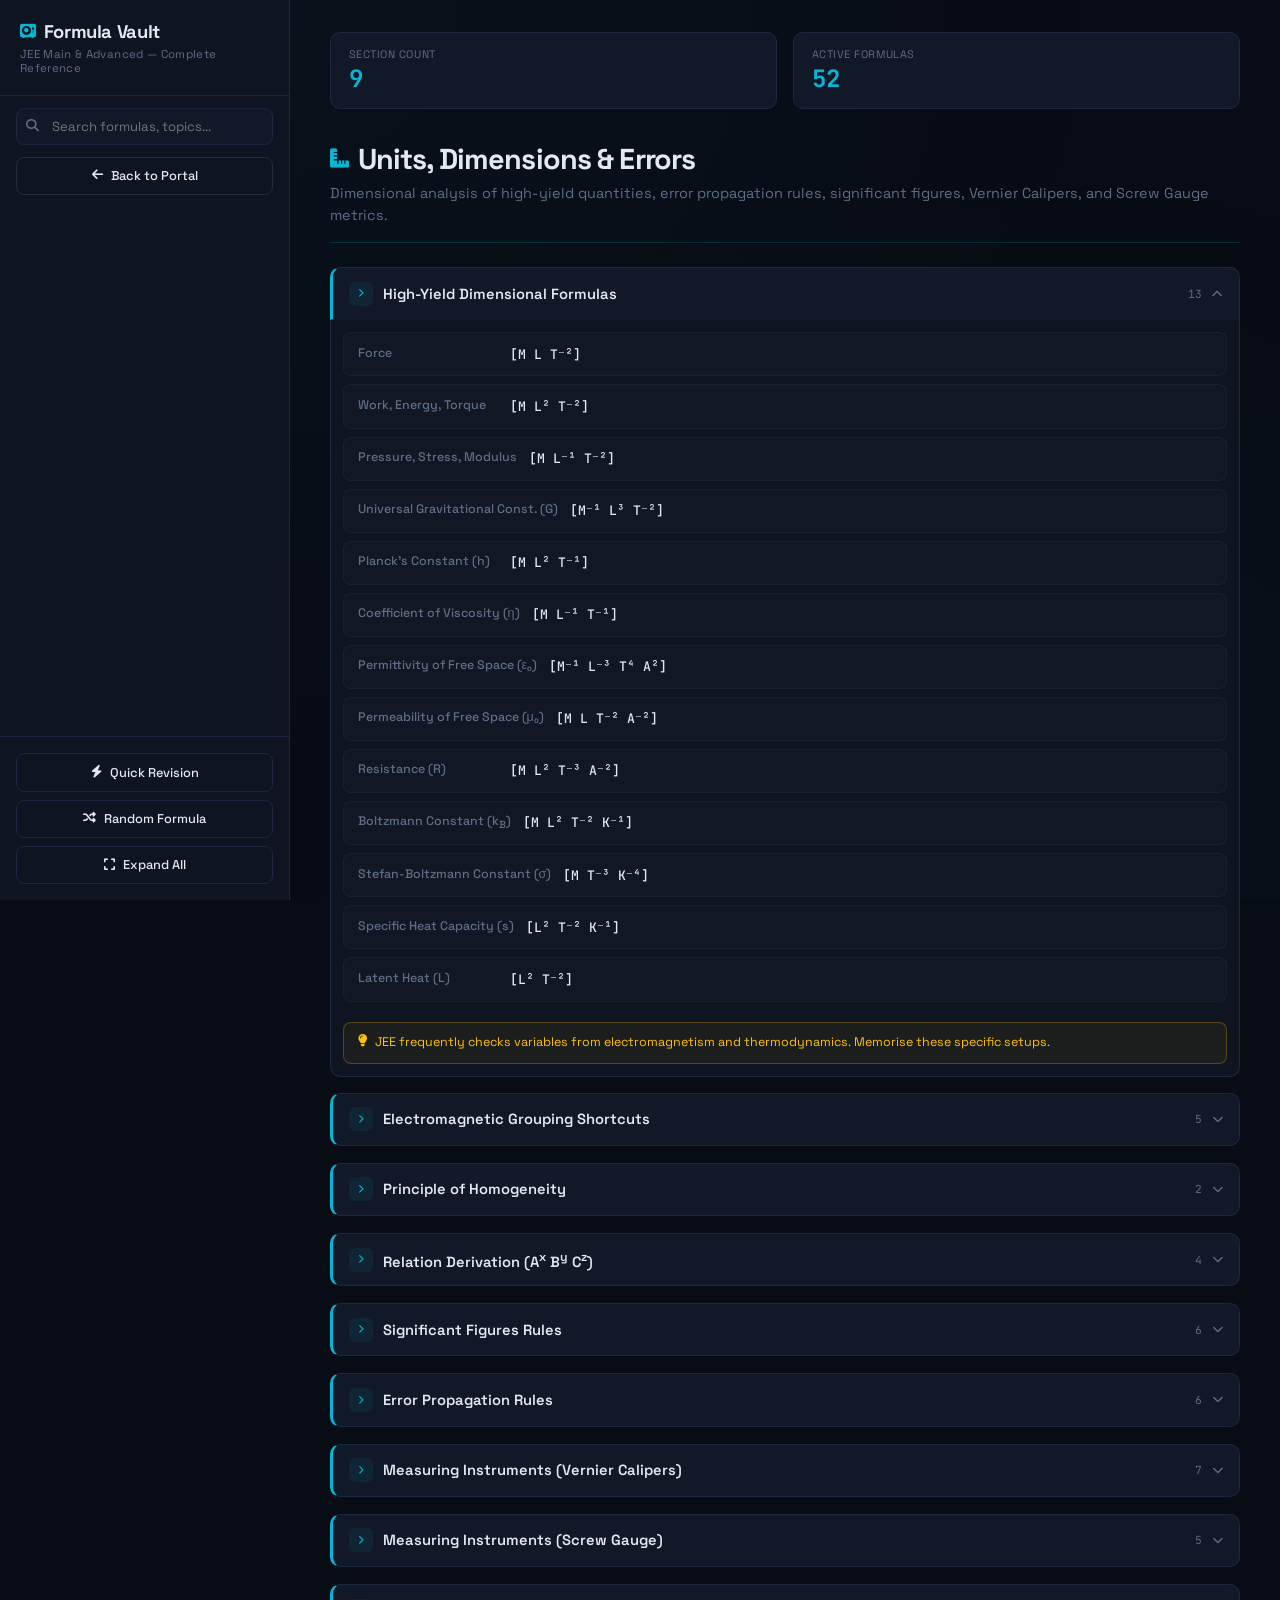
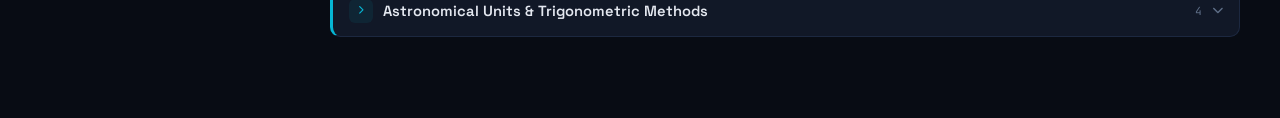
<file: chapters/units-dimensions.html>
<!DOCTYPE html>
<html lang="en">
<head>
<meta charset="UTF-8">
<meta name="viewport" content="width=device-width, initial-scale=1.0">
<title>JEE Formula Vault — Units, Dimensions & Errors</title>
<link href="https://fonts.googleapis.com/css2?family=Space+Grotesk:wght@300;400;500;600;700;800&family=JetBrains+Mono:wght@400;500;600&display=swap" rel="stylesheet">
<link rel="stylesheet" href="https://cdnjs.cloudflare.com/ajax/libs/font-awesome/6.5.0/css/all.min.css">
<style>
:root {
  --bg: #080c14;
  --bg2: #0e1420;
  --card: #111827;
  --card2: #161f30;
  --border: #1c2840;
  --fg: #e4e8f0;
  --muted: #5e6e87;
  --accent: #06b6d4; /* Cyan theme */
  --radius: 10px;
  --tip-bg: rgba(255, 193, 7, 0.06);
  --tip-border: rgba(255, 193, 7, 0.25);
  --tip-text: #ffc107;
}

* { margin: 0; padding: 0; box-sizing: border-box; }

body {
  font-family: 'Space Grotesk', sans-serif;
  background: var(--bg);
  color: var(--fg);
  min-height: 100vh;
  overflow-x: hidden;
}

body::before {
  content: '';
  position: fixed;
  inset: 0;
  background: radial-gradient(ellipse at 20% 0%, rgba(6, 182, 212, 0.04), transparent 60%),
              radial-gradient(ellipse at 80% 100%, rgba(0, 196, 255, 0.03), transparent 60%);
  pointer-events: none;
  z-index: 0;
}

::-webkit-scrollbar { width: 6px; }
::-webkit-scrollbar-track { background: var(--bg2); }
::-webkit-scrollbar-thumb { background: var(--border); border-radius: 3px; }
::-webkit-scrollbar-thumb:hover { background: #2a3a5c; }

#sidebar {
  position: fixed;
  left: 0;
  top: 0;
  bottom: 0;
  width: 290px;
  background: var(--bg2);
  border-right: 1px solid var(--border);
  z-index: 100;
  display: flex;
  flex-direction: column;
  transition: transform .3s ease;
}

.sidebar-head {
  padding: 1.25rem;
  border-bottom: 1px solid var(--border);
}

.sidebar-head h2 {
  font-size: 1.15rem;
  font-weight: 700;
  letter-spacing: -.02em;
  display: flex;
  align-items: center;
  gap: .5rem;
}

.sidebar-head h2 i {
  color: var(--accent);
  font-size: .9rem;
}

.sidebar-head .sub {
  font-size: .72rem;
  color: var(--muted);
  margin-top: .25rem;
  letter-spacing: .03em;
}

.search-box {
  padding: .75rem 1rem;
  position: relative;
}

.search-box i {
  position: absolute;
  left: 1.65rem;
  top: 50%;
  transform: translateY(-50%);
  color: var(--muted);
  font-size: .8rem;
}

.search-box input {
  width: 100%;
  padding: .55rem .75rem .55rem 2.2rem;
  background: var(--card);
  border: 1px solid var(--border);
  border-radius: 8px;
  color: var(--fg);
  font-family: inherit;
  font-size: .82rem;
  outline: none;
  transition: border-color .2s;
}

.search-box input:focus { border-color: var(--accent); }

.sidebar-actions {
  padding: 1rem;
  border-top: 1px solid var(--border);
  display: flex;
  flex-direction: column;
  gap: .5rem;
  margin-top: auto;
}

.action-btn {
  display: flex;
  align-items: center;
  justify-content: center;
  gap: .5rem;
  padding: .6rem;
  border-radius: 8px;
  border: 1px solid var(--border);
  background: transparent;
  color: var(--fg);
  font-family: inherit;
  font-size: .8rem;
  font-weight: 500;
  cursor: pointer;
  transition: all .2s;
  text-decoration: none;
}

.action-btn:hover {
  border-color: var(--accent);
  color: var(--accent);
  background: rgba(6, 182, 212, .05);
}

.action-btn.active {
  background: rgba(6, 182, 212, .1);
  border-color: var(--accent);
  color: var(--accent);
}

#menuBtn {
  display: none;
  position: fixed;
  top: 1rem;
  left: 1rem;
  z-index: 200;
  width: 40px;
  height: 40px;
  border-radius: 8px;
  background: var(--card);
  border: 1px solid var(--border);
  color: var(--fg);
  font-size: 1rem;
  cursor: pointer;
  align-items: center;
  justify-content: center;
}

#overlay {
  display: none;
  position: fixed;
  inset: 0;
  background: rgba(0,0,0,.5);
  z-index: 90;
}

#main {
  margin-left: 290px;
  padding: 2rem 2.5rem 4rem;
  position: relative;
  z-index: 1;
  min-height: 100vh;
}

.hero {
  display: flex;
  gap: 1rem;
  margin-bottom: 2rem;
  flex-wrap: wrap;
}

.stat-card {
  background: var(--card);
  border: 1px solid var(--border);
  border-radius: var(--radius);
  padding: .85rem 1.1rem;
  flex: 1;
  min-width: 130px;
  transition: border-color .2s, transform .2s;
}

.stat-card:hover {
  border-color: rgba(255, 255, 255, .15);
  transform: translateY(-2px);
}

.stat-card .sc-label {
  font-size: .68rem;
  color: var(--muted);
  text-transform: uppercase;
  letter-spacing: .05em;
}

.stat-card .sc-val {
  font-size: 1.5rem;
  font-weight: 700;
  font-family: 'JetBrains Mono', monospace;
  margin-top: .15rem;
}

.subject-header {
  margin-bottom: 1.5rem;
  padding-bottom: 1rem;
  border-bottom: 1px solid var(--border);
}

.subject-header h1 {
  font-size: 1.8rem;
  font-weight: 800;
  letter-spacing: -.03em;
  display: flex;
  align-items: center;
  gap: .6rem;
}

.subject-header h1 i { font-size: 1.2rem; }

.subject-header p {
  color: var(--muted);
  font-size: .9rem;
  margin-top: .4rem;
  line-height: 1.5;
}

.section { margin-bottom: 1rem; }

.section-header {
  display: flex;
  align-items: center;
  gap: .6rem;
  padding: .85rem 1rem;
  background: var(--card);
  border: 1px solid var(--border);
  border-radius: var(--radius);
  cursor: pointer;
  transition: all .2s;
  user-select: none;
}

.section-header:hover {
  border-color: rgba(255, 255, 255, .15);
  background: var(--card2);
}

.section-header.open {
  border-radius: var(--radius) var(--radius) 0 0;
  border-bottom-color: transparent;
}

.section-header .sh-icon {
  width: 24px;
  height: 24px;
  display: flex;
  align-items: center;
  justify-content: center;
  border-radius: 6px;
  font-size: .7rem;
  flex-shrink: 0;
}

.section-header .sh-title {
  font-size: .92rem;
  font-weight: 600;
  flex: 1;
}

.section-header .sh-count {
  font-size: .7rem;
  color: var(--muted);
  font-family: 'JetBrains Mono', monospace;
}

.section-header .sh-arrow {
  color: var(--muted);
  font-size: .7rem;
  transition: transform .25s;
}

.section-header.open .sh-arrow { transform: rotate(180deg); }

.section-body {
  overflow: hidden;
  max-height: 0;
  transition: max-height .35s ease, border-color .2s;
  border: 1px solid transparent;
  border-top: none;
  border-radius: 0 0 var(--radius) var(--radius);
}

.section-body.open {
  max-height: 8000px;
  border-color: var(--border);
  background: var(--bg2);
}

.formula-grid {
  padding: .75rem;
  display: grid;
  grid-template-columns: 1fr;
  gap: .5rem;
}

.formula-card {
  display: flex;
  align-items: flex-start;
  gap: .75rem;
  padding: .7rem 0.85rem;
  background: rgba(255, 255, 255, .015);
  border: 1px solid rgba(255, 255, 255, .04);
  border-radius: 8px;
  cursor: pointer;
  transition: all .2s;
  position: relative;
}

.formula-card:hover {
  background: rgba(255, 255, 255, .035);
  border-color: rgba(255, 255, 255, .08);
}

.formula-card:active { transform: scale(.995); }

.formula-card .fc-name {
  font-size: .78rem;
  color: var(--muted);
  min-width: 140px;
  flex-shrink: 0;
  font-weight: 500;
  line-height: 1.4;
}

.formula-card .fc-formula {
  font-family: 'JetBrains Mono', monospace;
  font-size: .82rem;
  font-weight: 500;
  color: var(--fg);
  line-height: 1.5;
  word-break: break-word;
}

.formula-card .fc-copy {
  position: absolute;
  top: .5rem;
  right: .5rem;
  opacity: 0;
  font-size: .65rem;
  color: var(--muted);
  transition: opacity 0.15s;
}

.formula-card .fc-star {
  position: absolute;
  top: .5rem;
  right: 1.8rem;
  opacity: 0;
  font-size: .75rem;
  color: #ffb81c;
  transition: opacity 0.15s, transform 0.1s;
}

.formula-card:hover .fc-copy, .formula-card:hover .fc-star { opacity: 1; }
.formula-card .fc-star.active { opacity: 1 !important; }
.formula-card .fc-star:active { transform: scale(1.2); }

.jee-tip {
  margin: .5rem .75rem .75rem;
  padding: .65rem .85rem;
  background: var(--tip-bg);
  border: 1px solid var(--tip-border);
  border-radius: 8px;
  font-size: .78rem;
  color: var(--tip-text);
  line-height: 1.55;
  display: flex;
  gap: .5rem;
  align-items: flex-start;
}

.jee-tip i { margin-top: 2px; flex-shrink: 0; }

.master-sheet { margin-top: 2rem; display: none; }
.master-sheet.show-master { display: block !important; }

.master-sheet h2 {
  font-size: 1.15rem;
  font-weight: 700;
  margin-bottom: 1rem;
  display: flex;
  align-items: center;
  gap: .5rem;
}

.master-sheet h2 i { color: var(--accent); }

.master-grid {
  display: grid;
  grid-template-columns: repeat(auto-fill, minmax(320px, 1fr));
  gap: .5rem;
}

.master-card {
  display: flex;
  gap: .6rem;
  padding: .65rem .8rem;
  background: var(--card);
  border: 1px solid var(--border);
  border-radius: 8px;
  cursor: pointer;
  transition: all .2s;
}

.master-card:hover {
  border-color: rgba(6, 182, 212, .3);
  transform: translateY(-1px);
}

.master-card .mc-concept {
  font-size: .72rem;
  color: var(--muted);
  min-width: 110px;
  flex-shrink: 0;
  font-weight: 500;
}

.master-card .mc-formula {
  font-family: 'JetBrains Mono', monospace;
  font-size: .78rem;
  line-height: 1.5;
}

mark {
  background: rgba(6, 182, 212, .25);
  color: var(--fg);
  border-radius: 2px;
  padding: 0 2px;
}

#toast {
  position: fixed;
  bottom: 2rem;
  right: 2rem;
  padding: .65rem 1.1rem;
  background: var(--card2);
  border: 1px solid var(--accent);
  border-radius: 8px;
  font-size: .8rem;
  color: var(--accent);
  z-index: 500;
  opacity: 0;
  transform: translateY(10px);
  transition: all .25s;
  pointer-events: none;
  display: flex;
  align-items: center;
  gap: .5rem;
}

#toast.show { opacity: 1; transform: translateY(0); }

.modal-overlay {
  position: fixed;
  inset: 0;
  background: rgba(0,0,0,.7);
  z-index: 300;
  display: flex;
  align-items: center;
  justify-content: center;
  opacity: 0;
  pointer-events: none;
  transition: opacity .25s;
}

.modal-overlay.show { opacity: 1; pointer-events: auto; }

.modal {
  background: var(--card);
  border: 1px solid var(--border);
  border-radius: 16px;
  padding: 2rem;
  max-width: 500px;
  width: 90%;
  text-align: center;
  transform: scale(.9);
  transition: transform .25s;
}

.modal-overlay.show .modal { transform: scale(1); }

.modal .modal-subject {
  font-size: .72rem;
  text-transform: uppercase;
  letter-spacing: .06em;
  margin-bottom: .5rem;
}

.modal .modal-name {
  font-size: 1.1rem;
  font-weight: 600;
  margin-bottom: 1.25rem;
  min-height: 1.5rem;
}

.modal .modal-formula {
  font-family: 'JetBrains Mono', monospace;
  font-size: 1.3rem;
  font-weight: 600;
  padding: 1.25rem;
  background: var(--bg);
  border: 1px solid var(--border);
  border-radius: 10px;
  margin-bottom: 1rem;
  min-height: 60px;
  display: flex;
  align-items: center;
  justify-content: center;
  cursor: pointer;
  transition: all .2s;
}

.modal .modal-formula:hover { border-color: var(--accent); }

.modal .modal-formula.hidden-f { filter: blur(8px); user-select: none; }

.modal .modal-btns { display: flex; gap: .75rem; justify-content: center; }

.modal .modal-btns button {
  padding: .55rem 1.25rem;
  border-radius: 8px;
  border: 1px solid var(--border);
  background: transparent;
  color: var(--fg);
  font-family: inherit;
  font-size: .82rem;
  font-weight: 500;
  cursor: pointer;
  transition: all .2s;
}

.modal .modal-btns button:hover { border-color: var(--accent); color: var(--accent); }

.modal .modal-btns button.primary { background: var(--accent); color: #080c14; border-color: var(--accent); font-weight: 600; }

.modal .modal-btns button.primary:hover { opacity: .85; }

#backTop {
  position: fixed;
  bottom: 2rem;
  left: 310px;
  width: 38px;
  height: 38px;
  border-radius: 50%;
  background: var(--card);
  border: 1px solid var(--border);
  color: var(--muted);
  display: flex;
  align-items: center;
  justify-content: center;
  cursor: pointer;
  z-index: 50;
  opacity: 0;
  transition: all .25s;
  font-size: .85rem;
}

#backTop.show { opacity: 1; }
#backTop:hover { color: var(--accent); border-color: var(--accent); }

@media(max-width:860px){
  #sidebar { transform: translateX(-100%); }
  #sidebar.open { transform: translateX(0); }
  #menuBtn { display: flex; }
  #main { margin-left: 0; padding: 1.25rem 1rem 3rem; padding-top: 3.5rem; }
  #backTop { left: 1rem; bottom: 1rem; }
  .hero { gap: .5rem; }
  .stat-card { min-width: 100px; padding: .6rem .8rem; }
  .stat-card .sc-val { font-size: 1.2rem; }
  .formula-card { flex-direction: column; gap: .35rem; }
  .formula-card .fc-name { min-width: unset; }
  .master-grid { grid-template-columns: 1fr; }
}
</style>
</head>
<body>

<button id="menuBtn" aria-label="Open menu"><i class="fa-solid fa-bars"></i></button>
<div id="overlay"></div>

<aside id="sidebar">
  <div class="sidebar-head">
    <h2><i class="fa-solid fa-vault"></i> Formula Vault</h2>
    <div class="sub">JEE Main & Advanced — Complete Reference</div>
  </div>
  <div class="search-box">
    <i class="fa-solid fa-magnifying-glass"></i>
    <input type="text" id="searchInput" placeholder="Search formulas, topics..." aria-label="Search formulas">
  </div>
  <div style="padding: 0 1rem 0.5rem 1rem;">
     <a href="../index.html" class="action-btn" style="width: 100%; border-color: rgba(255,255,255,0.1);"><i class="fa-solid fa-arrow-left"></i> Back to Portal</a>
  </div>
  <div class="sidebar-actions">
    <button class="action-btn" id="qrBtn"><i class="fa-solid fa-bolt"></i> Quick Revision</button>
    <button class="action-btn" id="randomBtn"><i class="fa-solid fa-shuffle"></i> Random Formula</button>
    <button class="action-btn" id="expandBtn"><i class="fa-solid fa-expand"></i> Expand All</button>
  </div>
</aside>

<main id="main"></main>

<div id="toast"><i class="fa-solid fa-check"></i> <span id="toastMsg">Copied!</span></div>

<div class="modal-overlay" id="modal">
  <div class="modal">
    <div class="modal-subject" id="modalSubject"></div>
    <div class="modal-name" id="modalName"></div>
    <div class="modal-formula hidden-f" id="modalFormula">—</div>
    <div class="modal-btns">
      <button id="modalReveal">Reveal</button>
      <button id="modalNext" class="primary">Next</button>
    </div>
  </div>
</div>
<button id="backTop" aria-label="Back to top"><i class="fa-solid fa-arrow-up"></i></button>

<script>
const FORMULA_DATA = {
  id: 'units-dimensions',
  ti: 'Units, Dimensions & Errors',
  ic: 'fa-solid fa-ruler-combined',
  c: '#06b6d4',
  d: 'Dimensional analysis of high-yield quantities, error propagation rules, significant figures, Vernier Calipers, and Screw Gauge metrics.',
  sections: [
    {
      s: 'High-Yield Dimensional Formulas',
      t: 'JEE frequently checks variables from electromagnetism and thermodynamics. Memorise these specific setups.',
      i: [
        { n: 'Force', f: '[M L T⁻²]' },
        { n: 'Work, Energy, Torque', f: '[M L² T⁻²]', qr: true },
        { n: 'Pressure, Stress, Modulus', f: '[M L⁻¹ T⁻²]' },
        { n: 'Universal Gravitational Const. (G)', f: '[M⁻¹ L³ T⁻²]', qr: true },
        { n: 'Planck\'s Constant (h)', f: '[M L² T⁻¹]', qr: true },
        { n: 'Coefficient of Viscosity (η)', f: '[M L⁻¹ T⁻¹]', qr: true },
        { n: 'Permittivity of Free Space (ε₀)', f: '[M⁻¹ L⁻³ T⁴ A²]' },
        { n: 'Permeability of Free Space (μ₀)', f: '[M L T⁻² A⁻²]' },
        { n: 'Resistance (R)', f: '[M L² T⁻³ A⁻²]' },
        { n: 'Boltzmann Constant (k_B)', f: '[M L² T⁻² K⁻¹]' },
        { n: 'Stefan-Boltzmann Constant (σ)', f: '[M T⁻³ K⁻⁴]' },
        { n: 'Specific Heat Capacity (s)', f: '[L² T⁻² K⁻¹]' },
        { n: 'Latent Heat (L)', f: '[L² T⁻²]' }
      ]
    },
    {
      s: 'Electromagnetic Grouping Shortcuts',
      t: 'Impedance and time-constant groupings frequently tested in JEE as dimensional match questions.',
      i: [
        { n: 'Speed of EM Waves', f: 'c = 1 / √(μ₀ ε₀)  ->  [L T⁻¹]', qr: true },
        { n: 'Vacuum Impedance', f: 'Z₀ = √(μ₀ / ε₀)  ->  [M L² T⁻³ A⁻²] (same as Resistance)' },
        { n: 'Resistor-Capacitor Time Const.', f: 'τ = R C  ->  [T]', qr: true },
        { n: 'Inductor-Resistor Time Const.', f: 'τ = L / R  ->  [T]', qr: true },
        { n: 'LC Oscillation Period', f: 'T = √(L C)  ->  [T]', qr: true }
      ]
    },
    {
      s: 'Principle of Homogeneity',
      t: 'Terms added or subtracted must possess the identical dimensional formula.',
      i: [
        { n: 'Principle of Homogeneity', f: 'If A + B = C, then [A] = [B] = [C]', qr: true },
        { n: 'Exponentials & Arguments', f: 'In e^x, ln(x), sin(x) -> x is dimensionless ([M⁰ L⁰ T⁰])', qr: true }
      ]
    },
    {
      s: 'Relation Derivation (A^x B^y C^z)',
      t: 'Method of dimensions used to derive physical equations by equating exponents of M, L, and T.',
      i: [
        { n: 'Dimensional Equation Setup', f: 'If Q ∝ A^x · B^y · C^z  =>  [Q] = [A]^x · [B]^y · [C]^z', qr: true },
        { n: 'Exponent Matching System', f: 'Equate powers: x·[A]_M + y·[B]_M + z·[C]_M = [Q]_M (Solve for x, y, z)', qr: true },
        { n: 'Example: Stokes\' Law', f: 'F ∝ η^x · r^y · v^z  =>  F = 6π · η · r · v  (x=1, y=1, z=1)' },
        { n: 'Limitations of Method', f: 'Fails for relations with >3 variables, or containing sums (A+B) or trig/log/exponential terms.' }
      ]
    },
    {
      s: 'Significant Figures Rules',
      t: 'Be careful with trailing zeros. They are only significant if they appear after a decimal point.',
      i: [
        { n: 'Non-zero digits', f: 'All non-zero digits are always significant (e.g., 234 has 3)' },
        { n: 'Trapped Zeros', f: 'Zeros between non-zero digits are significant (e.g., 2004 has 4)' },
        { n: 'Leading Zeros', f: 'Leading zeros are never significant (e.g., 0.0025 has 2)' },
        { n: 'Trailing Zeros with Decimal', f: 'Trailing zeros are significant only if there is a decimal (e.g., 250.0 has 4 ; 250 has 2)', qr: true },
        { n: 'Addition/Subtraction Rule', f: 'Answer rounded to least number of decimal places of terms' },
        { n: 'Multiplication/Division Rule', f: 'Answer rounded to least number of significant figures of terms', qr: true }
      ]
    },
    {
      s: 'Error Propagation Rules',
      t: 'Maximum absolute errors always add up. Maximum fractional errors add up proportionally with power multipliers.',
      i: [
        { n: 'Absolute Error', f: 'Δx = |x_measured - x_true|' },
        { n: 'Relative (Fractional) Error', f: 'e_r = Δx / x_true' },
        { n: 'Sum / Difference Rule', f: 'If Z = A +- B, then ΔZ = ΔA + ΔB', qr: true },
        { n: 'Product / Quotient Rule', f: 'If Z = A · B  or  A / B, then ΔZ/Z = ΔA/A + ΔB/B', qr: true },
        { n: 'Composite Exponent Power Rule', f: 'If Z = (A^x · B^y) / C^z  =>  ΔZ/Z = x(ΔA/A) + y(ΔB/B) + z(ΔC/C)', qr: true },
        { n: 'Least Count Error', f: 'Uncertainty in reading = Least Count of the instrument' }
      ]
    },
    {
      s: 'Measuring Instruments (Vernier Calipers)',
      t: 'Vernier and Screw Gauge questions are highly scoring on JEE. Note if the Zero Error is positive or negative.',
      i: [
        { n: 'Least Count (LC)', f: 'LC = 1 MSD - 1 VSD  (Main Div - Vernier Div)', qr: true },
        { n: 'N division relation', f: 'If N VSD = (N-1) MSD, then LC = 1 MSD / N', qr: true },
        { n: 'Fractional scale relation', f: 'If N VSD = (N-M) MSD, then LC = 1 MSD · (M / N)' },
        { n: 'Total Measured Reading', f: 'TR = Main Scale Reading + (Vernier Scale Reading × LC)' },
        { n: 'Positive Zero Error', f: 'Vernier zero is right of Main scale zero  ->  Error = + (matching div × LC)' },
        { n: 'Negative Zero Error', f: 'Vernier zero is left of Main scale zero  ->  Error = - (total div - matching div) × LC', qr: true },
        { n: 'Zero Error Correction', f: 'True Reading = Measured Reading - (Zero Error with sign)', qr: true }
      ]
    },
    {
      s: 'Measuring Instruments (Screw Gauge)',
      t: 'Pitch is the linear distance advanced by the screw in one full rotation of the circular scale.',
      i: [
        { n: 'Least Count (LC)', f: 'LC = Pitch / (Number of Circular Scale Divisions)', qr: true },
        { n: 'Total Measured Reading', f: 'TR = Main Scale Reading + (Circular Scale Reading × LC)' },
        { n: 'Pitch definition', f: 'Pitch = (Distance moved on Main Scale) / (Number of full rotations)' },
        { n: 'Positive Zero Error', f: 'Circular zero is below reference line  ->  Error = + (matching div × LC)' },
        { n: 'Negative Zero Error', f: 'Circular zero is above reference line  ->  Error = - (total div - matching div) × LC', qr: true }
      ]
    },
    {
      s: 'Astronomical Units & Trigonometric Methods',
      t: 'Parallax methods are standard for computing large orbital distances.',
      i: [
        { n: 'Astronomical Unit (AU)', f: '1 AU ≈ 1.496 × 10¹¹ m (Mean Earth-Sun distance)' },
        { n: 'Light Year (ly)', f: '1 ly ≈ 9.46 × 10¹⁵ m' },
        { n: 'Parsec (pc)', f: '1 pc ≈ 3.08 × 10¹⁶ m ≈ 3.26 ly', qr: true },
        { n: 'Parallax Distance Method', f: 'b = D · θ  =>  Distance D = b / θ  (θ in radians)', qr: true }
      ]
    }
  ]
};

let searchQuery = '', quickRevision = false, expandedSections = new Set(), allExpanded = false;

function esc(s) { return String(s).replace(/</g, '&lt;').replace(/>/g, '&gt;'); }

function formatMathText(text) {
  const tokens = []; let index = 0;
  const protectedText = text.replace(/<(\/?)(mark|sub|sup)>/g, (m, slash, tag) => {
    const token = `__TAG${index++}__`;
    tokens.push(`<${slash}${tag}>`);
    return token;
  });
  const escaped = protectedText.replace(/</g, '&lt;').replace(/>/g, '&gt;');
  const rendered = escaped
    .replace(/([A-Za-zα-ωΑ-Ω0-9\)\]])_\{([^}]+)\}/g, '$1<sub>$2</sub>')
    .replace(/([A-Za-zα-ωΑ-Ω0-9\)\]])_([A-Za-z0-9]+)/g, '$1<sub>$2</sub>')
    .replace(/\^\(([^)]+)\)/g, '<sup>( $1 )</sup>')
    .replace(/\^\{([^}]+)\}/g, '<sup>$1</sup>')
    .replace(/\^([A-Za-z0-9]+)/g, '<sup>$1</sup>');
  return rendered.replace(/__TAG(\d+)__/g, (_, i) => tokens[Number(i)]);
}

function highlight(text, q) {
  const safeText = esc(text);
  if (!q) return formatMathText(safeText);
  const e = q.replace(/[.*+?^${}()|[\]\\]/g, '\\$&');
  return formatMathText(safeText.replace(new RegExp(`(${e})`, 'gi'), '<mark>$1</mark>'));
}

function showToast(msg) {
  const t = document.getElementById('toast');
  document.getElementById('toastMsg').textContent = msg;
  t.classList.add('show'); clearTimeout(t._timer);
  t._timer = setTimeout(() => t.classList.remove('show'), 1800);
}

function copyText(text) {
  navigator.clipboard.writeText(text).then(() => showToast('Formula copied!')).catch(() => {});
}

function toggleStar(event, name, formula) {
  event.stopPropagation();
  let starred = JSON.parse(localStorage.getItem('starredFormulas')) || [];
  const idx = starred.findIndex(item => item.formula === formula);
  
  if (idx > -1) {
    starred.splice(idx, 1);
    showToast('Removed from Cheat Sheet');
    event.currentTarget.classList.remove('active');
    event.currentTarget.innerHTML = '<i class="fa-regular fa-star"></i>';
  } else {
    starred.push({ subject: FORMULA_DATA.ti, name: name, formula: formula });
    showToast('Saved to Starred Cheat Sheet!');
    event.currentTarget.classList.add('active');
    event.currentTarget.innerHTML = '<i class="fa-solid fa-star"></i>';
  }
  localStorage.setItem('starredFormulas', JSON.stringify(starred));
}

function isStarred(formula) {
  const starred = JSON.parse(localStorage.getItem('starredFormulas')) || [];
  return starred.some(item => item.formula === formula);
}

function renderContent() {
  const main = document.getElementById('main');
  const q = searchQuery.toLowerCase().trim();
  
  let sectionHtml = '';
  let totalF = 0;
  let activeSections = 0;

  FORMULA_DATA.sections.forEach((sec, si) => {
    const itemsFiltered = sec.i.filter(item => {
      if (item.qrOnly) return false;
      return !q || item.n.toLowerCase().includes(q) || item.f.toLowerCase().includes(q);
    });

    if (itemsFiltered.length > 0) {
      activeSections++;
      totalF += itemsFiltered.length;
      const key = `${FORMULA_DATA.id}-${si}`;
      const isOpen = expandedSections.has(key) || q;

      sectionHtml += `
        <div class="section">
          <div class="section-header ${isOpen ? 'open' : ''}" data-key="${key}" style="border-left: 3px solid ${FORMULA_DATA.c}">
            <div class="sh-icon" style="background:${FORMULA_DATA.c}15; color:${FORMULA_DATA.c}">
              <i class="fa-solid fa-chevron-right" style="font-size:.55rem"></i>
            </div>
            <span class="sh-title">${highlight(sec.s, searchQuery)}</span>
            <span class="sh-count">${itemsFiltered.length}</span>
            <i class="fa-solid fa-chevron-down sh-arrow"></i>
          </div>
          <div class="section-body ${isOpen ? 'open' : ''}">
            <div class="formula-grid">`;
      
      itemsFiltered.forEach(item => {
        const starClass = isStarred(item.f) ? 'active' : '';
        const starIcon = isStarred(item.f) ? 'fa-solid fa-star' : 'fa-regular fa-star';
        
        sectionHtml += `
          <div class="formula-card" data-formula="${esc(item.f)}" onclick="copyText(this.dataset.formula)">
            <span class="fc-copy"><i class="fa-regular fa-copy"></i></span>
            <span class="fc-star ${starClass}" onclick="toggleStar(event, '${esc(item.n)}', '${esc(item.f)}')">
              <i class="${starIcon}"></i>
            </span>
            <span class="fc-name">${highlight(item.n, searchQuery)}</span>
            <span class="fc-formula">${highlight(item.f, searchQuery)}</span>
          </div>`;
      });

      sectionHtml += `</div>`;
      if (sec.t && !q) {
        sectionHtml += `<div class="jee-tip"><i class="fa-solid fa-lightbulb"></i><span>${sec.t}</span></div>`;
      }
      sectionHtml += `</div></div>`;
    }
  });

  const revisionItems = [];
  FORMULA_DATA.sections.forEach(sec => {
    sec.i.forEach(item => {
      if (item.qr || item.qrOnly) {
        revisionItems.push(item);
      }
    });
  });

  let revisionHtml = `
    <div class="master-sheet ${quickRevision && !q ? 'show-master' : ''}">
      <h2><i class="fa-solid fa-bolt"></i> Master Formula Sheet — ${FORMULA_DATA.ti}</h2>
      <div class="master-grid">`;
  
  revisionItems.forEach(m => {
    revisionHtml += `
      <div class="master-card" data-formula="${esc(m.f)}" onclick="copyText(this.dataset.formula)">
        <span class="mc-concept">${highlight(m.n, searchQuery)}</span>
        <span class="mc-formula">${highlight(m.f, searchQuery)}</span>
      </div>`;
  });
  revisionHtml += `</div></div>`;

  let combinedLayout = `
    <div class="hero">
      <div class="stat-card">
        <div class="sc-label">Section Count</div>
        <div class="sc-val" style="color:var(--accent)">${FORMULA_DATA.sections.length}</div>
      </div>
      <div class="stat-card">
        <div class="sc-label">Active Formulas</div>
        <div class="sc-val" style="color:var(--accent)">${totalF}</div>
      </div>
    </div>
    <div class="subject-header" style="border-bottom-color:${FORMULA_DATA.c}30">
      <h1><i class="${FORMULA_DATA.ic}" style="color:${FORMULA_DATA.c}"></i> ${FORMULA_DATA.ti}</h1>
      <p>${FORMULA_DATA.d}</p>
    </div>
  `;

  if (quickRevision && !q) {
    combinedLayout += revisionHtml;
  } else {
    combinedLayout += sectionHtml + revisionHtml;
  }

  main.innerHTML = combinedLayout;
}

const urlParams = new URLSearchParams(window.location.search);
if (urlParams.get('mode') === 'quick') {
  quickRevision = true;
  document.getElementById('qrBtn').classList.add('active');
}

document.getElementById('searchInput').addEventListener('input', e => {
  searchQuery = e.target.value;
  renderContent();
});

document.getElementById('main').addEventListener('click', e => {
  const header = e.target.closest('.section-header');
  if (!header) return;
  const key = header.dataset.key;
  if (expandedSections.has(key)) expandedSections.delete(key); else expandedSections.add(key);
  header.classList.toggle('open');
  header.nextElementSibling.classList.toggle('open');
});

document.getElementById('qrBtn').addEventListener('click', () => {
  quickRevision = !quickRevision;
  document.getElementById('qrBtn').classList.toggle('active', quickRevision);
  renderContent();
  showToast(quickRevision ? 'Quick Revision mode on' : 'Full view restored');
});

document.getElementById('expandBtn').addEventListener('click', () => {
  allExpanded = !allExpanded;
  if (allExpanded) {
    FORMULA_DATA.sections.forEach((sec, si) => expandedSections.add(`${FORMULA_DATA.id}-${si}`));
    document.getElementById('expandBtn').innerHTML = '<i class="fa-solid fa-compress"></i> Collapse All';
  } else {
    expandedSections.clear();
    document.getElementById('expandBtn').innerHTML = '<i class="fa-solid fa-expand"></i> Expand All';
  }
  renderContent();
});

document.getElementById('menuBtn').addEventListener('click', () => {
  document.getElementById('sidebar').classList.add('open');
  document.getElementById('overlay').style.display = 'block';
});
document.getElementById('overlay').addEventListener('click', () => {
  document.getElementById('sidebar').classList.remove('open');
  document.getElementById('overlay').style.display = 'none';
});

const backTop = document.getElementById('backTop');
window.addEventListener('scroll', () => { backTop.classList.toggle('show', window.scrollY > 400); });
backTop.addEventListener('click', () => window.scrollTo({ top: 0, behavior: 'smooth' }));

const modal = document.getElementById('modal');
const modalSubject = document.getElementById('modalSubject');
const modalName = document.getElementById('modalName');
const modalFormula = document.getElementById('modalFormula');
let modalRevealed = false;

function showRandomFormula() {
  const allSubFormulas = [];
  FORMULA_DATA.sections.forEach(sec => sec.i.forEach(item => allSubFormulas.push(item)));
  
  const f = allSubFormulas[Math.floor(Math.random() * allSubFormulas.length)];
  modalSubject.textContent = FORMULA_DATA.ti;
  modalSubject.style.color = FORMULA_DATA.c;
  modalName.textContent = f.n;
  modalFormula.textContent = f.f;
  modalFormula.classList.add('hidden-f');
  modalRevealed = false;
  document.getElementById('modalReveal').textContent = 'Reveal';
  modal.classList.add('show');
}

document.getElementById('randomBtn').addEventListener('click', showRandomFormula);
document.getElementById('modalReveal').addEventListener('click', () => {
  if (!modalRevealed) {
    modalFormula.classList.remove('hidden-f');
    modalRevealed = true;
    document.getElementById('modalReveal').textContent = 'Copy';
  } else {
    copyText(modalFormula.textContent);
  }
});
document.getElementById('modalNext').addEventListener('click', showRandomFormula);
modal.addEventListener('click', e => { if (e.target === modal) modal.classList.remove('show'); });

expandedSections.add(`${FORMULA_DATA.id}-0`);
renderContent();
</script>
</body>
</html>
</file>
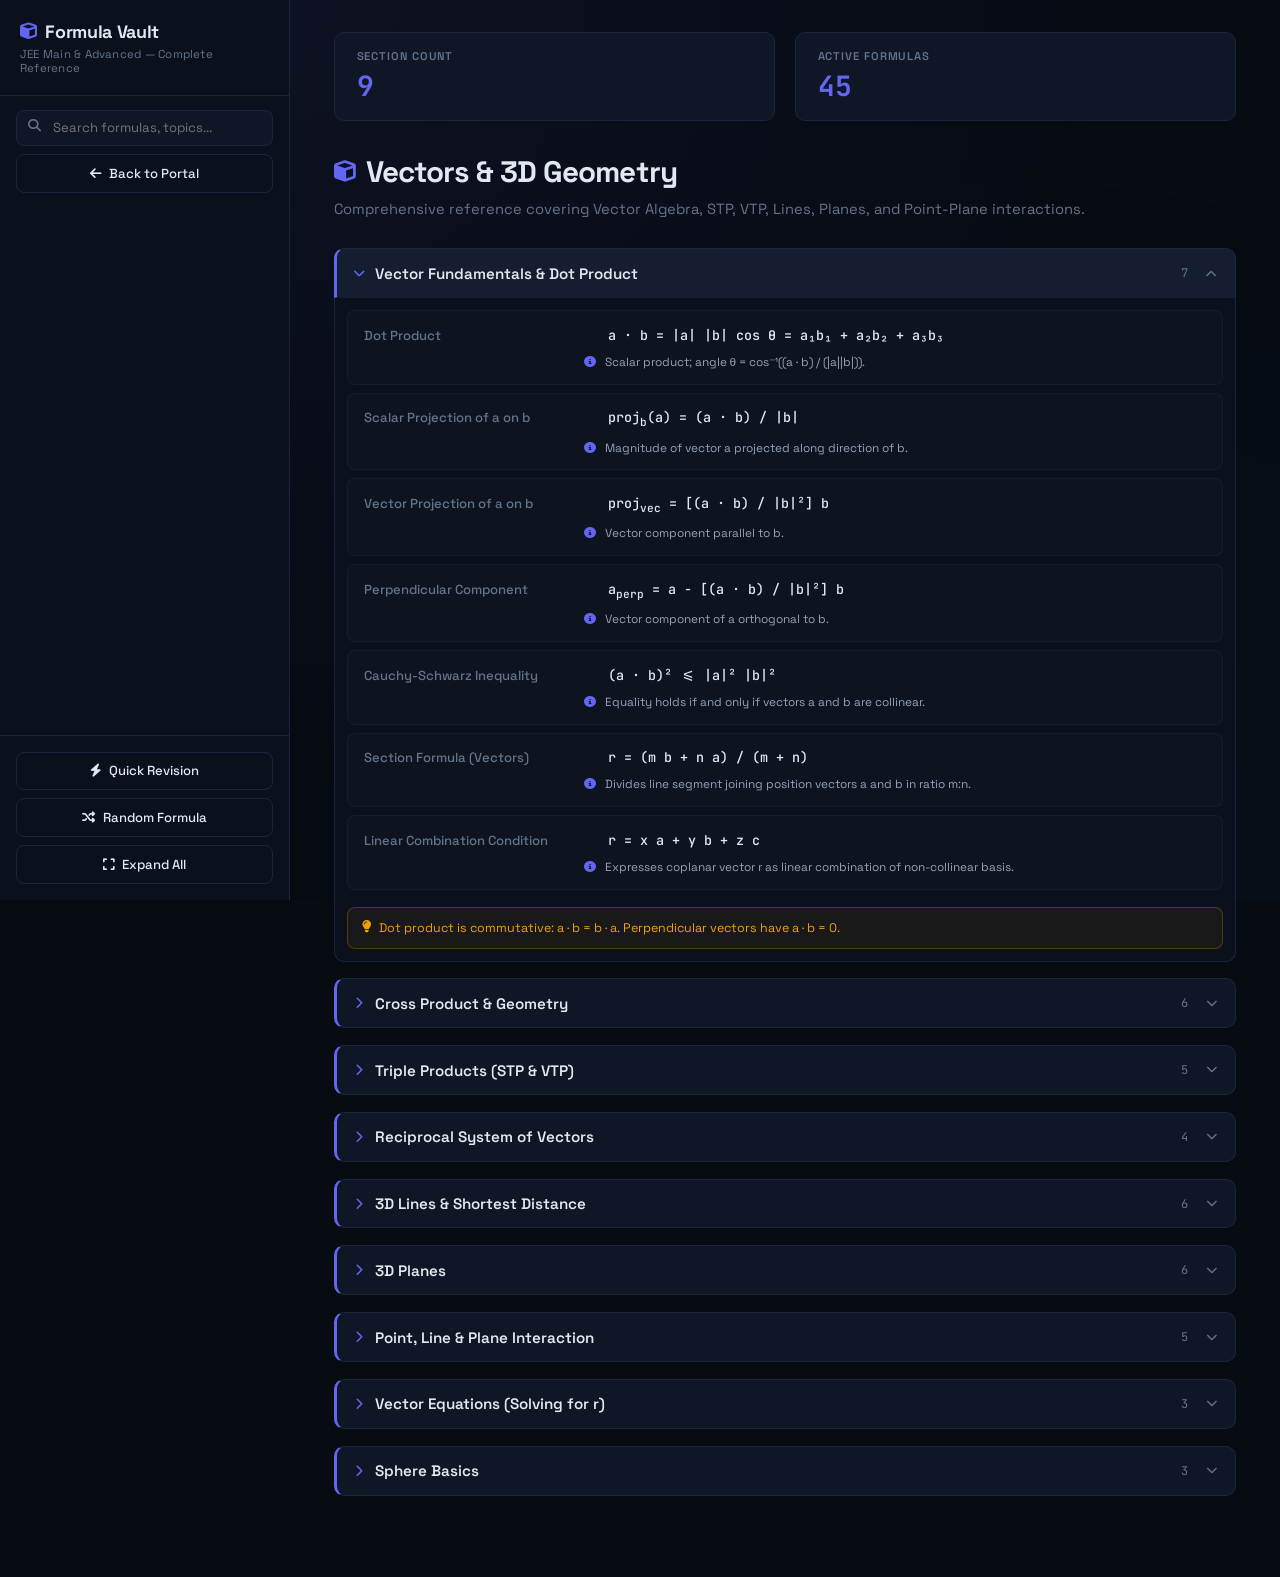
<file: chapters/vectors.html>
<!DOCTYPE html>
<html lang="en">
<head>
<meta charset="UTF-8">
<meta name="viewport" content="width=device-width, initial-scale=1.0">
<title>Formula Vault — Vectors & 3D Geometry</title>
<link href="https://fonts.googleapis.com/css2?family=Space+Grotesk:wght@300;400;500;600;700;800&family=JetBrains+Mono:wght@400;500;600&display=swap" rel="stylesheet">
<link rel="stylesheet" href="https://cdnjs.cloudflare.com/ajax/libs/font-awesome/6.5.0/css/all.min.css">
<style>
:root {
  --bg: #070b12;
  --bg2: #0b111c;
  --card: #0f1726;
  --card2: #141e30;
  --border: #1a263c;
  --fg: #e2e8f0;
  --muted: #64748b;
  --accent: #6366f1; /* Indigo Accent */
  --accent-glow: rgba(99, 102, 241, 0.08);
  --accent-glow-active: rgba(99, 102, 241, 0.16);
  --accent-mark: rgba(99, 102, 241, 0.3);
  --radius: 10px;
  --tip-bg: rgba(245, 158, 11, 0.06);
  --tip-border: rgba(245, 158, 11, 0.25);
  --tip-text: #f59e0b;
}

* { margin: 0; padding: 0; box-sizing: border-box; }

body {
  font-family: 'Space Grotesk', sans-serif;
  background: var(--bg);
  color: var(--fg);
  min-height: 100vh;
  overflow-x: hidden;
}

body::before {
  content: '';
  position: fixed;
  inset: 0;
  background: radial-gradient(ellipse at 20% 0%, var(--accent-glow), transparent 60%),
              radial-gradient(ellipse at 80% 100%, rgba(0, 196, 255, 0.03), transparent 60%);
  pointer-events: none;
  z-index: 0;
}

::-webkit-scrollbar { width: 6px; }
::-webkit-scrollbar-track { background: var(--bg2); }
::-webkit-scrollbar-thumb { background: var(--border); border-radius: 3px; }
::-webkit-scrollbar-thumb:hover { background: #22324f; }

#sidebar {
  position: fixed;
  left: 0;
  top: 0;
  bottom: 0;
  width: 290px;
  background: var(--bg2);
  border-right: 1px solid var(--border);
  z-index: 100;
  display: flex;
  flex-direction: column;
  transition: transform .3s ease;
}

.sidebar-head {
  padding: 1.25rem;
  border-bottom: 1px solid var(--border);
}

.sidebar-head h2 {
  font-size: 1.12rem;
  font-weight: 700;
  letter-spacing: -.02em;
  display: flex;
  align-items: center;
  gap: .55rem;
}

.sidebar-head h2 i {
  color: var(--accent);
  font-size: 1.05rem;
}

.sidebar-head .sub {
  font-size: .72rem;
  color: var(--muted);
  margin-top: .25rem;
  letter-spacing: .02em;
}

.search-box {
  padding: .85rem 1rem .5rem 1rem;
  position: relative;
}

.search-box i {
  position: absolute;
  left: 1.75rem;
  top: 52%;
  transform: translateY(-50%);
  color: var(--muted);
  font-size: .8rem;
}

.search-box input {
  width: 100%;
  padding: .55rem .75rem .55rem 2.25rem;
  background: var(--card);
  border: 1px solid var(--border);
  border-radius: 8px;
  color: var(--fg);
  font-family: inherit;
  font-size: .82rem;
  outline: none;
  transition: border-color .2s;
}

.search-box input:focus { border-color: var(--accent); }

.nav-back-wrap {
  padding: 0 1rem .75rem 1rem;
}

.sidebar-actions {
  padding: 1rem;
  border-top: 1px solid var(--border);
  display: flex;
  flex-direction: column;
  gap: .5rem;
  margin-top: auto;
}

.action-btn {
  display: flex;
  align-items: center;
  justify-content: center;
  gap: .55rem;
  padding: .62rem;
  border-radius: 8px;
  border: 1px solid var(--border);
  background: transparent;
  color: var(--fg);
  font-family: inherit;
  font-size: .82rem;
  font-weight: 500;
  cursor: pointer;
  transition: all .2s;
  text-decoration: none;
}

.action-btn:hover {
  border-color: var(--accent);
  color: var(--accent);
  background: var(--accent-glow);
}

.action-btn.active {
  background: var(--accent-glow-active);
  border-color: var(--accent);
  color: var(--accent);
}

#menuBtn {
  display: none;
  position: fixed;
  top: 1rem;
  left: 1rem;
  z-index: 200;
  width: 40px;
  height: 40px;
  border-radius: 8px;
  background: var(--card);
  border: 1px solid var(--border);
  color: var(--fg);
  font-size: 1rem;
  cursor: pointer;
  align-items: center;
  justify-content: center;
}

#overlay {
  display: none;
  position: fixed;
  inset: 0;
  background: rgba(0,0,0,.6);
  z-index: 90;
}

#main {
  margin-left: 290px;
  padding: 2rem 2.75rem 4rem;
  position: relative;
  z-index: 1;
  min-height: 100vh;
}

.hero {
  display: flex;
  gap: 1.25rem;
  margin-bottom: 2rem;
}

.stat-card {
  background: var(--card);
  border: 1px solid var(--border);
  border-radius: var(--radius);
  padding: 1rem 1.35rem;
  flex: 1;
  min-width: 140px;
  transition: border-color .2s;
}

.stat-card:hover { border-color: rgba(255, 255, 255, .15); }

.stat-card .sc-label {
  font-size: .7rem;
  color: var(--muted);
  text-transform: uppercase;
  letter-spacing: .08em;
  font-weight: 600;
}

.stat-card .sc-val {
  font-size: 1.75rem;
  font-weight: 700;
  font-family: 'JetBrains Mono', monospace;
  margin-top: .25rem;
  color: var(--accent);
}

.subject-header {
  margin-bottom: 1.75rem;
}

.subject-header h1 {
  font-size: 1.85rem;
  font-weight: 800;
  letter-spacing: -.03em;
  display: flex;
  align-items: center;
  gap: .65rem;
}

.subject-header h1 i {
  color: var(--accent);
  font-size: 1.35rem;
}

.subject-header p {
  color: var(--muted);
  font-size: .92rem;
  margin-top: .45rem;
  line-height: 1.5;
}

.section { margin-bottom: 1rem; }

.section-header {
  display: flex;
  align-items: center;
  gap: .75rem;
  padding: .9rem 1.15rem;
  background: var(--card);
  border: 1px solid var(--border);
  border-left: 3.5px solid var(--accent) !important;
  border-radius: var(--radius);
  cursor: pointer;
  transition: all .2s;
  user-select: none;
}

.section-header:hover {
  background: var(--card2);
  border-color: rgba(255, 255, 255, .12);
}

.section-header.open {
  border-radius: var(--radius) var(--radius) 0 0;
  border-bottom-color: transparent;
  background: var(--card2);
}

.section-header .sh-icon {
  color: var(--accent);
  font-size: .75rem;
  transition: transform .2s;
  display: flex;
  align-items: center;
  justify-content: center;
}

.section-header.open .sh-icon { transform: rotate(90deg); }

.section-header .sh-title {
  font-size: .95rem;
  font-weight: 600;
  flex: 1;
}

.section-header .sh-count {
  font-size: .75rem;
  color: var(--muted);
  font-family: 'JetBrains Mono', monospace;
  margin-right: .35rem;
}

.section-header .sh-arrow {
  color: var(--muted);
  font-size: .7rem;
  transition: transform .25s;
}

.section-header.open .sh-arrow { transform: rotate(180deg); }

.section-body {
  overflow: hidden;
  max-height: 0;
  transition: max-height .35s ease;
  border: 1px solid transparent;
  border-top: none;
  border-radius: 0 0 var(--radius) var(--radius);
}

.section-body.open {
  max-height: 14000px;
  border-color: var(--border);
  background: var(--bg2);
}

.formula-grid {
  padding: .75rem;
  display: flex;
  flex-direction: column;
  gap: .5rem;
}

.formula-card {
  display: flex;
  flex-direction: column;
  gap: .25rem;
  padding: .85rem 1rem;
  background: rgba(255, 255, 255, .015);
  border: 1px solid rgba(255, 255, 255, .035);
  border-radius: 8px;
  cursor: pointer;
  transition: all .2s;
  position: relative;
}

.formula-card:hover {
  background: rgba(255, 255, 255, .035);
  border-color: rgba(255, 255, 255, .08);
}

.fc-main-row {
  display: flex;
  align-items: baseline;
  gap: 1.5rem;
  width: 100%;
}

.formula-card .fc-name {
  font-size: .82rem;
  color: var(--muted);
  width: 220px;
  flex-shrink: 0;
  font-weight: 500;
}

.formula-card .fc-formula {
  font-family: 'JetBrains Mono', monospace;
  font-size: .84rem;
  font-weight: 500;
  color: var(--fg);
  line-height: 1.5;
  word-break: break-word;
  flex-grow: 1;
}

.formula-card .fc-exp {
  font-size: 0.74rem;
  color: #94a3b8;
  margin-top: 0.25rem;
  line-height: 1.45;
  padding-left: 220px;
}
.formula-card .fc-exp i { color: var(--accent); margin-right: 0.35rem; }

.formula-card .fc-copy {
  position: absolute;
  top: .6rem;
  right: .65rem;
  opacity: 0;
  font-size: .65rem;
  color: var(--muted);
  transition: opacity .15s;
}

.formula-card .fc-star {
  position: absolute;
  top: .6rem;
  right: 1.85rem;
  opacity: 0;
  font-size: .75rem;
  color: #ffb81c;
  transition: opacity 0.15s;
}

.formula-card:hover .fc-copy, .formula-card:hover .fc-star { opacity: 1; }
.formula-card .fc-star.active { opacity: 1 !important; }

.jee-tip {
  margin: .35rem .75rem .75rem;
  padding: .65rem .9rem;
  background: var(--tip-bg);
  border: 1px solid var(--tip-border);
  border-radius: 8px;
  font-size: .78rem;
  color: var(--tip-text);
  line-height: 1.55;
  display: flex;
  gap: .5rem;
  align-items: flex-start;
}

.jee-tip i { margin-top: 2px; flex-shrink: 0; }

.master-sheet { margin-top: 2rem; display: none; }
.master-sheet.show-master { display: block !important; }

.master-sheet h2 {
  font-size: 1.15rem;
  font-weight: 700;
  margin-bottom: 1rem;
  display: flex;
  align-items: center;
  gap: .5rem;
}

.master-sheet h2 i { color: var(--accent); }

.master-grid {
  display: grid;
  grid-template-columns: repeat(auto-fill, minmax(320px, 1fr));
  gap: .5rem;
}

.master-card {
  display: flex;
  gap: .6rem;
  padding: .65rem .8rem;
  background: var(--card);
  border: 1px solid var(--border);
  border-radius: 8px;
  cursor: pointer;
  transition: all .2s;
}

.master-card:hover {
  border-color: var(--accent);
  transform: translateY(-1px);
}

.master-card .mc-concept {
  font-size: .72rem;
  color: var(--muted);
  min-width: 120px;
  flex-shrink: 0;
  font-weight: 500;
}

.master-card .mc-formula {
  font-family: 'JetBrains Mono', monospace;
  font-size: .78rem;
  line-height: 1.5;
}

mark {
  background: var(--accent-mark);
  color: var(--fg);
  border-radius: 2px;
  padding: 0 2px;
}

#toast {
  position: fixed;
  bottom: 2rem;
  right: 2rem;
  padding: .65rem 1.1rem;
  background: var(--card2);
  border: 1px solid var(--accent);
  border-radius: 8px;
  font-size: .8rem;
  color: var(--accent);
  z-index: 500;
  opacity: 0;
  transform: translateY(10px);
  transition: all .25s;
  pointer-events: none;
  display: flex;
  align-items: center;
  gap: .5rem;
}

#toast.show { opacity: 1; transform: translateY(0); }

.modal-overlay {
  position: fixed;
  inset: 0;
  background: rgba(0,0,0,.7);
  z-index: 300;
  display: flex;
  align-items: center;
  justify-content: center;
  opacity: 0;
  pointer-events: none;
  transition: opacity .25s;
}

.modal-overlay.show { opacity: 1; pointer-events: auto; }

.modal {
  background: var(--card);
  border: 1px solid var(--border);
  border-radius: 16px;
  padding: 2rem;
  max-width: 500px;
  width: 90%;
  text-align: center;
  transform: scale(.9);
  transition: transform .25s;
}

.modal-overlay.show .modal { transform: scale(1); }

.modal .modal-subject {
  font-size: .72rem;
  text-transform: uppercase;
  letter-spacing: .06em;
  margin-bottom: .5rem;
}

.modal .modal-name {
  font-size: 1.1rem;
  font-weight: 600;
  margin-bottom: 1.25rem;
}

.modal .modal-formula {
  font-family: 'JetBrains Mono', monospace;
  font-size: 1.25rem;
  font-weight: 600;
  padding: 1.25rem;
  background: var(--bg);
  border: 1px solid var(--border);
  border-radius: 10px;
  margin-bottom: 1rem;
  display: flex;
  align-items: center;
  justify-content: center;
  cursor: pointer;
}

.modal .modal-formula.hidden-f { filter: blur(8px); user-select: none; }

.modal .modal-btns { display: flex; gap: .75rem; justify-content: center; }

.modal .modal-btns button {
  padding: .55rem 1.25rem;
  border-radius: 8px;
  border: 1px solid var(--border);
  background: transparent;
  color: var(--fg);
  font-family: inherit;
  font-size: .82rem;
  font-weight: 500;
  cursor: pointer;
  transition: all .2s;
}

.modal .modal-btns button:hover { border-color: var(--accent); color: var(--accent); }
.modal .modal-btns button.primary { background: var(--accent); color: #fff; border-color: var(--accent); font-weight: 600; }

#backTop {
  position: fixed;
  bottom: 2rem;
  left: 310px;
  width: 38px;
  height: 38px;
  border-radius: 50%;
  background: var(--card);
  border: 1px solid var(--border);
  color: var(--muted);
  display: flex;
  align-items: center;
  justify-content: center;
  cursor: pointer;
  z-index: 50;
  opacity: 0;
  transition: all .25s;
  font-size: .85rem;
}

#backTop.show { opacity: 1; }
#backTop:hover { color: var(--accent); border-color: var(--accent); }

@media(max-width:860px){
  #sidebar { transform: translateX(-100%); }
  #sidebar.open { transform: translateX(0); }
  #menuBtn { display: flex; }
  #main { margin-left: 0; padding: 1.25rem 1rem 3rem; padding-top: 3.5rem; }
  #backTop { left: 1rem; bottom: 1rem; }
  .hero { gap: .6rem; }
  .formula-card .fc-main-row { flex-direction: column; gap: .25rem; }
  .formula-card .fc-name { width: unset; }
  .formula-card .fc-exp { padding-left: 0; }
  .master-grid { grid-template-columns: 1fr; }
}
</style>
</head>
<body>

<button id="menuBtn" aria-label="Open menu"><i class="fa-solid fa-bars"></i></button>
<div id="overlay"></div>

<aside id="sidebar">
  <div class="sidebar-head">
    <h2><i class="fa-solid fa-cube"></i> Formula Vault</h2>
    <div class="sub">JEE Main & Advanced — Complete Reference</div>
  </div>
  <div class="search-box">
    <i class="fa-solid fa-magnifying-glass"></i>
    <input type="text" id="searchInput" placeholder="Search formulas, topics..." aria-label="Search formulas">
  </div>
  <div class="nav-back-wrap">
     <a href="../index.html" class="action-btn"><i class="fa-solid fa-arrow-left"></i> Back to Portal</a>
  </div>
  <div class="sidebar-actions">
    <button class="action-btn" id="qrBtn"><i class="fa-solid fa-bolt"></i> Quick Revision</button>
    <button class="action-btn" id="randomBtn"><i class="fa-solid fa-shuffle"></i> Random Formula</button>
    <button class="action-btn" id="expandBtn"><i class="fa-solid fa-expand"></i> Expand All</button>
  </div>
</aside>

<main id="main"></main>

<div id="toast"><i class="fa-solid fa-check"></i> <span id="toastMsg">Copied!</span></div>

<div class="modal-overlay" id="modal">
  <div class="modal">
    <div class="modal-subject" id="modalSubject"></div>
    <div class="modal-name" id="modalName"></div>
    <div class="modal-formula hidden-f" id="modalFormula">—</div>
    <div class="modal-btns">
      <button id="modalReveal">Reveal</button>
      <button id="modalNext" class="primary">Next</button>
    </div>
  </div>
</div>
<button id="backTop" aria-label="Back to top"><i class="fa-solid fa-arrow-up"></i></button>

<script>
const FORMULA_DATA = {
  id: 'vectors-3d',
  ti: 'Vectors & 3D Geometry',
  ic: 'fa-solid fa-cube',
  c: '#6366f1',
  d: 'Comprehensive reference covering Vector Algebra, STP, VTP, Lines, Planes, and Point-Plane interactions.',
  sections: [
    {
      s: 'Vector Fundamentals & Dot Product',
      t: 'Dot product is commutative: a · b = b · a. Perpendicular vectors have a · b = 0.',
      i: [
        { n: 'Dot Product', f: 'a · b = |a| |b| cos θ = a₁b₁ + a₂b₂ + a₃b₃', qr: true, e: 'Scalar product; angle θ = cos⁻¹((a · b) / (|a||b|)).' },
        { n: 'Scalar Projection of a on b', f: 'proj_b(a) = (a · b) / |b|', qr: true, e: 'Magnitude of vector a projected along direction of b.' },
        { n: 'Vector Projection of a on b', f: 'proj_vec = [(a · b) / |b|²] b', qr: true, e: 'Vector component parallel to b.' },
        { n: 'Perpendicular Component', f: 'a_perp = a - [(a · b) / |b|²] b', e: 'Vector component of a orthogonal to b.' },
        { n: 'Cauchy-Schwarz Inequality', f: '(a · b)² <= |a|² |b|²', qr: true, e: 'Equality holds if and only if vectors a and b are collinear.' },
        { n: 'Section Formula (Vectors)', f: 'r = (m b + n a) / (m + n)', e: 'Divides line segment joining position vectors a and b in ratio m:n.' },
        { n: 'Linear Combination Condition', f: 'r = x a + y b + z c', e: 'Expresses coplanar vector r as linear combination of non-collinear basis.' }
      ]
    },
    {
      s: 'Cross Product & Geometry',
      t: 'Cross product is anti-commutative: a × b = -(b × a). Parallel vectors satisfy a × b = 0.',
      i: [
        { n: 'Cross Product Formula', f: 'a × b = | î ĵ k̂ ; a₁ a₂ a₃ ; b₁ b₂ b₃ | = |a| |b| sin θ n̂', qr: true, e: 'Vector perpendicular to both a and b by right-hand thumb rule.' },
        { n: 'Lagrange\'s Identity', f: '|a × b|² = |a|² |b|² - (a · b)²', qr: true, e: 'Connects dot and cross product magnitudes directly.' },
        { n: 'Area of Triangle (Vectors)', f: 'Area = ½ |a × b| = ½ |AB × AC|', qr: true, e: 'Area formed by coterminous vector sides.' },
        { n: 'Area of Parallelogram', f: 'Area = |a × b| = ½ |d₁ × d₂|', qr: true, e: 'Given adjacent sides a, b or diagonal vectors d₁, d₂.' },
        { n: 'Unit Normal Vector', f: 'n̂ = ± (a × b) / |a × b|', qr: true, e: 'Unit vector perpendicular to the plane containing a and b.' },
        { n: 'Collinear Points Condition', f: 'AB × AC = 0', e: 'Three points A, B, C are collinear if cross product of vectors is zero vector.' }
      ]
    },
    {
      s: 'Triple Products (STP & VTP)',
      t: 'Volume of parallelopiped = [a b c]. Cyclic permutation preserves sign: [a b c] = [b c a] = [c a b].',
      i: [
        { n: 'Scalar Triple Product (STP)', f: '[a b c] = a · (b × c) = | a₁ a₂ a₃ ; b₁ b₂ b₃ ; c₁ c₂ c₃ |', qr: true, e: 'Signed volume of parallelopiped with coterminous edges a, b, c.' },
        { n: 'Coplanarity of 3 Vectors', f: '[a b c] = 0', qr: true, e: 'Three vectors are coplanar if and only if their STP vanishes.' },
        { n: 'Volume of Tetrahedron', f: 'V = (1/6) |[a b c]|', qr: true, e: 'Volume bounded by four triangular faces.' },
        { n: 'Vector Triple Product (VTP)', f: 'a × (b × c) = (a · c) b - (a · b) c', qr: true, e: 'BAC-CAB rule: vector lies in plane of b and c, perpendicular to a.' },
        { n: 'Jacobi\'s Identity', f: 'a × (b × c) + b × (c × a) + c × (a × b) = 0', e: 'Fundamental cyclic identity for vector triple products.' }
      ]
    },
    {
      s: 'Reciprocal System of Vectors',
      t: 'Reciprocal vectors satisfy a · a\' = b · b\' = c · c\' = 1 and [a\' b\' c\'] = 1 / [a b c].',
      i: [
        { n: 'Reciprocal Vector a\'', f: 'a\' = (b × c) / [a b c]', qr: true, e: 'Vector orthogonal to b and c such that a · a\' = 1.' },
        { n: 'Reciprocal Vector b\'', f: 'b\' = (c × a) / [a b c]', qr: true, e: 'Vector orthogonal to c and a such that b · b\' = 1.' },
        { n: 'Reciprocal Vector c\'', f: 'c\' = (a × b) / [a b c]', qr: true, e: 'Vector orthogonal to a and b such that c · c\' = 1.' },
        { n: 'Box Product of Reciprocals', f: '[a\' b\' c\'] = 1 / [a b c]', qr: true, e: 'The scalar triple product of reciprocal frame is the inverse of the original.' }
      ]
    },
    {
      s: '3D Lines & Shortest Distance',
      t: 'Parametric coordinates (x₁ + λa, y₁ + λb, z₁ + λc) represent any arbitrary point on a 3D line.',
      i: [
        { n: 'Vector Equation of Line', f: 'r = a + λ b', qr: true, e: 'Line passing through point a and parallel to direction vector b.' },
        { n: 'Cartesian (Symmetric) Form', f: '(x - x₁)/a = (y - y₁)/b = (z - z₁)/c = λ', qr: true, e: 'Point (x₁, y₁, z₁) with direction ratios (a, b, c).' },
        { n: 'Direction Cosine Identity', f: 'l² + m² + n² = 1  ;  sin²α + sin²β + sin²γ = 2', qr: true, e: 'l, m, n are cosines of angles with coordinate axes.' },
        { n: 'Shortest Distance (Skew Lines)', f: 'd = | (a₂ - a₁) · (b₁ × b₂) | / |b₁ × b₂|', qr: true, e: 'Distance between non-intersecting, non-parallel skew lines.' },
        { n: 'Distance Between Parallel Lines', f: 'd = | (a₂ - a₁) × b | / |b|', qr: true, e: 'Distance between parallel lines r = a₁ + λ b and r = a₂ + μ b.' },
        { n: 'Condition for Coplanar Lines', f: '| x₂-x₁ y₂-y₁ z₂-z₁ ; a₁ b₁ c₁ ; a₂ b₂ c₂ | = 0', qr: true, e: 'Lines intersect or are parallel if their determinant coplanarity test is 0.' }
      ]
    },
    {
      s: '3D Planes',
      t: 'Coefficients of x, y, z in plane ax + by + cz + d = 0 represent the normal vector direction ratios.',
      i: [
        { n: 'Vector Equation of Plane', f: 'r · n = d  |  (r - a) · n = 0', qr: true, e: 'n is normal vector; d is scalar constant.' },
        { n: 'General Cartesian Form', f: 'a x + b y + c z + d = 0', qr: true, e: 'Normal vector direction ratios are (a, b, c).' },
        { n: 'Plane Through 3 Points', f: '| x-x₁ y-y₁ z-z₁ ; x₂-x₁ y₂-y₁ z₂-z₁ ; x₃-x₁ y₃-y₁ z₃-z₁ | = 0', qr: true, e: 'Unique plane determined by 3 non-collinear points.' },
        { n: 'Intercept Form', f: 'x/a + y/b + z/c = 1', qr: true, e: 'a, b, c are intercepts cut off on x, y, and z axes.' },
        { n: 'Distance from Point to Plane', f: 'd = |a x₁ + b y₁ + c z₁ + d| / √(a² + b² + c²)', qr: true, e: 'Perpendicular distance from point (x₁, y₁, z₁) to plane.' },
        { n: 'Distance Between Parallel Planes', f: 'd = |d₁ - d₂| / √(a² + b² + c²)', qr: true, e: 'Between parallel planes ax + by + cz + d₁ = 0 and ax + by + cz + d₂ = 0.' }
      ]
    },
    {
      s: 'Point, Line & Plane Interaction',
      t: 'Angle between line and plane uses sin θ because the angle is measured with the plane surface, not its normal.',
      i: [
        { n: 'Angle Between Line & Plane', f: 'sin θ = |b · n| / (|b| |n|) = |a a_L + b b_L + c c_L| / [√(Σa²) √(Σa_L²)]', qr: true, e: 'Note the use of sine function for line-plane angle.' },
        { n: 'Line Parallel to Plane', f: 'b · n = 0  =>  a a_L + b b_L + c c_L = 0', qr: true, e: 'Line direction vector is orthogonal to the plane normal vector.' },
        { n: 'Foot of Perpendicular on Plane', f: '(x - x₁)/a = (y - y₁)/b = (z - z₁)/c = -(a x₁ + b y₁ + c z₁ + d) / (a² + b² + c²)', qr: true, e: 'Foot of altitude dropped from (x₁, y₁, z₁) onto plane.' },
        { n: 'Image of a Point in a Plane', f: '(x - x₁)/a = (y - y₁)/b = (z - z₁)/c = -2(a x₁ + b y₁ + c z₁ + d) / (a² + b² + c²)', qr: true, e: 'Mirror reflection across the plane.' },
        { n: 'Family of Planes', f: 'P₁ + λ P₂ = 0', qr: true, e: 'Planes passing through the intersection line of planes P₁=0 and P₂=0.' }
      ]
    },
    {
      s: 'Vector Equations (Solving for r)',
      t: 'To solve vector equations involving r × a = b or r · a = k, cross or dot both sides by suitable known vectors.',
      i: [
        { n: 'Linear Vector System 1', f: 'r × a = b  =>  r = (b × a)/|a|² + λ a', qr: true, e: 'General solution where λ = (r · a)/|a|² is an arbitrary scalar parameter.' },
        { n: 'Simultaneous Dot & Cross', f: 'r × a = b and r · c = d  =>  r = [d a + (b × c)] / (a · c)', qr: true, e: 'Unique solution for position vector r provided a · c ≠ 0.' },
        { n: 'Vector Projection System', f: 'r = (r · â) â + (r · b̂) b̂ + (r · ĉ) ĉ', e: 'Holds when â, b̂, ĉ form a mutually orthogonal orthonormal triad.' }
      ]
    },
    {
      s: 'Sphere Basics',
      t: 'A plane touches a sphere if and only if the perpendicular distance from the center equals the sphere\'s radius.',
      i: [
        { n: 'Standard Sphere Equation', f: 'x² + y² + z² + 2ux + 2vy + 2wz + d = 0', qr: true, e: 'Center = (-u, -v, -w),  Radius R = √(u² + v² + w² - d).' },
        { n: 'Diameter Form of Sphere', f: '(x - x₁)(x - x₂) + (y - y₁)(y - y₂) + (z - z₁)(z - z₂) = 0', qr: true, e: 'Sphere with diameter endpoints (x₁, y₁, z₁) and (x₂, y₂, z₂).' },
        { n: 'Tangency Condition to Plane', f: 'Perp Distance (Center to Plane) = Radius R', qr: true, e: 'Condition for plane ax + by + cz + d = 0 to touch sphere.' }
      ]
    }
  ]
};

let searchQuery = '', quickRevision = false, expandedSections = new Set(), allExpanded = false;

function esc(s) { return String(s).replace(/</g, '&lt;').replace(/>/g, '&gt;'); }

function formatMathText(text) {
  const tokens = []; let index = 0;
  const protectedText = text.replace(/<(\/?)(mark|sub|sup)>/g, (m, slash, tag) => {
    const token = `__TAG${index++}__`;
    tokens.push(`<${slash}${tag}>`);
    return token;
  });
  const escaped = protectedText.replace(/</g, '&lt;').replace(/>/g, '&gt;');
  const rendered = escaped
    .replace(/([A-Za-zα-ωΑ-Ω0-9\)\]])_\{([^}]+)\}/g, '$1<sub>$2</sub>')
    .replace(/([A-Za-zα-ωΑ-Ω0-9\)\]])_([A-Za-z0-9]+)/g, '$1<sub>$2</sub>')
    .replace(/\^\(([^)]+)\)/g, '<sup>( $1 )</sup>')
    .replace(/\^\{([^}]+)\}/g, '<sup>$1</sup>')
    .replace(/\^([A-Za-z0-9]+)/g, '<sup>$1</sup>');
  return rendered.replace(/__TAG(\d+)__/g, (_, i) => tokens[Number(i)]);
}

function highlight(text, q) {
  const safeText = esc(text);
  if (!q) return formatMathText(safeText);
  const e = q.replace(/[.*+?^${}()|[\]\\]/g, '\\$&');
  return formatMathText(safeText.replace(new RegExp(`(${e})`, 'gi'), '<mark>$1</mark>'));
}

function showToast(msg) {
  const t = document.getElementById('toast');
  document.getElementById('toastMsg').textContent = msg;
  t.classList.add('show'); clearTimeout(t._timer);
  t._timer = setTimeout(() => t.classList.remove('show'), 1800);
}

function copyText(text) {
  navigator.clipboard.writeText(text).then(() => showToast('Formula copied!')).catch(() => {});
}

function toggleStar(event, name, formula) {
  event.stopPropagation();
  let starred = JSON.parse(localStorage.getItem('starredFormulas')) || [];
  const idx = starred.findIndex(item => item.formula === formula);
  
  if (idx > -1) {
    starred.splice(idx, 1);
    showToast('Removed from Cheat Sheet');
    event.currentTarget.classList.remove('active');
    event.currentTarget.innerHTML = '<i class="fa-regular fa-star"></i>';
  } else {
    starred.push({ subject: FORMULA_DATA.ti, name: name, formula: formula });
    showToast('Saved to Starred Cheat Sheet!');
    event.currentTarget.classList.add('active');
    event.currentTarget.innerHTML = '<i class="fa-solid fa-star"></i>';
  }
  localStorage.setItem('starredFormulas', JSON.stringify(starred));
}

function isStarred(formula) {
  const starred = JSON.parse(localStorage.getItem('starredFormulas')) || [];
  return starred.some(item => item.formula === formula);
}

function renderContent() {
  const main = document.getElementById('main');
  const q = searchQuery.toLowerCase().trim();
  
  let sectionHtml = '';
  let totalF = 0;
  let activeSections = 0;

  FORMULA_DATA.sections.forEach((sec, si) => {
    const itemsFiltered = sec.i.filter(item => {
      if (item.qrOnly) return false;
      return !q || item.n.toLowerCase().includes(q) || item.f.toLowerCase().includes(q) || (item.e && item.e.toLowerCase().includes(q));
    });

    if (itemsFiltered.length > 0) {
      activeSections++;
      totalF += itemsFiltered.length;
      const key = `${FORMULA_DATA.id}-${si}`;
      const isOpen = expandedSections.has(key) || q;

      sectionHtml += `
        <div class="section">
          <div class="section-header ${isOpen ? 'open' : ''}" data-key="${key}">
            <i class="fa-solid fa-chevron-right sh-icon"></i>
            <span class="sh-title">${highlight(sec.s, searchQuery)}</span>
            <span class="sh-count">${itemsFiltered.length}</span>
            <i class="fa-solid fa-chevron-down sh-arrow"></i>
          </div>
          <div class="section-body ${isOpen ? 'open' : ''}">
            <div class="formula-grid">`;
      
      itemsFiltered.forEach(item => {
        const starClass = isStarred(item.f) ? 'active' : '';
        const starIcon = isStarred(item.f) ? 'fa-solid fa-star' : 'fa-regular fa-star';
        const expBlock = item.e ? `<div class="fc-exp"><i class="fa-solid fa-circle-info"></i> ${highlight(item.e, searchQuery)}</div>` : '';

        sectionHtml += `
          <div class="formula-card" data-formula="${esc(item.f)}" onclick="copyText(this.dataset.formula)">
            <span class="fc-copy"><i class="fa-regular fa-copy"></i></span>
            <span class="fc-star ${starClass}" onclick="toggleStar(event, '${esc(item.n)}', '${esc(item.f)}')">
              <i class="${starIcon}"></i>
            </span>
            <div class="fc-main-row">
              <span class="fc-name">${highlight(item.n, searchQuery)}</span>
              <span class="fc-formula">${highlight(item.f, searchQuery)}</span>
            </div>
            ${expBlock}
          </div>`;
      });

      sectionHtml += `</div>`;
      if (sec.t && !q) {
        sectionHtml += `<div class="jee-tip"><i class="fa-solid fa-lightbulb"></i><span>${sec.t}</span></div>`;
      }
      sectionHtml += `</div></div>`;
    }
  });

  const revisionItems = [];
  FORMULA_DATA.sections.forEach(sec => {
    sec.i.forEach(item => {
      if (item.qr || item.qrOnly) {
        revisionItems.push(item);
      }
    });
  });

  let revisionHtml = `
    <div class="master-sheet ${quickRevision && !q ? 'show-master' : ''}">
      <h2><i class="fa-solid fa-bolt"></i> Master Formula Sheet — ${FORMULA_DATA.ti}</h2>
      <div class="master-grid">`;
  
  revisionItems.forEach(m => {
    revisionHtml += `
      <div class="master-card" data-formula="${esc(m.f)}" onclick="copyText(this.dataset.formula)">
        <span class="mc-concept">${highlight(m.n, searchQuery)}</span>
        <span class="mc-formula">${highlight(m.f, searchQuery)}</span>
      </div>`;
  });
  revisionHtml += `</div></div>`;

  let combinedLayout = `
    <div class="hero">
      <div class="stat-card">
        <div class="sc-label">Section Count</div>
        <div class="sc-val">${FORMULA_DATA.sections.length}</div>
      </div>
      <div class="stat-card">
        <div class="sc-label">Active Formulas</div>
        <div class="sc-val">${totalF}</div>
      </div>
    </div>
    <div class="subject-header">
      <h1><i class="${FORMULA_DATA.ic}"></i> ${FORMULA_DATA.ti}</h1>
      <p>${FORMULA_DATA.d}</p>
    </div>
  `;

  if (quickRevision && !q) {
    combinedLayout += revisionHtml;
  } else {
    combinedLayout += sectionHtml + revisionHtml;
  }

  main.innerHTML = combinedLayout;
}

const urlParams = new URLSearchParams(window.location.search);
if (urlParams.get('mode') === 'quick') {
  quickRevision = true;
  document.getElementById('qrBtn').classList.add('active');
}

document.getElementById('searchInput').addEventListener('input', e => {
  searchQuery = e.target.value;
  renderContent();
});

document.getElementById('main').addEventListener('click', e => {
  const header = e.target.closest('.section-header');
  if (!header) return;
  const key = header.dataset.key;
  if (expandedSections.has(key)) expandedSections.delete(key); else expandedSections.add(key);
  header.classList.toggle('open');
  header.nextElementSibling.classList.toggle('open');
});

document.getElementById('qrBtn').addEventListener('click', () => {
  quickRevision = !quickRevision;
  document.getElementById('qrBtn').classList.toggle('active', quickRevision);
  renderContent();
  showToast(quickRevision ? 'Quick Revision mode on' : 'Full view restored');
});

document.getElementById('expandBtn').addEventListener('click', () => {
  allExpanded = !allExpanded;
  if (allExpanded) {
    FORMULA_DATA.sections.forEach((sec, si) => expandedSections.add(`${FORMULA_DATA.id}-${si}`));
    document.getElementById('expandBtn').innerHTML = '<i class="fa-solid fa-compress"></i> Collapse All';
  } else {
    expandedSections.clear();
    document.getElementById('expandBtn').innerHTML = '<i class="fa-solid fa-expand"></i> Expand All';
  }
  renderContent();
});

document.getElementById('menuBtn').addEventListener('click', () => {
  document.getElementById('sidebar').classList.add('open');
  document.getElementById('overlay').style.display = 'block';
});
document.getElementById('overlay').addEventListener('click', () => {
  document.getElementById('sidebar').classList.remove('open');
  document.getElementById('overlay').style.display = 'none';
});

const backTop = document.getElementById('backTop');
window.addEventListener('scroll', () => { backTop.classList.toggle('show', window.scrollY > 400); });
backTop.addEventListener('click', () => window.scrollTo({ top: 0, behavior: 'smooth' }));

const modal = document.getElementById('modal');
const modalSubject = document.getElementById('modalSubject');
const modalName = document.getElementById('modalName');
const modalFormula = document.getElementById('modalFormula');
let modalRevealed = false;

function showRandomFormula() {
  const allSubFormulas = [];
  FORMULA_DATA.sections.forEach(sec => sec.i.forEach(item => allSubFormulas.push(item)));
  
  const f = allSubFormulas[Math.floor(Math.random() * allSubFormulas.length)];
  modalSubject.textContent = FORMULA_DATA.ti;
  modalSubject.style.color = FORMULA_DATA.c;
  modalName.textContent = f.n;
  modalFormula.textContent = f.f;
  modalFormula.classList.add('hidden-f');
  modalRevealed = false;
  document.getElementById('modalReveal').textContent = 'Reveal';
  modal.classList.add('show');
}

document.getElementById('randomBtn').addEventListener('click', showRandomFormula);
document.getElementById('modalReveal').addEventListener('click', () => {
  if (!modalRevealed) {
    modalFormula.classList.remove('hidden-f');
    modalRevealed = true;
    document.getElementById('modalReveal').textContent = 'Copy';
  } else {
    copyText(modalFormula.textContent);
  }
});
document.getElementById('modalNext').addEventListener('click', showRandomFormula);
modal.addEventListener('click', e => { if (e.target === modal) modal.classList.remove('show'); });

expandedSections.add(`${FORMULA_DATA.id}-0`);
renderContent();
</script>
</body>
</html>
</file>
<file: style.css>
:root {
  --bg: #080c14;
  --bg2: #0e1420;
  --card: #111827;
  --card2: #161f30;
  --border: #1c2840;
  --fg: #e4e8f0;
  --muted: #5e6e87;
  --accent: #00e89d;
  --radius: 12px;
}

* { margin: 0; padding: 0; box-sizing: border-box; }

body {
  font-family: 'Space Grotesk', sans-serif;
  background: var(--bg);
  color: var(--fg);
  min-height: 100vh;
  overflow-x: hidden;
}

body::before {
  content: '';
  position: fixed;
  inset: 0;
  background: radial-gradient(ellipse at 20% 0%, rgba(0, 232, 157, 0.05), transparent 60%),
              radial-gradient(ellipse at 80% 100%, rgba(0, 196, 255, 0.04), transparent 60%);
  pointer-events: none;
  z-index: 0;
}

.portal-container {
  max-width: 1200px;
  margin: 0 auto;
  padding: 3rem 2rem;
  position: relative;
  z-index: 1;
}

/* Countdown Widget */
.countdown-container {
  background: rgba(0, 232, 157, 0.04);
  border: 1px solid rgba(0, 232, 157, 0.15);
  border-radius: var(--radius);
  padding: 0.85rem 1.5rem;
  display: flex;
  align-items: center;
  justify-content: space-between;
  margin-bottom: 2.5rem;
  flex-wrap: wrap;
  gap: 1rem;
}

.countdown-title {
  font-size: 0.9rem;
  font-weight: 600;
  color: var(--fg);
  display: flex;
  align-items: center;
  gap: 0.5rem;
}

.countdown-title i {
  color: var(--accent);
}

.countdown-timer {
  display: flex;
  gap: 0.5rem;
}

.timer-segment {
  font-family: 'JetBrains Mono', monospace;
  background: var(--card);
  border: 1px solid var(--border);
  padding: 0.25rem 0.6rem;
  border-radius: 6px;
  font-size: 0.88rem;
  font-weight: 600;
  color: var(--accent);
}

.portal-header {
  text-align: center;
  margin-bottom: 3.5rem;
}

.portal-header h1 {
  font-size: 2.5rem;
  font-weight: 800;
  color: var(--fg);
  letter-spacing: -0.03em;
  margin-bottom: 0.75rem;
  display: flex;
  align-items: center;
  justify-content: center;
  gap: 0.75rem;
}

.portal-header h1 i {
  color: var(--accent);
  text-shadow: 0 0 15px rgba(0, 232, 157, 0.3);
}

.portal-header p {
  color: var(--muted);
  font-size: 0.95rem;
  max-width: 600px;
  margin: 0 auto;
  line-height: 1.5;
}

.portal-search {
  max-width: 540px;
  margin: 2.5rem auto 1.5rem;
  position: relative;
}

.portal-search i {
  position: absolute;
  left: 1.25rem;
  top: 50%;
  transform: translateY(-50%);
  color: var(--muted);
  font-size: 1.1rem;
}

.portal-search input {
  width: 100%;
  padding: 1rem 1.25rem 1rem 3rem;
  background: var(--card);
  border: 1px solid var(--border);
  border-radius: var(--radius);
  color: var(--fg);
  font-family: inherit;
  font-size: 0.95rem;
  outline: none;
  transition: all 0.25s ease;
  box-shadow: 0 4px 20px rgba(0, 0, 0, 0.2);
}

.portal-search input:focus {
  border-color: var(--accent);
  box-shadow: 0 4px 25px rgba(0, 232, 157, 0.1);
}

.portal-actions-bar {
  display: flex;
  justify-content: center;
  gap: 1rem;
  margin-bottom: 3.5rem;
}

.action-btn {
  display: inline-flex;
  align-items: center;
  justify-content: center;
  gap: 0.5rem;
  padding: 0.65rem 1.25rem;
  border-radius: 8px;
  border: 1px solid var(--border);
  background: transparent;
  color: var(--fg);
  font-family: inherit;
  font-size: 0.85rem;
  font-weight: 500;
  cursor: pointer;
  transition: all 0.2s;
}

.action-btn:hover {
  border-color: var(--accent);
  color: var(--accent);
  background: rgba(0, 232, 157, 0.05);
}

/* Starred Cheat Sheet Section */
.starred-section {
  margin-bottom: 3.5rem;
  display: none;
}

.starred-section.has-stars {
  display: block;
}

.starred-title {
  font-size: 1.2rem;
  font-weight: 700;
  color: var(--fg);
  margin-bottom: 1.25rem;
  display: flex;
  align-items: center;
  gap: 0.5rem;
}

.starred-title i {
  color: #ffb81c;
}

.starred-grid {
  display: grid;
  grid-template-columns: repeat(auto-fill, minmax(280px, 1fr));
  gap: 1rem;
}

.starred-card {
  background: var(--card2);
  border: 1px solid var(--border);
  border-radius: 8px;
  padding: 1.1rem;
  cursor: pointer;
  position: relative;
  transition: all 0.2s;
}

.starred-card:hover {
  border-color: var(--accent);
}

.sc-header {
  display: flex;
  justify-content: space-between;
  align-items: center;
  font-size: 0.68rem;
  color: var(--muted);
  text-transform: uppercase;
  margin-bottom: 0.5rem;
  font-weight: 600;
}

.sc-name {
  font-weight: 600;
  font-size: 0.85rem;
  color: var(--fg);
  margin-bottom: 0.4rem;
}

.sc-formula {
  font-family: 'JetBrains Mono', monospace;
  font-size: 0.82rem;
  color: var(--accent);
  word-break: break-all;
}

.sc-unstar {
  background: none;
  border: none;
  color: #ffb81c;
  cursor: pointer;
  font-size: 0.85rem;
  transition: color 0.15s;
}

.sc-unstar:hover {
  color: var(--muted);
}

/* Chapter Display Layout Grids */
.chapter-grid {
  display: grid;
  grid-template-columns: repeat(auto-fill, minmax(320px, 1fr));
  gap: 1.5rem;
  grid-auto-rows: 1fr;
}

.chapter-card {
  background: var(--card);
  border: 1px solid var(--border);
  border-radius: var(--radius);
  padding: 1.75rem;
  transition: all 0.3s cubic-bezier(0.4, 0, 0.2, 1);
  display: flex;
  flex-direction: column;
  justify-content: space-between;
  height: 100%;
  position: relative;
  overflow: hidden;
  cursor: pointer; /* Makes entire card hover-responsive */
}

.chapter-card::after {
  content: '';
  position: absolute;
  top: 0;
  left: 0;
  width: 100%;
  height: 3px;
  background: var(--card-accent, var(--accent));
}

.chapter-card:hover {
  transform: translateY(-5px);
  border-color: var(--card-accent, var(--accent));
  box-shadow: 0 12px 30px -10px rgba(0, 0, 0, 0.4);
}

.chapter-card-head {
  display: flex;
  align-items: flex-start;
  justify-content: space-between;
  margin-bottom: 1rem;
}

.chapter-card-title {
  font-size: 1.25rem;
  font-weight: 700;
  color: var(--fg);
  display: flex;
  align-items: center;
  gap: 0.6rem;
}

.chapter-card-title i {
  color: var(--card-accent, var(--accent));
}

.chapter-card-desc {
  font-size: 0.88rem;
  color: var(--muted);
  margin-bottom: 1.5rem;
  line-height: 1.6;
  flex-grow: 1;
}

.badge {
  background: rgba(255, 255, 255, 0.04);
  color: var(--card-accent, var(--accent));
  border: 1px solid rgba(255, 255, 255, 0.05);
  padding: 0.25rem 0.65rem;
  border-radius: 20px;
  font-size: 0.72rem;
  font-weight: 600;
  font-family: 'JetBrains Mono', monospace;
}

.chapter-card-actions {
  display: flex;
  gap: 0.75rem;
}

.chapter-card-actions .btn {
  flex: 1;
  text-decoration: none;
  text-align: center;
  padding: 0.6rem;
  font-size: 0.8rem;
  font-weight: 600;
  border-radius: 8px;
  transition: all 0.2s;
  display: flex;
  align-items: center;
  justify-content: center;
  gap: 0.4rem;
}

.btn-revision {
  background: rgba(0, 232, 157, 0.06);
  border: 1px solid rgba(0, 232, 157, 0.15);
  color: var(--accent);
}

.btn-revision:hover {
  background: rgba(0, 232, 157, 0.15);
  border-color: var(--accent);
}

/* Modals & Tool Sheets */
.modal-overlay {
  position: fixed;
  inset: 0;
  background: rgba(0, 0, 0, 0.8);
  z-index: 300;
  display: flex;
  align-items: center;
  justify-content: center;
  opacity: 0;
  pointer-events: none;
  transition: opacity 0.25s;
  backdrop-filter: blur(4px);
}

.modal-overlay.show {
  opacity: 1;
  pointer-events: auto;
}

.modal {
  background: var(--card);
  border: 1px solid var(--border);
  border-radius: 16px;
  padding: 2.25rem;
  max-width: 550px;
  width: 90%;
  text-align: center;
  transform: scale(0.9);
  transition: transform 0.25s;
  box-shadow: 0 20px 50px rgba(0, 0, 0, 0.6);
  position: relative;
}

.modal-overlay.show .modal {
  transform: scale(1);
}

.modal-close {
  position: absolute;
  top: 1.25rem;
  right: 1.25rem;
  background: none;
  border: none;
  color: var(--muted);
  cursor: pointer;
  font-size: 1.2rem;
  transition: color 0.15s;
}

.modal-close:hover {
  color: var(--accent);
}

.modal .modal-subject {
  font-size: 0.72rem;
  text-transform: uppercase;
  letter-spacing: 0.06em;
  margin-bottom: 0.5rem;
  font-weight: 700;
}

.modal .modal-name {
  font-size: 1.15rem;
  font-weight: 600;
  margin-bottom: 1.5rem;
  color: var(--fg);
}

.modal .modal-formula {
  font-family: 'JetBrains Mono', monospace;
  font-size: 1.3rem;
  font-weight: 600;
  padding: 1.5rem 1.25rem;
  background: var(--bg);
  border: 1px solid var(--border);
  border-radius: 10px;
  margin-bottom: 1.5rem;
  min-height: 70px;
  display: flex;
  align-items: center;
  justify-content: center;
  cursor: pointer;
  transition: all 0.2s;
  color: var(--fg);
}

.modal .modal-formula:hover {
  border-color: var(--accent);
}

.modal .modal-formula.hidden-f {
  filter: blur(10px);
  user-select: none;
}

.modal .modal-btns {
  display: flex;
  gap: 0.75rem;
  justify-content: center;
}

.modal .modal-btns button {
  padding: 0.6rem 1.5rem;
  border-radius: 8px;
  border: 1px solid var(--border);
  background: transparent;
  color: var(--fg);
  font-family: inherit;
  font-size: 0.85rem;
  font-weight: 600;
  cursor: pointer;
  transition: all 0.2s;
}

.modal .modal-btns button:hover {
  border-color: var(--accent);
  color: var(--accent);
}

.modal .modal-btns button.primary {
  background: var(--accent);
  color: #080c14;
  border-color: var(--accent);
}

.modal .modal-btns button.primary:hover {
  opacity: 0.85;
}

/* Constants Reference Panel */
.ref-table {
  width: 100%;
  border-collapse: collapse;
  margin-top: 1rem;
  text-align: left;
}

.ref-table th, .ref-table td {
  padding: 0.65rem 0.75rem;
  font-size: 0.82rem;
  border-bottom: 1px solid var(--border);
}

.ref-table th {
  color: var(--muted);
  font-weight: 600;
}

.ref-table td code {
  font-family: 'JetBrains Mono', monospace;
  color: var(--accent);
}

#toast {
  position: fixed;
  bottom: 2rem;
  right: 2rem;
  padding: 0.75rem 1.25rem;
  background: var(--card2);
  border: 1px solid var(--accent);
  border-radius: 8px;
  font-size: 0.85rem;
  color: var(--accent);
  z-index: 500;
  opacity: 0;
  transform: translateY(10px);
  transition: all 0.25s;
  pointer-events: none;
  display: flex;
  align-items: center;
  gap: 0.5rem;
  box-shadow: 0 10px 30px rgba(0, 232, 157, 0.15);
}

#toast.show {
  opacity: 1;
  transform: translateY(0);
}

.no-results {
  text-align: center;
  padding: 5rem 2rem;
  color: var(--muted);
  grid-column: 1 / -1;
}

.no-results i {
  font-size: 2.5rem;
  margin-bottom: 1.25rem;
  display: block;
  opacity: 0.4;
}

.no-results p {
  font-size: 1rem;
}
</file>
